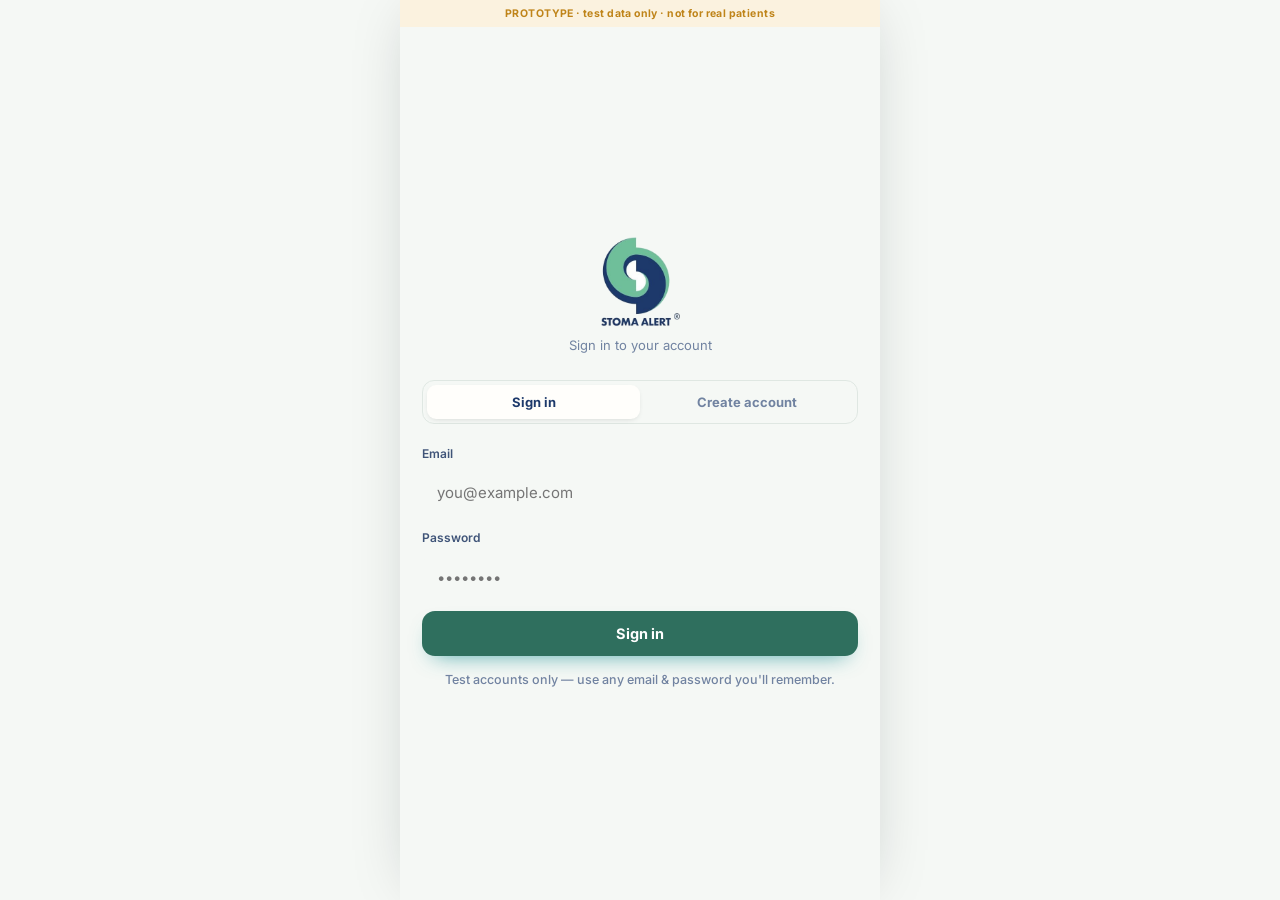
<file: index.html>
<!DOCTYPE html>
<html lang="en">
<head>
<meta charset="UTF-8">
<meta name="viewport" content="width=device-width, initial-scale=1.0, viewport-fit=cover, maximum-scale=1.0, user-scalable=no">
<title>Stoma Alert</title>
<meta name="description" content="Stoma Alert — working prototype (test data only).">
<link rel="manifest" href="manifest.webmanifest">
<meta name="theme-color" content="#2f6f5e">
<meta name="apple-mobile-web-app-capable" content="yes">
<meta name="mobile-web-app-capable" content="yes">
<meta name="apple-mobile-web-app-title" content="Stoma Alert">
<link rel="apple-touch-icon" href="icons/apple-touch-icon.png">
<link rel="icon" href="icons/icon-192.png">
<link rel="preconnect" href="https://fonts.googleapis.com">
<link rel="preconnect" href="https://fonts.gstatic.com" crossorigin>
<link href="https://fonts.googleapis.com/css2?family=Bricolage+Grotesque:opsz,wght@12..96,500;12..96,600;12..96,700;12..96,800&family=Hanken+Grotesk:wght@400;500;600;700&display=swap" rel="stylesheet">
<link href="https://fonts.googleapis.com/css2?family=DM+Sans:opsz,wght@9..40,400;9..40,500;9..40,700&display=swap" rel="stylesheet">
<!-- Inter is the app's face as of 25 Aug 2026, to Virginia's spec. Weights
     400/500/600/700 only, because the ladder below never asks for more. The
     other trial faces are fetched only if ?type= asks for them: nobody should
     download typefaces they will never see. -->
<link href="https://fonts.googleapis.com/css2?family=Inter:wght@400;500;600;700&display=swap" rel="stylesheet">
<style>
  :root{
    /* Sage. Chosen 19 Aug 2026 over the original navy, which was cold enough
       that the whole app read as a form rather than something that helps you.
       --teal is genuinely a teal-green now; it used to be #20305c, a navy. */
    --ink:#1d2a26; --slate:#4a5b55; --mist:#7b8b84; --line:#dfe7e2;
    --paper:#fff; --wash:#f5f8f5; --teal:#2f6f5e; --teal-deep:#1f4e42; --teal-soft:#e4f0eb;
    --green:#4f9d7b; --green-soft:#e8f3ed; --amber:#bf8419; --amber-soft:#fbf2df;
    --red:#bb4a31; --red-soft:#fbece8;
    --display:"Bricolage Grotesque",sans-serif;
    --ui:"Hanken Grotesk",-apple-system,BlinkMacSystemFont,sans-serif;
    --safe-t:env(safe-area-inset-top,0px); --safe-b:env(safe-area-inset-bottom,0px);
    /* Softened 19 Aug 2026. Pure #fff against a tinted background is the tell
       that says "screen" rather than "paper", and pure near-black is harsh at
       body size. Both lift very slightly. */
    --paper:#fffefb; --ink:#26332e;
  }


  /* ---- Looks borrowed from the stomaalertapp.vercel.app prototype ----------
     Virginia found a Next.js design prototype she prefers the look of. It has no
     backend — its own banner says "Demo only, No real patient information" — so
     it cannot replace this app, but it is a fair thing to copy a look from.

     Extracted from its stylesheet: primary #2563eb, light-blue grounds #f7faff /
     #f5f8fc / #e8f0ff, muted slate-blues #405a77 / #526b87 / #6b7f9c, borders
     #dfe8f2 / #d4e0ee, DM Sans throughout, corners 9-18px.

     Two trials, because there is a real decision buried here. The prototype is
     BLUE and cool, and cool-and-clinical is exactly what we moved away from on
     19 Aug when Virginia called this app sterile. So:

       ?look=blue     the prototype's palette and type, faithfully
       ?look=dmsans   the prototype's TYPE and card style on our sage palette

     The second is the interesting one: most of what makes that prototype feel
     better is DM Sans and its spacing, not the blue. */

  body[data-look="blue"], body[data-look="dmsans"]{
    --display:"DM Sans",sans-serif;
    --ui:"DM Sans",-apple-system,BlinkMacSystemFont,sans-serif;
  }
  /* Its corners are tighter than ours and its cards sit on a hairline rather
     than a shadow — closer to a document, further from a phone app. */
  body[data-look="blue"] .card, body[data-look="dmsans"] .card{
    border-radius:14px; box-shadow:none; border:1px solid var(--line);
  }
  body[data-look="blue"] .input, body[data-look="dmsans"] .input{ border-radius:10px; }
  body[data-look="blue"] .btn, body[data-look="dmsans"] .btn{ border-radius:12px; }
  body[data-look="blue"] .h, body[data-look="dmsans"] .h{ letter-spacing:-.015em; font-weight:700; }

  body[data-look="blue"]{
    --ink:#16233a; --slate:#405a77; --mist:#6b7f9c; --line:#dfe8f2;
    --paper:#fff; --wash:#f7faff;
    --teal:#2563eb; --teal-deep:#1d4ed8; --teal-soft:#e8f0ff;
    --green:#0e9f6e; --green-soft:#e6f6f0; --amber:#b45309; --amber-soft:#fdf3e7;
    --red:#dc2626; --red-soft:#fdeaea;
  }

  /* ---- Type trials -------------------------------------------------------
     Virginia, 25 Aug 2026: "the fonts need to change as well."

     Today is Bricolage Grotesque over Hanken Grotesk. Bricolage is a display
     face with real character — and character is exactly what reads as
     "designed by someone with an opinion" rather than "an app". The concept
     board she likes uses a plain geometric sans for everything, which is why
     it looks like a product.

       ?type=dmsans    the prototype's own face, one family throughout
       ?type=jakarta   Plus Jakarta Sans — friendlier, slightly rounder
       ?type=manrope   Manrope — the house style used everywhere else
       ?type=inter     Inter — the closest match to the board's own type

     One family for both roles in all three, on purpose: the mock's calm comes
     partly from not switching typeface between a heading and a label. */
  body[data-type="dmsans"]{ --display:"DM Sans",sans-serif; --ui:"DM Sans",-apple-system,BlinkMacSystemFont,sans-serif; }
  body[data-type="jakarta"]{ --display:"Plus Jakarta Sans",sans-serif; --ui:"Plus Jakarta Sans",-apple-system,BlinkMacSystemFont,sans-serif; }
  body[data-type="manrope"]{ --display:"Manrope",sans-serif; --ui:"Manrope",-apple-system,BlinkMacSystemFont,sans-serif; }
  body[data-type="inter"]{ --display:"Inter",sans-serif; --ui:"Inter",-apple-system,BlinkMacSystemFont,sans-serif; }
  /* Bricolage carries its own tight tracking; a plain grotesque does not need
     as much of it and looks pinched if it inherits the same numbers. */
  body[data-type] .h{ letter-spacing:-.015em; }
  body[data-type] .hero .big{ letter-spacing:-.02em; }

  /* ---- The type scale ----------------------------------------------------
     Virginia's spec, 25 Aug 2026. Weight is the only thing carrying hierarchy
     now that one family does every job, so it is written down rather than
     chosen per component:

       main headings      600-700     buttons             600
       section headings   600         numbers/statistics  600-700
       body text          400         small labels        500
       navigation         500

     Inter has a real 500, so labels and navigation can sit between body and
     semibold instead of being bolder than they need to be. */
  .h{ font-weight:700; }
  .rep-h{ font-weight:600; }
  body{ font-weight:400; }
  .btn, .sup-open, .sharepill, .chkPill{ font-weight:600; }
  .counts .c .n, .statuscard .big{ font-weight:700; }
  .kic, .fl, .ssub, .bit, .ivflag{ font-weight:500; }
  .tab{ font-weight:500; }
  /* Small uppercase needs the extra tracking back: at 500 rather than 700 the
     letters sit closer together and KIC-style labels start to look crowded. */
  .kic{ letter-spacing:.13em; }

  /* ---- ?look=board -------------------------------------------------------
     The visual qualities of the concept board Virginia liked, without any of
     its invented content. Three things were doing the work in that mock-up and
     none of them is a feature:

       a tinted ground per section, so screens stop blurring into one another
       values as chips rather than a sentence, so they can be scanned
       more air between blocks, so it reads calmer while fitting less

     Done entirely in CSS keyed off each section's own data-view, so no markup
     moved and nothing is riskier than a stylesheet. */
  body[data-look="board"] .card{ margin-bottom:16px; }
  body[data-look="board"] .view > .h{ margin-bottom:18px; }
  body[data-look="board"] .entry{ margin-bottom:12px; }

  /* One accent per section, across EVERY screen — Virginia, 25 Aug 2026: "can we
     run the colour scheme across all pages". Five grounds, not nineteen: the
     point is that a screen tells you which KIND of place you are in, and
     nineteen tints would just be noise wearing a system's clothes. */
  /* sage — the everyday screens: where you are and how you are doing */
  body[data-look="board"] section[data-view="home"] .card,
  body[data-look="board"] section[data-view="checkin"] .card,
  body[data-look="board"] section[data-view="checkindone"] .card,
  body[data-look="board"] section[data-view="dailycare"] .card,
  body[data-look="board"] section[data-view="progress"] .card{
    background:#f6fbf8; border-color:#dceee5;
  }
  /* blue — anything involving someone else: a plan, a message, a clinician */
  body[data-look="board"] section[data-view="careplan"] .card,
  body[data-look="board"] section[data-view="messages"] .card,
  body[data-look="board"] section[data-view="support"] .card,
  body[data-look="board"] section[data-view="caseload"] .card,
  body[data-look="board"] section[data-view="ndetail"] .card,
  body[data-look="board"] section[data-view="reports"] .card,
  body[data-look="board"] section[data-view="nmessages"] .card{
    background:#f7f9fd; border-color:#dfe6f3;
  }
  /* violet — the record: what you wrote down and what you photographed */
  body[data-look="board"] section[data-view="history"] .card,
  body[data-look="board"] section[data-view="capture"] .card,
  body[data-look="board"] section[data-view="more"] .card,
  body[data-look="board"] section[data-view="profile"] .card{
    background:#fbf9fd; border-color:#e8e2f0;
  }
  /* cyan — reading and learning */
  body[data-look="board"] section[data-view="learn"] .card,
  body[data-look="board"] section[data-view="guide"] .card{
    background:#f7fbfd; border-color:#dceaf1;
  }
  /* warm — shopping. Supplies is not a chart and should not feel like one */
  body[data-look="board"] section[data-view="supplies"] .card,
  body[data-look="board"] section[data-view="asupplies"] .card,
  body[data-look="board"] section[data-view="acontent"] .card{
    background:#fffaf2; border-color:#f2e6d3;
  }
  body[data-look="board"] .card{ border-style:solid; }

  /* Values as chips. The separator is a pseudo-element by default so the plain
     look keeps its "900ml out · 2 changes" sentence and only the board look
     breaks them apart. */
  .bit + .bit::before{ content:' · '; color:var(--mist); font-weight:400; }
  /* The chips wrap, so the date has to sit at the top of the row rather than
     be centred against a block that is now two lines tall. */
  body[data-look="board"] .entry .top{ align-items:flex-start; }
  body[data-look="board"] .entry .nm{ display:flex; flex-wrap:wrap; gap:5px; flex:1; min-width:0; }
  body[data-look="board"] .entry .when{ white-space:nowrap; padding-top:2px; }
  body[data-look="board"] .bit{
    font-size:11px; font-weight:600; color:var(--slate); background:var(--wash);
    border:1px solid var(--line); border-radius:100px; padding:2px 9px;
  }
  body[data-look="board"] .bit + .bit::before{ content:none; }

  /* ---- Theme trials -------------------------------------------------------
     Sage is now the default. Add ?theme=navy (the original), ?theme=warm or
     ?theme=dusk to the URL to see the whole app
     in a different palette. Nothing changes without the parameter, so this is
     safe to have live: it is a way to decide a look on a real phone with real
     content, rather than from a mock-up that always flatters.

     The diagnosis being tested: the app is not badly laid out, it is cold.
     --teal is really navy #20305c and --wash is a blue-grey, so every screen is
     navy on grey behind hairline borders. That reads as a form to fill in. Each
     trial below keeps the structure and only moves the temperature. */

  /* Warm clinical — keeps the navy for trust, warms every neutral around it.
     The most conservative option, and the easiest to defend to a clinician. */
  body[data-theme="warm"]{
    --ink:#231f1c; --slate:#5c534c; --mist:#8a7f76; --line:#e8e0d8;
    --wash:#faf6f1; --teal:#1f3a5f; --teal-deep:#152840; --teal-soft:#e7ecf3;
    --green:#4a8f6c; --green-soft:#e7f1ea; --amber:#b8791a; --amber-soft:#fbf1de;
    --red:#b4442c; --red-soft:#fbeae5;
  }

  /* Brand — the logo's own two colours, sampled from stoma-assets/logo.jpg:
     navy #1d396b and green #6fbf9a. Virginia, 25 Aug 2026: the logo is blue and
     green, the app is only green.

     The trick is WHERE the blue goes. Navy as a ground is what made the app
     cold on 19 Aug, so it does not become one here. Instead it takes the deep
     end of every gradient and the headings, while the ground, the actions and
     the status colours stay sage. The dark panels then run green-into-navy,
     which is the logo's own move: two colours turning into each other. */
  /* Three of them, because "some blue" has more than one honest answer and the
     only way to choose is to flick between them on a real phone:

       ?theme=brand       quietest. Navy headings, navy deep end of gradients.
       ?theme=brandpills  the same, plus shading round every pill and tile.
       ?theme=brandink    the same, plus the body copy goes navy-slate.

     All three share the tokens; each adds to the one above it. */
  body[data-theme="brand"], body[data-theme="brandpills"], body[data-theme="brandink"]{
    --navy:#1d396b; --navy-soft:#e9eef7; --navy-line:#c6d3e8;
    --teal-deep:#1d396b;          /* deep end of every panel gradient */
  }
  body[data-theme="brand"] .h,   body[data-theme="brandpills"] .h,   body[data-theme="brandink"] .h,
  body[data-theme="brand"] .rep-h, body[data-theme="brandpills"] .rep-h, body[data-theme="brandink"] .rep-h{
    color:var(--navy);
  }

  /* ---- brandpills: shading round the pill boxes -------------------------
     A tinted ground and a navy hairline rather than a heavier border, so the
     pills sit on the page instead of being drawn on it. The shadow is barely
     there on purpose: at 2px it reads as depth, at 6px it reads as a button
     from 2011. */
  body[data-theme="brandpills"] .chkPill,
  body[data-theme="brandink"] .chkPill{
    background:var(--navy-soft); border-color:var(--navy-line); color:var(--navy);
    box-shadow:0 1px 2px rgba(29,57,107,.08);
  }
  body[data-theme="brandpills"] .chkPill .chev,
  body[data-theme="brandink"] .chkPill .chev{ color:var(--navy); opacity:.55; }
  body[data-theme="brandpills"] .sup,
  body[data-theme="brandink"] .sup{
    border-color:var(--navy-line); box-shadow:0 1px 2px rgba(29,57,107,.06);
  }
  body[data-theme="brandpills"] .sup.on,
  body[data-theme="brandink"] .sup.on{
    background:var(--navy-soft); border-color:var(--navy); color:var(--navy);
  }
  body[data-theme="brandpills"] .sharepill,
  body[data-theme="brandink"] .sharepill{ border-color:var(--navy-line); color:var(--navy); }
  body[data-theme="brandpills"] .counts .c,
  body[data-theme="brandink"] .counts .c{
    border-color:var(--navy-line); box-shadow:0 1px 2px rgba(29,57,107,.06);
  }

  /* ---- brandink: blue writing -------------------------------------------
     The secondary copy goes navy-slate. Deliberately the LAST step, because
     this is the one that starts to feel clinical again if it goes too far —
     the body text is still readable-warm, only the supporting text cools. */
  body[data-theme="brandink"]{
    --slate:#3f5478; --mist:#7183a1;
  }
  /* .kic stays green: the eyebrow and the heading below it become the logo's
     two colours stacked, which is the whole point. Status colours are never
     touched — red, amber and green are clinical signal, not decoration. */

  /* The original navy, kept reachable so the change can be compared against
     what it replaced rather than remembered. */
  body[data-theme="navy"]{
    --ink:#1a2733; --slate:#46586b; --mist:#6b7d8f; --line:#e2e9ef;
    --wash:#f4f6fa; --teal:#20305c; --teal-deep:#172446; --teal-soft:#e9ecf5;
    --green:#4f9d7b; --green-soft:#e8f3ed; --amber:#c98a17; --amber-soft:#fbf2df;
    --red:#c0492f; --red-soft:#fbece8;
  }

  /* The press feedback stays: it makes the app feel answerable rather than
     rigid. Behind prefers-reduced-motion, because a stoma app has users for whom
     animation is genuinely unwelcome. */
  @media (prefers-reduced-motion:no-preference){
    .btn, .chkPill{ transition:transform .12s ease, box-shadow .18s ease; }
    .btn:active, .chkPill:active{ transform:scale(.975); }
  }

  /* Dusk — plum and clay. Warm, distinctive, still serious. The one that would
     not be mistaken for every other health app. */
  body[data-theme="dusk"]{
    --ink:#241d28; --slate:#574a5c; --mist:#847785; --line:#e8dfe6;
    --wash:#faf5f7; --teal:#5b3a66; --teal-deep:#412a4a; --teal-soft:#f0e8f2;
    --green:#4f8f74; --green-soft:#e7f1ec; --amber:#bd7c2a; --amber-soft:#fbf0e2;
    --red:#b8493c; --red-soft:#fbebe9;
  }

  *{box-sizing:border-box;margin:0;padding:0;-webkit-tap-highlight-color:transparent;}
  html,body{height:100%;}
  body{font-family:var(--ui); color:var(--ink); line-height:1.62; background:var(--wash);
    -webkit-font-smoothing:antialiased; overscroll-behavior:none;}
  .app{position:fixed; inset:0; display:flex; flex-direction:column; max-width:480px; margin:0 auto;
    background:var(--wash); box-shadow:0 0 60px -20px rgba(14,22,32,.25);}

  .topbar{flex:0 0 auto; padding:calc(var(--safe-t) + 12px) 18px 12px; display:flex; align-items:center; gap:11px;
    background:var(--paper); border-bottom:1px solid var(--line);}
  .topbar .mark{width:30px;height:30px;border-radius:9px;flex:0 0 auto;
    background:linear-gradient(150deg,var(--teal),var(--teal-deep));display:flex;align-items:center;justify-content:center;
    box-shadow:0 5px 13px -6px rgba(10,138,143,.6);}
  .topbar .ttl{font-family:var(--display); font-weight:700; font-size:16px; letter-spacing:-.02em;}
  .topbar .ttl b{color:var(--teal);}
  .topbar .role{font-size:10px;font-weight:700;letter-spacing:.08em;text-transform:uppercase;color:var(--teal-deep);
    background:var(--teal-soft);padding:4px 9px;border-radius:100px;}
  .topbar .logout{margin-left:auto;font-family:var(--ui);font-size:12px;font-weight:600;color:var(--mist);
    background:none;border:1px solid var(--line);padding:6px 12px;border-radius:100px;cursor:pointer;}

  .views{flex:1 1 auto; overflow-y:auto; -webkit-overflow-scrolling:touch;}
  .view{display:none; padding:18px 16px 26px;} .view.on{display:block;}
  .kic{font-size:11px;font-weight:700;letter-spacing:.12em;text-transform:uppercase;color:var(--green);margin-bottom:4px;}
  .h{font-family:var(--display);font-weight:700;font-size:23px;letter-spacing:-.02em;line-height:1.06;margin-bottom:14px;color:var(--teal);}
  .ssub{font-size:12.5px;color:var(--mist);} .muted{color:var(--mist);}

  .card{background:var(--paper);border:1px solid transparent;border-radius:24px;padding:19px;margin-bottom:12px;
    box-shadow:0 1px 2px rgba(29,42,38,.04), 0 8px 22px -10px rgba(29,42,38,.16);}
  /* ?soft=0 restores the original flat, hairline-bordered look for comparison. */
  body[data-soft="0"] .card{border-color:var(--line);border-radius:18px;padding:16px;box-shadow:none;}
  body[data-soft="0"]{line-height:1.5;--paper:#fff;--ink:#1d2a26;}
  .btn{border-radius:16px;display:flex;align-items:center;justify-content:center;gap:8px;background:var(--teal);color:#fff;
    font-family:var(--ui);font-weight:700;font-size:14.5px;border:none;border-radius:13px;padding:14px;width:100%;cursor:pointer;
    box-shadow:0 10px 22px -12px rgba(10,138,143,.8);}
  .btn:disabled{opacity:.55;}
  .btn.ghost{background:var(--paper);color:var(--teal-deep);border:1.5px solid var(--teal-soft);box-shadow:none;}
  .btn:active{transform:scale(.99);}
  .btn svg{width:16px;height:16px;stroke:#fff;fill:none;stroke-width:2;}
  .btn.ghost svg{stroke:var(--teal-deep);}
  /* Filled rather than outlined: fewer hard edges per screen, and a field you
     are invited into rather than boxed out of. ?soft=0 restores the outline. */
  .input{width:100%;font-family:var(--ui);font-size:15px;color:var(--ink);background:var(--wash);
    border:1px solid transparent;border-radius:14px;padding:13px 14px;margin-bottom:10px;}
  .input:focus{outline:none;background:var(--paper);border-color:var(--teal);}
  body[data-soft="0"] .input{background:var(--paper);border-color:var(--line);border-radius:12px;}
  label.fl{display:block;font-size:12px;font-weight:600;color:var(--slate);margin:2px 0 6px;}

  /* auth */
  .auth-wrap{flex:1 1 auto;overflow-y:auto;display:flex;flex-direction:column;justify-content:center;
    padding:24px 22px calc(var(--safe-b) + 24px);}
  .brandbig{display:flex;align-items:center;gap:12px;justify-content:center;margin-bottom:8px;}
  .brandbig .mark{width:44px;height:44px;border-radius:13px;background:linear-gradient(150deg,var(--teal),var(--teal-deep));
    display:flex;align-items:center;justify-content:center;box-shadow:0 8px 20px -8px rgba(10,138,143,.6);}
  .brandbig .name{font-family:var(--display);font-weight:700;font-size:22px;letter-spacing:-.02em;}
  .brandbig .name b{color:var(--teal);}
  .auth-sub{text-align:center;font-size:13px;color:var(--mist);margin-bottom:24px;}
  .seg-tabs{display:flex;background:var(--wash);border:1px solid var(--line);border-radius:12px;padding:4px;margin-bottom:18px;}
  .seg-tabs button{flex:1;font-family:var(--ui);font-weight:700;font-size:13px;color:var(--mist);background:none;border:none;
    padding:9px;border-radius:9px;cursor:pointer;}
  .seg-tabs button.on{background:var(--paper);color:var(--teal-deep);box-shadow:0 2px 6px -3px rgba(0,0,0,.2);}
  .roles{display:grid;grid-template-columns:1fr 1fr;gap:9px;margin-bottom:12px;}
  .roles button{font-family:var(--ui);font-weight:700;font-size:13px;color:var(--slate);background:var(--paper);
    border:1.5px solid var(--line);border-radius:12px;padding:12px;cursor:pointer;}
  .roles button.on{border-color:var(--teal);background:var(--teal-soft);color:var(--teal-deep);}
  .err{font-size:12.5px;color:var(--red);background:var(--red-soft);border:1px solid rgba(192,73,47,.2);
    border-radius:10px;padding:10px 12px;margin-bottom:12px;display:none;}
  .err.show{display:block;}
  .ok{font-size:12.5px;color:var(--green);background:var(--green-soft);border:1px solid rgba(47,158,107,.2);
    border-radius:10px;padding:10px 12px;margin-bottom:12px;display:none;}
  .ok.show{display:block;}

  /* tabs */
  .tabs{flex:0 0 auto;display:flex;justify-content:space-around;align-items:center;
    padding:9px 6px calc(var(--safe-b) + 9px);background:rgba(255,255,255,.92);backdrop-filter:blur(12px);border-top:1px solid var(--line);}
  .tab{display:flex;flex-direction:column;align-items:center;gap:3px;font-size:9.5px;font-weight:600;color:var(--mist);
    background:none;border:none;font-family:var(--ui);cursor:pointer;flex:1;padding:3px 0;}
  .tab svg{width:22px;height:22px;stroke:var(--mist);fill:none;stroke-width:1.9;}
  .tab.on{color:var(--teal);} .tab.on svg{stroke:var(--teal);}
  /* The centre button. A check-in is the one thing this app exists to collect,
     so it stops being a tab among six and becomes the obvious thing to press.
     Lifted above the bar because a raised control reads as an action and a
     flat one reads as a destination. */
  .tab--action{flex:0 0 auto;}
  .tab--action .fab{width:52px;height:52px;border-radius:50%;margin-top:-22px;
    display:grid;place-items:center;background:linear-gradient(150deg,var(--teal),var(--teal-deep));
    box-shadow:0 6px 18px rgba(29,57,107,.28);border:3px solid var(--paper);}
  .tab--action .fab svg{width:24px;height:24px;stroke:#fff;stroke-width:2.4;}
  .tab--action{color:var(--teal);}
  /* More: a screen, not a popover. A popover on a phone is one more thing to
     dismiss, and everything behind it is a place you were trying to get to. */
  .donetick{width:64px;height:64px;border-radius:50%;margin:6px auto 14px;display:grid;place-items:center;
    background:linear-gradient(150deg,var(--teal),var(--teal-deep));box-shadow:0 10px 26px rgba(29,57,107,.24);}
  .donetick svg{width:30px;height:30px;stroke:#fff;fill:none;stroke-width:2.6;}
  .donerow{display:flex;align-items:center;gap:10px;padding:11px 0;border-top:1px solid var(--line);font-size:13.5px;}
  .donerow:first-child{border-top:0;}
  .donerow .v{margin-left:auto;font-weight:700;}
  .morerow{display:flex;align-items:center;gap:13px;width:100%;text-align:left;
    background:var(--paper);border:1px solid var(--line);border-radius:15px;padding:14px;
    margin-bottom:9px;cursor:pointer;font-family:var(--ui);font-size:14px;font-weight:600;color:var(--ink);}
  .morerow svg{width:21px;height:21px;stroke:var(--teal);fill:none;stroke-width:1.9;flex:0 0 auto;}
  .morerow .go{margin-left:auto;color:var(--mist);font-weight:500;}

  /* check-in metric */
  .metric{margin-bottom:18px;}
  .metric .ml{display:flex;justify-content:space-between;align-items:center;gap:8px;flex-wrap:wrap;font-size:13px;font-weight:700;margin-bottom:8px;color:var(--ink);}
  .metric .ml .mh{display:flex;align-items:center;gap:7px;white-space:nowrap;}
  .metric .ml .hint{font-size:11px;color:var(--mist);font-weight:500;white-space:nowrap;}
  .dots{display:flex;gap:7px;}
  .dots .d{flex:1;height:30px;border-radius:9px;background:var(--wash);border:1px solid var(--line);
    display:flex;align-items:center;justify-content:center;font-size:12px;font-weight:700;color:var(--mist);cursor:pointer;}
  .dots .d.sel{color:#fff;}
  .dots .d.sel.g{background:var(--green);border-color:var(--green);}
  .dots .d.sel.a{background:var(--amber);border-color:var(--amber);}
  .dots .d.sel.r{background:var(--red);border-color:var(--red);}

  /* self-interview */
  .q{margin-bottom:17px;}
  .q:last-child{margin-bottom:0;}
  .qh{font-size:13px;font-weight:700;color:var(--ink);margin-bottom:9px;display:flex;align-items:baseline;gap:7px;flex-wrap:wrap;}
  .qh .sub{font-weight:500;color:var(--mist);font-size:11px;}
  /* ---- home hero: the summary panel ----------------------------------------
     One dark card carrying the greeting state, the single next action, and the
     record so far. The accent is a light sage, not the reference's cyan: the
     19 Aug move to warm sage was a decision, and borrowing a layout is not a
     reason to quietly reopen it. --hero-accent is scoped to the card so it
     cannot leak into the rest of the app. */
  .hero{--hero-accent:#8fdcbe;padding:22px 20px;}
  .hero::after{right:-56px;top:-56px;width:180px;height:180px;background:rgba(255,255,255,.06);}
  .hero .big{font-family:var(--display);font-weight:700;font-size:clamp(28px,8vw,40px);
    line-height:1.05;letter-spacing:-.03em;margin:14px 0 10px;}
  .hero .big em{display:block;font-style:normal;color:var(--hero-accent);}
  .hero .smt{max-width:36ch;line-height:1.6;position:relative;z-index:1;}
  .hpill{display:inline-flex;align-items:center;gap:7px;padding:7px 13px;border-radius:999px;
    background:rgba(255,255,255,.13);border:1px solid rgba(255,255,255,.22);position:relative;z-index:1;
    font-size:10px;font-weight:700;letter-spacing:.11em;text-transform:uppercase;}
  .hpill i{width:6px;height:6px;border-radius:50%;background:var(--hero-accent);flex:0 0 auto;}
  .hero-cta{display:flex;align-items:center;gap:15px;flex-wrap:wrap;margin-top:17px;position:relative;z-index:1;}
  .hero .hbtn{width:auto;min-height:44px;padding:0 17px;background:#fff;color:var(--teal-deep);
    border:none;font-weight:700;font-size:13.5px;display:inline-flex;align-items:center;gap:8px;}
  .hero .hbtn svg{width:17px;height:17px;stroke:var(--teal-deep);fill:none;stroke-width:2;}
  /* Nothing here nags. The badge appears only when something is actually due,
     and says how many, so it can be believed rather than tuned out. */
  .duepill{display:none;margin-left:7px;padding:2px 8px;border-radius:999px;font-size:11px;
    font-weight:700;letter-spacing:.02em;background:#fff;color:var(--amber);vertical-align:middle;}
  .duepill.on{display:inline-block;}
  /* Due and overdue on the hero. Amber means today, red means it has gone past
     — the same two colours the rest of the app already uses for "look at this"
     and "this one matters". Nothing appears at all when nothing is waiting,
     which is what makes it worth looking at when it does. */
  .herodue{display:flex;flex-direction:column;gap:8px;margin-top:16px;position:relative;z-index:1;}
  .duerow{display:flex;align-items:center;gap:10px;width:100%;text-align:left;font:inherit;
    color:#fff;cursor:pointer;padding:11px 13px;border-radius:13px;
    background:rgba(255,255,255,.1);border:1px solid rgba(255,255,255,.18);}
  .duerow:hover{background:rgba(255,255,255,.16);}
  .duerow svg{width:19px;height:19px;stroke:#fff;fill:none;stroke-width:1.9;flex:0 0 auto;}
  .duerow .t{font-size:13.5px;font-weight:600;}
  .duerow .c{margin-left:auto;font-size:11px;font-weight:700;padding:3px 9px;border-radius:999px;
    background:#fff;color:var(--amber);white-space:nowrap;}
  .duerow.over{background:rgba(255,255,255,.16);border-color:rgba(255,255,255,.38);}
  .duerow.over .c{color:var(--red);}
  .duerow .go{opacity:.7;font-weight:700;}
  /* Same idea on a paper card rather than the sage hero. */
  .lowpill{display:none;margin-left:8px;padding:2px 8px;border-radius:999px;font-size:11px;
    font-weight:700;letter-spacing:.02em;background:var(--amber-soft);color:var(--amber);vertical-align:middle;}
  .lowpill.on{display:inline-block;}
  .hlink{background:none;border:none;color:#fff;opacity:.88;font:inherit;font-weight:700;
    font-size:13px;cursor:pointer;padding:4px 0;}
  .hero-trust{display:flex;flex-wrap:wrap;gap:7px 15px;margin-top:18px;opacity:.6;position:relative;z-index:1;
    font-size:9px;font-weight:700;letter-spacing:.1em;text-transform:uppercase;}
  .hero-trust span{display:inline-flex;align-items:center;gap:5px;}
  .hero-trust svg{width:12px;height:12px;stroke:#fff;fill:none;stroke-width:1.8;}
  .hero-panel{position:relative;z-index:1;margin-top:20px;padding:15px;border-radius:16px;
    background:rgba(255,255,255,.08);border:1px solid rgba(255,255,255,.16);}
  .hp-head{display:flex;justify-content:space-between;align-items:flex-start;gap:10px;}
  .hp-head b{display:block;font-size:13.5px;font-weight:700;}
  .hp-head > div > span{font-size:11px;opacity:.6;}
  .hp-state{display:inline-flex;align-items:center;gap:6px;font-size:10px;font-weight:700;
    letter-spacing:.06em;opacity:.9;white-space:nowrap;}
  .hp-state i{width:6px;height:6px;border-radius:50%;background:var(--hero-accent);flex:0 0 auto;}
  .hp-steps{display:grid;grid-template-columns:repeat(4,1fr);gap:5px;margin-top:15px;}
  /* The steps you have not reached yet were at .48 opacity, which was already
     faint on the sage panel and became unreadable once the panel went navy on
     25 Aug. They are BUTTONS — a control you cannot read is a control you do
     not press. Raised to .82, with a stronger tile behind the icon and a
     slightly larger label. The current step still stands out, because it is
     solid accent against translucent white rather than merely brighter. */
  .hp-step{background:none;border:none;font:inherit;color:#fff;cursor:pointer;text-align:center;
    padding:0;opacity:.82;}
  .hp-step .n{font-size:9.5px;font-weight:700;letter-spacing:.1em;}
  .hp-step i{display:flex;align-items:center;justify-content:center;width:38px;height:38px;
    margin:5px auto;border-radius:11px;background:rgba(255,255,255,.17);border:1px solid rgba(255,255,255,.3);}
  .hp-step svg{width:18px;height:18px;stroke:#fff;fill:none;stroke-width:2;}
  .hp-step .l{font-size:10.5px;font-weight:600;}
  .hp-step.on{opacity:1;}
  .hp-step.on i{background:var(--hero-accent);border-color:transparent;}
  .hp-step.on svg{stroke:var(--teal-deep);}
  .hp-now{margin-top:13px;padding:12px;border-radius:12px;display:flex;gap:11px;align-items:center;
    width:100%;text-align:left;font:inherit;color:#fff;cursor:pointer;
    background:rgba(255,255,255,.09);border:1px solid rgba(255,255,255,.14);}
  .hp-now:hover{background:rgba(255,255,255,.14);border-color:rgba(255,255,255,.24);}
  .hp-now:active{transform:scale(.995);}
  .hp-now .go{margin-left:auto;flex:0 0 auto;opacity:.7;font-size:19px;font-weight:300;line-height:1;}
  .hp-now .hic{display:flex;align-items:center;justify-content:center;width:38px;height:38px;flex:0 0 auto;
    border-radius:11px;background:var(--hero-accent);}
  .hp-now .hic svg{width:19px;height:19px;stroke:var(--teal-deep);fill:none;stroke-width:1.9;}
  .hp-now .k{font-size:9.5px;font-weight:700;letter-spacing:.1em;text-transform:uppercase;color:var(--hero-accent);}
  .hp-now .t{font-family:var(--display);font-size:15px;font-weight:700;margin-top:2px;}
  .hp-now .d{font-size:11.5px;opacity:.72;margin-top:3px;line-height:1.45;}
  .hp-stats{display:grid;grid-template-columns:repeat(auto-fit,minmax(0,1fr));margin-top:13px;
    border-top:1px solid rgba(255,255,255,.14);}
  .hp-stat{padding:12px 9px 2px;min-width:0;}
  .hp-stat + .hp-stat{border-left:1px solid rgba(255,255,255,.14);}
  .hp-stat .k{font-size:10px;font-weight:700;opacity:.6;}
  .hp-stat .v{font-family:var(--display);font-size:14px;font-weight:700;margin-top:3px;line-height:1.2;
    overflow-wrap:break-word;}
  .hp-stat .d{font-size:9.5px;opacity:.6;line-height:1.4;margin-top:3px;}
  /* No two-column variant on purpose. .app is capped at 480px, so a viewport
     media query would fire on a desktop window while the card itself stayed
     phone-width, and the columns would collapse into each other. */
  /* minmax(0,1fr), not 1fr. A bare 1fr track has an auto minimum, so it refuses
     to go below the tile's min-content width - and "Latest rating" is nowrap.
     At 375px that pushed the right-hand column 17px past the edge and clipped
     its chevron silently, because the overflow does not scroll. */
  .statrow{display:grid;grid-template-columns:repeat(2,minmax(0,1fr));gap:10px;margin-top:12px;}
  /* Padding, gap and icon are all a notch tighter than they look like they want
     to be. Two tiles across a 375px phone leaves the label about 70px, and
     "Latest rating" needs 65 of them. Loosen any of these three and it goes
     back to reading "Latest r...". */
  .stat{background:var(--paper);border:1px solid var(--line);border-radius:14px;padding:9px;
    display:flex;align-items:center;gap:7px;
    width:100%;text-align:left;font:inherit;color:inherit;cursor:pointer;}
  .stat:active{transform:scale(.995);}
  /* Two of the four ratings are picked and two are worked out. This panel is
     the only place that difference is ever stated. */
  .why{background:var(--paper);border:1px solid var(--line);border-radius:14px;
    padding:12px 13px;margin-top:9px;display:none;}
  .why.on{display:block;}
  .why .wh{font-weight:700;font-size:13px;margin-bottom:5px;}
  .why ul{margin:6px 0 0;padding-left:17px;}
  .why li{font-size:12.5px;line-height:1.5;}
  .stat .si{display:flex;align-items:center;justify-content:center;width:26px;height:26px;flex:0 0 auto;
    border-radius:9px;background:var(--teal-soft);}
  .stat .si svg{width:16px;height:16px;stroke:var(--teal-deep);fill:none;stroke-width:1.8;}
  .stat .sb{flex:1;min-width:0;}
  .stat .sl{font-size:9.5px;font-weight:700;letter-spacing:.11em;text-transform:uppercase;color:var(--mist);}
  .stat .sd{font-size:10.5px;font-weight:700;color:var(--ink);margin-top:1px;}
  .stat .sv{font-family:var(--display);font-weight:700;font-size:17px;color:var(--teal);flex:0 0 auto;}
  .stat .sv em{font-style:normal;font-size:11px;font-weight:600;color:var(--mist);}
  /* A tile that can be opened has to look like one. Without this the panel
     existed and nobody had any reason to go looking for it. */
  .stat .sc{flex:0 0 auto;margin-left:3px;color:var(--mist);font-size:13px;font-weight:300;line-height:1;
    transition:transform .16s ease;}
  /* "Latest rating" wrapped to two lines once the chevron took its width, which
     made two tiles side by side different heights. */
  .stat .sd{white-space:nowrap;overflow:hidden;text-overflow:ellipsis;}
  .stat.open .sc{transform:rotate(90deg);}
  .stat.open{border-color:var(--teal);}
  .statshint{font-size:11.5px;color:var(--mist);margin-top:8px;text-align:center;}
  .tickbox{flex:0 0 auto;width:22px;height:22px;margin-right:9px;border-radius:7px;cursor:pointer;
    border:1.5px solid var(--line);background:var(--paper);color:#fff;font-size:13px;font-weight:700;
    display:flex;align-items:center;justify-content:center;font-family:var(--ui);}
  .tickbox.on{background:var(--teal);border-color:var(--teal);}
  .chipset{display:flex;flex-wrap:wrap;gap:7px;}
  .selchip{font-family:var(--ui);font-size:12.5px;font-weight:600;color:var(--slate);background:var(--paper);
    border:1.5px solid var(--line);border-radius:100px;padding:8px 13px;cursor:pointer;user-select:none;transition:background .12s,border-color .12s,color .12s;}
  .selchip.on{border-color:var(--teal);background:var(--teal-soft);color:var(--teal-deep);}
  .selchip.warn.on{border-color:var(--amber);background:var(--amber-soft);color:var(--amber);}
  .selchip.bad.on{border-color:var(--red);background:var(--red-soft);color:var(--red);}
  .subq{margin-top:12px;padding-left:12px;border-left:2px solid var(--teal-soft);}
  .subq.hidden{display:none;}
  .hidden{display:none;}
  /* A four-column grid, not a flex row. The labels sit under the swatches and
     "Transparent" is nearly twice the width of the 34px chip it belongs to - as
     a centred absolute label it ran straight over "White" next to it. The cell
     is what carries the width now, so the longest word sets the spacing. */
  .swatches{display:grid;grid-template-columns:repeat(4,1fr);gap:10px 6px;
    justify-items:center;padding-bottom:4px;}
  .swcell{display:flex;flex-direction:column;align-items:center;gap:3px;max-width:100%;}
  .swatch{width:34px;height:34px;border-radius:9px;border:2px solid var(--line);cursor:pointer;position:relative;box-shadow:inset 0 0 0 1px rgba(0,0,0,.04);}
  .swatch.on{border-color:var(--teal);box-shadow:0 0 0 3px var(--teal-soft);}
  .swatch.on::after{content:"\2713";position:absolute;inset:0;display:flex;align-items:center;justify-content:center;font-size:15px;font-weight:700;color:#fff;text-shadow:0 1px 2px rgba(0,0,0,.55);}
  .swcell .cx{font-size:9px;color:var(--mist);text-align:center;line-height:1.2;max-width:100%;}
  .qnum{display:inline-flex;align-items:center;justify-content:center;width:20px;height:20px;border-radius:6px;background:var(--teal-soft);color:var(--teal-deep);font-size:11px;font-weight:700;flex:0 0 auto;}
  .ivflags{display:flex;flex-wrap:wrap;gap:5px;margin-top:7px;}
  .ivflag{font-size:10.5px;font-weight:600;color:var(--slate);background:var(--wash);border:1px solid var(--line);border-radius:100px;padding:2px 8px;}
  .ivflag.bad{color:var(--red);background:var(--red-soft);border-color:rgba(192,73,47,.2);}
  .ivflag.warn{color:var(--amber);background:var(--amber-soft);border-color:rgba(201,138,23,.2);}
  /* Share with nurse. Deliberately quiet when off and definite when on: the
     patient should never have to wonder which of the two states they are in. */
  .sharepill{font-size:11px;font-weight:600;color:var(--slate);background:none;
    border:1px solid var(--line);border-radius:100px;padding:3px 10px;cursor:pointer;
    font-family:inherit;margin-top:8px;display:inline-flex;align-items:center;gap:5px;}
  .sharepill:hover{border-color:var(--teal);color:var(--teal);}
  .sharepill.on{color:#fff;background:var(--teal);border-color:var(--teal);}
  .sharepill[disabled]{opacity:.55;cursor:default;}
  .pd-iv .g{margin-bottom:11px;} .pd-iv .g:last-child{margin-bottom:0;}
  .pd-iv .gl{font-size:10.5px;font-weight:700;letter-spacing:.06em;text-transform:uppercase;color:var(--mist);margin-bottom:5px;}
  .numin{width:82px;display:inline-block;margin:0 0 0 6px;padding:9px 11px;}

  .greet{font-family:var(--display);font-weight:700;font-size:22px;letter-spacing:-.02em;color:var(--teal);}
  .statuscard{background:linear-gradient(155deg,var(--teal),var(--teal-deep));color:#fff;border-radius:20px;padding:18px;margin:12px 0;position:relative;overflow:hidden;}
  .statuscard::after{content:"";position:absolute;right:-30px;top:-30px;width:120px;height:120px;border-radius:50%;background:rgba(255,255,255,.1);}
  .statuscard .lab{font-size:11px;font-weight:700;letter-spacing:.1em;text-transform:uppercase;opacity:.85;}
  .statuscard .big{font-family:var(--display);font-weight:700;font-size:22px;margin:4px 0 3px;}
  .statuscard .smt{font-size:12.5px;opacity:.92;}

  /* shared bits ported from showcase */
  .row{display:flex;align-items:center;gap:11px;}
  .avatar{width:38px;height:38px;border-radius:50%;display:flex;align-items:center;justify-content:center;font-weight:700;font-size:14px;color:#fff;flex:0 0 auto;}
  .daychip{display:inline-flex;align-items:center;gap:6px;font-size:11.5px;font-weight:600;color:var(--teal-deep);background:var(--teal-soft);padding:5px 11px;border-radius:100px;margin-top:4px;}
  .pill{font-size:10.5px;font-weight:700;padding:4px 9px;border-radius:100px;letter-spacing:.02em;}
  .pill.g{background:var(--green-soft);color:var(--green);}
  .pill.a{background:var(--amber-soft);color:var(--amber);}
  .pill.r{background:var(--red-soft);color:var(--red);}
  .pill.t{background:var(--teal-soft);color:var(--teal-deep);}

  /* home quick actions */
  .quick{display:grid;grid-template-columns:1fr 1fr;gap:10px;margin-top:4px;}
  .qa{background:var(--paper);border:1px solid var(--line);border-radius:15px;padding:14px;display:flex;flex-direction:column;gap:10px;text-align:left;cursor:pointer;font-family:var(--ui);}
  .qa:active{transform:scale(.99);}
  .qa .ic{width:34px;height:34px;border-radius:10px;display:flex;align-items:center;justify-content:center;}
  .qa .ic svg{width:18px;height:18px;fill:none;stroke-width:2;}
  .qa .t{font-size:13px;font-weight:700;color:var(--ink);} .qa .d{font-size:10.5px;color:var(--mist);}

  /* image capture */
  .viewfinder{position:relative;border-radius:18px;overflow:hidden;aspect-ratio:1/1;
    background:radial-gradient(circle at 50% 40%, #f6ddc8, #e8b896 70%, #d99f76);
    display:flex;align-items:center;justify-content:center;margin-bottom:12px;}
  .viewfinder .frameguide{position:absolute;inset:38px;border:2px dashed rgba(255,255,255,.8);border-radius:50%;}
  .viewfinder .corner{position:absolute;width:24px;height:24px;border:3px solid #fff;}
  .viewfinder .c1{top:16px;left:16px;border-right:0;border-bottom:0;border-radius:6px 0 0 0;}
  .viewfinder .c2{top:16px;right:16px;border-left:0;border-bottom:0;border-radius:0 6px 0 0;}
  .viewfinder .c3{bottom:16px;left:16px;border-right:0;border-top:0;border-radius:0 0 0 6px;}
  .viewfinder .c4{bottom:16px;right:16px;border-left:0;border-top:0;border-radius:0 0 6px 0;}
  .viewfinder .hint{position:absolute;bottom:18px;font-size:11px;font-weight:600;color:#fff;background:rgba(14,22,32,.45);padding:5px 12px;border-radius:100px;backdrop-filter:blur(4px);}
  /* keep the guide overlays above the live <video> layer (mobile compositor fix) */
  .viewfinder .corner,.viewfinder .frameguide,.viewfinder .hint{z-index:3;transform:translateZ(0);}
  .thumbs{display:flex;gap:8px;margin-bottom:12px;}
  .thumbs .th{flex:1;aspect-ratio:1;border-radius:10px;background:linear-gradient(135deg,#f0cdb4,#dba17a);border:1px solid rgba(0,0,0,.04);}
  .thumbs .th.sel{outline:2px solid var(--teal);outline-offset:1px;}
  .shutter{width:62px;height:62px;border-radius:50%;background:#fff;border:4px solid var(--teal);margin:4px auto 0;box-shadow:0 6px 16px -8px rgba(10,138,143,.7);cursor:pointer;}
  .shutter:active{transform:scale(.94);}
  /* camera mode: reclaim the fixed chrome so viewfinder + shutter sit on one screen */
  .app.cam-mode .ribbon,
  .app.cam-mode .topbar{display:none !important;}  /* !important: JS sets an inline display on #topbar which would otherwise win */
  .app.cam-mode .view[data-view="capture"]{padding-top:calc(var(--safe-t) + 10px);}
  .app.cam-mode .view[data-view="capture"] > .kic:first-child,
  .app.cam-mode .view[data-view="capture"] > .h{display:none;}
  /* collapsible photo tips — compact by default so the camera leads */
  details.captips{padding:0;}
  details.captips > summary{list-style:none;cursor:pointer;display:flex;align-items:center;gap:8px;
    font-size:12.5px;font-weight:700;color:var(--ink);padding:11px 13px;}
  details.captips > summary::-webkit-details-marker{display:none;}
  details.captips > summary .chev{margin-left:auto;transition:transform .2s;color:var(--mist);}
  details.captips[open] > summary .chev{transform:rotate(180deg);}
  details.captips > summary .tipicon{width:16px;height:16px;stroke:var(--teal);fill:none;stroke-width:2;}
  details.captips .tipbody{padding:0 13px 12px;}
  .qbadge{position:absolute;top:12px;left:12px;font-size:10.5px;font-weight:700;padding:5px 10px;border-radius:100px;color:#fff;z-index:2;}
  .qbadge.g{background:var(--green);} .qbadge.a{background:var(--amber);} .qbadge.r{background:var(--red);}
  .qwarn{font-size:11.5px;font-weight:600;border-radius:9px;padding:8px 11px;margin-bottom:6px;}
  .qwarn.g{color:var(--green);background:var(--green-soft);}
  .qwarn.a{color:var(--amber);background:var(--amber-soft);}
  .qwarn.r{color:var(--red);background:var(--red-soft);}
  .qmetrics{display:flex;gap:6px;flex-wrap:wrap;margin-top:4px;}
  .photodiary{display:grid;grid-template-columns:repeat(3,1fr);gap:8px;}
  .photodiary .pdi{aspect-ratio:1;border-radius:12px;overflow:hidden;border:1px solid var(--line);background:var(--wash);position:relative;cursor:pointer;}
  .photodiary .pdi img{width:100%;height:100%;object-fit:cover;display:block;}
  .photodiary .pdi .dt{position:absolute;left:0;right:0;bottom:0;font-size:9px;font-weight:600;color:#fff;background:linear-gradient(transparent,rgba(0,0,0,.6));padding:9px 6px 4px;}
  .photodiary .pdi .qd{position:absolute;top:6px;right:6px;width:9px;height:9px;border-radius:50%;border:1.5px solid #fff;}
  .qd.g{background:var(--green);} .qd.a{background:var(--amber);} .qd.r{background:var(--red);}
  .photodiary .empty{grid-column:1/-1;}
  .cal{background:var(--paper);border:1px solid var(--line);border-radius:16px;padding:12px 12px 14px;margin-bottom:14px;}
  .cal-top{display:flex;align-items:center;justify-content:space-between;margin-bottom:10px;}
  .cal-top button{background:none;border:none;font-size:22px;line-height:1;color:var(--slate);cursor:pointer;padding:2px 12px;border-radius:8px;}
  .cal-top button:active{background:var(--wash);}
  .cal-mon{font-weight:700;font-size:14px;color:var(--ink);}
  .cal-grid{display:grid;grid-template-columns:repeat(7,1fr);gap:3px;}
  .cal-dow{font-size:9px;font-weight:700;color:var(--mist);text-align:center;padding-bottom:3px;letter-spacing:.04em;}
  .cal-day{aspect-ratio:1;display:flex;flex-direction:column;align-items:center;justify-content:center;font-size:12.5px;border-radius:9px;color:var(--slate);}
  .cal-day.pad{visibility:hidden;}
  .cal-day.today{outline:1.5px solid var(--teal);outline-offset:-1.5px;}
  .cal-day.has{cursor:pointer;font-weight:700;color:var(--ink);background:var(--wash);}
  .cal-day.sel{background:var(--teal);color:#fff;}
  .cal-day .cdot{width:5px;height:5px;border-radius:50%;margin-top:2px;}
  .cal-day.sel .cdot{background:#fff!important;}
  .histfilter{display:flex;align-items:center;gap:8px;margin-bottom:10px;font-size:12px;color:var(--slate);}
  .histfilter button{margin-left:auto;background:none;border:1px solid var(--line);border-radius:100px;padding:4px 11px;font-size:11px;cursor:pointer;color:var(--slate);}
  .chkPill{display:inline-flex;align-items:center;gap:7px;margin:2px 0 4px;background:var(--paper);color:var(--teal-deep);border:1.5px solid var(--teal-soft);border-radius:100px;padding:7px 14px;font-family:var(--ui);font-size:12.5px;font-weight:600;cursor:pointer;}
  .chkPill:active{background:var(--wash);}
  .chkPill .chev{font-size:11px;color:var(--mist);transition:transform .18s ease;}
  .chkPill.open .chev{transform:rotate(180deg);}
  .chkPill--primary{background:var(--teal);color:#fff;border-color:var(--teal);font-weight:700;padding:9px 18px;margin:6px 0 12px;}
  .chkPill--primary:active{background:var(--teal-deep);}
  .chkPill--primary .chkLbl{font-size:13.5px;}
  .chkPill--primary svg{width:15px;height:15px;stroke:#fff;fill:none;stroke-width:2;}
  .pill.soon{background:var(--wash);color:var(--slate);border:1px solid var(--line);font-weight:700;}
  .btn .pill.soon{background:rgba(255,255,255,.18);color:#fff;border-color:transparent;}
  .chkList.collapsed{display:none;}
  .pmodal{position:fixed;inset:0;z-index:60;background:rgba(10,14,20,.72);display:none;align-items:flex-end;justify-content:center;}
  .pmodal.on{display:flex;}
  .pmbox{background:var(--paper);width:100%;max-width:480px;border-radius:20px 20px 0 0;padding:16px 16px calc(var(--safe-b) + 16px);max-height:92%;overflow-y:auto;}
  .pmbox img{width:100%;border-radius:14px;max-height:52vh;object-fit:contain;background:#0c1016;margin-bottom:12px;}
  .pmmeta{display:flex;align-items:center;gap:9px;margin-bottom:12px;font-size:12.5px;color:var(--slate);font-weight:600;}
  .qbadge-inline{font-size:10px;font-weight:700;padding:3px 9px;border-radius:100px;color:#fff;}
  .qbadge-inline.g{background:var(--green);} .qbadge-inline.a{background:var(--amber);} .qbadge-inline.r{background:var(--red);}
  .pmkeep{margin:10px 0 2px;}
  .pmkeep-label{display:flex;align-items:center;gap:8px;font-size:14px;cursor:pointer;}
  .pmkeep-label input{width:17px;height:17px;accent-color:var(--ink);cursor:pointer;}
  .pmkeep-note{font-size:12px;opacity:.72;margin:4px 0 0 25px;line-height:1.35;}
  .pmactions{display:grid;grid-template-columns:1fr 1fr;gap:9px;margin-top:2px;}
  .btn.danger{color:var(--red);border-color:rgba(192,73,47,.35);background:var(--paper);box-shadow:none;}
  .btn.danger svg{stroke:var(--red);}

  /* community directory */
  .commcat{font-size:10.5px;font-weight:700;letter-spacing:.09em;text-transform:uppercase;color:var(--mist);margin:14px 0 7px;}
  .commrow{display:flex;align-items:center;gap:11px;width:100%;background:var(--paper);border:1px solid var(--line);border-radius:14px;padding:11px 13px;margin-bottom:8px;cursor:pointer;text-align:left;font:inherit;color:inherit;}
  .commrow:active{transform:scale(.995);}
  .commopen{flex:0 0 auto;width:21px;height:21px;display:flex;align-items:center;justify-content:center;}
  .commopen svg{width:14px;height:14px;stroke:var(--mist);fill:none;stroke-width:2;}
  .commname{font-weight:700;font-size:13px;line-height:1.3;}
  .commempty{font-size:12.5px;color:var(--mist);line-height:1.55;padding:2px 0 4px;}
  /* NB: never `font:inherit` here — it wipes the font-size that .commcat sets. */
  .commcatbtn{display:flex;align-items:center;justify-content:space-between;width:100%;background:none;border:none;padding:13px 2px 6px;cursor:pointer;
    font-family:var(--ui);font-size:9.5px;font-weight:700;letter-spacing:.1em;text-transform:uppercase;color:#1877F2;}
  .commcatbtn .cathead{display:flex;align-items:center;gap:6px;min-width:0;}
  .commcatbtn .catlogo{width:13px;height:13px;flex:0 0 auto;}
  .commcount{display:inline-block;background:var(--wash);color:var(--slate);border-radius:100px;padding:1px 6px;font-size:9px;margin-left:3px;letter-spacing:0;}
  .commchev{width:15px;height:15px;stroke:currentColor;fill:none;stroke-width:2.2;transition:transform .18s ease;opacity:.75;}
  .commchev.open{transform:rotate(180deg);}

  /* messaging */
  .msgthread{background:var(--wash);border:1px solid var(--line);border-radius:16px;padding:14px;margin-bottom:12px;}
  .msg{max-width:84%;padding:10px 13px;border-radius:16px;font-size:12.5px;margin-bottom:9px;line-height:1.4;}
  .msg.them{background:var(--paper);border:1px solid var(--line);border-bottom-left-radius:5px;}
  .msg.me{background:var(--teal);color:#fff;margin-left:auto;border-bottom-right-radius:5px;}
  .msg .img{height:78px;border-radius:9px;background:linear-gradient(135deg,#f0cdb4,#dba17a);margin-bottom:7px;}
  .msgtime{font-size:9.5px;color:var(--mist);margin:-4px 0 11px;}
  .msgtime.r{text-align:right;}
  .composer{display:flex;align-items:center;gap:9px;background:var(--paper);border:1px solid var(--line);border-radius:100px;padding:11px 15px;font-size:13px;color:var(--mist);cursor:pointer;}
  .composer-input{display:flex;gap:8px;align-items:center;}
  .send{flex:0 0 auto;width:46px;height:46px;border-radius:50%;background:var(--teal);border:none;display:flex;align-items:center;justify-content:center;cursor:pointer;box-shadow:0 10px 22px -12px rgba(10,138,143,.8);}
  .send svg{width:18px;height:18px;stroke:#fff;fill:none;stroke-width:2.2;}
  .send:active{transform:scale(.95);}
  .msg .sender{display:block;font-size:9.5px;font-weight:700;letter-spacing:.02em;margin-bottom:3px;opacity:.7;}
  .msgthread{max-height:50vh;overflow-y:auto;}
  .thread-item{background:var(--paper);border:1px solid var(--line);border-radius:14px;padding:12px 14px;margin-bottom:10px;cursor:pointer;}
  .thread-item:active{transform:scale(.99);}
  .thread-item .nm{font-weight:700;font-size:14px;}
  .thread-item .when{font-size:11px;color:var(--mist);}
  .thread-item .pv{font-size:12px;color:var(--mist);margin-top:3px;overflow:hidden;text-overflow:ellipsis;white-space:nowrap;}

  /* education */
  .edu{border:1px solid var(--line);border-radius:16px;overflow:hidden;margin-bottom:11px;background:var(--paper);}
  .edu .ph{height:92px;position:relative;}
  .edu .ph.t1{background:linear-gradient(135deg,#e6f4f4,#9bd0d2);}
  .edu .ph.t2{background:linear-gradient(135deg,#e8f5ee,#9ed9b9);}
  .edu .ph .tagv{position:absolute;top:10px;left:10px;font-size:9.5px;font-weight:700;color:var(--teal-deep);background:rgba(255,255,255,.9);padding:4px 9px;border-radius:100px;}
  .edu .ph .play{position:absolute;right:10px;bottom:10px;width:30px;height:30px;border-radius:50%;background:rgba(255,255,255,.92);display:flex;align-items:center;justify-content:center;}
  .edu .bd{padding:12px 14px;}
  .edu .bd .t{font-size:13.5px;font-weight:700;line-height:1.25;margin-bottom:4px;}
  .edu .bd .m{font-size:10.5px;color:var(--mist);display:flex;gap:9px;}
  .edu .ph.t3{background:linear-gradient(135deg,#fbf2df,#f0d79b);}
  .edu .ph.t4{background:linear-gradient(135deg,#e6f0fb,#a9c8ee);}
  .edu .ph.t5{background:linear-gradient(135deg,#f6e9f4,#dcb6d6);}
  .edu .ph.t6{background:linear-gradient(135deg,#e9f5f0,#a9dcc6);}
  .edu{cursor:pointer;} .edu:active{transform:scale(.995);}
  .donetag{position:absolute;right:10px;top:10px;font-size:9.5px;font-weight:700;color:var(--green);background:rgba(255,255,255,.92);padding:4px 9px;border-radius:100px;}
  .guidebody h4{font-family:var(--display);font-size:15px;letter-spacing:-.01em;margin:15px 0 6px;} .guidebody h4:first-child{margin-top:0;}
  .guidebody p{font-size:13px;color:var(--slate);margin-bottom:10px;}
  .guidebody ul{margin:0 0 10px 18px;} .guidebody li{font-size:13px;color:var(--slate);margin-bottom:5px;}
  .guidebody .nb{font-size:12px;color:var(--teal-deep);background:var(--teal-soft);border:1px solid rgba(10,138,143,.18);border-radius:10px;padding:10px 12px;margin-top:4px;}
  .guidebody ul.reslist{list-style:none;margin:0 0 10px;}
  .guidebody ul.reslist li{margin-bottom:8px;line-height:1.35;}
  .guidebody ul.reslist a{color:var(--teal-deep);font-weight:600;text-decoration:none;border-bottom:1px solid rgba(10,138,143,.35);}
  .guidebody ul.reslist .src{display:block;font-size:11px;color:var(--mist);margin-top:1px;}
  .guidebody .helpline{font-size:12px;color:var(--slate);text-align:center;line-height:1.5;margin-top:10px;padding:10px 12px;border:1px dashed var(--line);border-radius:10px;}
  .guidebody .helpline a{color:var(--teal-deep);font-weight:700;text-decoration:none;}

  /* product support */
  .prod{display:flex;gap:12px;align-items:center;}
  .prod .box{width:54px;height:54px;border-radius:13px;background:var(--teal-soft);border:1px solid var(--line);display:flex;align-items:center;justify-content:center;flex:0 0 auto;}
  .prod .box svg{width:26px;height:26px;stroke:var(--teal-deep);fill:none;stroke-width:1.8;}
  .stockbar{height:7px;border-radius:100px;background:var(--line);overflow:hidden;margin-top:10px;}
  .stockbar i{display:block;height:100%;width:20%;background:var(--amber);border-radius:100px;}
  .stockbar.lvl-ok i{background:var(--green);}
  .supplier{display:flex;align-items:center;gap:9px;font-size:11.5px;color:var(--slate);margin-top:12px;padding-top:12px;border-top:1px dashed var(--line);}
  .suppliers{display:flex;flex-wrap:wrap;gap:8px;}
  .sup{font-size:12px;font-weight:600;color:var(--slate);background:var(--paper);border:1.5px solid var(--line);border-radius:100px;padding:8px 13px;cursor:pointer;font-family:var(--ui);}
  .sup.on{border-color:var(--teal);background:var(--teal-soft);color:var(--teal-deep);}
  /* Where I order — a tick list. Each row is the full width so a long supplier
     name never reflows the grid, and the tick says "this is mine" more plainly
     than a filled pill does. */
  .supRow{display:flex;align-items:center;gap:11px;width:100%;text-align:left;background:none;
    border:0;border-top:1px solid var(--line);padding:12px 2px;cursor:pointer;font-family:var(--ui);
    font-size:13.5px;font-weight:600;color:var(--ink);}
  .supRow:first-child{border-top:0;}
  .supRow .tick{flex:0 0 auto;width:21px;height:21px;border-radius:50%;border:1.5px solid var(--line);
    display:grid;place-items:center;font-size:11px;color:transparent;}
  .supRow[aria-pressed="true"] .tick{background:var(--teal);border-color:var(--teal);color:#fff;}
  .supRow .go{margin-left:auto;color:var(--mist);font-size:12px;}
  .sup:active{transform:scale(.97);}
  .opt{display:flex;align-items:center;gap:13px;width:100%;text-align:left;background:var(--paper);border:1px solid var(--line);border-radius:15px;padding:14px;margin-bottom:10px;cursor:pointer;font-family:var(--ui);}
  .opt:active{transform:scale(.995);}
  /* not-yet-launched: still legible, clearly not ready */
  .locked{opacity:.62;}
  .locked:active{transform:none;}
  .opt.locked .chev{opacity:.4;}
  .opt .ic{width:40px;height:40px;border-radius:11px;display:flex;align-items:center;justify-content:center;flex:0 0 auto;}
  .opt .ic svg{width:20px;height:20px;fill:none;stroke-width:2;}
  .opt .copy{flex:1;min-width:0;padding-right:8px;}
  .opt .t{display:block;font-size:14px;font-weight:700;line-height:1.2;color:var(--ink);margin-bottom:4px;}
  .opt .d{display:block;font-size:11.5px;line-height:1.35;color:var(--mist);}
  .opt .chev{margin-left:auto;color:var(--mist);font-size:18px;}
  .sup-open{display:flex;align-items:center;justify-content:center;gap:8px;width:100%;margin-top:12px;
    background:var(--teal-soft);color:var(--teal-deep);border:1.5px solid var(--teal);border-radius:13px;
    padding:13px;font-weight:700;font-size:14px;text-decoration:none;font-family:var(--ui);cursor:pointer;}
  .sup-open:active{transform:scale(.99);}
  /* Pills, not three stacked buttons. One supplier looked deliberate; three
     looked like a menu, and the stack grew every time another was ticked. The
     label drops to the supplier's name because the verb was the same on all of
     them - the arrow already says it opens their site.

     Quiet on purpose: paper ground, hairline border, colour in the text rather
     than behind it. Virginia's standing rule, 25 Aug 2026 - "things need to be
     subtle always". The teal only arrives on hover. */
  .suplinks{display:flex;flex-wrap:wrap;gap:7px;margin-top:12px;}
  .suplink{display:inline-flex;align-items:center;gap:5px;background:var(--paper);
    color:var(--teal-deep);border:1px solid var(--line);border-radius:100px;
    padding:7px 13px;font-family:var(--ui);font-size:12.5px;font-weight:600;
    text-decoration:none;cursor:pointer;}
  .suplink:hover{border-color:var(--teal);}
  .suplink:active{transform:scale(.97);}
  @keyframes supPulse{0%,100%{box-shadow:0 0 0 0 rgba(10,138,143,0);} 50%{box-shadow:0 0 0 6px rgba(10,138,143,.16);}}
  .sup-open.attn{animation:supPulse 1.5s ease-in-out 2;}

  /* outcome tracking */
  .chart{height:120px;position:relative;margin:8px 0 4px;}
  .ring{width:66px;height:66px;flex:0 0 auto;}
  .legend{display:flex;gap:14px;font-size:10.5px;color:var(--mist);margin-top:8px;}
  .legend b{color:var(--ink);}

  /* history / caseload rows */
  .entry{background:var(--paper);border:1px solid var(--line);border-radius:14px;padding:13px 14px;margin-bottom:10px;}
  .entry .top{display:flex;align-items:center;gap:10px;margin-bottom:9px;}
  .entry .nm{font-weight:700;font-size:14px;} .entry .when{font-size:11.5px;color:var(--mist);margin-left:auto;}
  .entry .chips{display:flex;gap:6px;flex-wrap:wrap;}
  .chip{font-size:11px;font-weight:600;padding:4px 9px;border-radius:100px;background:var(--wash);color:var(--slate);border:1px solid var(--line);}
  .chip b{font-weight:700;}
  .flagdot{width:10px;height:10px;border-radius:50%;flex:0 0 auto;}
  .flagdot.g{background:var(--green);} .flagdot.a{background:var(--amber);} .flagdot.r{background:var(--red);}
  .entry .note{font-size:12.5px;color:var(--slate);margin-top:9px;padding-top:9px;border-top:1px dashed var(--line);}
  .empty{text-align:center;color:var(--mist);font-size:13px;padding:40px 20px;}
  /* An illustrated empty state, for the first-run screens only. Filtered or
     single-day results stay plain — a big drawing every time you search would
     stop being warm about ten seconds in. */
  .empty.illo{padding:34px 20px 38px;}
  .empty.illo svg{width:104px;height:104px;display:block;margin:0 auto 15px;}
  .empty.illo .et{font-family:var(--display);font-size:16px;font-weight:700;color:var(--ink);margin-bottom:5px;}
  .empty.illo .ed{font-size:13.5px;color:var(--mist);max-width:30ch;margin:0 auto;line-height:1.55;}
  .counts{display:flex;gap:9px;margin-bottom:14px;}
  .counts .c{flex:1;background:var(--paper);border:1px solid var(--line);border-radius:14px;padding:12px;text-align:center;}
  .counts .c .n{font-family:var(--display);font-weight:700;font-size:22px;line-height:1;}
  .counts .c .l{font-size:10px;font-weight:600;text-transform:uppercase;letter-spacing:.06em;color:var(--mist);margin-top:4px;}
  .counts-tap .c{cursor:pointer;transition:border-color .15s, background .15s, transform .05s;}
  .counts-tap .c:active{transform:scale(.98);}
  .counts-tap .c.active{border-color:var(--teal);background:var(--teal-soft);}
  /* patient progress — per-dimension breakdown */
  .dimrow{display:flex;align-items:center;gap:10px;padding:9px 0;border-top:1px solid var(--line);}
  .dimrow:first-child{border-top:0;padding-top:2px;}
  .dimrow .dl{font-size:12.5px;font-weight:700;width:62px;flex:0 0 auto;}
  .dimrow .dbar{flex:1;height:7px;border-radius:100px;background:var(--wash);overflow:hidden;}
  .dimrow .dbar>span{display:block;height:100%;border-radius:100px;background:var(--teal);transition:width .4s ease;}
  .dimrow .dv{font-size:12px;font-weight:700;color:var(--slate);width:32px;text-align:right;flex:0 0 auto;font-variant-numeric:tabular-nums;}
  .dimrow .pill{flex:0 0 auto;min-width:58px;text-align:center;}
  #qolWeek{font-size:12px;color:var(--slate);margin-top:10px;padding-top:10px;border-top:1px solid var(--line);}
  #qolWeek b{color:var(--ink);}
  /* nurse caseload — portal styling */
  .cl-intro{font-size:12.5px;color:var(--slate);margin:-6px 0 14px;line-height:1.45;}
  .cl-intro b{color:var(--teal-deep);font-weight:700;}
  .cl-row{display:flex;gap:12px;align-items:flex-start;background:var(--paper);border:1px solid var(--line);border-radius:14px;padding:13px 14px;margin-bottom:10px;}
  .cl-row.r{background:var(--red-soft);border-color:#eccabf;}
  .cl-av{flex:0 0 auto;width:38px;height:38px;border-radius:50%;display:flex;align-items:center;justify-content:center;font-family:var(--display);font-weight:700;font-size:13.5px;color:#fff;}
  .cl-av.r{background:var(--red);} .cl-av.a{background:var(--amber);} .cl-av.g{background:var(--green);}
  .cl-main{flex:1;min-width:0;}
  .cl-head{display:flex;align-items:center;gap:8px;}
  .cl-name{font-weight:700;font-size:14.5px;color:var(--ink);overflow:hidden;text-overflow:ellipsis;white-space:nowrap;}
  .cl-pill{margin-left:auto;flex:0 0 auto;font-size:10px;font-weight:700;letter-spacing:.04em;text-transform:uppercase;padding:3px 9px;border-radius:100px;}
  .cl-pill.r{background:#fff;color:var(--red);border:1px solid #e6b3a5;}
  .cl-pill.a{background:var(--amber-soft);color:var(--amber);}
  .cl-pill.g{background:var(--green-soft);color:var(--green);}
  .cl-sub{font-size:11.5px;color:var(--mist);margin-top:2px;}
  .cl-foot{display:flex;align-items:center;gap:8px;margin-top:7px;}
  .cl-last{font-size:12px;color:var(--slate);flex:1;min-width:0;line-height:1.35;}
  .cl-trend{flex:0 0 auto;font-size:11.5px;font-weight:700;display:inline-flex;align-items:center;gap:3px;}
  .cl-trend.up{color:var(--green);} .cl-trend.down{color:var(--red);} .cl-trend.flat{color:var(--amber);}
  .cl-row{cursor:pointer;transition:border-color .12s,box-shadow .12s;} .cl-row:active{box-shadow:0 2px 10px -4px rgba(0,0,0,.18);}
  /* nurse patient detail — scoring behind a flag */
  .pd-head{display:flex;align-items:center;gap:12px;margin-bottom:14px;}
  .pd-name{font-family:var(--display);font-weight:700;font-size:18px;color:var(--teal);letter-spacing:-.01em;}
  .pd-sub{font-size:11.5px;color:var(--mist);margin-top:2px;}
  .pd-note{margin-top:12px;padding-top:11px;border-top:1px dashed var(--line);font-size:12.5px;color:var(--slate);font-style:italic;}
  .mrow{display:flex;align-items:center;gap:10px;margin-bottom:10px;} .mrow:last-child{margin-bottom:0;}
  .ml{font-size:12.5px;font-weight:600;color:var(--slate);width:62px;flex:0 0 auto;}
  .mtrack{flex:1;height:9px;background:var(--wash);border-radius:5px;overflow:hidden;}
  .mtrack span{display:block;height:100%;border-radius:5px;}
  .mv{font-size:12px;font-weight:700;flex:0 0 auto;width:32px;text-align:right;}
  /* nurse reports & audit */
  .rep-card{background:var(--paper);border:1px solid var(--line);border-radius:14px;padding:14px;margin-bottom:12px;}
  .rep-h{font-size:12px;font-weight:700;color:var(--teal);margin-bottom:11px;letter-spacing:-.01em;}
  .rep-bar{display:flex;height:14px;border-radius:100px;overflow:hidden;background:var(--wash);}
  .rep-bar span{display:block;height:100%;}
  .rep-bar .r{background:var(--red);} .rep-bar .a{background:var(--amber);} .rep-bar .g{background:var(--green);}
  .rep-legend{display:flex;gap:14px;margin-top:10px;flex-wrap:wrap;}
  .rep-legend .lg{display:flex;align-items:center;gap:6px;font-size:11.5px;color:var(--slate);font-weight:600;}
  .rep-legend .sw{width:9px;height:9px;border-radius:50%;}
  .rep-legend .sw.r{background:var(--red);} .rep-legend .sw.a{background:var(--amber);} .rep-legend .sw.g{background:var(--green);}
  .rep-spark{display:flex;align-items:flex-end;gap:7px;height:84px;}
  .rep-spark .col{flex:1;display:flex;flex-direction:column;align-items:center;gap:5px;height:100%;justify-content:flex-end;}
  .rep-spark .bar{width:100%;max-width:30px;background:var(--teal-soft);border-radius:6px 6px 0 0;min-height:3px;position:relative;}
  .rep-spark .bar b{position:absolute;top:-15px;left:0;right:0;text-align:center;font-size:10px;font-weight:700;color:var(--slate);}
  .rep-spark .dy{font-size:9.5px;color:var(--mist);font-weight:600;text-transform:uppercase;letter-spacing:.04em;}
  .rep-table .rr{display:flex;align-items:center;gap:9px;padding:9px 0;border-bottom:1px solid var(--line);font-size:12.5px;}
  .rep-table .rr:last-child{border-bottom:none;}
  .rep-table .rr .dot{width:8px;height:8px;border-radius:50%;flex:0 0 auto;}
  .rep-table .rr .dot.r{background:var(--red);} .rep-table .rr .dot.a{background:var(--amber);} .rep-table .rr .dot.g{background:var(--green);}
  .rep-table .rr .nm{font-weight:700;color:var(--ink);flex:1;min-width:0;overflow:hidden;text-overflow:ellipsis;white-space:nowrap;}
  .rep-table .rr .mt{color:var(--mist);font-size:11px;flex:0 0 auto;}
  .rep-table .rr .tr{flex:0 0 auto;font-weight:700;font-size:11px;}
  .rep-table .rr .tr.up{color:var(--green);} .rep-table .rr .tr.down{color:var(--red);} .rep-table .rr .tr.flat{color:var(--amber);}
  .toast{position:fixed;left:50%;transform:translateX(-50%);bottom:calc(var(--safe-b) + 80px);z-index:60;
    background:var(--ink);color:#fff;font-size:13px;font-weight:600;padding:11px 18px;border-radius:100px;
    box-shadow:0 14px 30px -14px rgba(0,0,0,.5);opacity:0;transition:opacity .2s;pointer-events:none;}
  .toast.show{opacity:1;}
  .ribbon{text-align:center;font-size:10.5px;color:var(--amber);background:var(--amber-soft);padding:5px;font-weight:700;letter-spacing:.04em;}
</style>
</head>
<!-- The look, chosen 25 Aug 2026. These are the defaults now, not trials:
     brandink   = the logo's navy in the gradients, headings, pills and the
                  supporting copy. Virginia sent this one back on 25 Aug, which
                  settled an ambiguity: "the 3rd option" counted the three blue
                  trials, not the four screenshots including the sage one.
     board      = a tinted ground per section, values as chips, more air
     manrope    = one family throughout, the same face as the decks and sites
     To see what this replaced: ?theme=sage&look=plain&type=bricolage -->
<body data-theme="brandink" data-look="board" data-type="inter">
<div class="app">
  <div class="ribbon">PROTOTYPE · test data only · not for real patients</div>

  <!-- AUTH -->
  <div class="auth-wrap" id="authWrap">
    <div class="brandbig">
      <img src="icons/logo.png" alt="Stoma Alert" style="height:90px;width:auto">
    </div>
    <div class="auth-sub">Sign in to your account</div>

    <div class="seg-tabs">
      <button id="tabSignin" class="on">Sign in</button>
      <button id="tabSignup">Create account</button>
    </div>

    <div class="err" id="authErr"></div>
    <div class="ok" id="authOk"></div>

    <div id="signupOnly" style="display:none">
      <label class="fl">Your name</label>
      <input class="input" id="suName" placeholder="e.g. Margaret Hill" autocomplete="name">
      <!-- Role is assigned by the database, never chosen here. Nurse and admin
           access is granted in Supabase by someone with access to the project.
           See supabase/migrations/0015_server_side_roles.sql. -->
    </div>

    <label class="fl">Email</label>
    <input class="input" id="email" type="email" placeholder="you@example.com" autocomplete="email">
    <label class="fl">Password</label>
    <input class="input" id="password" type="password" placeholder="••••••••" autocomplete="current-password">

    <button class="btn" id="authBtn">Sign in</button>
    <p class="ssub" style="text-align:center;margin-top:14px">Test accounts only — use any email &amp; password you'll remember.</p>
  </div>

  <!-- APP (hidden until logged in) -->
  <header class="topbar" id="topbar" style="display:none">
    <img src="icons/logo.png" alt="Stoma Alert" style="height:54px;width:auto">
    <span class="role" id="roleBadge" style="display:none">Nurse</span>
    <button class="logout" id="logoutBtn">Sign out</button>
  </header>

  <div class="views" id="views" style="display:none">
    <!-- PATIENT: HOME -->
    <section class="view" data-view="home">
      <!-- Home is a summary: what you have saved, where you are, what is next.
           Every figure on this page comes from a row that exists. Where there is
           no row the tile is removed rather than filled with a dash, because a
           page of dashes reads as a broken app to someone three weeks out of
           surgery. Nothing here is estimated or dressed up as progress through
           treatment. -->
      <div class="row" style="justify-content:space-between;align-items:flex-start">
        <div style="min-width:0">
          <div class="kic" id="homeEyebrow">Your home</div>
          <div class="greet" id="greet">Hello</div>
        </div>
        <div class="avatar" id="homeAvatar" style="background:var(--amber)">M</div>
      </div>

      <div class="statuscard hero">
        <div class="hero-main">
          <span class="hpill"><i></i><span id="heroPill">Your check-in is ready</span></span>
          <!-- Day count sits with the check-in, which is the thing it counts.
               Down in the stats row it read as a statistic; up here it reads as
               where you are. -->
          <span class="hpill" id="heroDay" style="display:none;margin-left:6px"></span>
          <div class="big" id="homeStatus">Your care,<em>clearly together.</em></div>
          <div class="smt" id="homeSub">A 60-second check-in keeps you in the loop.</div>
          <!-- The check-in button left this space on 25 Aug 2026: the bar at the
               bottom now has a raised Check in button on every screen, so a
               second one here was the same instruction twice. What goes here
               instead is the only thing on this app with a DEADLINE — anything
               due or overdue. Nothing is invented: each row is a count of rows
               with a date the patient set themselves. -->
          <div class="herodue" id="heroDue"></div>
          <!-- Said plainly rather than buried in the privacy notice. All three are
               true of this app today; if one stops being true it comes off. -->
          <div class="hero-trust">
            <span><svg viewBox="0 0 24 24" aria-hidden="true"><path d="M12 3l7 3v6c0 4.2-3 7.4-7 9-4-1.6-7-4.8-7-9V6z" stroke-linejoin="round"/></svg>Private</span>
            <span>Not a diagnosis</span>
            <span>You control what is shared</span>
          </div>
        </div>

        <!-- "Your recovery journey" and its Add-a-photo card came off on
             25 Aug 2026. The four steps were a menu the bottom bar already
             carries, and the photo now belongs to the end of the check-in,
             where the app knows you are already in the daily moment. What is
             left in the hero is the state you are in and anything with a
             deadline, which is all a home screen owes you. -->
      </div>

      <!-- The four latest ratings. Hidden entirely until there is a check-in to
           show: four dashes reads as broken, not as new. -->
      <div id="homeStats" class="statrow" style="display:none"></div>
      <div id="ratingWhy" class="why" aria-live="polite"></div>
      <div class="statshint" id="statsHint">Tap a rating to see what it&rsquo;s based on</div>
      <!-- Straight to Progress from the ratings, because a single rating begs
           the question the ratings row cannot answer: is this better or worse
           than last week. Sits under the tiles rather than in the hero - it
           belongs to the numbers it follows on from. Hidden with the tiles when
           there is no check-in behind them: an empty trend is not a shortcut. -->
      <button class="morerow" type="button" id="homeProgress" style="margin-top:10px;display:none">
        <svg viewBox="0 0 24 24" aria-hidden="true"><path d="M4 18V6m0 12h16M7 15l3.5-4 3 2.5L19 8" stroke-linejoin="round"/></svg>
        <span>See your progress</span><span class="go">&rsaquo;</span>
      </button>
      <!-- The Capture image / Reorder quick-action pills were removed 2026-08-24
           at Virginia's request. They were the ONLY route into the Capture and
           Supplies views, so both are re-homed rather than orphaned: Capture is
           reached from the Diary screen, Supplies from the card list below. -->
      <!-- Home profile card removed 2026-07-14 — Profile is reached via the bottom tab; Update pill lives on the Profile page -->

      <!-- Community — directory-driven; groups live in Supabase, not in this file -->
      <div class="kic" style="margin-top:20px">Community</div>
      <button class="card" id="browseCommunities" style="display:flex;align-items:center;gap:12px;text-align:left;color:inherit;margin-top:8px;width:100%;cursor:pointer;font:inherit">
        <span class="ic" style="width:38px;height:38px;border-radius:11px;display:flex;align-items:center;justify-content:center;background:var(--teal-soft);flex:0 0 auto"><svg width="20" height="20" viewBox="0 0 24 24" fill="none" style="stroke:var(--teal-deep)" stroke-width="1.9"><circle cx="9" cy="8" r="3"/><path d="M2.5 19c0-3.1 2.9-4.8 6.5-4.8s6.5 1.7 6.5 4.8" stroke-linecap="round"/><circle cx="17.5" cy="7" r="2.4"/><path d="M16 13.4c3.1.2 5.5 1.8 5.5 4.6" stroke-linecap="round"/></svg></span>
        <div style="flex:1"><div style="font-weight:700;font-size:13.5px" id="browseCommunitiesTitle">Find your communities</div><div class="ssub" id="browseCommunitiesSub">Support groups and people who get it</div></div>
        <span style="color:var(--mist);font-size:20px;font-weight:300">›</span>
      </button>
      <!-- Supplies came off home on 25 Aug 2026: it has its own slot in the
           bottom bar, and anything running low now shows in the hero's
           deadline panel, which is higher up and harder to miss than a badge
           on a card near the bottom of a scroll. -->
      <!-- Learning & Education came off home on 25 Aug 2026: it lives under More
           now, and a home screen that lists everything is a menu, not a home. -->
    </section>

    <!-- PATIENT: PROFILE (Part A — one-time details) -->
    <section class="view" data-view="profile">
      <div class="row" style="justify-content:space-between;align-items:center;margin-bottom:14px">
        <button class="btn ghost" id="profileBack" style="width:auto;padding:9px 14px;margin:0">← Home</button>
        <button class="chkPill chkPill--primary" id="pfUpdateTop" type="button" style="margin:0"><span class="chkLbl">Update</span></button>
      </div>
      <div class="kic">Your details</div>
      <div class="h">Stoma profile</div>
      <div class="ssub" style="margin:-8px 0 16px">Held securely and shared with your care team. You can update this any time.</div>
      <div class="card">
        <label class="fl">First name</label>
        <input class="input" id="pfName" placeholder="e.g. Margaret" autocomplete="given-name">
        <label class="fl">Email address</label>
        <input class="input" id="pfEmail" type="email" placeholder="you@example.com" autocomplete="email" readonly style="opacity:.7">
      </div>
      <div class="card">
        <div class="qh">Type of stoma</div>
        <div class="chipset" id="pfStomaType"></div>
        <div class="qh" style="margin-top:14px">Is your stoma temporary or permanent?</div>
        <div class="chipset" id="pfStomaDuration"></div>
        <label class="fl" style="margin-top:14px">Date of stoma creation</label>
        <input class="input" id="pfStomaDate" type="date" style="margin-bottom:0">
      </div>
      <div class="card">
        <div class="qh">Stoma care products you use <span class="sub">select all that apply</span></div>
        <div class="chipset" id="pfProducts"></div>
      </div>
      <button class="btn" id="pfSave">Save my profile
        <svg viewBox="0 0 24 24"><path d="M5 13l4 4L19 7" stroke-linecap="round" stroke-linejoin="round"/></svg></button>

      <!-- UK GDPR Art. 15 and 20 (access and portability) and Art. 17 (erasure).
           Both are rights, not features, so they live in plain sight rather than
           behind a support email. -->
      <div class="kic" style="margin-top:26px">Your rights</div>
      <div class="h">Your data</div>
      <div class="card">
        <div class="qh">Download everything we hold</div>
        <div class="ssub" style="margin:4px 0 12px">
          A ZIP containing your profile, check-ins, messages and every photo you have taken.
          Nothing is left out and nothing is sent anywhere — it is built on your own device.
        </div>
        <button class="btn ghost" id="dataExport">Download my data</button>
        <div class="ssub" id="dataExportNote" style="margin-top:8px"></div>
      </div>
      <div class="card">
        <div class="qh">Delete my account</div>
        <div class="ssub" style="margin:4px 0 12px">
          This removes your account, your check-ins, your messages and every photo,
          permanently. It cannot be undone and your care team will no longer see your
          history. Consider downloading your data first.
        </div>
        <button class="btn danger" id="dataDelete">Delete my account</button>
      </div>
    </section>

    <!-- PATIENT: CHECK-IN -->
    <section class="view" data-view="checkin">
      <div class="kic">Daily check-in</div>
      <div class="h" id="checkinHeading">How are things today?</div>
      <div id="interviewForm"></div>

      <!-- Update: saves today's check-in (the working action) -->
      <button class="chkPill chkPill--primary" id="submitCheckin" type="button">
        <span class="chkLbl">Update</span>
        <svg viewBox="0 0 24 24"><path d="M5 12h14M13 6l6 6-6 6" stroke-linecap="round" stroke-linejoin="round"/></svg></button>

      <!-- Note for nurse — collapsible, not yet live -->
      <button class="chkPill" id="notePill" type="button" aria-expanded="false" aria-controls="noteWrap">
        <span class="chkLbl">Anything to add for your nurse?</span>
        <span class="pill soon">Coming soon</span><span class="chev">▾</span></button>
      <div class="chkList collapsed" id="noteWrap" style="margin-top:2px">
        <textarea class="input" id="note" rows="2" placeholder="e.g. skin a little sore this morning"></textarea>
      </div>

      <!-- Share with care team — not yet live -->
      <button class="btn" id="shareCareTeam" type="button" disabled style="margin-top:12px">Share with care team
        <span class="pill soon">Coming soon</span></button>
    </section>

    <!-- PATIENT: DIARY / HISTORY -->
    <section class="view" data-view="history">
      <div class="kic">Your diary</div>
      <div class="h">Your check-ins</div>
      <!-- Today's is shown open. It is the one you just did and the one you are
           most likely to want to look at, so making it the thing you unfold to
           reach had it hiding behind a tap the moment it mattered most. -->
      <div id="todayWrap" style="margin:2px 0 14px"></div>
      <!-- Capture lives here now. It was only ever reachable from the home
           quick-actions, and this is where the photos end up, so it is the
           screen a patient is already on when they want to add one. -->
      <button class="btn" data-go="capture" style="margin:2px 0 14px;display:flex;align-items:center;justify-content:center;gap:8px">
        <svg viewBox="0 0 24 24" style="width:18px;height:18px;stroke:#fff;fill:none;stroke-width:1.9" aria-hidden="true"><path d="M4 8h3l1.5-2h7L17 8h3v11H4z" stroke-linejoin="round"/><circle cx="12" cy="13" r="3.2"/></svg>
        Add a photo</button>
      <button class="chkPill" id="diaryPill" type="button" aria-expanded="false" aria-controls="diaryCal"><span class="chkLbl">Show calendar</span><span class="chev">▾</span></button>
      <div class="cal chkList collapsed" id="diaryCal"></div>
      <button class="chkPill" id="diaryHistPill" type="button" aria-expanded="false" aria-controls="historyWrap" style="margin-top:2px"><span class="chkLbl">Previous check-ins</span><span class="chev">▾</span></button>
      <div class="chkList collapsed" id="historyWrap"><div id="historyList"></div></div>

      <!-- A private note. Deliberately below the check-ins: it is the thing you
           reach for when the four ratings did not cover it, not instead of them. -->
      <button class="chkPill" id="noteAddPill" type="button" aria-expanded="false" aria-controls="noteAddWrap" style="margin-top:2px"><span class="chkLbl">Add a private note</span><span class="chev">&#9662;</span></button>
      <div class="chkList collapsed" id="noteAddWrap">
        <p class="ssub" style="margin:10px 0 8px">Capture a meal, symptom, question or moment you want to remember. Only you can see these.</p>
        <label class="fl" style="display:block;margin:0 0 5px">Title</label>
        <input class="input" id="noteTitle" maxlength="120" placeholder="A short heading">
        <label class="fl" style="display:block;margin:0 0 5px">Note</label>
        <textarea class="input" id="noteBody" rows="4" maxlength="4000" placeholder="Write your note&hellip;" style="resize:vertical"></textarea>
        <button class="btn ghost" id="noteAddBtn" style="margin-top:10px">Save note</button>
      </div>
      <button class="chkPill" id="notesPill" type="button" aria-expanded="false" aria-controls="noteListWrap" style="margin-top:2px"><span class="chkLbl">Saved notes</span><span class="chev">&#9662;</span></button>
      <div class="chkList collapsed" id="noteListWrap"><div id="noteList"></div></div>
    </section>

    <!-- PATIENT: CAPTURE (live — photo diary) -->
    <section class="view" data-view="capture">
      <div class="kic">Image capture <span style="color:var(--mist);font-weight:600">· build v70 (camera mode + steady cam)</span></div>
      <div class="h">Stoma diary</div>
      <details class="card captips" style="background:var(--teal-soft);border-color:rgba(32,48,92,.14)">
        <summary>
          <svg class="tipicon" viewBox="0 0 24 24"><path d="M4 8h3l1.5-2h7L17 8h3v11H4z" stroke-linejoin="round"/><circle cx="12" cy="13" r="3.2"/></svg>
          For a photo your nurse can rely on
          <svg class="chev" width="15" height="15" viewBox="0 0 24 24" fill="none" stroke="currentColor" stroke-width="2.4"><path d="M6 9l6 6 6-6" stroke-linecap="round" stroke-linejoin="round"/></svg>
        </summary>
        <div class="tipbody">
        <ul style="margin:0;padding-left:17px;font-size:11.5px;color:var(--slate);line-height:1.6">
          <li>Good, even light — <b>no flash</b> (it causes glare)</li>
          <li>Hold the phone square-on and <b>fill the frame</b></li>
          <li><b>No zoom</b> — move closer instead</li>
          <li>Line the stoma up inside the circle</li>
        </ul>
        <div style="font-size:11px;color:var(--mist);margin-top:9px;line-height:1.5">The app checks your stoma colour automatically from each photo — no card needed. Want sharper accuracy? A printable colour card is optional.</div>
        <button class="btn ghost" id="capGetCard" style="margin-top:9px;width:auto;padding:8px 14px;font-size:12.5px">
          <svg viewBox="0 0 24 24" style="width:15px;height:15px"><rect x="3" y="5" width="18" height="14" rx="2"/><circle cx="12" cy="12" r="3.2"/></svg>
          Optional: get a colour card</button>
        <label style="display:flex;align-items:center;gap:8px;margin-top:11px;font-size:11.5px;color:var(--slate);cursor:pointer">
          <input type="checkbox" id="capChartMode" style="width:16px;height:16px;flex:0 0 auto">
          <span>I'm using the <b>reference chart</b> <span style="color:var(--mist)">(experimental — corrects colour and measures stoma size in mm; loads a one-off module)</span></span></label>
        </div>
      </details>
      <div class="viewfinder" id="capViewfinder">
        <video id="capVideo" playsinline muted autoplay style="display:none;position:absolute;inset:0;width:100%;height:100%;object-fit:cover;z-index:0"></video>
        <img id="capPreview" alt="" style="display:none;position:absolute;inset:0;width:100%;height:100%;object-fit:cover;z-index:2">
        <div class="corner c1"></div><div class="corner c2"></div><div class="corner c3"></div><div class="corner c4"></div>
        <div class="frameguide" id="capGuide"></div>
        <div class="hint" id="capHint">Line up inside the circle</div>
        <span class="qbadge" id="capBadge" style="display:none"></span>
      </div>
      <input type="file" id="photoInput" accept="image/*" capture="environment" style="display:none">
      <div id="capActions" style="display:flex;flex-direction:column;align-items:center;gap:5px">
        <div class="shutter" id="shutterBtn"></div>
        <div class="ssub" id="capShutterSub">Tap to take the photo</div>
        <div class="qwarn a" id="capCamErr" style="display:none;text-align:center;width:100%"></div>
        <button class="btn ghost" id="capEnableCam" style="display:none;width:auto;padding:9px 16px;margin-top:2px">Turn on live camera</button>
      </div>
      <div id="capReview" style="display:none">
        <div class="card" id="capQuality"></div>
        <div class="card" id="capColour"></div>
        <div class="card" id="capChart" style="display:none"></div>
        <label class="fl">Anything to note about this photo? (optional)</label>
        <textarea class="input" id="capNote" rows="2" placeholder="e.g. slightly more red than last week"></textarea>
        <button class="btn" id="capSave">Save to diary &amp; share with nurse
          <svg viewBox="0 0 24 24"><path d="M5 13l4 4L19 7" stroke-linecap="round" stroke-linejoin="round"/></svg></button>
        <button class="btn ghost" id="capRetake" style="margin-top:8px">Retake</button>
      </div>
      <div class="kic" style="margin-top:20px">Your photo diary</div>
      <button class="chkPill" id="photoPill" type="button" aria-expanded="false" aria-controls="photoCal" style="display:none"><span class="chkLbl">Show calendar</span><span class="chev">▾</span></button>
      <div class="cal chkList collapsed" id="photoCal"></div>
      <div class="photodiary" id="photoDiary"><div class="empty">Loading…</div></div>
    </section>

    <!-- PATIENT: MESSAGES (designed) -->
    <section class="view" data-view="messages">
      <div class="card" style="display:flex;align-items:center;gap:11px;margin-bottom:12px">
        <div class="avatar" style="background:var(--teal)">S</div>
        <div><div style="font-weight:700;font-size:14px">Sarah Whitfield</div><div class="ssub">Stoma Care Nurse · Online</div></div>
      </div>
      <div class="msgthread" id="msgThread"><div class="empty">Loading…</div></div>
      <div class="composer-input">
        <input class="input" id="msgInput" placeholder="Message your care team…" style="margin-bottom:0" autocomplete="off">
        <button class="send" id="msgSend" aria-label="Send"><svg viewBox="0 0 24 24"><path d="M5 12h14M13 6l6 6-6 6" stroke-linecap="round" stroke-linejoin="round"/></svg></button>
      </div>
    </section>

    <!-- PATIENT: LEARN (live library) -->
    <section class="view" data-view="learn">
      <div class="kic">Education · for you</div>
      <div class="h">Living well, week by week</div>
      <div class="card" style="display:flex;align-items:center;gap:10px">
        <span style="font-size:17px">🎯</span>
        <div style="font-size:11.5px;color:var(--slate)"><b style="color:var(--ink)" id="guideCount">0 of 0</b> guides completed</div>
      </div>
      <div class="card" style="display:flex;align-items:center;gap:10px;margin-top:-2px">
        <span style="font-size:17px">☎️</span>
        <div style="font-size:11.5px;color:var(--slate);line-height:1.45">Colostomy UK Stoma Helpline · 9am–10pm, 365 days a year<br><a href="tel:08003284257" style="color:var(--teal-deep);font-weight:700;text-decoration:none">0800 328 4257</a></div>
      </div>
      <div class="card" style="margin-top:-2px">
        <div style="font-size:12.5px;font-weight:700;margin-bottom:6px">Useful support</div>
        <div style="font-size:11.5px;color:var(--slate);line-height:1.55">
          <a href="https://www.colostomyuk.org/" target="_blank" rel="noopener noreferrer" style="color:var(--teal-deep);font-weight:600;text-decoration:none">Colostomy UK</a> ·
          <a href="https://www.bladderandbowel.org/" target="_blank" rel="noopener noreferrer" style="color:var(--teal-deep);font-weight:600;text-decoration:none">Bladder &amp; Bowel Community</a> ·
          <a href="https://crohnsandcolitis.org.uk/" target="_blank" rel="noopener noreferrer" style="color:var(--teal-deep);font-weight:600;text-decoration:none">Crohn's &amp; Colitis UK</a><br>
          <a href="tel:116123" style="color:var(--teal-deep);font-weight:700;text-decoration:none">Samaritans 116 123</a> · free, 24/7 crisis support
        </div>
      </div>
      <div id="guideList"></div>
    </section>

    <!-- PATIENT: GUIDE READER -->
    <section class="view" data-view="guide">
      <button class="btn ghost" id="guideBack" style="margin-bottom:14px;width:auto;padding:9px 14px">← Learn</button>
      <div class="kic" id="guideCat"></div>
      <div class="h" id="guideTitle" style="margin-bottom:6px"></div>
      <div class="ssub" id="guideMeta" style="margin-bottom:14px"></div>
      <div class="card guidebody" id="guideBody"></div>
      <button class="btn" id="guideDoneBtn">Mark as complete</button>
    </section>

    <!-- PATIENT: SUPPLIES (designed) -->
    <section class="view" data-view="supplies">
      <div class="kic">Product support</div>
      <div class="h">Your supplies</div>
      <div class="card">
        <div style="font-size:12.5px;font-weight:700;margin-bottom:3px">Your cupboard</div>
        <div class="ssub" style="margin-bottom:11px">List what you use and pick when you want reminding. You set the date; we do the remembering.</div>
        <!-- The "Time to order" banner sits OUTSIDE the fold. Collapsing the list
             is about length, not about hiding what is due; a prompt you have to
             open a drawer to see is not a prompt. -->
        <div id="cupBanner"></div>
        <div id="cupEmpty"></div>
        <button class="chkPill" id="cupListPill" type="button" aria-expanded="false" aria-controls="cupListWrap" style="display:none"><span class="chkLbl">Your items</span><span class="chev">&#9662;</span></button>
        <div class="chkList collapsed" id="cupListWrap"><div id="cupboard"></div></div>
        <button class="chkPill" id="cupAddPill" type="button" aria-expanded="false" aria-controls="cupAddWrap" style="margin-top:12px"><span class="chkLbl">Add an item</span><span class="chev">&#9662;</span></button>
        <div class="chkList collapsed" id="cupAddWrap">
          <label class="fl" style="display:block;margin:10px 0 5px">What is it?</label>
          <input class="input" id="cupName" placeholder="e.g. Drainable pouch 60mm" maxlength="80">
          <label class="fl" style="display:block;margin:0 0 5px">Remind me to reorder on</label>
          <input class="input" id="cupRemind" type="date">
          <!-- Supplier belongs HERE as well as on the row. Setting it after the
               fact meant adding the item, finding it again in a folded list and
               changing a dropdown - three steps for something you knew when you
               typed the name. Filled in from the places already ticked. -->
          <label class="fl" style="display:block;margin:10px 0 5px">Who sends it?</label>
          <select class="input" id="cupSupplier"></select>
          <div class="ssub" style="margin:-4px 0 0">You can change the date or the supplier any time. Leave the date blank and the item is just listed.</div>
          <button class="btn ghost" id="cupAddBtn" style="margin-top:10px">Add to cupboard</button>
        </div>
      </div>
      <!-- "Where I order" sits BELOW the cupboard, per the layout Virginia
           picked on 25 Aug 2026: what you need comes before who you get it
           from. A tick list rather than pills — the list only grows, and rows
           carry a supplier's name at any length without reflowing. -->
      <div class="card">
        <div style="font-size:12.5px;font-weight:700;margin-bottom:3px">Where I order</div>
        <div class="ssub" id="supplierHelp" style="margin-bottom:11px">Tick everywhere you order from. Pick as many as you use.</div>
        <!-- The LIST folds away, the LINKS do not. Choosing a supplier is a
             once-a-year job and the list only grows; ordering from one is the
             thing you came here to do. Same call as the cupboard: collapsing is
             about length, never about hiding the thing you act on. -->
        <button class="chkPill" id="supPill" type="button" aria-expanded="false" aria-controls="supWrap"><span class="chkLbl">Where I order</span><span class="chev">&#9662;</span></button>
        <div class="chkList collapsed" id="supWrap">
          <div id="supplierPicker" role="group" aria-label="Choose where you order from"></div>
        </div>
        <div id="supplierLinks"></div>
      </div>
      <!-- "Reorder now" removed 2026-08-24. It wrote a row to `reorders` and said
           "Reorder placed ✓", but nothing reached the supplier: they are already
           connected to the NHS prescription route and take the order there. The
           patient orders with them directly. Saying otherwise risked someone
           waiting on a delivery that was never requested.
           The cupboard's "Time to order" banner is the honest version — it links
           to the supplier and hands over the list. -->
      <div class="card" style="margin-top:12px">
        <div style="font-size:12.5px;font-weight:700;margin-bottom:3px">Having a problem?</div>
        <div class="ssub" style="margin-bottom:11px">Leaks, sore skin or fitting — get product help.</div>
        <button class="btn ghost" id="supportChatBtn">Product support chat</button>
        <div class="supplier"><span style="font-size:15px">🚚</span> Delivered by <b style="color:var(--ink)" id="supplierLine">&nbsp;your chosen DAC supplier</b></div>
      </div>
      <!-- "Recent requests" removed 2026-08-24, with the "Reorder now" button that
           filled it. Nothing writes to `reorders` from the app any more, so the
           list could only ever shrink into history — and the entries in it were
           never orders anyone received. The rows and the admin view remain. -->
    </section>

    <!-- PATIENT: PRODUCT SUPPORT TRIAGE -->
    <section class="view" data-view="support">
      <button class="btn ghost" id="supportBack" style="margin-bottom:14px;width:auto;padding:9px 14px">← Supplies</button>
      <div class="kic">Product support</div>
      <div class="h">How can we help?</div>
      <div class="ssub" style="margin-bottom:14px">Pick the best route — we'll point you to the right place.</div>

      <button class="opt" id="optAI">
        <span class="ic" style="background:var(--teal-soft)"><svg viewBox="0 0 24 24" style="stroke:var(--teal-deep)"><path d="M5 5h14v10H9l-4 4z" stroke-linejoin="round"/><circle cx="9" cy="10" r="1"/><circle cx="12.5" cy="10" r="1"/><circle cx="16" cy="10" r="1"/></svg></span>
        <span class="copy"><span class="t">Quick help</span><span class="d">Instant answers to common product questions</span></span>
        <span class="chev">›</span>
      </button>
      <!-- Contacting the supplier lives on Supplies, one screen back, where you
           choose them. Advice lives here. Each route appears once. -->
      <a class="opt" id="optSupplierAdvice" target="_blank" rel="noopener noreferrer" style="display:none;text-decoration:none">
        <span class="ic" style="background:var(--wash)"><svg viewBox="0 0 24 24" stroke="var(--slate)"><circle cx="12" cy="12" r="8.5"/><path d="M12 11v5" stroke-linecap="round"/><path d="M12 8h.01" stroke-linecap="round"/></svg></span>
        <span class="copy"><span class="t" id="optSupplierAdviceName">Advice &amp; support</span><span class="d">Guides and help from your supplier</span></span>
        <span class="chev">›</span>
      </a>
      <button class="opt" id="optNurse">
        <span class="ic" style="background:var(--green-soft)"><svg viewBox="0 0 24 24" stroke="#4f9d7b"><path d="M12 21s-7-4.6-9.2-9.4C1.2 8 3 4.5 6.4 4.5c2 0 3.4 1.2 4.2 2.6.8-1.4 2.2-2.6 4.2-2.6 3.4 0 5.2 3.5 3.6 7.1C19 16.4 12 21 12 21Z" stroke-linejoin="round"/></svg></span>
        <span class="copy"><span class="t">Message your nurse</span><span class="d">For symptoms or anything clinical</span></span>
        <span class="pill soon" style="flex:0 0 auto">Coming soon</span>
        <span class="chev">›</span>
      </button>

      <!-- Quick help (scripted product helper) -->
      <div id="supportAI" style="display:none;margin-top:6px">
        <div class="card" style="background:var(--teal-soft);border-color:rgba(10,138,143,.18)">
          <div style="font-weight:700;font-size:13px;margin-bottom:2px">Stoma Alert product helper</div>
          <div class="ssub">Everyday product tips — <b>not medical advice</b>. For symptoms, message your nurse.</div>
        </div>
        <div class="suppliers" id="faqChips" style="margin-bottom:4px"></div>
        <div id="faqAnswer" style="display:none;margin-top:12px"></div>
      </div>
    </section>

    <!-- PATIENT: PROGRESS (designed) -->
    <section class="view" data-view="progress">
      <div class="kic">Outcome tracking</div>
      <div class="h">Your progress</div>
      <div class="counts counts-tap" id="progStats">
        <div class="c" data-pv="checkins"><div class="n" id="statCheckins">—</div><div class="l">Check-ins</div></div>
        <div class="c" data-pv="days"><div class="n" id="statDays">—</div><div class="l">Days tracked</div></div>
        <div class="c" data-pv="photos"><div class="n" id="statPhotos">—</div><div class="l">Photos</div></div>
      </div>
      <div class="card" id="progDrillCard" style="display:none">
        <div class="rep-h" id="progDrillH"></div>
        <div id="progDrill"></div>
      </div>
      <div class="card">
        <div class="row" style="justify-content:space-between"><div style="font-size:12.5px;font-weight:700">Confidence &amp; quality of life</div><span class="pill t" id="qolPill">Building…</span></div>
        <div class="chart" id="qolChart"></div>
        <div class="legend" id="qolLegend"><span class="muted">Loading your trend…</span></div>
        <div id="qolWeek" style="display:none"></div>
      </div>
      <div class="card" id="dimCard" style="display:none">
        <div class="row" style="justify-content:space-between;margin-bottom:2px"><div style="font-size:12.5px;font-weight:700">How each area is tracking</div></div>
        <div class="ssub" style="margin-bottom:8px">Your own ratings — trend vs. your earlier check-ins. A guide, not a diagnosis.</div>
        <div id="dimRows"></div>
      </div>
      <div class="card" id="sizeCard" style="display:none">
        <div class="row" style="justify-content:space-between"><div style="font-size:12.5px;font-weight:700">Stoma size <span style="font-weight:600;color:var(--mist);font-size:11px">· from reference-chart photos</span></div><span class="pill t" id="sizePill">—</span></div>
        <div class="chart" id="sizeChart"></div>
        <div class="legend" id="sizeLegend"></div>
        <div style="font-size:10px;color:var(--mist);line-height:1.4;margin-top:6px">Measured in millimetres from photos taken with the reference chart. A guide to help you and your nurse notice change over time — not a diagnosis.</div>
      </div>
      <div class="card" id="fluidCard" style="display:none">
        <div class="row" style="justify-content:space-between"><div style="font-size:12.5px;font-weight:700">Fluids &amp; pouch changes <span style="font-weight:600;color:var(--mist);font-size:11px">· from your daily care log</span></div><span class="pill t" id="fluidPill">—</span></div>
        <div class="chart" id="fluidChart"></div>
        <div class="legend" id="fluidLegend"></div>
        <div style="font-size:10px;color:var(--mist);line-height:1.4;margin-top:6px">Only days you recorded a figure are plotted; a gap is a day you did not log, not a zero. The two are on separate scales — millilitres and a count of changes cannot share an axis — so read each against itself. A guide to help you and your nurse notice change, not a diagnosis.</div>
      </div>
      <div class="card" style="display:flex;align-items:center;gap:14px">
        <div id="streakRing" style="flex:0 0 auto"></div>
        <div><div style="font-size:13px;font-weight:700">Check-ins logged</div><div class="ssub" id="streakText">Loading…</div></div>
      </div>
    </section>

    <!-- NURSE: MESSAGES -->
    <section class="view" data-view="nmessages">
      <div class="kic">Messages</div>
      <div class="h" id="nmsgHeading">Patient conversations</div>
      <div id="threadListWrap"><div id="threadList"></div></div>
      <div id="threadPanelWrap" style="display:none">
        <button class="btn ghost" id="backToThreads" style="margin-bottom:12px;width:auto;padding:9px 14px">← All conversations</button>
        <div class="msgthread" id="nmsgThread"></div>
        <div class="composer-input">
          <input class="input" id="nmsgInput" placeholder="Reply to patient…" style="margin-bottom:0" autocomplete="off">
          <button class="send" id="nmsgSend" aria-label="Send"><svg viewBox="0 0 24 24"><path d="M5 12h14M13 6l6 6-6 6" stroke-linecap="round" stroke-linejoin="round"/></svg></button>
        </div>
      </div>
    </section>

    <!-- NURSE: CASELOAD -->
    <section class="view" data-view="caseload">
      <div class="kic" id="caseKic">Nurse portal</div>
      <div class="h" id="caseH">Today's caseload</div>
      <div class="cl-intro" id="caseIntro">Tap a group to open those patients, search by name, or pick a date — <b>flagged for review, not diagnosed.</b></div>
      <div class="counts counts-tap" id="counts"></div>
      <input class="input" id="caseSearch" type="search" placeholder="Search by patient name…" autocomplete="off" style="margin-bottom:12px">
      <button class="chkPill" id="casePill" type="button" aria-expanded="false" aria-controls="caseCal"><span class="chkLbl">Show calendar</span><span class="chev">▾</span></button>
      <div class="cal chkList collapsed" id="caseCal"></div>
      <div id="caseloadList"></div>
      <button class="btn ghost" id="refreshCaseload">Refresh</button>
    </section>

    <!-- NURSE: REPORTS & AUDIT -->
    <section class="view" data-view="reports">
      <div class="kic">Nurse portal</div>
      <div class="h">Reports &amp; audit</div>
      <div class="cl-intro">A summary of caseload activity — <b>for monitoring and record-keeping, not diagnosis.</b></div>
      <div class="counts counts-tap" id="repTop"></div>
      <button class="chkPill" id="repCalPill" type="button" aria-expanded="false" aria-controls="repCal" style="margin-bottom:6px"><span class="chkLbl">Show calendar</span><span class="chev">▾</span></button>
      <div class="cal chkList collapsed" id="repCal"></div>
      <div class="rep-card">
        <div class="rep-h" id="repDrillH">Per-patient summary</div>
        <input class="input" id="repSearch" type="search" placeholder="Search by patient name…" autocomplete="off" style="margin-bottom:10px">
        <div class="rep-table" id="repDrill"></div>
      </div>
      <div class="rep-card">
        <div class="rep-h">Caseload status</div>
        <div class="rep-bar" id="repBar"></div>
        <div class="rep-legend" id="repLegend"></div>
      </div>
      <div class="rep-card">
        <div class="rep-h">Check-ins · last 7 days</div>
        <div class="rep-spark" id="repSpark"></div>
      </div>
      <button class="btn" id="exportCsv">⤓ Export check-ins (CSV)</button>
      <button class="btn ghost" id="refreshReports">Refresh</button>
      <p class="ssub" style="text-align:center;margin-top:12px">Every submission is timestamped. Export keeps a record for audit and handover. Non-diagnostic.</p>
    </section>

    <!-- ADMIN: SUPPLIES STATS -->
    <section class="view" data-view="asupplies">
      <div class="kic">Admin</div>
      <div class="h">Supplies overview</div>
      <div class="cl-intro">Reorder demand across all patients — <b>broken down by supplier and by product.</b></div>
      <div class="counts counts-tap" id="asupTop"></div>
      <div class="rep-card" id="asupDrillCard" style="display:none">
        <div class="rep-h" id="asupDrillH"></div>
        <div class="rep-table" id="asupDrill"></div>
      </div>
      <div class="rep-card">
        <div class="rep-h">By supplier</div>
        <div id="asupBySupplier"><div class="empty">Loading…</div></div>
      </div>
      <div class="rep-card">
        <div class="rep-h">By product</div>
        <div id="asupByProduct"><div class="empty">Loading…</div></div>
      </div>
      <div class="rep-card">
        <div class="rep-h">Supplier × product</div>
        <div class="rep-table" id="asupMatrix"></div>
      </div>
      <button class="btn ghost" id="asupRefresh">Refresh</button>
    </section>

    <!-- ADMIN: CONTENT (management) -->
    <section class="view" data-view="acontent">
      <div class="kic">Admin</div>
      <div class="h">Content</div>
      <div class="cl-intro">Edit what patients see. Each section saves on its own and applies for everyone.</div>
      <div id="acStatus"></div>

      <div class="rep-card">
        <div class="rep-h">App copy</div>
        <label class="fl">Home check-in subtitle</label>
        <input class="input" id="acHomeSub">
        <label class="fl">Check-in heading</label>
        <input class="input" id="acCheckinHeading">
        <label class="fl">Supplier picker help</label>
        <input class="input" id="acSupplierHelp">
        <button class="btn" data-acsave="copy">Save copy</button>
      </div>

      <div class="rep-card">
        <div class="rep-h">Suppliers</div>
        <div class="ssub" style="margin-bottom:8px">One per line — the options patients choose from on the Supplies screen.</div>
        <textarea class="input" id="acSuppliers" rows="9"></textarea>
        <button class="btn" data-acsave="suppliers">Save suppliers</button>
      </div>

      <div class="rep-card">
        <div class="rep-h">Reorder &amp; products</div>
        <label class="fl">Default reorder item</label>
        <input class="input" id="acReorderItem">
        <label class="fl">Product checklist (patient profile) — one per line</label>
        <textarea class="input" id="acProducts" rows="9"></textarea>
        <button class="btn" data-acsave="products">Save reorder &amp; products</button>
      </div>

      <div class="rep-card">
        <div class="rep-h">Product-helper FAQ</div>
        <div id="acFaqList"></div>
        <button class="btn ghost" id="acFaqAdd" style="margin-bottom:10px">+ Add question</button>
        <button class="btn" data-acsave="faq">Save FAQ</button>
      </div>

      <div class="rep-card">
        <div class="rep-h">Learning articles</div>
        <div id="acGuideList"></div>
        <button class="btn" data-acsave="guides">Save articles</button>
      </div>
    </section>

    <!-- PATIENT: DAILY CARE — the detailed record, kept apart from the
         60-second check-in on purpose. See migration 0018 for why. -->
    <section class="view" data-view="dailycare">
      <div class="kic">My Daily Care</div>
      <div class="h">Today&rsquo;s detail</div>
      <p class="ssub" style="margin:-6px 0 14px">The check-in is the quick one. This is for the days
        when there&rsquo;s more to say, or when your nurse has asked you to keep track.</p>
      <div class="card">
        <div style="display:flex;gap:10px;flex-wrap:wrap">
          <!-- "Output today" removed 2026-08-24. Measuring output in millilitres
               asks for a jug and a discipline most people do not have, so the
               figure was either absent or a guess dressed as a measurement.
               Pouch changes is the thing a patient can actually count.
               output_ml stays in the table and historic rows still display it;
               it is simply no longer collected. -->
          <label class="fl" style="margin:0">Fluids drunk <input class="input numin" id="clHydration" type="number" min="0" max="20000" inputmode="numeric" placeholder="ml"></label>
          <label class="fl" style="margin:0">Pouch changes <input class="input numin" id="clPouch" type="number" min="0" max="20" inputmode="numeric" placeholder="0"></label>
        </div>
        <div id="clChips"></div>
        <label class="fl" style="display:block;margin:12px 0 5px">Anything you ate that didn&rsquo;t agree</label>
        <input class="input" id="clFood" maxlength="200" placeholder="Optional">
        <label class="fl" style="display:block;margin:10px 0 5px">Anything else you noticed</label>
        <input class="input" id="clSymptoms" maxlength="300" placeholder="Optional">
        <button class="btn" id="clSave" style="margin-top:14px">Save today&rsquo;s detail</button>
      </div>
      <button class="chkPill" id="clHistPill" type="button" aria-expanded="false" aria-controls="clHistWrap" style="margin-top:16px"><span class="chkLbl">Recent days</span><span class="chev">&#9662;</span></button>
      <div class="chkList collapsed" id="clHistWrap"><div id="clHist"></div></div>
      <p class="ssub" style="text-align:center;margin-top:12px">Recorded for you and your care team. Not a diagnosis.</p>
    </section>

    <!-- PATIENT: CARE PLAN -->
    <section class="view" data-view="careplan">
      <div class="kic">Reminders</div>
      <div class="h">What&rsquo;s coming up</div>
      <p class="ssub" style="margin:-6px 0 14px">Things you or your nurse have set, with a date. Tick them off as you go.</p>
      <div id="taskList"></div>
      <button class="chkPill" id="taskAddPill" type="button" aria-expanded="false" aria-controls="taskAddWrap" style="margin-top:14px"><span class="chkLbl">Add something</span><span class="chev">&#9662;</span></button>
      <div class="chkList collapsed" id="taskAddWrap">
        <label class="fl" style="display:block;margin:10px 0 5px">What is it?</label>
        <input class="input" id="taskTitle" maxlength="120" placeholder="e.g. Re-measure my stoma">
        <label class="fl" style="display:block;margin:0 0 5px">When by?</label>
        <input class="input" id="taskDue" type="date">
        <button class="btn ghost" id="taskAddBtn" style="margin-top:10px">Add a reminder</button>
      </div>
    </section>

    <!-- NURSE: PATIENT DETAIL (scoring behind a caseload flag) -->
    <section class="view" data-view="ndetail">
      <button class="btn ghost" id="ndetailBack" style="width:auto;padding:9px 14px;margin-bottom:14px">← Caseload</button>
      <div id="ndetailBody"></div>
      <p class="ssub" style="text-align:center;margin-top:10px">Patient-reported scores, shown for review — not a diagnosis.</p>
    </section>
    <!-- CHECK-IN SAVED. A check-in used to end by dropping you in the diary,
         which is a place, not an ending. This is the ending: what was recorded,
         then the photo, because a photo belongs to the same daily moment and
         asking for it here is the only time the app knows you are already in it. -->
    <section class="view" data-view="checkindone">
      <div class="kic">Check-in saved</div>
      <div class="h">Thank you</div>
      <div id="doneBody"></div>
    </section>

    <!-- MORE: everything the five-slot bar cannot hold. Inside the views
         container, so it scrolls and switches like every other screen. -->
    <section class="view" data-view="more">
      <div class="kic">Everything else</div>
      <div class="h">More</div>
      <div id="moreList"></div>
    </section>
  </div>

  <nav class="tabs" id="patientTabs" style="display:none">
    <button class="tab on" data-view="home"><svg viewBox="0 0 24 24"><path d="M4 11l8-6 8 6v8H4z" stroke-linejoin="round"/></svg>Home</button>
    <button class="tab" data-view="history"><svg viewBox="0 0 24 24"><path d="M12 6C10.5 5 7.5 4.5 4 5v13c3.5-.5 6.5 0 8 1 1.5-1 4.5-1.5 8-1V5c-3.5-.5-6.5 0-8 1z" stroke-linejoin="round"/><path d="M12 6v13" stroke-linecap="round"/></svg>Diary</button>
    <button class="tab tab--action" data-view="checkin" aria-label="Start today's check-in"><span class="fab"><svg viewBox="0 0 24 24"><path d="M12 5v14M5 12h14" stroke-linecap="round"/></svg></span>Check in</button>
    <button class="tab" data-view="supplies"><svg viewBox="0 0 24 24"><path d="M4 7l8-4 8 4-8 4z" stroke-linejoin="round"/><path d="M4 7v10l8 4 8-4V7" stroke-linejoin="round"/></svg>Supplies</button>
    <button class="tab" data-view="more"><svg viewBox="0 0 24 24"><circle cx="5" cy="12" r="1.6"/><circle cx="12" cy="12" r="1.6"/><circle cx="19" cy="12" r="1.6"/></svg>More</button>
  </nav>

  <nav class="tabs" id="nurseTabs" style="display:none">
    <button class="tab on" data-nview="caseload"><svg viewBox="0 0 24 24"><path d="M4 6h16M4 12h16M4 18h10" stroke-linecap="round"/></svg>Caseload</button>
    <button class="tab" data-nview="nmessages"><svg viewBox="0 0 24 24"><path d="M5 5h14v10H9l-4 4z" stroke-linejoin="round"/></svg>Messages</button>
    <button class="tab" data-nview="reports"><svg viewBox="0 0 24 24"><path d="M4 18V6m0 12h16M7 15l3-4 3 2.5L19 7" stroke-linejoin="round"/></svg>Reports</button>
  </nav>

  <nav class="tabs" id="adminTabs" style="display:none">
    <button class="tab on" data-nview="caseload"><svg viewBox="0 0 24 24"><circle cx="12" cy="8" r="3.4"/><path d="M5 20c0-3.6 3.1-5.5 7-5.5s7 1.9 7 5.5" stroke-linecap="round"/></svg>Patients</button>
    <button class="tab" data-nview="nmessages"><svg viewBox="0 0 24 24"><path d="M5 5h14v10H9l-4 4z" stroke-linejoin="round"/></svg>Messages</button>
    <button class="tab" data-nview="reports"><svg viewBox="0 0 24 24"><path d="M4 18V6m0 12h16M7 15l3-4 3 2.5L19 7" stroke-linejoin="round"/></svg>Reports</button>
    <button class="tab" data-nview="asupplies"><svg viewBox="0 0 24 24"><path d="M4 7l8-4 8 4-8 4z" stroke-linejoin="round"/><path d="M4 7v10l8 4 8-4V7" stroke-linejoin="round"/></svg>Supplies</button>
    <button class="tab" data-nview="acontent"><svg viewBox="0 0 24 24"><path d="M4 6l8-2 8 2v11l-8 2-8-2z" stroke-linejoin="round"/><line x1="12" y1="4" x2="12" y2="19"/></svg>Content</button>
  </nav>

  <div id="photoModal" class="pmodal">
    <div class="pmbox">
      <img id="pmImg" alt="">
      <div class="pmmeta"><span id="pmDate"></span><span id="pmBadge" class="qbadge-inline"></span></div>
      <label class="fl" id="pmNoteLabel">Note</label>
      <textarea class="input" id="pmNote" rows="2" placeholder="Add a note for this photo…"></textarea>
      <!-- Retention. A patient cannot make a sensible choice about keeping a
           photo unless they are told it is going, so the date is stated plainly
           rather than hidden behind the toggle. -->
      <div id="pmKeepRow" class="pmkeep">
        <label class="pmkeep-label">
          <input type="checkbox" id="pmKeep">
          <span>Keep this photo</span>
        </label>
        <div class="pmkeep-note" id="pmKeepNote"></div>
      </div>
      <div class="pmactions">
        <button class="btn" id="pmSaveNote">Save note</button>
        <button class="btn danger" id="pmDelete">Delete photo</button>
      </div>
      <button class="btn ghost" id="pmClose" style="margin-top:9px">Close</button>
    </div>
  </div>
  <div id="cardModal" class="pmodal">
    <div class="pmbox">
      <div class="kic">Colour reference card</div>
      <div class="h" style="font-size:19px;margin-bottom:8px">Print the reference chart</div>
      <div id="cardArt" style="background:var(--wash);border:1px solid var(--line);border-radius:16px;padding:14px;margin-bottom:12px"></div>
      <p style="font-size:12.5px;color:var(--slate);line-height:1.55;margin-bottom:6px">Print it at <b>actual size (100%)</b>, cut out the centre circle, then lay the chart flat around your stoma so it shows through the window. Photographing your stoma through the chart lets the app keep colours steady <b>and measure size in millimetres</b>, whatever the lighting.</p>
      <p style="font-size:11px;color:var(--mist);line-height:1.5;margin-bottom:12px">Plain paper is fine. The printout has a 100 mm line — check it with a ruler so sizes stay accurate. Then tick “I'm using the reference chart” on the camera screen.</p>
      <button class="btn" id="cardPrint">Print / save as PDF
        <svg viewBox="0 0 24 24"><path d="M6 9V3h12v6M6 18H4v-6h16v6h-2M8 14h8v6H8z" stroke-linejoin="round"/></svg></button>
      <button class="btn ghost" id="cardClose" style="margin-top:9px">Close</button>
    </div>
  </div>
  <div id="commModal" class="pmodal">
    <div class="pmbox">
      <div class="kic">Community</div>
      <div class="h" style="font-size:19px;margin-bottom:6px">Find your communities</div>
      <p style="font-size:12.5px;color:var(--slate);line-height:1.55;margin-bottom:12px">Tap any group to open it and join. Nothing is shared with these groups, and no sign-in is needed here. Groups are run by others, not by Stoma Alert.</p>
      <div id="commList"></div>
      <button class="btn ghost" id="commClose" style="margin-top:12px">Done</button>
    </div>
  </div>
  <div class="toast" id="toast"></div>
</div>

<script type="module">
import { createClient } from 'https://esm.sh/@supabase/supabase-js@2';
import { makeZip, safeName } from './zip.js';

const SUPABASE_URL = 'https://yevndoekwgahvvskiplt.supabase.co';
const SUPABASE_KEY = 'sb_publishable_9hPnsA1CJh3BQ_v09rIkBw_O2Vrrgps';
const sb = createClient(SUPABASE_URL, SUPABASE_KEY);

const $ = s => document.querySelector(s);

// ---------- self-interview schema ("How are things today?") ----------
// Mood first, to match the home tiles and the diary chips. The four ratings
// should read the same way wherever you meet them; they were in three different
// orders across the app until 24 Aug 2026.
const IV_SCALES = [
  { key:'mood',    label:'Mood & Confidence',  hint:'1 low · 5 confident' },
  { key:'comfort', label:'Comfort',            hint:'1 poor · 5 great' },
];
const IV_FEEL    = ['Normal','Fever','Weakness','Abdominal pain','Nausea','Vomiting','Other'];
const IV_ABDOMEN = ['Normal','Sunken','Flat','Slightly protruding','Clearly protruding'];
const IV_SKINSYM = ['Normal','Painful','Burning','Itchy','Warm / hot','Other'];
const IV_BLEED   = ['No','Slight','Moderate','Heavy'];
const IV_STOMA   = ['Normal','Enlarged','Narrowed'];
const IV_EMPTIES = ['Once','Twice','Three times','More'];
// Leaks. Kept OUT of IV_BAD/IV_WARN on purpose: those sets are matched by value
// across all questions and 'Once' is already an IV_EMPTIES answer, so putting it
// in there would flag "empties the bag once a day" as a warning. Flagged explicitly.
const IV_LEAK    = ['No','Once','More than once'];
const IV_COLOURS = [
  ['Transparent','#eef2f6'],['White','#ffffff'],['Yellow','#e9c84a'],
  ['Red','#c0492f'],['Green','#4f9d7b'],['Brown','#8a5a2b'],['Black','#333333'],
];
// which chip answers read as "concerning" (red) vs "watch" (amber) for colour cues
const IV_BAD  = new Set(['Fever','Vomiting','Abdominal pain','Clearly protruding','Painful','Burning','Heavy']);
const IV_WARN = new Set(['Weakness','Nausea','Itchy','Warm / hot','Enlarged','Narrowed','Moderate','Slight']);

// ---------- patient profile schema (Part A) ----------
const PROFILE_TYPES = ['Ileostomy','Colostomy','Urostomy','Jejunostomy'];
const PROFILE_DURATIONS = ['Temporary','Permanent'];
let PROFILE_PRODUCTS = [
  'Stoma bags','Sealing paste (with alcohol)','Sealing paste (alcohol-free)','Strip paste',
  'Barrier cream / paste','Sealing ring','Healing powder','Protective wipe (second skin)',
  'Protective spray (alcohol-free)','Skin cleansing wipes','Skin cleanser','Skin cleansing foam',
  'Protective half-rings','Barrier flange belt','Adhesive enhancer spray','Odour neutralising drops',
  'Odour neutralising spray','Gelling sachets',
];

const colourFor = v => v <= 2 ? 'r' : (v === 3 ? 'a' : 'g');
let iv = {};        // current self-interview answers
let profileState = { stoma_type:null, stoma_duration:null, products:[] };

// small HTML builders for the interview form
const subh = t => `<div style="font-size:12px;font-weight:600;color:var(--slate);margin-bottom:8px">${t}</div>`;
function chipSetHtml(kind, name, opts){ // kind: 'multi' | 'single'
  return `<div class="chipset">` + opts.map(o => {
    const cls = IV_BAD.has(o) ? 'bad' : (IV_WARN.has(o) ? 'warn' : '');
    return `<div class="selchip ${cls}" data-${kind}="${name}" data-val="${esc(o)}">${esc(o)}</div>`;
  }).join('') + `</div>`;
}
function swatchHtml(name){
  return `<div class="swatches">` + IV_COLOURS.map(([lbl,hex]) =>
    `<div class="swcell"><div class="swatch" data-swatch="${name}" data-val="${lbl}" title="${lbl}" style="background:${hex}"></div><span class="cx">${lbl}</span></div>`
  ).join('') + `</div>`;
}
let mode = 'signin';
let myUid = null, myRole = 'patient', myName = '';   // session identity
let curThread = null, msgChannel = null;             // messaging state
const seenMsg = new Set();                           // de-dupe realtime vs reload

// ---------- toast / messages ----------
let toastT;
function toast(msg){ const t=$('#toast'); t.textContent=msg; t.classList.add('show'); clearTimeout(toastT); toastT=setTimeout(()=>t.classList.remove('show'),2200); }
function showErr(m){ const e=$('#authErr'); e.textContent=m; e.classList.add('show'); $('#authOk').classList.remove('show'); }
function showOk(m){ const e=$('#authOk'); e.textContent=m; e.classList.add('show'); $('#authErr').classList.remove('show'); }
function clearMsg(){ $('#authErr').classList.remove('show'); $('#authOk').classList.remove('show'); }

// ---------- auth UI ----------
$('#tabSignin').onclick = () => setMode('signin');
$('#tabSignup').onclick = () => setMode('signup');
function setMode(m){
  mode = m; clearMsg();
  $('#tabSignin').classList.toggle('on', m==='signin');
  $('#tabSignup').classList.toggle('on', m==='signup');
  $('#signupOnly').style.display = m==='signup' ? 'block' : 'none';
  $('#authBtn').textContent = m==='signup' ? 'Create account' : 'Sign in';
  $('#authWrap').querySelector('.auth-sub').textContent = m==='signup' ? 'Create a test account' : 'Sign in to your account';
}

$('#authBtn').onclick = async () => {
  clearMsg();
  const email = $('#email').value.trim();
  const password = $('#password').value;
  if(!email || !password){ showErr('Please enter an email and password.'); return; }
  $('#authBtn').disabled = true;
  try {
    if(mode==='signup'){
      const name = $('#suName').value.trim() || email.split('@')[0];
      const { data, error } = await sb.auth.signUp({
        email, password,
        options:{ data:{ full_name:name } }
      });
      if(error) throw error;
      if(!data.session){
        showOk('Account created. If email confirmation is on, check your inbox — or ask to switch it off. Then sign in.');
        setMode('signin');
      } else {
        await boot();
      }
    } else {
      const { error } = await sb.auth.signInWithPassword({ email, password });
      if(error) throw error;
      await boot();
    }
  } catch(e){
    showErr(e.message || 'Something went wrong.');
  } finally {
    $('#authBtn').disabled = false;
  }
};

$('#logoutBtn').onclick = async () => { await sb.auth.signOut(); location.reload(); };

// ---------- patient tabs ----------
document.querySelectorAll('#patientTabs .tab').forEach(t =>
  t.onclick = () => showView(t.dataset.view));
function showView(name){
  // Belt and braces: even if a link is added later, the screen can't open.
  if(name==='messages' && !NURSE_MESSAGING_ENABLED){ toast('Messaging your nurse is coming soon'); return; }
  document.querySelectorAll('.view').forEach(v=>v.classList.remove('on'));
  const sec = document.querySelector(`.view[data-view="${name}"]`); if(sec) sec.classList.add('on');
  document.querySelectorAll('#patientTabs .tab').forEach(t=>t.classList.toggle('on', t.dataset.view===name));
  document.querySelectorAll('#nurseTabs .tab').forEach(t=>t.classList.toggle('on', t.dataset.nview===name));
  document.querySelectorAll('#adminTabs .tab').forEach(t=>t.classList.toggle('on', t.dataset.nview===name));
  // leaving a thread? drop the realtime channel
  if(name!=='messages' && name!=='nmessages' && msgChannel){ sb.removeChannel(msgChannel); msgChannel=null; }
  $('#views').scrollTop = 0;
  // camera mode: drop the fixed chrome so the viewfinder + shutter fit one screen
  document.querySelector('.app').classList.toggle('cam-mode', name==='capture');
  if(name==='history'){ loadHistory(); loadDiaryNotes(); }
  if(name==='checkin') renderInterview();
  if(name==='capture'){ capEnter(); loadPhotoDiary(); } else { capStopCamera(); }
  if(name==='profile') loadProfile();
  if(name==='progress') loadProgress();
  if(name==='dailycare') loadDailyCare();
  if(name==='careplan') loadCarePlan();
  if(name==='supplies') loadSupplies();
  if(name==='support') renderSupport();
  if(name==='learn') loadLearn();
  if(name==='messages') openPatientMessages();
  if(name==='caseload') loadCaseload();
  if(name==='reports') loadReports();
  if(name==='nmessages') loadThreadList();
  if(name==='asupplies') loadAdminSupplies();
  if(name==='acontent') loadAdminContent();
  if(name==='more') renderMore();
  if(name==='checkindone') renderCheckinDone();
}

// The five-slot bar holds Home, Diary, Check in, Supplies and More. Everything
// else lives here. Rendered rather than written out so a screen can never end
// up in the bar and missing from this list, or the other way round.
const MORE_ITEMS = [
  // Virginia's order, 25 Aug 2026: Profile, Photo Diary, Progress, Support,
  // Reminders, Learn.
  ['profile','Profile','<circle cx="12" cy="8" r="3.4"/><path d="M5 20c0-3.6 3.1-5.5 7-5.5s7 1.9 7 5.5" stroke-linecap="round"/>'],
  ['capture','Photo diary','<path d="M4 8h4l1.5-2h5L16 8h4v11H4z" stroke-linejoin="round"/><circle cx="12" cy="13" r="3.2"/>'],
  ['progress','Progress','<path d="M4 18V6m0 12h16M7 15l3.5-4 3 2.5L19 8" stroke-linejoin="round"/>'],
  ['support','Support','<circle cx="12" cy="12" r="8"/><path d="M9.6 9.6a2.5 2.5 0 1 1 3.2 3.2c-.6.3-.8.8-.8 1.4M12 17h.01" stroke-linecap="round"/>'],
  ['careplan','Reminders','<path d="M5 4h14v16H5z" stroke-linejoin="round"/><path d="M9 9h6M9 13h6M9 17h3" stroke-linecap="round"/>'],
  ['learn','Learn','<path d="M4 6l8-2 8 2v11l-8 2-8-2z" stroke-linejoin="round"/><line x1="12" y1="4" x2="12" y2="19"/>'],
  // Her list named six and this was not one of them. Kept, at the end, rather
  // than deleted: an omission is not the same as "remove it", and My Daily Care
  // is a whole screen with its own table behind it. Flagged to her instead.
  ['dailycare','My Daily Care','<path d="M12 20s-7-4.3-7-9.2A4 4 0 0 1 12 8a4 4 0 0 1 7 2.8C19 15.7 12 20 12 20z" stroke-linejoin="round"/>'],
];
function renderMore(){
  const box = $('#moreList'); if(!box) return;
  box.innerHTML = MORE_ITEMS.map(([v,label,icon]) =>
    `<button class="morerow" type="button" data-more="${v}">
      <svg viewBox="0 0 24 24">${icon}</svg><span>${esc(label)}</span><span class="go">\u203a</span>
    </button>`).join('');
  box.querySelectorAll('[data-more]').forEach(b => b.onclick = () => showView(b.dataset.more));
}
// The hero's check-in button went on 25 Aug 2026 — the bar has one on every
// screen now. This id survives in case something else ever wants to point at
// the check-in from the home screen.
$('#startCheckin')?.addEventListener('click', () => showView('checkin'));
document.querySelectorAll('#nurseTabs .tab').forEach(t => t.onclick = () => showView(t.dataset.nview));
document.querySelectorAll('#adminTabs .tab').forEach(t => t.onclick = () => showView(t.dataset.nview));
$('#ndetailBack').onclick = () => showView('caseload');

// quick-action cards on Home → jump to designed screens
document.querySelectorAll('[data-go]').forEach(el => el.onclick = () => showView(el.dataset.go));

// designed-screen demo actions (no backend)
$('#shutterBtn').onclick     = () => { if(capMode === 'live' && capStream) captureFromVideo(); else $('#photoInput').click(); };
$('#supportChatBtn').onclick = () => showView('support');

// ---------- check-in (self-interview) ----------
function renderInterview(){
  iv = { feel:[], skinSym:[] };
  const dotRow = (m,i) => `<div class="metric" data-key="${m.key}">
      <div class="ml"><span class="mh"><span class="qnum">${i+1}</span>${m.label}</span><span class="hint">${m.hint}</span></div>
      <div class="dots">${[1,2,3,4,5].map(v=>`<div class="d" data-v="${v}">${v}</div>`).join('')}</div>
    </div>`;
  $('#interviewForm').innerHTML = `
    <div class="card">${IV_SCALES.map(dotRow).join('')}</div>
    <div class="card">
      <div class="q"><div class="qh"><span class="qnum">3</span>Today I feel <span class="sub">select any that apply</span></div>
        ${chipSetHtml('multi','feel',IV_FEEL)}
        <div id="feelOtherWrap" class="hidden" style="margin-top:9px"><label class="fl" style="display:block;margin:0 0 5px">Please describe</label><input class="input" id="feelOther" style="margin-bottom:0" placeholder="Tell your care team what else you feel"></div></div>
    </div>
    <div class="card">
      <div class="q"><div class="qh"><span class="qnum">4</span>Today my abdomen is</div>
        ${chipSetHtml('single','abdomen',IV_ABDOMEN)}</div>
    </div>
    <div class="card">
      <div class="q"><div class="qh"><span class="qnum">5</span>Today the skin around the stoma is <span class="sub">select any that apply</span></div>
        ${chipSetHtml('multi','skinSym',IV_SKINSYM)}
        <div id="skinSymOtherWrap" class="hidden" style="margin-top:9px"><label class="fl" style="display:block;margin:0 0 5px">Please describe</label><input class="input" id="skinSymOther" style="margin-bottom:0" placeholder="Describe the other skin symptom"></div>
        <div class="subq">${subh('Bleeding from the skin around the stoma')}${chipSetHtml('single','skinBleed',IV_BLEED)}</div>
        <div class="subq" id="skinDischargeWrap">${subh('Any other discharge from the skin?')}<div class="ssub" style="margin:-3px 0 8px">Tap a colour if there is discharge — leave blank if none.</div>${swatchHtml('skinDischarge')}</div>
      </div>
    </div>
    <div class="card">
      <div class="q"><div class="qh"><span class="qnum">6</span>Today my stoma is</div>
        ${chipSetHtml('single','stoma',IV_STOMA)}
        <div class="subq">${subh('Pain when passing output into the bag?')}${chipSetHtml('single','stomaPain',['No','Yes'])}</div>
        <div class="subq">${subh('How many times a day do you empty the bag?')}${chipSetHtml('single','empties',IV_EMPTIES)}
          <div id="emptiesMoreWrap" class="hidden" style="margin-top:9px"><label class="fl" style="display:inline-block;margin:0">How many? <input class="input numin" id="emptiesMore" type="number" min="4" inputmode="numeric" placeholder="e.g. 5"></label></div></div>
        <div class="subq">${subh('Has the bag leaked since your last check-in?')}${chipSetHtml('single','leak',IV_LEAK)}</div>
        <div class="subq">${subh('Bleeding from the stoma?')}${chipSetHtml('single','stomaBleed',IV_BLEED)}</div>
        <div class="subq" id="stomaDischargeWrap">${subh('Any other discharge from the stoma?')}<div class="ssub" style="margin:-3px 0 8px">Tap a colour if there is discharge — leave blank if none.</div>${swatchHtml('stomaDischarge')}</div>
      </div>
    </div>`;
  $('#note').value = '';
  attachInterviewHandlers();
}
function attachInterviewHandlers(){
  const form = $('#interviewForm');
  form.querySelectorAll('.metric').forEach(row => {
    const key = row.dataset.key;
    row.querySelectorAll('.d').forEach(d => d.onclick = () => {
      const v = +d.dataset.v; iv[key] = v; const cls = colourFor(v);
      row.querySelectorAll('.d').forEach(x => x.className = 'd');
      row.querySelectorAll('.d').forEach(x => { if(+x.dataset.v <= v) x.classList.add('sel', cls); });
    });
  });
  form.querySelectorAll('[data-multi]').forEach(c => c.onclick = () => {
    const name = c.dataset.multi, val = c.dataset.val;
    iv[name] = iv[name] || [];
    if(c.classList.toggle('on')) iv[name].push(val);
    else iv[name] = iv[name].filter(x => x !== val);
    // "Normal" hides + clears every other symptom chip in this group (mutually exclusive)
    const normalOn = iv[name].includes('Normal');
    if(val === 'Normal' || normalOn){
      form.querySelectorAll(`[data-multi="${name}"]`).forEach(el => {
        if(el.dataset.val === 'Normal') return;
        el.classList.toggle('hidden', normalOn);
        if(normalOn) el.classList.remove('on');
      });
      if(normalOn){
        iv[name] = ['Normal'];
        const ow = $('#'+name+'OtherWrap'); if(ow){ ow.classList.add('hidden'); const inp = $('#'+name+'Other'); if(inp) inp.value=''; delete iv[name+'Other']; }
      }
    }
    if(val === 'Other'){
      const on = iv[name].includes('Other'), wrap = $('#'+name+'OtherWrap');
      if(wrap){
        wrap.classList.toggle('hidden', !on);
        if(!on){ const inp = $('#'+name+'Other'); if(inp) inp.value = ''; delete iv[name+'Other']; }
      }
    }
  });
  form.querySelectorAll('[data-single]').forEach(c => c.onclick = () => {
    const name = c.dataset.single, val = c.dataset.val, already = c.classList.contains('on');
    form.querySelectorAll(`[data-single="${name}"]`).forEach(s => s.classList.remove('on'));
    if(already){ delete iv[name]; } else { c.classList.add('on'); iv[name] = val; }
    if(name === 'empties'){
      $('#emptiesMoreWrap').classList.toggle('hidden', iv.empties !== 'More');
      if(iv.empties !== 'More'){ const em = $('#emptiesMore'); if(em) em.value = ''; }
    }
    // single-select groups with a "Normal" option (e.g. abdomen): Normal hides the rest
    if(form.querySelector(`[data-single="${name}"][data-val="Normal"]`)){
      const normalOn = iv[name] === 'Normal';
      form.querySelectorAll(`[data-single="${name}"]`).forEach(el => {
        if(el.dataset.val !== 'Normal') el.classList.toggle('hidden', normalOn);
      });
    }
  });
  form.querySelectorAll('[data-swatch]').forEach(s => s.onclick = () => {
    const name = s.dataset.swatch, val = s.dataset.val, already = s.classList.contains('on');
    form.querySelectorAll(`[data-swatch="${name}"]`).forEach(x => x.classList.remove('on'));
    if(already){ delete iv[name]; } else { s.classList.add('on'); iv[name] = val; }
  });
}
// derive the four legacy scores (1–5) from the rich answers so nurse trends keep working
function deriveScores(v){
  let skin = 5;
  const ss = v.skinSym || [];
  skin -= Math.min(2, ss.filter(x => x !== 'Other' && x !== 'Normal').length);
  if(ss.includes('Other')) skin -= 0.5;
  if(v.skinBleed === 'Slight') skin -= 1; else if(v.skinBleed === 'Moderate') skin -= 2; else if(v.skinBleed === 'Heavy') skin -= 3;
  if(v.skinDischarge) skin -= (['Red','Green','Black'].includes(v.skinDischarge) ? 2 : 1);
  skin = Math.max(1, Math.min(5, Math.round(skin)));

  let output = 5;
  if(v.stoma === 'Enlarged' || v.stoma === 'Narrowed') output -= 1;
  if(v.stomaPain === 'Yes') output -= 1;
  if(v.empties === 'Three times') output -= 0.5; else if(v.empties === 'More') output -= 1.5;
  if(v.stomaBleed === 'Slight') output -= 1; else if(v.stomaBleed === 'Moderate') output -= 2; else if(v.stomaBleed === 'Heavy') output -= 3;
  if(v.stomaDischarge) output -= (['Red','Green','Black'].includes(v.stomaDischarge) ? 2 : 1);
  output -= Math.min(2, (v.feel || []).filter(x => ['Fever','Vomiting','Abdominal pain'].includes(x)).length);
  output = Math.max(1, Math.min(5, Math.round(output)));

  return { comfort: v.comfort, mood: v.mood, skin, output };
}
// flags shown in diary / nurse views
function ivFlags(d){
  if(!d) return [];
  const out = [];
  (d.feel || []).forEach(f => out.push({ t:f, cls: IV_BAD.has(f) ? 'bad' : (IV_WARN.has(f) ? 'warn' : '') }));
  if(d.abdomen && d.abdomen !== 'Flat') out.push({ t:'Abdomen: '+d.abdomen, cls: d.abdomen === 'Clearly protruding' ? 'bad' : (d.abdomen === 'Normal' ? '' : 'warn') });
  (d.skinSym || []).forEach(s => out.push({ t:'Skin: '+s, cls: IV_BAD.has(s) ? 'bad' : (IV_WARN.has(s) ? 'warn' : '') }));
  if(d.skinBleed && d.skinBleed !== 'No') out.push({ t:'Skin bleeding: '+d.skinBleed, cls: d.skinBleed === 'Heavy' ? 'bad' : 'warn' });
  if(d.skinDischarge) out.push({ t:'Skin discharge: '+d.skinDischarge, cls:'warn' });
  if(d.stoma && d.stoma !== 'Normal') out.push({ t:'Stoma: '+d.stoma, cls:'warn' });
  if(d.stomaPain === 'Yes') out.push({ t:'Pain passing output', cls:'bad' });
  if(d.leak && d.leak !== 'No') out.push({ t: d.leak === 'More than once' ? 'Leaks: more than once' : 'Leak', cls: d.leak === 'More than once' ? 'bad' : 'warn' });
  if(d.empties === 'More') out.push({ t:'Empties: '+(d.emptiesCount ? d.emptiesCount+'×/day' : 'many'), cls:'warn' });
  if(d.stomaBleed && d.stomaBleed !== 'No') out.push({ t:'Stoma bleeding: '+d.stomaBleed, cls: d.stomaBleed === 'Heavy' ? 'bad' : 'warn' });
  if(d.stomaDischarge) out.push({ t:'Stoma discharge: '+d.stomaDischarge, cls:'warn' });
  return out;
}
function flagsHtml(d){
  const f = ivFlags(d); if(!f.length) return '';
  return `<div class="ivflags">${f.map(x => `<span class="ivflag ${x.cls}">${esc(x.t)}</span>`).join('')}</div>`;
}
// full structured panel for the nurse detail view
function ivPanelHtml(d){
  if(!d) return '';
  const list = arr => (arr && arr.length)
    ? arr.map(x => `<span class="ivflag ${IV_BAD.has(x) ? 'bad' : (IV_WARN.has(x) ? 'warn' : '')}">${esc(x)}</span>`).join('')
    : '<span class="ivflag">None reported</span>';
  const kv = (label, v) => v ? `<span class="ivflag">${esc(label)}: ${esc(v)}</span>` : '';
  const empties = d.empties === 'More' ? (d.emptiesCount ? d.emptiesCount+'×' : 'More') : d.empties;
  return `<div class="rep-card pd-iv">
    <div class="rep-h">Full self-interview</div>
    <div class="g"><div class="gl">Today I feel</div><div class="ivflags" style="margin-top:0">${list(d.feel)}</div></div>
    <div class="g"><div class="gl">Abdomen</div><div class="ivflags" style="margin-top:0">${d.abdomen ? `<span class="ivflag">${esc(d.abdomen)}</span>` : '<span class="ivflag">—</span>'}</div></div>
    <div class="g"><div class="gl">Skin around stoma</div><div class="ivflags" style="margin-top:0">${list(d.skinSym)}${kv('Bleeding', d.skinBleed && d.skinBleed !== 'No' ? d.skinBleed : '')}${kv('Discharge', d.skinDischarge)}</div></div>
    <div class="g"><div class="gl">Stoma</div><div class="ivflags" style="margin-top:0">${d.stoma ? `<span class="ivflag">${esc(d.stoma)}</span>` : ''}${kv('Pain passing output', d.stomaPain === 'Yes' ? 'Yes' : '')}${kv('Empties/day', empties)}${kv('Leaks', d.leak)}${kv('Bleeding', d.stomaBleed && d.stomaBleed !== 'No' ? d.stomaBleed : '')}${kv('Discharge', d.stomaDischarge)}</div></div>
  </div>`;
}
$('#submitCheckin').onclick = async () => {
  if(!iv.comfort || !iv.mood){ toast('Please rate comfort and mood to continue'); return; }
  if(iv.empties === 'More'){ const n = parseInt($('#emptiesMore').value, 10); if(n) iv.emptiesCount = n; }
  ['feel','skinSym'].forEach(k => {
    if((iv[k] || []).includes('Other')){ const t = $('#'+k+'Other'), val = t && t.value.trim(); if(val) iv[k+'Other'] = val; else delete iv[k+'Other']; }
    else delete iv[k+'Other'];
  });
  const sc = deriveScores(iv);
  const u = (await sb.auth.getUser()).data.user;
  $('#submitCheckin').disabled = true;
  const row = {
    user_id: u.id,
    patient_name: u.user_metadata?.full_name || u.email,
    patient_email: u.email,
    output: sc.output, skin: sc.skin, comfort: sc.comfort, mood: sc.mood,
    details: iv,
    note: $('#note').value.trim() || null,
    // null when the question wasn't answered, not false: "asked and no" and
    // "never asked" are different facts and only one of them is a data point.
    leak: iv.leak ? iv.leak !== 'No' : null,
  };
  let { error } = await sb.from('check_ins').insert(row);
  // migration 0017 (leak column) not applied yet? save the check-in anyway —
  // the answer still persists inside details. Same pattern as 0009's supplier.
  if(error && /leak/i.test(error.message)){
    console.warn('[check-in] leak column missing — migration 0017 not applied yet');
    const { leak, ...withoutLeak } = row;
    ({ error } = await sb.from('check_ins').insert(withoutLeak));
  }
  $('#submitCheckin').disabled = false;
  if(error){ toast('Error: '+error.message); return; }
  toast('Check-in saved ✓');
  // The headline is the app's name for itself, not a status line. State belongs
  // on the pill, which loadHomeStats sets from the data a moment later; this
  // just stops home showing "check-in ready" during that gap.
  $('#heroPill').textContent = 'Check-in saved — thank you';
  loadHomeStats();
  lastCheckin = { sc, iv };
  showView('checkindone');
};

// What was just recorded, and the one thing the check-in could not capture.
// Deliberately no verdict: "Comfort 4/5" is a fact, "you're doing well" is an
// assessment and this app does not make those.
let lastCheckin = null;
function renderCheckinDone(){
  const el = $('#doneBody'); if(!el) return;
  const sc = lastCheckin?.sc, iv = lastCheckin?.iv || {};
  const rows = sc ? [['Comfort',sc.comfort],['Mood',sc.mood],['Skin',sc.skin],['Output',sc.output]] : [];
  const flags = ivFlags(iv).map(x => `<span class="ivflag warn">${esc(x.t)}</span>`).join('');
  el.innerHTML = `
    <div class="card">
      <div class="donetick"><svg viewBox="0 0 24 24"><path d="M5 13l4.5 4.5L19 7" stroke-linecap="round" stroke-linejoin="round"/></svg></div>
      <div style="text-align:center;font-weight:600;margin-bottom:4px">Today's check-in is saved</div>
      <div class="ssub" style="text-align:center;margin-bottom:14px">Your nurse can see your check-ins.</div>
      ${rows.map(([l,v]) => `<div class="donerow"><span>${l}</span><span class="v">${v}/5</span></div>`).join('')}
      ${flags ? `<div class="ivflags" style="margin-top:10px">${flags}</div>` : ''}
    </div>
    <div class="card">
      <div class="rep-h">Add a photo</div>
      <div class="ssub" style="margin-bottom:12px">A photo is the one thing the questions cannot capture, and today is the
        easiest day to take it. It stays private unless you share it.</div>
      <button class="btn" id="doneAddPhoto">Add a photo</button>
      <button class="btn ghost" id="doneSkip" style="margin-top:9px">Not today</button>
    </div>`;
  $('#doneAddPhoto').onclick = () => showView('capture');
  $('#doneSkip').onclick = () => showView('home');
}
// note-for-nurse: collapsible box (feature not yet live)
wireChkPill($('#notePill'), $('#noteWrap'), {show:'Anything to add for your nurse?', hide:'Anything to add for your nurse?'});
// Nurse messaging is built but not launched. Flip to true to switch it on
// everywhere: both entry points and the route guard read this one flag.
const NURSE_MESSAGING_ENABLED = false;

// Sharing with a nurse is built end to end — the policy on diary_photos and the
// nurse's photo-diary screen both work — but there are no stoma nurses onboarded
// for the soft launch, so nothing is reaching anyone. The wording says so.
//
// This is a claim about the world, not about the code: the moment a nurse
// account exists, "coming soon" stops being true and this must be flipped in
// the same breath as onboarding them. It is one line, and it is the only line.
const NURSE_SHARING_ENABLED = false;
function applyNurseSharingCopy(){
  const b = $('#capSave'); if(!b) return;
  const tick = b.querySelector('svg')?.outerHTML || '';
  b.innerHTML = NURSE_SHARING_ENABLED
    ? `Save to diary &amp; share with nurse ${tick}`
    : `Save to diary <span class="pill soon">Sharing with nurse coming soon</span> ${tick}`;
}
applyNurseSharingCopy();

// ---------- community directory ----------
// Groups live in Supabase (community_groups), not in this file, so an admin can add
// one from the table editor without a redeploy. Memberships are SELF-DECLARED:
// Meta deprecated the Groups API, so no app can read someone's real Facebook groups.
// Directory rows are either kind 'group' (one joinable group, tickable) or
// kind 'browse' (a Facebook group SEARCH — opens, never ticked). Browse rows exist
// because we can't source URLs for groups we haven't joined; Facebook's own search
// shows live results instead, and never goes stale.
let commDirectory = [];      // [{id,name,url,platform,category,description,kind,sort}]
let commMineRows = [];       // the patient's OWN added groups only
// The add-your-own form and the patient's own list collapse like a category,
// so they reuse the same open-set and the same toggle handler.
const ADD_KEY = '__add', MINE_KEY = '__mine';
let commCatOpen = new Set([ADD_KEY, MINE_KEY]); // sections the patient has expanded this session

const COMM_ICONS = {
  facebook: { bg:'#e7f0ff', svg:'<svg width="21" height="21" viewBox="0 0 24 24" fill="#1877F2"><path d="M22 12a10 10 0 1 0-11.56 9.88v-6.99H7.9V12h2.54V9.8c0-2.5 1.49-3.89 3.77-3.89 1.09 0 2.24.2 2.24.2v2.46h-1.26c-1.24 0-1.63.77-1.63 1.56V12h2.78l-.44 2.89h-2.34v6.99A10 10 0 0 0 22 12z"/></svg>' },
  whatsapp: { bg:'#e4f7ec', svg:'<svg width="21" height="21" viewBox="0 0 24 24" fill="#25D366"><path d="M12.04 2C6.58 2 2.13 6.45 2.13 11.91c0 1.75.46 3.45 1.32 4.95L2 22l5.25-1.38a9.9 9.9 0 0 0 4.79 1.22h.01c5.46 0 9.91-4.45 9.91-9.91 0-2.65-1.03-5.14-2.9-7.01A9.82 9.82 0 0 0 12.04 2zm5.8 14.13c-.24.68-1.4 1.3-1.94 1.38-.5.07-1.12.1-1.81-.11-.42-.13-.95-.31-1.64-.6-2.88-1.25-4.76-4.15-4.9-4.34-.14-.19-1.17-1.56-1.17-2.97 0-1.41.74-2.11 1-2.39.26-.29.57-.36.76-.36.19 0 .38 0 .55.01.18.01.42-.07.65.5.24.58.82 2 .89 2.14.07.14.12.31.02.5-.09.19-.14.31-.28.48-.14.17-.29.37-.42.5-.14.14-.28.29-.12.57.16.28.71 1.17 1.53 1.9 1.05.93 1.94 1.22 2.22 1.36.28.14.44.12.6-.07.17-.19.69-.8.87-1.08.18-.28.36-.23.61-.14.24.09 1.55.73 1.82.86.27.14.44.21.51.32.07.12.07.66-.17 1.34z"/></svg>' },
  web:      { bg:'var(--teal-soft)', svg:'<svg width="20" height="20" viewBox="0 0 24 24" fill="none" style="stroke:var(--teal-deep)" stroke-width="1.9"><circle cx="12" cy="12" r="9"/><path d="M3 12h18M12 3c2.5 2.6 2.5 15.4 0 18M12 3c-2.5 2.6-2.5 15.4 0 18"/></svg>' }
};
const commIcon = p => COMM_ICONS[p] || COMM_ICONS.web;

// Small mono logos + brand tints for the collapsible category headings.
const COMM_TINT = { facebook:'#1877F2', whatsapp:'#1EA855', web:'var(--slate)' };
const COMM_LOGOS = {
  facebook: '<svg class="catlogo" viewBox="0 0 24 24" fill="currentColor"><path d="M22 12a10 10 0 1 0-11.56 9.88v-6.99H7.9V12h2.54V9.8c0-2.5 1.49-3.89 3.77-3.89 1.09 0 2.24.2 2.24.2v2.46h-1.26c-1.24 0-1.63.77-1.63 1.56V12h2.78l-.44 2.89h-2.34v6.99A10 10 0 0 0 22 12z"/></svg>',
  whatsapp: '<svg class="catlogo" viewBox="0 0 24 24" fill="currentColor"><path d="M12.04 2C6.58 2 2.13 6.45 2.13 11.91c0 1.75.46 3.45 1.32 4.95L2 22l5.25-1.38a9.9 9.9 0 0 0 4.79 1.22h.01c5.46 0 9.91-4.45 9.91-9.91 0-2.65-1.03-5.14-2.9-7.01A9.82 9.82 0 0 0 12.04 2zm5.8 14.13c-.24.68-1.4 1.3-1.94 1.38-.5.07-1.12.1-1.81-.11-.42-.13-.95-.31-1.64-.6-2.88-1.25-4.76-4.15-4.9-4.34-.14-.19-1.17-1.56-1.17-2.97 0-1.41.74-2.11 1-2.39.26-.29.57-.36.76-.36.19 0 .38 0 .55.01.18.01.42-.07.65.5.24.58.82 2 .89 2.14.07.14.12.31.02.5-.09.19-.14.31-.28.48-.14.17-.29.37-.42.5-.14.14-.28.29-.12.57.16.28.71 1.17 1.53 1.9 1.05.93 1.94 1.22 2.22 1.36.28.14.44.12.6-.07.17-.19.69-.8.87-1.08.18-.28.36-.23.61-.14.24.09 1.55.73 1.82.86.27.14.44.21.51.32.07.12.07.66-.17 1.34z"/></svg>',
  web:      '<svg class="catlogo" viewBox="0 0 24 24" fill="none" stroke="currentColor" stroke-width="2"><circle cx="12" cy="12" r="9"/><path d="M3 12h18M12 3c2.5 2.6 2.5 15.4 0 18M12 3c-2.5 2.6-2.5 15.4 0 18"/></svg>'
};
// esc() is the shared HTML-escape helper declared further down (hoisted).

const commQuery = withCatSort => {
  let q = sb.from('community_groups').select('*').eq('active', true);
  // cat_sort orders the CATEGORIES (WhatsApp first); sort orders within one.
  if(withCatSort) q = q.order('cat_sort');
  return q.order('category').order('sort');
};

async function loadCommunities(){
  let [dir, mine] = await Promise.all([
    commQuery(true),
    // only the patient's own added groups — directory rows are open-only now
    sb.from('user_communities').select('*').is('group_id', null)
  ]);
  // 42703 = column does not exist: migration 0013 hasn't been applied yet. Fall
  // back to alphabetical categories rather than showing an error, so deploying
  // ahead of the migration is safe. WhatsApp-first starts working once it runs.
  if(dir.error?.code === '42703'){
    console.warn('cat_sort missing (run migration 0013) — ordering categories alphabetically');
    dir = await commQuery(false);
  }
  if(dir.error){
    // Almost always "migrations not applied yet". Say so rather than opening an
    // empty sheet that looks like there are no groups.
    console.error('community_groups unavailable:', dir.error.message);
    $('#browseCommunitiesSub').textContent = 'Not set up yet — run the community migrations';
    return;
  }
  commDirectory = dir.data || [];
  if(mine.error) console.error('user_communities read failed:', mine.error.message);
  commMineRows = mine.data || [];
  const n = commDirectory.length;
  $('#browseCommunitiesSub').textContent = n
    ? `${n} group${n>1?'s':''} · support from people who get it`
    : 'Support groups and people who get it';
}

function renderCommList(){
  const cats = [...new Set(commDirectory.map(g => g.category || 'General'))];
  const mineCustom = commMineRows.filter(r => !r.group_id);

  // Add-your-own goes FIRST: a patient who already has a group shouldn't scroll
  // past the whole directory to find the box they need.
  // Both of these collapse the same way the directory categories do, so a
  // patient who has already added their groups can fold the form away.
  const addOpen  = commCatOpen.has(ADD_KEY);
  const mineOpen = commCatOpen.has(MINE_KEY);
  const addBlock =
    `<button class="commcat commcatbtn" data-cat="${ADD_KEY}" aria-expanded="${addOpen}">
       <span class="cathead"><span>Add your own group/app</span></span>
       <svg class="commchev${addOpen ? ' open' : ''}" viewBox="0 0 24 24" stroke-linecap="round" stroke-linejoin="round"><path d="M6 9l6 6 6-6"/></svg>
     </button>
     <div data-catrows="${ADD_KEY}"${addOpen ? '' : ' style="display:none"'}>
       <div class="commempty">Already in a group or using an app that isn't listed? Paste its link below and it'll be saved here.</div>
       <div style="margin-top:12px">
         <label class="fl" for="commAddName">Group or app name</label>
         <input class="input" id="commAddName" placeholder="e.g. Ileostomy UK" maxlength="80">
         <label class="fl" for="commAddUrl" style="margin-top:12px">Paste your link (Facebook, WhatsApp, Slack, an app etc)</label>
         <input class="input" id="commAddUrl" placeholder="https://www.facebook.com/groups/…" inputmode="url">
         <button class="btn" id="commAddBtn" style="margin-top:12px">Add group/app</button>
       </div>
     </div>`
    + (mineCustom.length
      ? `<button class="commcat commcatbtn" data-cat="${MINE_KEY}" aria-expanded="${mineOpen}">
           <span class="cathead"><span>Your groups/apps</span> <span class="commcount">${mineCustom.length}</span></span>
           <svg class="commchev${mineOpen ? ' open' : ''}" viewBox="0 0 24 24" stroke-linecap="round" stroke-linejoin="round"><path d="M6 9l6 6 6-6"/></svg>
         </button>
         <div data-catrows="${MINE_KEY}"${mineOpen ? '' : ' style="display:none"'}>`
      + mineCustom.map(r => {
        const ic = commIcon(r.platform || 'web');
        // The row opens the group; Remove sits alongside and must not follow the link.
        return `<div class="commrow" style="padding-right:8px">
          <a href="${esc(r.custom_url)}" target="_blank" rel="noopener" style="display:flex;align-items:center;gap:11px;flex:1;text-decoration:none;color:inherit;min-width:0">
            <span class="ic" style="width:30px;height:30px;border-radius:9px;display:flex;align-items:center;justify-content:center;background:${ic.bg};flex:0 0 auto">${ic.svg}</span>
            <span style="flex:1;min-width:0"><span class="commname">${esc(r.custom_name)}</span><span class="ssub" style="display:block">Added by you</span></span>
          </a>
          <button class="btn danger" data-commdel="${esc(r.id)}" style="flex:0 0 auto;width:auto;padding:6px 11px;font-size:11.5px;box-shadow:none">Remove</button>
        </div>`;
      }).join('') + '</div>'
      : '');

  // An empty directory must NOT short-circuit — the add block above still stands.
  $('#commList').innerHTML = addBlock + (commDirectory.length
    ? cats.map(cat => {
    const rows = commDirectory.filter(g => (g.category || 'General') === cat).map(g => {
      const ic = commIcon(g.platform);
      // Every directory row simply opens the group. No ticking, nothing stored:
      // the patient goes straight to Facebook/WhatsApp and joins there.
      return `<a class="commrow" href="${esc(g.url)}" target="_blank" rel="noopener" style="text-decoration:none">
        <span class="ic" style="width:30px;height:30px;border-radius:9px;display:flex;align-items:center;justify-content:center;background:${ic.bg};flex:0 0 auto">${ic.svg}</span>
        <span style="flex:1"><span class="commname">${esc(g.name)}</span>${g.description ? `<span class="ssub" style="display:block">${esc(g.description)}</span>` : ''}</span>
        <span class="commopen"><svg viewBox="0 0 24 24" stroke-linecap="round" stroke-linejoin="round"><path d="M7 17L17 7M9 7h8v8"/></svg></span>
      </a>`;
    }).join('');
    // Collapsed by default: the add-your-own box is what most people came for,
    // and eleven groups is a long scroll. Headings say how many are inside so
    // a collapsed section still tells you it's worth opening.
    const n = commDirectory.filter(g => (g.category || 'General') === cat).length;
    const open = commCatOpen.has(cat);
    // Colour and logo come from the platform in that category, so a WhatsApp
    // section reads green rather than pretending to be Facebook.
    const plats = [...new Set(commDirectory.filter(g => (g.category || 'General') === cat).map(g => g.platform))];
    const plat  = plats.length === 1 ? plats[0] : 'web';
    const tint  = COMM_TINT[plat] || COMM_TINT.web;
    return `<button class="commcat commcatbtn" data-cat="${esc(cat)}" aria-expanded="${open}" style="color:${tint}">
        <span class="cathead">${COMM_LOGOS[plat] || COMM_LOGOS.web}<span>${esc(cat)}</span> <span class="commcount">${n}</span></span>
        <svg class="commchev${open ? ' open' : ''}" viewBox="0 0 24 24" stroke-linecap="round" stroke-linejoin="round"><path d="M6 9l6 6 6-6"/></svg>
      </button>
      <div data-catrows="${esc(cat)}"${open ? '' : ' style="display:none"'}>${rows}</div>`;
  }).join('')
    : '<div class="commempty">No groups listed yet — we’re adding them as we find good ones.</div>');

  $('#commList').querySelectorAll('[data-cat]').forEach(b => b.onclick = () => {
    const cat = b.dataset.cat;
    commCatOpen.has(cat) ? commCatOpen.delete(cat) : commCatOpen.add(cat);
    const open = commCatOpen.has(cat);
    // toggle in place rather than re-rendering, so the sheet doesn't jump
    $('#commList').querySelector(`[data-catrows="${CSS.escape(cat)}"]`).style.display = open ? '' : 'none';
    b.querySelector('.commchev').classList.toggle('open', open);
    b.setAttribute('aria-expanded', open);
  });
  $('#commList').querySelectorAll('[data-commdel]').forEach(b => b.onclick = () => removeCustomCommunity(b.dataset.commdel));
  $('#commAddBtn').onclick = addCustomCommunity;
}

// Which platform a pasted link belongs to, for the icon.
function commPlatformOf(url){
  if(/(^|\.)facebook\.com$|(^|\.)fb\.(com|me)$/i.test(url.hostname)) return 'facebook';
  if(/(^|\.)whatsapp\.com$/i.test(url.hostname)) return 'whatsapp';
  return 'web';
}

async function addCustomCommunity(){
  const name = $('#commAddName').value.trim();
  const raw  = $('#commAddUrl').value.trim();
  if(!name || !raw){ toast('Add both a name and a link'); return; }
  let url;
  // Only http/https may ever reach an href. Blocks javascript: and data: links.
  try { url = new URL(raw); } catch { toast("That doesn't look like a link"); return; }
  if(url.protocol !== 'http:' && url.protocol !== 'https:'){ toast('Links must start with https://'); return; }

  const { data, error } = await sb.from('user_communities').insert({
    user_id: myUid, custom_name: name, custom_url: url.href, platform: commPlatformOf(url)
  }).select().single();
  if(error){ console.error('addCustomCommunity failed:', error.message); toast("Couldn't add that — try again"); return; }

  commMineRows.push(data);
  $('#commAddName').value = ''; $('#commAddUrl').value = '';
  renderCommList();
  toast('Added ✓');
}

async function removeCustomCommunity(id){
  const { error } = await sb.from('user_communities').delete().eq('id', id).eq('user_id', myUid);
  if(error){ console.error('removeCustomCommunity failed:', error.message); toast("Couldn't remove that — try again"); return; }
  commMineRows = commMineRows.filter(r => r.id !== id);
  renderCommList();
}


$('#browseCommunities').onclick = () => { renderCommList(); $('#commModal').classList.add('on'); };
$('#commClose').onclick = () => $('#commModal').classList.remove('on');
$('#commModal').onclick = e => { if(e.target === $('#commModal')) $('#commModal').classList.remove('on'); };

// ---------- patient profile (Part A) ----------
async function loadProfile(){
  const u = (await sb.auth.getUser()).data.user; if(!u) return;
  $('#pfEmail').value = u.email;
  const { data } = await sb.from('patient_profile').select('*').eq('user_id', u.id).maybeSingle();
  profileState = {
    stoma_type: data?.stoma_type || null,
    stoma_duration: data?.stoma_duration || null,
    products: Array.isArray(data?.products) ? data.products.slice() : [],
  };
  $('#pfName').value = data?.patient_name || u.user_metadata?.full_name || '';
  $('#pfStomaDate').value = data?.stoma_date || '';
  renderProfileControls();
}
function renderProfileControls(){
  $('#pfStomaType').innerHTML = PROFILE_TYPES.map(t =>
    `<div class="selchip ${profileState.stoma_type === t ? 'on' : ''}" data-pftype data-val="${t}">${t}</div>`).join('');
  $('#pfStomaDuration').innerHTML = PROFILE_DURATIONS.map(t =>
    `<div class="selchip ${profileState.stoma_duration === t ? 'on' : ''}" data-pfduration data-val="${t}">${t}</div>`).join('');
  $('#pfProducts').innerHTML = PROFILE_PRODUCTS.map(p =>
    `<div class="selchip ${profileState.products.includes(p) ? 'on' : ''}" data-pfprod data-val="${esc(p)}">${esc(p)}</div>`).join('');
  $('#pfStomaType').querySelectorAll('[data-pftype]').forEach(c => c.onclick = () => {
    $('#pfStomaType').querySelectorAll('[data-pftype]').forEach(x => x.classList.remove('on'));
    c.classList.add('on'); profileState.stoma_type = c.dataset.val;
  });
  $('#pfStomaDuration').querySelectorAll('[data-pfduration]').forEach(c => c.onclick = () => {
    $('#pfStomaDuration').querySelectorAll('[data-pfduration]').forEach(x => x.classList.remove('on'));
    c.classList.add('on'); profileState.stoma_duration = c.dataset.val;
  });
  $('#pfProducts').querySelectorAll('[data-pfprod]').forEach(c => c.onclick = () => {
    if(c.classList.toggle('on')) profileState.products.push(c.dataset.val);
    else profileState.products = profileState.products.filter(x => x !== c.dataset.val);
  });
}
async function updateProfileSub(){
  try {
    const u = (await sb.auth.getUser()).data.user; if(!u) return;
    const { data } = await sb.from('patient_profile').select('stoma_type,stoma_duration,products').eq('user_id', u.id).maybeSingle();
    const el = $('#profileSub'); if(!el) return;
    if(data && data.stoma_type){
      const n = Array.isArray(data.products) ? data.products.length : 0;
      const duration = data.stoma_duration ? ` · ${data.stoma_duration}` : '';
      el.textContent = `${data.stoma_type}${duration} · ${n} product${n === 1 ? '' : 's'} · tap to edit`;
    } else el.textContent = 'Tap to add your details';
  } catch(e){}
}
$('#profileBack').onclick = () => showView('home');
$('#pfSave').onclick = async () => {
  const u = (await sb.auth.getUser()).data.user;
  if(!profileState.stoma_type){ toast('Please choose your stoma type'); return; }
  const rec = {
    user_id: u.id,
    patient_name: $('#pfName').value.trim() || null,
    patient_email: u.email,
    stoma_type: profileState.stoma_type,
    stoma_duration: profileState.stoma_duration,
    stoma_date: $('#pfStomaDate').value || null,
    products: profileState.products,
    updated_at: new Date().toISOString(),
  };
  $('#pfSave').disabled = true;
  const { error } = await sb.from('patient_profile').upsert(rec, { onConflict:'user_id' });
  $('#pfSave').disabled = false;
  if(error){ toast('Error: '+error.message); return; }
  toast('Profile saved ✓');
  updateProfileSub();
  showView('home');
};
// top-right "Update" pill mirrors the Save action
$('#pfUpdateTop').onclick = () => $('#pfSave').click();

// ---------- capture: stoma photo diary (Tier 1) ----------
const CAP_MAX = 1600;        // max stored image dimension (px)
const CAP_ANALYSIS = 512;    // downscaled dimension for quality analysis
const CAP_THRESH = { blur:70, dark:55, bright:205, glare:0.06 };  // tunable after real-photo testing
let capBlob = null, capMetrics = null, capColour = null, capObjUrl = null;
let capChart = null, capChartPending = null;   // chart-reader mm measurement + in-flight read
let capStream = null, capMode = 'file';   // 'live' once getUserMedia succeeds

function capReset(){
  capBlob = null; capMetrics = null; capColour = null; capChart = null; capChartPending = null;
  if(capObjUrl){ URL.revokeObjectURL(capObjUrl); capObjUrl = null; }
  const p = $('#capPreview'); if(p){ p.style.display = 'none'; p.removeAttribute('src'); }
  if($('#capGuide')) $('#capGuide').style.display = '';
  if($('#capHint')) $('#capHint').style.display = '';
  if($('#capBadge')) $('#capBadge').style.display = 'none';
  if($('#capReview')) $('#capReview').style.display = 'none';
  if($('#capChart')) $('#capChart').style.display = 'none';
  if($('#capActions')) $('#capActions').style.display = 'flex';
  if($('#capNote')) $('#capNote').value = '';
}
function drawScaled(img, max){
  let w = img.naturalWidth || img.width, h = img.naturalHeight || img.height;
  const s = Math.min(1, max / Math.max(w, h));
  w = Math.max(1, Math.round(w * s)); h = Math.max(1, Math.round(h * s));
  const c = document.createElement('canvas'); c.width = w; c.height = h;
  c.getContext('2d').drawImage(img, 0, 0, w, h);
  return c;
}
// quality analysis: brightness (0–255), glare fraction, sharpness (variance of Laplacian)
function analyseQuality(img){
  const c = drawScaled(img, CAP_ANALYSIS), ctx = c.getContext('2d');
  const w = c.width, h = c.height, n = w * h;
  const d = ctx.getImageData(0, 0, w, h).data;
  const gray = new Float32Array(n);
  let sum = 0, glare = 0;
  for(let i = 0; i < n; i++){
    const r = d[i*4], g = d[i*4+1], b = d[i*4+2];
    const y = 0.299*r + 0.587*g + 0.114*b;
    gray[i] = y; sum += y;
    if(r > 250 && g > 250 && b > 250) glare++;
  }
  let lsum = 0, lsq = 0, cnt = 0;
  for(let y = 1; y < h-1; y++){
    for(let x = 1; x < w-1; x++){
      const i = y*w + x;
      const lap = 4*gray[i] - gray[i-1] - gray[i+1] - gray[i-w] - gray[i+w];
      lsum += lap; lsq += lap*lap; cnt++;
    }
  }
  const lmean = cnt ? lsum / cnt : 0;
  const sharpness = cnt ? (lsq / cnt - lmean*lmean) : 0;
  return { brightness: Math.round(sum / n), glare: +(glare / n).toFixed(3), sharpness: Math.round(sharpness) };
}
function qualityVerdict(m){
  const warn = [];
  if(m.sharpness < CAP_THRESH.blur) warn.push({ t:'Looks blurry — hold steady and tap to focus', cls:'r' });
  if(m.brightness < CAP_THRESH.dark) warn.push({ t:'Too dark — add more light', cls:'r' });
  else if(m.brightness > CAP_THRESH.bright) warn.push({ t:'Very bright — turn off flash to avoid washout', cls:'a' });
  if(m.glare > CAP_THRESH.glare) warn.push({ t:'Glare detected — turn off flash, use softer light', cls:'a' });
  const worst = warn.some(w => w.cls === 'r') ? 'r' : (warn.length ? 'a' : 'g');
  return { warn, worst, label: worst === 'g' ? 'Good quality' : (worst === 'a' ? 'Usable — check tips' : 'Poor — please retake') };
}
function toJpegBlob(img, max, quality){
  return new Promise(res => drawScaled(img, max).toBlob(res, 'image/jpeg', quality));
}

// ---------- colour analysis: skin-anchored stoma colour (card-free) ----------
// The stoma and the peristomal skin beside it share one light source, so a
// von-Kries-style ratio (stoma expressed relative to skin) cancels the illuminant.
// We normalise the skin to a canonical tone and apply the same per-channel gain to
// the stoma → a lighting-stable stoma colour comparable shot to shot, no card needed.
// PROTOTYPE: the perfusion band is a rough heuristic, NOT a clinical assessment.
const REF_SKIN = [198, 150, 130];   // canonical mid peristomal skin tone
function medianRGB(samples){
  if(!samples.length) return null;
  const ch = k => { const a = samples.map(s => s[k]).sort((x,y) => x-y); return a[a.length >> 1]; };
  return [ch(0), ch(1), ch(2)];
}
function analyseColour(src){
  const c = drawScaled(src, 256), ctx = c.getContext('2d');
  const w = c.width, h = c.height, d = ctx.getImageData(0,0,w,h).data;
  const cx = w/2, cy = h/2, R = Math.min(w,h)/2;
  const stoma = [], skin = [];
  for(let y = 0; y < h; y++) for(let x = 0; x < w; x++){
    const rr = Math.hypot(x-cx, y-cy) / R;
    const i = (y*w + x)*4, r = d[i], g = d[i+1], b = d[i+2];
    const mx = Math.max(r,g,b), mn = Math.min(r,g,b);
    if(mx > 248 || mx < 25) continue;                 // skip blown highlights / deep shadow
    if(rr < 0.15) stoma.push([r,g,b]);                // centre disc = stoma
    else if(rr > 0.22 && rr < 0.34){                  // surrounding ring = skin
      const sat = mx ? (mx-mn)/mx : 0;
      if(r > g && g >= b - 6 && sat > 0.08 && sat < 0.62) skin.push([r,g,b]);  // warm, skin-like (survives warm light)
    }
  }
  const S = medianRGB(skin), T = medianRGB(stoma);
  // need enough plausible samples, and skin should read warm (r>b) to trust it
  if(!S || !T || skin.length < 150 || stoma.length < 80 || S[0] <= S[2])
    return { assessed:false, reason:'Could not read colour reliably — centre the stoma and fill the frame.', method:'skin-anchor-v1' };
  const gain = [REF_SKIN[0]/S[0], REF_SKIN[1]/S[1], REF_SKIN[2]/S[2]];
  const norm = T.map((v,k) => Math.max(0, Math.min(255, Math.round(v * gain[k]))));
  const ratio = [T[0]/S[0], T[1]/S[1], T[2]/S[2]].map(x => +x.toFixed(3));
  const [nr,ng,nb] = norm, val = Math.max(nr,ng,nb), redness = nr - (ng+nb)/2;
  let band, cls;
  if(val < 70){ band = 'Dark — please seek advice'; cls = 'r'; }
  else if(redness >= 22 && (nr - nb) >= 18){ band = 'Healthy pink-red'; cls = 'g'; }
  else { band = 'Pale / dusky — worth checking'; cls = 'a'; }
  return { assessed:true, skin:S, stoma:T, norm, ratio, band, cls, method:'skin-anchor-v1' };
}
function renderColour(cc){
  const el = $('#capColour'); if(!el) return;
  const hdr = `<div style="font-weight:700;font-size:13px;margin-bottom:8px">Stoma colour <span style="font-weight:600;color:var(--mist);font-size:11px">· prototype, not a clinical assessment</span></div>`;
  if(!cc || !cc.assessed){
    el.innerHTML = hdr + `<div class="qwarn a">${esc(cc && cc.reason ? cc.reason : 'Colour not assessed for this photo.')}</div>`;
    return;
  }
  const rgb = a => `rgb(${a[0]},${a[1]},${a[2]})`;
  el.innerHTML = hdr + `<div style="display:flex;align-items:center;gap:12px;margin-bottom:9px">
      <div style="width:46px;height:46px;border-radius:12px;border:2px solid var(--line);background:${rgb(cc.norm)};flex:0 0 auto"></div>
      <div><span class="ivflag ${cc.cls}" style="font-size:12px">${esc(cc.band)}</span>
      <div style="font-size:10.5px;color:var(--mist);margin-top:5px">Lighting-normalised against your own skin</div></div>
    </div>
    <div style="font-size:10.5px;color:var(--mist);line-height:1.45">A guide to help you and your nurse notice change over time — it does not diagnose. If your stoma looks or feels different, contact your stoma nurse.</div>`;
}

// ---------- reference-chart reader (Option A: OpenCV.js in a Web Worker) — EXPERIMENTAL ----------
// The heavy CV pipeline (detect chart → de-warp → auto-orient → register → white-balance →
// segment stoma → measure in mm) runs in chart-worker.js on a BACKGROUND thread, so a slow or
// pathological read can never freeze the UI. A hard timeout terminates a stuck worker and the
// plain (card-free) photo is still saved. The pipeline itself lives, verbatim, in the worker.
const chartHdr = () => `<div style="font-weight:700;font-size:13px;margin-bottom:6px">Reference chart <span style="font-weight:600;color:var(--mist);font-size:11px">· experimental</span></div>`;
const CHART_ROI_DIAM_MM = 120;        // printed chart window (mm) — recorded on capChart.scaleMm
const CHART_WORKER_V = 67;            // bump with the sw.js CACHE version to bust a stale worker
const CHART_READ_TIMEOUT = 25000;     // kill a stuck read after 25s — the UI must never freeze

let _chartWorker = null, _chartGen = 0;
function chartWorker(){
  if(_chartWorker) return _chartWorker;
  _chartWorker = new Worker(`chart-worker.js?v=${CHART_WORKER_V}`);   // reused across reads; loads OpenCV once
  return _chartWorker;
}
function killChartWorker(){ if(_chartWorker){ try{ _chartWorker.terminate(); }catch(_){} _chartWorker = null; } }

async function runChartReader(src){
  const gen = ++_chartGen;                            // newest read wins; stale reads never touch the UI/worker
  capChart = null;                                    // fresh read; only set on a successful measure
  const el = $('#capChart'); el.style.display = '';
  const step = t => { if(gen === _chartGen) el.innerHTML = chartHdr() + `<div class="qwarn a">${esc(t)}</div>`; };
  step('Reading the chart in the background — the app stays responsive…');

  // scale to the 1200px working size on the main thread, then hand the raw pixels to the worker
  const cnv = drawScaled(src, 1200);
  let imgData;
  try { imgData = cnv.getContext('2d').getImageData(0, 0, cnv.width, cnv.height); }
  catch(e){ step('Could not read the photo for chart analysis. The card-free colour above still applies.'); return; }

  await new Promise((resolve) => {
    const w = chartWorker();
    let done = false;
    const cleanup = () => { w.removeEventListener('message', onMsg); w.removeEventListener('error', onErr); };
    const finish = () => { if(done) return; done = true; clearTimeout(to); cleanup(); resolve(); };
    const onMsg = (ev) => {
      const m = ev.data || {};
      if(gen !== _chartGen){ if(m.type !== 'progress') finish(); return; }   // superseded — tear down quietly
      if(m.type === 'progress'){ step(m.text); return; }
      if(m.type === 'fail'){ step(m.text); finish(); return; }
      if(m.type === 'result'){ renderChartResult(el, m); finish(); return; }
    };
    const onErr = () => {
      if(gen === _chartGen){ killChartWorker(); step('The vision module hit an error. The card-free colour above still applies.'); }
      finish();
    };
    const to = setTimeout(() => {
      if(gen === _chartGen){ killChartWorker(); step('The chart read took too long and was stopped. Your photo is still saved — try again in better light, or untick the chart box.'); }
      finish();
    }, CHART_READ_TIMEOUT);
    w.addEventListener('message', onMsg);
    w.addEventListener('error', onErr);
    // the ImageData buffer is transferable → zero-copy handoff to the worker
    w.postMessage({ type:'read', img:{ buf: imgData.data.buffer, w: imgData.width, h: imgData.height } }, [imgData.data.buffer]);
  });
}

// paint a completed worker result into the chart panel (same layout as the former in-page reader)
function renderChartResult(el, m){
  const measured = m.measured;                        // {equiv,maxd,area,ell} | null
  if(measured){
    capChart = { equiv:+measured.equiv.toFixed(1), maxd:+measured.maxd.toFixed(1),
                 area:Math.round(measured.area), rot:m.rot, colourErr:m.meanErr, scaleMm:CHART_ROI_DIAM_MM,
                 ell: measured.ell ? [+measured.ell[0].toFixed(1), +measured.ell[1].toFixed(1)] : null };
  }
  const im = document.createElement('canvas'); im.width = m.disp.w; im.height = m.disp.h;
  im.getContext('2d').putImageData(new ImageData(new Uint8ClampedArray(m.disp.buf), m.disp.w, m.disp.h), 0, 0);
  im.style.cssText = 'width:100%;border-radius:12px;border:1px solid var(--line);margin-top:6px';
  const sizeHtml = measured
    ? `<div style="display:flex;align-items:baseline;gap:10px;margin:2px 0 6px">
         <span style="font-size:26px;font-weight:700;color:var(--ink)">${measured.equiv.toFixed(1)}<span style="font-size:14px;font-weight:600"> mm</span></span>
         <span style="font-size:11px;color:var(--mist)">widest ${measured.maxd.toFixed(1)} mm · area ${measured.area.toFixed(0)} mm²${measured.ell?` · ${measured.ell[0].toFixed(0)}×${measured.ell[1].toFixed(0)} mm`:''}</span>
       </div>`
    : `<div class="qwarn a">Chart corrected, but the stoma outline wasn't clear enough to size — centre it in the window and retake.</div>`;
  el.innerHTML = chartHdr()
    + sizeHtml
    + `<div style="font-size:10.5px;color:var(--mist);margin-bottom:4px">Straightened, oriented (${m.rot}°) and colour-corrected off the chart's grey ramp · colour Δ ${m.meanErr} · ${m.npair} patches locked.</div>`;
  el.appendChild(im);
  el.insertAdjacentHTML('beforeend', `<div style="font-size:10px;color:var(--mist);line-height:1.4;margin-top:6px">Experimental. Millimetre scale assumes the printed chart window is 120 mm. A guide to track change over time — not a diagnosis.</div>`);
}

// shared: analyse + preview + review panel from any image/canvas source
async function processCaptured(src){
  try { capMetrics = analyseQuality(src); }
  catch(err){ capMetrics = { brightness:0, glare:0, sharpness:0 }; }
  try { capColour = analyseColour(src); }
  catch(err){ capColour = { assessed:false, reason:'Colour analysis unavailable for this photo.', method:'skin-anchor-v1' }; }
  const v = qualityVerdict(capMetrics);
  capBlob = await toJpegBlob(src, CAP_MAX, 0.85);
  const lv = $('#capVideo'); if(lv){ try { lv.pause(); } catch(_){} }  // freeze the view but KEEP the stream — avoids re-prompting getUserMedia next shot
  if(capObjUrl){ URL.revokeObjectURL(capObjUrl); }
  capObjUrl = URL.createObjectURL(capBlob);
  $('#capPreview').src = capObjUrl; $('#capPreview').style.display = 'block';
  $('#capGuide').style.display = 'none'; $('#capHint').style.display = 'none';
  const badge = $('#capBadge'); badge.className = 'qbadge ' + v.worst; badge.textContent = v.label; badge.style.display = 'block';
  $('#capActions').style.display = 'none';
  $('#capReview').style.display = 'block';
  const chips = `<div class="qmetrics">
    <span class="ivflag">Sharpness ${capMetrics.sharpness}</span>
    <span class="ivflag">Brightness ${capMetrics.brightness}</span>
    <span class="ivflag">Glare ${(capMetrics.glare*100).toFixed(1)}%</span></div>`;
  const warns = v.warn.length
    ? v.warn.map(w => `<div class="qwarn ${w.cls}">${esc(w.t)}</div>`).join('')
    : `<div class="qwarn g">Clear, well-lit and in focus — good to share.</div>`;
  $('#capQuality').innerHTML = `<div style="font-weight:700;font-size:13px;margin-bottom:8px">Photo quality</div>${warns}${chips}`;
  renderColour(capColour);
  capChartPending = null;
  if($('#capChartMode') && $('#capChartMode').checked){ capChartPending = runChartReader(src); }
  else if($('#capChart')){ $('#capChart').style.display = 'none'; }
}
// live camera path (getUserMedia) — lets the circle overlay a real feed
async function capStartCamera(){
  // reuse an already-granted stream — don't call getUserMedia again (that re-fires Safari's "Camera access allowed" banner every shot)
  if(capStream && capStream.getVideoTracks().some(t => t.readyState === 'live')){
    const v = $('#capVideo'); v.srcObject = capStream; v.style.display = 'block';
    await v.play().catch(() => {});
    capMode = 'live';
    $('#capGuide').style.display = ''; $('#capHint').style.display = ''; $('#capHint').textContent = 'Line the stoma up inside the circle';
    $('#capShutterSub').textContent = 'Tap to take the photo';
    $('#capCamErr').style.display = 'none'; $('#capEnableCam').style.display = 'none';
    return;
  }
  if(!window.isSecureContext || !navigator.mediaDevices || !navigator.mediaDevices.getUserMedia){
    capFallback('This browser is blocking the live camera. Open the app in Safari or Chrome (not inside Telegram/another app), then tap below.');
    return;
  }
  const tryGet = c => navigator.mediaDevices.getUserMedia(c);
  try {
    try { capStream = await tryGet({ video:{ facingMode:{ ideal:'environment' } }, audio:false }); }
    catch(inner){ if(inner && inner.name === 'OverconstrainedError'){ capStream = await tryGet({ video:true, audio:false }); } else throw inner; }
    const v = $('#capVideo'); v.srcObject = capStream; v.style.display = 'block';
    await v.play().catch(() => {});
    capMode = 'live';
    $('#capGuide').style.display = ''; $('#capHint').style.display = ''; $('#capHint').textContent = 'Line the stoma up inside the circle';
    $('#capShutterSub').textContent = 'Tap to take the photo';
    $('#capCamErr').style.display = 'none'; $('#capEnableCam').style.display = 'none';
  } catch(err){
    const reason = ({
      NotAllowedError:  'Camera permission is blocked. Allow camera for this site in your browser settings, then tap below.',
      SecurityError:    'Camera permission is blocked. Allow camera for this site, then tap below.',
      NotFoundError:    'No camera found on this device.',
      NotReadableError: 'The camera is busy in another app. Close it, then tap below.',
    })[err && err.name] || ('Live camera unavailable (' + ((err && err.name) || 'unknown') + '). Tap below to retry.');
    capFallback(reason);
  }
}
function capFallback(msg){
  capStream = null; capMode = 'file';
  $('#capVideo').style.display = 'none';
  $('#capHint').style.display = ''; $('#capHint').textContent = 'Native camera';
  $('#capShutterSub').textContent = 'Shutter opens your phone camera';
  const errBox = $('#capCamErr'); errBox.textContent = msg; errBox.style.display = 'block';
  $('#capEnableCam').style.display = 'inline-flex';
}
$('#capEnableCam').onclick = () => capStartCamera();
function capStopCamera(){
  if(capStream){ capStream.getTracks().forEach(t => t.stop()); capStream = null; }
  const v = $('#capVideo'); if(v){ v.srcObject = null; v.style.display = 'none'; }
}
function captureFromVideo(){
  const v = $('#capVideo'), w = v.videoWidth, h = v.videoHeight;
  if(!w || !h){ toast('Camera still starting — try again'); return; }
  const c = document.createElement('canvas'); c.width = w; c.height = h;
  c.getContext('2d').drawImage(v, 0, 0, w, h);
  processCaptured(c);
}
// entering the Capture view: reset UI + try to start the live camera
async function capEnter(){ capReset(); await capStartCamera(); }

$('#photoInput').onchange = (e) => {
  const file = e.target.files && e.target.files[0];
  e.target.value = '';           // allow re-selecting the same file
  if(!file) return;
  const url = URL.createObjectURL(file);
  const img = new Image();
  img.onload = async () => { await processCaptured(img); URL.revokeObjectURL(url); };
  img.onerror = () => { URL.revokeObjectURL(url); toast("Couldn't read that image — try again"); };
  img.src = url;
};
$('#capRetake').onclick = () => { capEnter(); };
$('#capSave').onclick = async () => {
  if(!capBlob){ toast('Take a photo first'); return; }
  $('#capSave').disabled = true;
  // wait BRIEFLY for an in-flight chart read so its mm size is saved — but never block Save on it
  if(capChartPending){ try { await Promise.race([capChartPending, new Promise(r => setTimeout(r, 1500))]); } catch(_){} }
  const u = (await sb.auth.getUser()).data.user;
  const path = `${u.id}/${Date.now()}-${Math.round(performance.now())}.jpg`;
  const up = await sb.storage.from('diary-photos').upload(path, capBlob, { contentType:'image/jpeg', upsert:false });
  if(up.error){ $('#capSave').disabled = false; toast('Upload failed: '+up.error.message); return; }
  const { error } = await sb.from('diary_photos').insert({
    user_id: u.id,
    patient_name: u.user_metadata?.full_name || u.email,
    patient_email: u.email,
    path,
    quality: { ...capMetrics, verdict: qualityVerdict(capMetrics).worst, colour: capColour, chart: capChart },
    note: $('#capNote').value.trim() || null,
  });
  $('#capSave').disabled = false;
  if(error){ toast('Photo uploaded, but log failed: '+error.message); return; }
  toast('Photo saved to your diary ✓');
  capEnter();          // restart the live camera so the next shot keeps the viewfinder
  loadPhotoDiary();
};

async function signedUrls(paths){
  if(!paths.length) return [];
  const { data } = await sb.storage.from('diary-photos').createSignedUrls(paths, 3600);
  return (data || []).map(x => x?.signedUrl || '');
}
function photoThumb(r, url, i){
  const dt = new Date(r.created_at).toLocaleDateString('en-GB',{ day:'numeric', month:'short' });
  const q = (r.quality && r.quality.verdict) || 'g';
  return `<div class="pdi" data-idx="${i}">${url ? `<img src="${esc(url)}" alt="Stoma photo ${dt}">` : ''}<span class="qd ${q}"></span><span class="dt">${dt}</span></div>`;
}
function renderPhotoGrid(el, data, signed, canEdit, prefixHtml){
  el.innerHTML = (prefixHtml || '') + data.map((r,i) => photoThumb(r, signed[i], i)).join('');
  el.querySelectorAll('.pdi').forEach(t => t.onclick = () => {
    const i = +t.dataset.idx; openPhoto(data[i], signed[i], canEdit);
  });
}
let pmCurrent = null;
function openPhoto(r, url, canEdit){
  pmCurrent = r;
  $('#pmImg').src = url || '';
  $('#pmDate').textContent = new Date(r.created_at).toLocaleString('en-GB',{ day:'numeric', month:'short', hour:'2-digit', minute:'2-digit' });
  const q = (r.quality && r.quality.verdict) || 'g';
  const badge = $('#pmBadge'); badge.className = 'qbadge-inline ' + q;
  badge.textContent = q === 'g' ? 'Good quality' : (q === 'a' ? 'Usable' : 'Poor quality');
  $('#pmNote').value = r.note || '';
  $('#pmNote').readOnly = !canEdit;
  $('#pmSaveNote').style.display = canEdit ? 'flex' : 'none';
  $('#pmDelete').style.display = canEdit ? 'flex' : 'none';
  $('#pmNoteLabel').textContent = canEdit ? 'Note (tap to edit)' : 'Patient note';
  const hideNote = !canEdit && !r.note;
  $('#pmNoteLabel').style.display = hideNote ? 'none' : '';
  $('#pmNote').style.display = hideNote ? 'none' : '';
  document.querySelector('.pmactions').style.display = canEdit ? 'grid' : 'none';
  renderKeep(r, canEdit);
  $('#photoModal').classList.add('on');
}
// Retention, shown to the person it affects.
//
// Only the owner sees this: a nurse or admin looking at someone else's photo has
// no business deciding what that patient keeps. The expiry date comes from the
// same app_settings value the purge job uses, so the app cannot promise one
// thing while the sweep does another.
let retentionMonths = null;
async function getRetentionMonths(){
  if(retentionMonths !== null) return retentionMonths;
  try {
    const { data } = await sb.from('app_settings').select('value').eq('key','photo_retention_months').maybeSingle();
    const n = Number(data?.value);
    retentionMonths = Number.isInteger(n) && n > 0 ? n : null;
  } catch { retentionMonths = null; }
  return retentionMonths;
}

async function renderKeep(r, canEdit){
  const row = $('#pmKeepRow');
  // Not the owner's photo, or read-only: no toggle at all.
  if(!canEdit){ row.style.display = 'none'; return; }
  row.style.display = '';
  $('#pmKeep').checked = !!r.keep;

  const months = await getRetentionMonths();
  const note = $('#pmKeepNote');
  if(months === null){
    // If we cannot read the setting we say nothing rather than invent a date.
    note.textContent = '';
    return;
  }
  const expires = new Date(r.created_at);
  expires.setMonth(expires.getMonth() + months);
  const when = expires.toLocaleDateString('en-GB',{ day:'numeric', month:'long', year:'numeric' });
  note.textContent = r.keep
    ? 'Kept. This photo will not be deleted automatically.'
    : `Photos are deleted after ${months} months. This one is due to go on ${when}.`;
}

$('#pmKeep').onchange = async () => {
  if(!pmCurrent) return;
  const want = $('#pmKeep').checked;
  $('#pmKeep').disabled = true;
  const { error } = await sb.from('diary_photos').update({ keep: want }).eq('id', pmCurrent.id);
  $('#pmKeep').disabled = false;
  if(error){
    // Put the checkbox back. A toggle that looks saved but is not would cost the
    // patient the photo they thought they had protected.
    $('#pmKeep').checked = !want;
    toast('Could not save that — please try again');
    console.error('keep toggle failed:', error.message);
    return;
  }
  pmCurrent.keep = want;
  renderKeep(pmCurrent, true);
  toast(want ? 'Photo kept ✓' : 'Photo will expire normally');
};

function closePhoto(){ $('#photoModal').classList.remove('on'); $('#pmImg').removeAttribute('src'); pmCurrent = null; }
$('#pmClose').onclick = closePhoto;
$('#photoModal').onclick = (e) => { if(e.target === $('#photoModal')) closePhoto(); };

// ---------- colour reference card (printable) ----------
// A physical target the patient prints once and lays around the stoma so every
// photo carries the same colour anchors: greys for white-balance/exposure and a
// perfusion scale (pink→red→dusky→purple) for the clinically relevant hue.
function buildCardSVG(){
  // The Stoma Alert reference chart (Poland) — the SAME layout the in-app reader measures,
  // so what a patient prints is exactly what gets read. Vector, decoded from the chart PDF.
  return `<svg width="100%" xmlns="http://www.w3.org/2000/svg" xmlns:xlink="http://www.w3.org/1999/xlink" version="1.1" viewBox="0 0 550.67208 550.6713">
<g>
<path d="M.375 .375H550.297V550.297H.375Z" fill="#ffffff"/>
<path stroke-width=".75" stroke-linecap="butt" stroke-dasharray="6,6" stroke-miterlimit="4" stroke-linejoin="miter" fill="none" stroke="#dddddd" d="M.375 .375H550.297V550.297H.375Z"/>
<path d="M161.949 .375H388.723C478.234 .375 550.297 72.438 550.297 161.949V388.723C550.297 478.234 478.234 550.297 388.723 550.297H161.949C72.438 550.297 .375 478.234 .375 388.723V161.949C.375 72.438 72.438 .375 161.949 .375ZM161.949 .375" fill="#ffffff"/>
<path stroke-width=".75" stroke-linecap="butt" stroke-dasharray="6,6" stroke-miterlimit="4" stroke-linejoin="miter" fill="none" stroke="#dddddd" d="M161.949 .375H388.723C478.234 .375 550.297 72.438 550.297 161.949V388.723C550.297 478.234 478.234 550.297 388.723 550.297H161.949C72.438 550.297 .375 478.234 .375 388.723V161.949C.375 72.438 72.438 .375 161.949 .375ZM161.949 .375"/>
<path d="M75.492 68.406C75.492 72.32 72.32 75.492 68.406 75.492 64.492 75.492 61.32 72.32 61.32 68.406 61.32 64.492 64.492 61.32 68.406 61.32 72.32 61.32 75.492 64.492 75.492 68.406ZM75.492 68.406" fill="#ffffff"/>
<path stroke-width=".75" stroke-linecap="butt" stroke-miterlimit="4" stroke-linejoin="miter" fill="none" stroke="#dddddd" d="M75.492 68.406C75.492 72.32 72.32 75.492 68.406 75.492 64.492 75.492 61.32 72.32 61.32 68.406 61.32 64.492 64.492 61.32 68.406 61.32 72.32 61.32 75.492 64.492 75.492 68.406ZM75.492 68.406"/>
<path d="M489.352 68.406C489.352 72.32 486.18 75.492 482.266 75.492 478.352 75.492 475.18 72.32 475.18 68.406 475.18 64.492 478.352 61.32 482.266 61.32 486.18 61.32 489.352 64.492 489.352 68.406ZM489.352 68.406" fill="#ffffff"/>
<path stroke-width=".75" stroke-linecap="butt" stroke-miterlimit="4" stroke-linejoin="miter" fill="none" stroke="#dddddd" d="M489.352 68.406C489.352 72.32 486.18 75.492 482.266 75.492 478.352 75.492 475.18 72.32 475.18 68.406 475.18 64.492 478.352 61.32 482.266 61.32 486.18 61.32 489.352 64.492 489.352 68.406ZM489.352 68.406"/>
<path d="M75.492 482.266C75.492 486.18 72.32 489.352 68.406 489.352 64.492 489.352 61.32 486.18 61.32 482.266 61.32 478.352 64.492 475.18 68.406 475.18 72.32 475.18 75.492 478.352 75.492 482.266ZM75.492 482.266" fill="#ffffff"/>
<path stroke-width=".75" stroke-linecap="butt" stroke-miterlimit="4" stroke-linejoin="miter" fill="none" stroke="#dddddd" d="M75.492 482.266C75.492 486.18 72.32 489.352 68.406 489.352 64.492 489.352 61.32 486.18 61.32 482.266 61.32 478.352 64.492 475.18 68.406 475.18 72.32 475.18 75.492 478.352 75.492 482.266ZM75.492 482.266"/>
<path d="M489.352 482.266C489.352 486.18 486.18 489.352 482.266 489.352 478.352 489.352 475.18 486.18 475.18 482.266 475.18 478.352 478.352 475.18 482.266 475.18 486.18 475.18 489.352 478.352 489.352 482.266ZM489.352 482.266" fill="#ffffff"/>
<path stroke-width=".75" stroke-linecap="butt" stroke-miterlimit="4" stroke-linejoin="miter" fill="none" stroke="#dddddd" d="M489.352 482.266C489.352 486.18 486.18 489.352 482.266 489.352 478.352 489.352 475.18 486.18 475.18 482.266 475.18 478.352 478.352 475.18 482.266 475.18 486.18 475.18 489.352 478.352 489.352 482.266ZM489.352 482.266"/>
<path d="M445.414 275.336C445.414 369.266 369.27 445.414 275.336 445.414 181.406 445.414 105.258 369.266 105.258 275.336 105.258 181.402 181.406 105.258 275.336 105.258 369.27 105.258 445.414 181.402 445.414 275.336ZM445.414 275.336" fill="#ffffff"/>
<path stroke-width=".75" stroke-linecap="butt" stroke-dasharray="6,6" stroke-miterlimit="4" stroke-linejoin="miter" fill="none" stroke="#dddddd" d="M445.414 275.336C445.414 369.266 369.27 445.414 275.336 445.414 181.406 445.414 105.258 369.266 105.258 275.336 105.258 181.402 181.406 105.258 275.336 105.258 369.27 105.258 445.414 181.402 445.414 275.336ZM445.414 275.336"/>
<path stroke-width=".75" stroke-linecap="butt" stroke-miterlimit="4" stroke-linejoin="miter" fill="none" stroke="#000000" d="M275.336 269.668V281.004"/>
<path stroke-width=".75" stroke-linecap="butt" stroke-miterlimit="4" stroke-linejoin="miter" fill="none" stroke="#000000" d="M269.668 275.336H281.004"/>
<path d="M87.246 45.641 94.746 34.391 102.246 45.641H98.496V90.641H90.996V45.641ZM87.246 45.641"/>
<path d="M101.418 45.641 108.918 34.391 116.418 45.641H112.668V90.641H105.168V45.641ZM101.418 45.641"/>
<path d="M450.082 45.641 457.582 34.391 465.082 45.641H461.332V90.641H453.832V45.641ZM450.082 45.641"/>
<path d="M435.906 45.641 443.406 34.391 450.906 45.641H447.156V90.641H439.656V45.641ZM435.906 45.641"/>
<path d="M150.613 8.879H173.289V31.555H150.613Z"/>
<path d="M195.965 8.879H218.64499V31.555H195.965Z"/>
<path d="M241.32 8.879H263.996V31.555H241.32Z"/>
<path d="M286.676 8.879H309.352V31.555H286.676Z"/>
<path d="M332.031 8.879H354.707V31.555H332.031Z"/>
<path d="M377.383 8.879H400.063V31.555H377.383Z"/>
<path d="M173.289 31.555H195.965V54.235H173.289Z"/>
<path d="M218.645 31.555H241.321V54.235H218.645Z"/>
<path d="M263.996 31.555H286.676V54.235H263.996Z"/>
<path d="M309.352 31.555H332.03199V54.235H309.352Z"/>
<path d="M354.707 31.555H377.383V54.235H354.707Z"/>
<path d="M150.613 54.234H173.289V76.91H150.613Z"/>
<path d="M195.965 54.234H218.64499V76.91H195.965Z"/>
<path d="M241.32 54.234H263.996V76.91H241.32Z"/>
<path d="M286.676 54.234H309.352V76.91H286.676Z"/>
<path d="M332.031 54.234H354.707V76.91H332.031Z"/>
<path d="M377.383 54.234H400.063V76.91H377.383Z"/>
<path d="M173.289 76.91H195.965V99.586009H173.289Z"/>
<path d="M218.645 76.91H241.321V99.586009H218.645Z"/>
<path d="M263.996 76.91H286.676V99.586009H263.996Z"/>
<path d="M309.352 76.91H332.03199V99.586009H309.352Z"/>
<path d="M354.707 76.91H377.383V99.586009H354.707Z"/>
<path d="M20.219 125.098H40.063V144.942H20.219Z" fill="#e0a32e"/>
<path d="M45.73 125.098H65.574V144.942H45.73Z" fill="#0885a1"/>
<path d="M71.242 125.098H91.086V144.942H71.242Z" fill="#67bdaa"/>
<path d="M20.219 150.609H40.063V170.45299H20.219Z" fill="#9dbc40"/>
<path d="M45.73 150.609H65.574V170.45299H45.73Z" fill="#bb5695"/>
<path d="M71.242 150.609H91.086V170.45299H71.242Z" fill="#8580b1"/>
<path d="M20.219 176.121H40.063V195.965H20.219Z" fill="#5e3c6c"/>
<path d="M45.73 176.121H65.574V195.965H45.73Z" fill="#e7c71f"/>
<path d="M71.242 176.121H91.086V195.965H71.242Z" fill="#576c43"/>
<path d="M20.219 201.637H40.063V221.47699H20.219Z" fill="#c15a63"/>
<path d="M45.73 201.637H65.574V221.47699H45.73Z" fill="#af363c"/>
<path d="M71.242 201.637H91.086V221.47699H71.242Z" fill="#627a9d"/>
<path d="M20.219 227.148H40.063V246.98799H20.219Z" fill="#505ba6"/>
<path d="M45.73 227.148H65.574V246.98799H45.73Z" fill="#469449"/>
<path d="M71.242 227.148H91.086V246.98799H71.242Z" fill="#c29682"/>
<path d="M20.219 252.66H40.063V272.5H20.219Z" fill="#d67e2c"/>
<path d="M45.73 252.66H65.574V272.5H45.73Z" fill="#383d96"/>
<path d="M71.242 252.66H91.086V272.5H71.242Z" fill="#735244"/>
<path d="M20.219 278.172H40.063V298.012H20.219Z" fill="#ff0000"/>
<path d="M45.73 278.172H65.574V298.012H45.73Z" fill="#cf2929"/>
<path d="M71.242 278.172H91.086V298.012H71.242Z" fill="#343434"/>
<path d="M20.219 303.684H40.063V323.524H20.219Z" fill="#00ff00"/>
<path d="M45.73 303.684H65.574V323.524H45.73Z" fill="#a62121"/>
<path d="M71.242 303.684H91.086V323.524H71.242Z" fill="#555555"/>
<path d="M20.219 329.195H40.063V349.035H20.219Z" fill="#0000ff"/>
<path d="M45.73 329.195H65.574V349.035H45.73Z" fill="#7c1919"/>
<path d="M71.242 329.195H91.086V349.035H71.242Z" fill="#7a7a7a"/>
<path d="M20.219 354.707H40.063V374.547H20.219Z" fill="#00aeef"/>
<path d="M45.73 354.707H65.574V374.547H45.73Z" fill="#e27f7f"/>
<path d="M71.242 354.707H91.086V374.547H71.242Z" fill="#a0a0a0"/>
<path d="M20.219 380.219H40.063V400.059H20.219Z" fill="#ec008c"/>
<path d="M45.73 380.219H65.574V400.059H45.73Z" fill="#ffe5b4"/>
<path d="M71.242 380.219H91.086V400.059H71.242Z" fill="#c8c8c8"/>
<path d="M20.219 405.73H40.063V425.57H20.219Z" fill="#fff200"/>
<path d="M45.73 405.73H65.574V425.57H45.73Z" fill="#ffddb4"/>
<path d="M71.242 405.73H91.086V425.57H71.242Z" fill="#f3f3f2"/>
<path stroke-width=".75" stroke-linecap="butt" stroke-miterlimit="4" stroke-linejoin="miter" fill="none" stroke="#000000" d="M17.383 116.594V434.074"/>
<path stroke-width=".75" stroke-linecap="butt" stroke-miterlimit="4" stroke-linejoin="miter" fill="none" stroke="#000000" d="M42.895 116.594V434.074"/>
<path stroke-width=".75" stroke-linecap="butt" stroke-miterlimit="4" stroke-linejoin="miter" fill="none" stroke="#000000" d="M68.406 116.594V434.074"/>
<path stroke-width=".75" stroke-linecap="butt" stroke-miterlimit="4" stroke-linejoin="miter" fill="none" stroke="#000000" d="M93.918 116.594V434.074"/>
<path stroke-width=".75" stroke-linecap="butt" stroke-miterlimit="4" stroke-linejoin="miter" fill="none" stroke="#000000" d="M11.715 122.266H99.59"/>
<path stroke-width=".75" stroke-linecap="butt" stroke-miterlimit="4" stroke-linejoin="miter" fill="none" stroke="#000000" d="M11.715 147.777H99.59"/>
<path stroke-width=".75" stroke-linecap="butt" stroke-miterlimit="4" stroke-linejoin="miter" fill="none" stroke="#000000" d="M11.715 173.289H99.59"/>
<path stroke-width=".75" stroke-linecap="butt" stroke-miterlimit="4" stroke-linejoin="miter" fill="none" stroke="#000000" d="M11.715 198.801H99.59"/>
<path stroke-width=".75" stroke-linecap="butt" stroke-miterlimit="4" stroke-linejoin="miter" fill="none" stroke="#000000" d="M11.715 224.313H99.59"/>
<path stroke-width=".75" stroke-linecap="butt" stroke-miterlimit="4" stroke-linejoin="miter" fill="none" stroke="#000000" d="M11.715 249.824H99.59"/>
<path stroke-width=".75" stroke-linecap="butt" stroke-miterlimit="4" stroke-linejoin="miter" fill="none" stroke="#000000" d="M11.715 275.336H99.59"/>
<path stroke-width=".75" stroke-linecap="butt" stroke-miterlimit="4" stroke-linejoin="miter" fill="none" stroke="#000000" d="M11.715 300.848H99.59"/>
<path stroke-width=".75" stroke-linecap="butt" stroke-miterlimit="4" stroke-linejoin="miter" fill="none" stroke="#000000" d="M11.715 326.359H99.59"/>
<path stroke-width=".75" stroke-linecap="butt" stroke-miterlimit="4" stroke-linejoin="miter" fill="none" stroke="#000000" d="M11.715 351.871H99.59"/>
<path stroke-width=".75" stroke-linecap="butt" stroke-miterlimit="4" stroke-linejoin="miter" fill="none" stroke="#000000" d="M11.715 377.383H99.59"/>
<path stroke-width=".75" stroke-linecap="butt" stroke-miterlimit="4" stroke-linejoin="miter" fill="none" stroke="#000000" d="M11.715 402.895H99.59"/>
<path stroke-width=".75" stroke-linecap="butt" stroke-miterlimit="4" stroke-linejoin="miter" fill="none" stroke="#000000" d="M11.715 428.406H99.59"/>
<path d="M459.59 125.098H479.43V144.942H459.59Z" fill="#e0a32e"/>
<path d="M485.102 125.098H504.942V144.942H485.102Z" fill="#0885a1"/>
<path d="M510.613 125.098H530.453V144.942H510.613Z" fill="#67bdaa"/>
<path d="M459.59 150.609H479.43V170.45299H459.59Z" fill="#9dbc40"/>
<path d="M485.102 150.609H504.942V170.45299H485.102Z" fill="#bb5695"/>
<path d="M510.613 150.609H530.453V170.45299H510.613Z" fill="#8580b1"/>
<path d="M459.59 176.121H479.43V195.965H459.59Z" fill="#5e3c6c"/>
<path d="M485.102 176.121H504.942V195.965H485.102Z" fill="#e7c71f"/>
<path d="M510.613 176.121H530.453V195.965H510.613Z" fill="#576c43"/>
<path d="M459.59 201.637H479.43V221.47699H459.59Z" fill="#c15a63"/>
<path d="M485.102 201.637H504.942V221.47699H485.102Z" fill="#af363c"/>
<path d="M510.613 201.637H530.453V221.47699H510.613Z" fill="#627a9d"/>
<path d="M459.59 227.148H479.43V246.98799H459.59Z" fill="#505ba6"/>
<path d="M485.102 227.148H504.942V246.98799H485.102Z" fill="#469449"/>
<path d="M510.613 227.148H530.453V246.98799H510.613Z" fill="#c29682"/>
<path d="M459.59 252.66H479.43V272.5H459.59Z" fill="#d67e2c"/>
<path d="M485.102 252.66H504.942V272.5H485.102Z" fill="#383d96"/>
<path d="M510.613 252.66H530.453V272.5H510.613Z" fill="#735244"/>
<path d="M459.59 278.172H479.43V298.012H459.59Z" fill="#ff0000"/>
<path d="M485.102 278.172H504.942V298.012H485.102Z" fill="#cf2929"/>
<path d="M510.613 278.172H530.453V298.012H510.613Z" fill="#343434"/>
<path d="M459.59 303.684H479.43V323.524H459.59Z" fill="#00ff00"/>
<path d="M485.102 303.684H504.942V323.524H485.102Z" fill="#a62121"/>
<path d="M510.613 303.684H530.453V323.524H510.613Z" fill="#555555"/>
<path d="M459.59 329.195H479.43V349.035H459.59Z" fill="#0000ff"/>
<path d="M485.102 329.195H504.942V349.035H485.102Z" fill="#7c1919"/>
<path d="M510.613 329.195H530.453V349.035H510.613Z" fill="#7a7a7a"/>
<path d="M459.59 354.707H479.43V374.547H459.59Z" fill="#00aeef"/>
<path d="M485.102 354.707H504.942V374.547H485.102Z" fill="#e27f7f"/>
<path d="M510.613 354.707H530.453V374.547H510.613Z" fill="#a0a0a0"/>
<path d="M459.59 380.219H479.43V400.059H459.59Z" fill="#ec008c"/>
<path d="M485.102 380.219H504.942V400.059H485.102Z" fill="#ffe5b4"/>
<path d="M510.613 380.219H530.453V400.059H510.613Z" fill="#c8c8c8"/>
<path d="M459.59 405.73H479.43V425.57H459.59Z" fill="#fff200"/>
<path d="M485.102 405.73H504.942V425.57H485.102Z" fill="#ffddb4"/>
<path d="M510.613 405.73H530.453V425.57H510.613Z" fill="#f3f3f2"/>
<path stroke-width=".75" stroke-linecap="butt" stroke-miterlimit="4" stroke-linejoin="miter" fill="none" stroke="#000000" d="M456.754 116.594V434.074"/>
<path stroke-width=".75" stroke-linecap="butt" stroke-miterlimit="4" stroke-linejoin="miter" fill="none" stroke="#000000" d="M482.266 116.594V434.074"/>
<path stroke-width=".75" stroke-linecap="butt" stroke-miterlimit="4" stroke-linejoin="miter" fill="none" stroke="#000000" d="M507.777 116.594V434.074"/>
<path stroke-width=".75" stroke-linecap="butt" stroke-miterlimit="4" stroke-linejoin="miter" fill="none" stroke="#000000" d="M533.289 116.594V434.074"/>
<path stroke-width=".75" stroke-linecap="butt" stroke-miterlimit="4" stroke-linejoin="miter" fill="none" stroke="#000000" d="M451.086 122.266H538.957"/>
<path stroke-width=".75" stroke-linecap="butt" stroke-miterlimit="4" stroke-linejoin="miter" fill="none" stroke="#000000" d="M451.086 147.777H538.957"/>
<path stroke-width=".75" stroke-linecap="butt" stroke-miterlimit="4" stroke-linejoin="miter" fill="none" stroke="#000000" d="M451.086 173.289H538.957"/>
<path stroke-width=".75" stroke-linecap="butt" stroke-miterlimit="4" stroke-linejoin="miter" fill="none" stroke="#000000" d="M451.086 198.801H538.957"/>
<path stroke-width=".75" stroke-linecap="butt" stroke-miterlimit="4" stroke-linejoin="miter" fill="none" stroke="#000000" d="M451.086 224.313H538.957"/>
<path stroke-width=".75" stroke-linecap="butt" stroke-miterlimit="4" stroke-linejoin="miter" fill="none" stroke="#000000" d="M451.086 249.824H538.957"/>
<path stroke-width=".75" stroke-linecap="butt" stroke-miterlimit="4" stroke-linejoin="miter" fill="none" stroke="#000000" d="M451.086 275.336H538.957"/>
<path stroke-width=".75" stroke-linecap="butt" stroke-miterlimit="4" stroke-linejoin="miter" fill="none" stroke="#000000" d="M451.086 300.848H538.957"/>
<path stroke-width=".75" stroke-linecap="butt" stroke-miterlimit="4" stroke-linejoin="miter" fill="none" stroke="#000000" d="M451.086 326.359H538.957"/>
<path stroke-width=".75" stroke-linecap="butt" stroke-miterlimit="4" stroke-linejoin="miter" fill="none" stroke="#000000" d="M451.086 351.871H538.957"/>
<path stroke-width=".75" stroke-linecap="butt" stroke-miterlimit="4" stroke-linejoin="miter" fill="none" stroke="#000000" d="M451.086 377.383H538.957"/>
<path stroke-width=".75" stroke-linecap="butt" stroke-miterlimit="4" stroke-linejoin="miter" fill="none" stroke="#000000" d="M451.086 402.895H538.957"/>
<path stroke-width=".75" stroke-linecap="butt" stroke-miterlimit="4" stroke-linejoin="miter" fill="none" stroke="#000000" d="M451.086 428.406H538.957"/>
<path d="M173.289 453.918H195.965V476.594H173.289Z"/>
<path d="M218.645 453.918H241.321V476.594H218.645Z"/>
<path d="M263.996 453.918H286.676V476.594H263.996Z"/>
<path d="M309.352 453.918H332.03199V476.594H309.352Z"/>
<path d="M354.707 453.918H377.383V476.594H354.707Z"/>
<path d="M195.965 476.594H218.64499V499.274H195.965Z"/>
<path d="M241.32 476.594H263.996V499.274H241.32Z"/>
<path d="M286.676 476.594H309.352V499.274H286.676Z"/>
<path d="M332.031 476.594H354.707V499.274H332.031Z"/>
<path d="M173.289 499.273H195.965V521.94906H173.289Z"/>
<path d="M218.645 499.273H241.321V521.94906H218.645Z"/>
<path d="M263.996 499.273H286.676V521.94906H263.996Z"/>
<path d="M309.352 499.273H332.03199V521.94906H309.352Z"/>
<path d="M354.707 499.273H377.383V521.94906H354.707Z"/>
<path d="M195.965 521.949H218.64499V544.62899H195.965Z"/>
<path d="M241.32 521.949H263.996V544.62899H241.32Z"/>
<path d="M286.676 521.949H309.352V544.62899H286.676Z"/>
<path d="M332.031 521.949H354.707V544.62899H332.031Z"/>
<path stroke-width=".75" stroke-linecap="butt" stroke-miterlimit="4" stroke-linejoin="miter" fill="none" stroke="#000000" d="M122.266 122.266V144.941"/>
<path stroke-width=".75" stroke-linecap="butt" stroke-miterlimit="4" stroke-linejoin="miter" fill="none" stroke="#000000" d="M125.102 122.266V144.941"/>
<path stroke-width=".75" stroke-linecap="butt" stroke-miterlimit="4" stroke-linejoin="miter" fill="none" stroke="#000000" d="M127.934 122.266V144.941"/>
<path stroke-width=".75" stroke-linecap="butt" stroke-miterlimit="4" stroke-linejoin="miter" fill="none" stroke="#000000" d="M130.77 122.266V144.941"/>
<path stroke-width=".75" stroke-linecap="butt" stroke-miterlimit="4" stroke-linejoin="miter" fill="none" stroke="#000000" d="M133.605 122.266V144.941"/>
<path stroke-width=".75" stroke-linecap="butt" stroke-miterlimit="4" stroke-linejoin="miter" fill="none" stroke="#000000" d="M136.438 122.266V144.941"/>
<path stroke-width=".75" stroke-linecap="butt" stroke-miterlimit="4" stroke-linejoin="miter" fill="none" stroke="#000000" d="M139.273 122.266V144.941"/>
<path stroke-width=".75" stroke-linecap="butt" stroke-miterlimit="4" stroke-linejoin="miter" fill="none" stroke="#000000" d="M142.109 122.266V144.941"/>
<path stroke-width=".75" stroke-linecap="butt" stroke-miterlimit="4" stroke-linejoin="miter" fill="none" stroke="#000000" d="M144.941 122.266V144.941"/>
<path stroke-width=".75" stroke-linecap="butt" stroke-miterlimit="4" stroke-linejoin="miter" fill="none" stroke="#000000" d="M405.73 122.266V144.941"/>
<path stroke-width=".75" stroke-linecap="butt" stroke-miterlimit="4" stroke-linejoin="miter" fill="none" stroke="#000000" d="M408.566 122.266V144.941"/>
<path stroke-width=".75" stroke-linecap="butt" stroke-miterlimit="4" stroke-linejoin="miter" fill="none" stroke="#000000" d="M411.398 122.266V144.941"/>
<path stroke-width=".75" stroke-linecap="butt" stroke-miterlimit="4" stroke-linejoin="miter" fill="none" stroke="#000000" d="M414.234 122.266V144.941"/>
<path stroke-width=".75" stroke-linecap="butt" stroke-miterlimit="4" stroke-linejoin="miter" fill="none" stroke="#000000" d="M417.07 122.266V144.941"/>
<path stroke-width=".75" stroke-linecap="butt" stroke-miterlimit="4" stroke-linejoin="miter" fill="none" stroke="#000000" d="M419.902 122.266V144.941"/>
<path stroke-width=".75" stroke-linecap="butt" stroke-miterlimit="4" stroke-linejoin="miter" fill="none" stroke="#000000" d="M422.738 122.266V144.941"/>
<path stroke-width=".75" stroke-linecap="butt" stroke-miterlimit="4" stroke-linejoin="miter" fill="none" stroke="#000000" d="M425.574 122.266V144.941"/>
<path stroke-width=".75" stroke-linecap="butt" stroke-miterlimit="4" stroke-linejoin="miter" fill="none" stroke="#000000" d="M428.406 122.266V144.941"/>
<path stroke-width=".75" stroke-linecap="butt" stroke-miterlimit="4" stroke-linejoin="miter" fill="none" stroke="#000000" d="M122.266 405.73V428.406"/>
<path stroke-width=".75" stroke-linecap="butt" stroke-miterlimit="4" stroke-linejoin="miter" fill="none" stroke="#000000" d="M125.102 405.73V428.406"/>
<path stroke-width=".75" stroke-linecap="butt" stroke-miterlimit="4" stroke-linejoin="miter" fill="none" stroke="#000000" d="M127.934 405.73V428.406"/>
<path stroke-width=".75" stroke-linecap="butt" stroke-miterlimit="4" stroke-linejoin="miter" fill="none" stroke="#000000" d="M130.77 405.73V428.406"/>
<path stroke-width=".75" stroke-linecap="butt" stroke-miterlimit="4" stroke-linejoin="miter" fill="none" stroke="#000000" d="M133.605 405.73V428.406"/>
<path stroke-width=".75" stroke-linecap="butt" stroke-miterlimit="4" stroke-linejoin="miter" fill="none" stroke="#000000" d="M136.438 405.73V428.406"/>
<path stroke-width=".75" stroke-linecap="butt" stroke-miterlimit="4" stroke-linejoin="miter" fill="none" stroke="#000000" d="M139.273 405.73V428.406"/>
<path stroke-width=".75" stroke-linecap="butt" stroke-miterlimit="4" stroke-linejoin="miter" fill="none" stroke="#000000" d="M142.109 405.73V428.406"/>
<path stroke-width=".75" stroke-linecap="butt" stroke-miterlimit="4" stroke-linejoin="miter" fill="none" stroke="#000000" d="M144.941 405.73V428.406"/>
<path stroke-width=".75" stroke-linecap="butt" stroke-miterlimit="4" stroke-linejoin="miter" fill="none" stroke="#000000" d="M405.73 405.73V428.406"/>
<path stroke-width=".75" stroke-linecap="butt" stroke-miterlimit="4" stroke-linejoin="miter" fill="none" stroke="#000000" d="M408.566 405.73V428.406"/>
<path stroke-width=".75" stroke-linecap="butt" stroke-miterlimit="4" stroke-linejoin="miter" fill="none" stroke="#000000" d="M411.398 405.73V428.406"/>
<path stroke-width=".75" stroke-linecap="butt" stroke-miterlimit="4" stroke-linejoin="miter" fill="none" stroke="#000000" d="M414.234 405.73V428.406"/>
<path stroke-width=".75" stroke-linecap="butt" stroke-miterlimit="4" stroke-linejoin="miter" fill="none" stroke="#000000" d="M417.07 405.73V428.406"/>
<path stroke-width=".75" stroke-linecap="butt" stroke-miterlimit="4" stroke-linejoin="miter" fill="none" stroke="#000000" d="M419.902 405.73V428.406"/>
<path stroke-width=".75" stroke-linecap="butt" stroke-miterlimit="4" stroke-linejoin="miter" fill="none" stroke="#000000" d="M422.738 405.73V428.406"/>
<path stroke-width=".75" stroke-linecap="butt" stroke-miterlimit="4" stroke-linejoin="miter" fill="none" stroke="#000000" d="M425.574 405.73V428.406"/>
<path stroke-width=".75" stroke-linecap="butt" stroke-miterlimit="4" stroke-linejoin="miter" fill="none" stroke="#000000" d="M428.406 405.73V428.406"/>
</g>
</svg>`;
}
function openCard(){ $('#cardArt').innerHTML = buildCardSVG(); $('#cardModal').classList.add('on'); }
function closeCard(){ $('#cardModal').classList.remove('on'); }
function printCard(){
  const w = window.open('', '_blank');
  if(!w){ toast('Allow pop-ups to print the card'); return; }
  // Print so the chart's centre window is 120 mm (the size the reader assumes) → whole card 194.3 mm.
  // A 100 mm scale bar lets the patient confirm their printer didn't shrink it.
  w.document.write(`<!doctype html><html><head><meta charset="utf-8"><title>Stoma Alert reference chart</title>
    <style>@page{margin:6mm} html,body{margin:0;font-family:system-ui,sans-serif} body{display:flex;flex-direction:column;align-items:center;padding-top:4mm}
    svg{width:194.3mm;height:auto} .cal{margin-top:5mm;text-align:center;color:#333;font-size:9pt}
    .bar{width:100mm;height:0;border-top:1.5pt solid #000;margin:2mm auto 1mm}</style></head><body>${buildCardSVG()}
    <div class="cal"><div class="bar"></div>This line should measure <b>100 mm</b> (10 cm). If not, reprint at <b>Actual size / 100%</b> — not “Fit to page” — so measurements are accurate.</div>
    <script>window.onload=function(){setTimeout(function(){window.print()},300)}<\/script></body></html>`);
  w.document.close();
}
$('#capGetCard').onclick = openCard;
$('#cardPrint').onclick = printCard;
$('#cardClose').onclick = closeCard;
$('#cardModal').onclick = (e) => { if(e.target === $('#cardModal')) closeCard(); };
$('#pmSaveNote').onclick = async () => {
  if(!pmCurrent) return;
  $('#pmSaveNote').disabled = true;
  const note = $('#pmNote').value.trim() || null;
  const { error } = await sb.from('diary_photos').update({ note }).eq('id', pmCurrent.id);
  $('#pmSaveNote').disabled = false;
  if(error){ toast('Error: '+error.message); return; }
  pmCurrent.note = note; toast('Note saved ✓');
  closePhoto(); loadPhotoDiary();
};
$('#pmDelete').onclick = async () => {
  if(!pmCurrent) return;
  if(!confirm('Delete this photo? This cannot be undone.')) return;
  $('#pmDelete').disabled = true;
  await sb.storage.from('diary-photos').remove([pmCurrent.path]);
  const { error } = await sb.from('diary_photos').delete().eq('id', pmCurrent.id);
  $('#pmDelete').disabled = false;
  if(error){ toast('Delete failed: '+error.message); return; }
  toast('Photo deleted'); closePhoto(); loadPhotoDiary();
};
let photoAll = [], photoSigned = [], photoSel = null, photoCal = null;
async function loadPhotoDiary(){
  const el = $('#photoDiary'); if(!el) return;
  const cal = $('#photoCal'), pill = $('#photoPill');
  const hideCal = () => { if(pill) pill.style.display='none'; if(cal){ cal.classList.add('collapsed'); cal.innerHTML=''; } };
  el.innerHTML = '<div class="empty">Loading…</div>';
  const { data, error } = await sb.from('diary_photos').select('*').order('created_at',{ ascending:false }).limit(60);
  if(error){ hideCal(); el.innerHTML = `<div class="empty">${friendlyError(error, 'photos')}</div>`; return; }
  photoAll = data || []; photoSel = null;
  if(!photoAll.length){ hideCal(); el.innerHTML = emptyIllo('Nothing here yet', 'Your first photo starts the record your nurse can compare against.'); return; }
  photoSigned = await signedUrls(photoAll.map(r => r.path));
  if(cal){
    photoCal = mountCalendar(cal, photoAll.map(r => ({ ts:r.created_at, colour:(r.quality && r.quality.verdict) || 'g' })),
      key => { photoSel = key; renderPhotoDiary(); });
    if(pill){ pill.style.display=''; wireChkPill(pill, cal, {show:'Show calendar', hide:'Hide calendar'}); }
  }
  renderPhotoDiary();
}
function renderPhotoDiary(){
  const el = $('#photoDiary'); if(!el) return;
  const rows = [], signed = [];
  photoAll.forEach((r,i) => { if(!photoSel || ymdLocal(r.created_at) === photoSel){ rows.push(r); signed.push(photoSigned[i]); } });
  const banner = photoSel ? `<div class="histfilter" style="grid-column:1/-1">Showing <b>${niceDay(photoSel)}</b> · ${rows.length} photo${rows.length!==1?'s':''}<button data-photoclear>Show all</button></div>` : '';
  if(!rows.length) el.innerHTML = banner + '<div class="empty">No photos on this day.</div>';
  else renderPhotoGrid(el, rows, signed, true, banner);
  const clr = el.querySelector('[data-photoclear]'); if(clr) clr.onclick = () => { if(photoCal) photoCal.clear(); };
}
async function loadNursePhotos(key){
  const el = $('#ndetailPhotos'); if(!el) return;
  const { data, error } = await sb.from('diary_photos').select('*').eq('patient_email', key).order('created_at',{ ascending:false }).limit(12);
  if(error){ el.innerHTML = `<div class="empty">${friendlyError(error, 'photos')}</div>`; return; }
  if(!data.length){ el.innerHTML = '<div class="empty">Nothing shared yet.</div>'; setPhotoPillCount(0); return; }
  const signed = await signedUrls(data.map(r => r.path));
  renderPhotoGrid(el, data, signed, false);
  setPhotoPillCount(data.length);
}
// ---------- nurse: what this patient chose to share ----------
// RLS does the deciding, not this function. It asks for the patient's care logs
// and notes and the database returns only the rows they shared, so an unshared
// row cannot reach the screen even if this code asked for it by mistake.
async function loadNurseShared(userId){
  const el = $('#ndShared'); if(!el) return;
  if(!userId){ el.innerHTML = '<div class="empty">No patient record linked to these check-ins.</div>'; return; }
  const [logs, notes] = await Promise.all([
    sb.from('care_logs').select('*').eq('user_id', userId).order('created_at',{ascending:false}).limit(30),
    sb.from('diary_notes').select('id,title,body,created_at').eq('user_id', userId).order('created_at',{ascending:false}).limit(30),
  ]);
  if(logs.error && notes.error){
    console.warn('[shared] read failed — is migration 0021 applied?', logs.error.message);
    el.innerHTML = `<div class="empty">${friendlyError(logs.error, 'shared records')}</div>`;
    return;
  }
  const L = logs.data || [], N = notes.data || [];
  setSharedPillCount(L.length + N.length);
  if(!L.length && !N.length){
    // Silence here is meaningful: it means nothing was shared, not that nothing
    // exists. Saying so stops a clinician reading it as "this patient logs nothing".
    el.innerHTML = '<div class="empty" style="padding:14px 8px">Nothing shared yet. Daily care and notes stay private until the patient shares them.</div>';
    return;
  }
  const noteCard = n => `<div class="card" style="margin-bottom:8px">
      ${n.title ? `<div class="t" style="font-weight:700">${esc(n.title)}</div>` : ''}
      <div class="d" style="white-space:pre-wrap">${esc(n.body)}</div>
      <div class="ssub" style="margin-top:6px">${new Date(n.created_at).toLocaleDateString('en-GB',{day:'numeric',month:'short',year:'numeric'})}</div>
    </div>`;
  el.innerHTML =
    (L.length ? `<div class="rep-h" style="margin:2px 2px 8px">Daily care (${L.length})</div>` + L.map(r => careLogRow(r, true)).join('') : '') +
    (N.length ? `<div class="rep-h" style="margin:14px 2px 8px">Notes (${N.length})</div>` + N.map(noteCard).join('') : '');
}
// Re-wired rather than over-written, for the reason set out on
// setNotesPillCount: a label painted over the top of wireChkPill's own strings
// survives exactly until the first tap.
function setSharedPillCount(n){
  const pill = $('#ndSharedPill'), wrap = $('#ndSharedWrap');
  if(!pill || !wrap) return;
  const wasOpen = !wrap.classList.contains('collapsed');
  const api = wireChkPill(pill, wrap,
    { show: n ? `Daily care & notes (${n})` : 'Daily care & notes', hide: 'Daily care & notes' });
  if(wasOpen) api?.open();
}

// ---------- nurse: the care plan and the cupboard ----------
// Neither is private. A reminder is a shared plan by definition, and a cupboard
// is stock control, so both are visible without the patient sharing them.
async function loadNursePlan(userId){
  const el = $('#ndPlan'); if(!el) return;
  if(!userId){ el.innerHTML = '<div class="empty">No patient record linked to these check-ins.</div>'; return; }
  const [tasks, stock] = await Promise.all([
    sb.from('care_tasks').select('*').eq('user_id', userId).order('due_date',{ascending:true}).limit(30),
    sb.from('supply_items').select('*').eq('user_id', userId).order('name',{ascending:true}).limit(30),
  ]);
  if(tasks.error && stock.error){
    el.innerHTML = `<div class="empty">${friendlyError(tasks.error, 'reminders')}</div>`;
    return;
  }
  const T = tasks.data || [], S = stock.data || [];
  if(!T.length && !S.length){ el.innerHTML = '<div class="empty" style="padding:14px 8px">No reminders or cupboard items yet.</div>'; return; }
  const dayOf = d => d ? new Date(d).toLocaleDateString('en-GB',{day:'numeric',month:'short'}) : '';
  const taskRow = t => `<div class="rr"><span class="nm">${esc(t.title || 'Reminder')}</span>
      <span class="mt">${[t.category, t.due_date ? 'due ' + dayOf(t.due_date) : ''].filter(Boolean).join(' · ')}</span>
      <span class="tr">${t.completed ? 'Done' : 'Open'}</span></div>`;
  // Low is the same test the patient's own cupboard uses, so the two screens
  // cannot disagree about which items are running out.
  const stockRow = i => {
    const low = i.quantity <= i.reorder_at;
    return `<div class="rr"><span class="dot ${low?'a':'g'}"></span><span class="nm">${esc(i.name || 'Item')}</span>
      <span class="mt">${[i.supplier ? esc(i.supplier) : '', i.remind_on ? 'reorder ' + dayOf(i.remind_on) : ''].filter(Boolean).join(' · ')}</span>
      <span class="tr">${i.quantity} ${esc(i.unit || '')}${low?' · low':''}</span></div>`;
  };
  el.innerHTML =
    (T.length ? `<div class="rep-h" style="margin:2px 2px 8px">Reminders (${T.length})</div>` + T.map(taskRow).join('') : '') +
    (S.length ? `<div class="rep-h" style="margin:14px 2px 8px">Cupboard (${S.length})</div>` + S.map(stockRow).join('') : '');
}

function setPhotoPillCount(n){
  const pill = $('#ndetailPhotoPill'), wrap = $('#ndetailPhotosWrap');
  if(!pill || !wrap) return;
  const wasOpen = !wrap.classList.contains('collapsed');
  const api = wireChkPill(pill, wrap,
    { show: n ? `Show photo diary (${n})` : 'Show photo diary', hide: 'Hide photo diary' });
  if(wasOpen) api?.open();
}

// ---------- history ----------
function rowHtml(r, withName){
  const worst = Math.min(r.output, r.skin, r.comfort, r.mood);
  const c = colourFor(worst);
  const when = new Date(r.created_at).toLocaleString('en-GB',{day:'numeric',month:'short',hour:'2-digit',minute:'2-digit'});
  const chip = (lab,v)=>`<span class="chip">${lab} <b>${v}</b></span>`;
  return `<div class="entry">
    <div class="top"><span class="flagdot ${c}"></span>
      ${withName?`<span class="nm">${esc(r.patient_name||r.patient_email||'Patient')}</span>`:`<span class="nm">Check-in</span>`}
      <span class="when">${when}</span></div>
    <div class="chips">${chip('Mood',r.mood)}${chip('Comfort',r.comfort)}${chip('Skin',r.skin)}${chip('Output',r.output)}</div>
    ${flagsHtml(r.details)}
    ${r.note?`<div class="note">${esc(r.note)}</div>`:''}
  </div>`;
}
function esc(s){ return String(s).replace(/[&<>"]/g,c=>({'&':'&amp;','<':'&lt;','>':'&gt;','"':'&quot;'}[c])); }
// name search: match the start of the full name or any word in it (not any substring) —
// so "ke" matches "Kevin" but not "Sankey". q is expected already trimmed + lowercased.
function nameMatches(name, q){
  if(!q) return true;
  const n = String(name||'').toLowerCase();
  return n.startsWith(q) || n.split(/[\s\-]+/).some(w => w.startsWith(q));
}

// ---------- reusable month calendar ----------
const ymdLocal = d => { const x = new Date(d); return `${x.getFullYear()}-${String(x.getMonth()+1).padStart(2,'0')}-${String(x.getDate()).padStart(2,'0')}`; };
const niceDay = k => new Date(k+'T00:00').toLocaleDateString('en-GB',{ weekday:'long', day:'numeric', month:'long' });
// items: [{ts, colour}] (colour 'r'|'a'|'g'|null; worst wins the day's dot). onSelect(dayKey|null) on tap.
// returns { clear() } so a "Show all" control can reset both the list and the calendar highlight.
// collapse a target element (e.g. the calendar) behind a pill; returns { open } to expand programmatically
function wireChkPill(pill, target, opts){
  if(!pill || !target) return null;
  const lbl = pill.querySelector('.chkLbl');
  const show = (opts && opts.show) || 'Show', hide = (opts && opts.hide) || 'Hide';
  function set(open){
    target.classList.toggle('collapsed', !open);
    pill.classList.toggle('open', open);
    pill.setAttribute('aria-expanded', open ? 'true' : 'false');
    if(lbl) lbl.textContent = open ? hide : show;
  }
  pill.onclick = () => set(target.classList.contains('collapsed'));
  set(false);
  return { open(){ set(true); } };
}

function mountCalendar(container, items, onSelect){
  if(!container) return { clear(){} };
  const rank = { r:0, a:1, g:2 }, byDay = {};
  items.forEach(it => { const k = ymdLocal(it.ts), c = it.colour || 'g';
    if(byDay[k]===undefined || rank[c] < rank[byDay[k]]) byDay[k] = c; });
  const anchor = items.length ? new Date(items[0].ts) : new Date();
  let month = new Date(anchor.getFullYear(), anchor.getMonth(), 1), sel = null;
  const todayK = ymdLocal(new Date());
  function draw(){
    const y = month.getFullYear(), m = month.getMonth();
    const monthName = month.toLocaleDateString('en-GB',{ month:'long', year:'numeric' });
    const firstDow = (new Date(y,m,1).getDay()+6)%7, days = new Date(y,m+1,0).getDate();   // Monday-first
    const dow = ['Mon','Tue','Wed','Thu','Fri','Sat','Sun'].map(d=>`<div class="cal-dow">${d}</div>`).join('');
    let cells = '';
    for(let i=0;i<firstDow;i++) cells += `<div class="cal-day pad"></div>`;
    for(let d=1; d<=days; d++){
      const k = `${y}-${String(m+1).padStart(2,'0')}-${String(d).padStart(2,'0')}`;
      const c = byDay[k], cls = ['cal-day'];
      if(c) cls.push('has'); if(k===sel) cls.push('sel'); if(k===todayK) cls.push('today');
      const dotCol = c==='r'?'var(--red)':c==='a'?'var(--amber)':'var(--green)';
      cells += `<div class="${cls.join(' ')}"${c?` data-day="${k}"`:''}>${d}${c?`<span class="cdot" style="background:${dotCol}"></span>`:''}</div>`;
    }
    container.innerHTML = `<div class="cal-top"><button data-mo="-1" aria-label="Previous month">‹</button><span class="cal-mon">${monthName}</span><button data-mo="1" aria-label="Next month">›</button></div><div class="cal-grid">${dow}${cells}</div>`;
    container.querySelector('[data-mo="-1"]').onclick = () => { month = new Date(y,m-1,1); draw(); };
    container.querySelector('[data-mo="1"]').onclick  = () => { month = new Date(y,m+1,1); draw(); };
    container.querySelectorAll('[data-day]').forEach(cell => cell.onclick = () => {
      sel = (sel === cell.dataset.day) ? null : cell.dataset.day; draw(); onSelect(sel);
    });
  }
  draw();
  return { clear(){ if(sel!==null){ sel = null; draw(); onSelect(null); } } };
}

// ---------- diary: check-in history + calendar ----------
let histAll = [], histPrev = [], histSel = null, histCal = null, histPillApi = null;
async function loadHistory(){
  $('#diaryCal').innerHTML = ''; $('#historyList').innerHTML = '<div class="empty">Loading…</div>';
  const { data, error } = await sb.from('check_ins').select('*').order('created_at',{ascending:false}).limit(200);
  if(error){ $('#historyList').innerHTML = `<div class="empty">${friendlyError(error, 'history')}</div>`; return; }
  histAll = data || []; histSel = null;

  // "Previous" has to mean previous. Today's check-in is rendered above, so
  // leaving it in the drop-down as well would show the same entry twice and
  // make the count one higher than the number of earlier check-ins.
  histPrev = histAll.filter(r => !isToday(r.created_at));
  renderToday();

  // The calendar still spans everything, today included: it is a way into the
  // whole record, not into the drop-down, and a date you cannot pick because it
  // happens to be today would be its own small bug.
  histCal = mountCalendar($('#diaryCal'),
    histAll.map(r => ({ ts:r.created_at, colour:colourFor(Math.min(r.output,r.skin,r.comfort,r.mood)) })),
    key => { histSel = key; renderHistoryList();
      if(key){ $('#historyWrap').classList.remove('collapsed'); $('#diaryHistPill').classList.add('open'); } });
  histPillApi = wireChkPill($('#diaryPill'), $('#diaryCal'), {show:'Show calendar', hide:'Hide calendar'});
  wireChkPill($('#diaryHistPill'), $('#historyWrap'), {show:`Previous check-ins${histPrev.length?` (${histPrev.length})`:''}`, hide:'Previous check-ins'});
  renderHistoryList();
}

const isToday = ts => new Date(ts).toDateString() === new Date().toDateString();

function renderToday(){
  const el = $('#todayWrap'); if(!el) return;
  const mine = histAll.filter(r => isToday(r.created_at));
  if(!mine.length){
    el.innerHTML = `<div class="entry" style="display:flex;gap:12px;align-items:center;justify-content:space-between;flex-wrap:wrap">
      <div><div class="nm" style="font-weight:700">No check-in today yet</div>
        <div class="ssub">It takes about a minute.</div></div>
      <button class="btn ghost" data-go="checkin" style="width:auto;padding:9px 14px">Start today&rsquo;s check-in</button></div>`;
    el.querySelector('[data-go]').onclick = () => showView('checkin');
    return;
  }
  el.innerHTML = `<div class="fl" style="margin:0 0 6px">Today</div>` + mine.map(r => rowHtml(r,false)).join('');
}
function renderHistoryList(){
  const el = $('#historyList'); if(!el) return;
  if(!histAll.length){ el.innerHTML = emptyIllo('Nothing here yet', 'Your first check-in takes about a minute, and starts your record.'); return; }
  if(!histSel && !histPrev.length){ el.innerHTML = '<div class="empty">Nothing before today yet.</div>'; return; }
  // No day picked: the earlier ones only, because today's is already above.
  // A day picked: search the whole record, or picking today would come back
  // empty while the entry sits in plain sight further up the screen.
  const rows = histSel ? histAll.filter(r => ymdLocal(r.created_at) === histSel) : histPrev;
  const banner = histSel ? `<div class="histfilter">Showing <b>${niceDay(histSel)}</b> · ${rows.length} check-in${rows.length!==1?'s':''}<button data-histclear>Show all</button></div>` : '';
  el.innerHTML = banner + (rows.length ? rows.map(r=>rowHtml(r,false)).join('') : '<div class="empty">No check-ins on this day.</div>');
  const clr = el.querySelector('[data-histclear]'); if(clr) clr.onclick = () => { if(histCal) histCal.clear(); };
}

// ---------- progress / outcome tracking (live) ----------
const wellbeing = r => Math.round((((r.output + r.skin + r.comfort + r.mood) / 4) - 1) / 4 * 100); // 0–100

function trendSvg(scores){
  const W = 240, H = 120, padX = 6, padY = 12;
  let pts = scores.map((v, i) => v);
  if(pts.length === 1) pts = [pts[0], pts[0]];           // flat segment for a single point
  const m = pts.length;
  const x = i => padX + (W - 2 * padX) * (m === 1 ? 0 : i / (m - 1));
  const y = v => padY + (H - 2 * padY) * (1 - v / 100);
  const P = pts.map((v, i) => [x(i), y(v)]);
  const line = P.map((p, i) => (i ? 'L' : 'M') + p[0].toFixed(1) + ' ' + p[1].toFixed(1)).join(' ');
  const area = `M${P[0][0].toFixed(1)} ${H} ` + P.map(p => 'L' + p[0].toFixed(1) + ' ' + p[1].toFixed(1)).join(' ') + ` L${P[m-1][0].toFixed(1)} ${H} Z`;
  const last = P[m-1];
  return `<svg viewBox="0 0 240 120" width="100%" height="120" preserveAspectRatio="none">
    <defs><linearGradient id="fill" x1="0" y1="0" x2="0" y2="1"><stop offset="0" stop-color="#4f9d7b" stop-opacity=".22"/><stop offset="1" stop-color="#4f9d7b" stop-opacity="0"/></linearGradient></defs>
    <path d="${area}" fill="url(#fill)"/>
    <path d="${line}" fill="none" stroke="#4f9d7b" stroke-width="3" stroke-linecap="round" stroke-linejoin="round"/>
    <circle cx="${last[0].toFixed(1)}" cy="${last[1].toFixed(1)}" r="4.5" fill="#4f9d7b" stroke="#fff" stroke-width="2"/>
  </svg>`;
}
// The charts are built as SVG strings, and presentation attributes cannot take
// var(). Read the palette once instead, so a theme change reaches the charts too
// — otherwise they quietly stay the old navy and nobody notices for weeks.
function themeColour(name, fallback){
  const v = getComputedStyle(document.body).getPropertyValue(name).trim();
  return v || fallback;
}

function ringSvg(pct){
  const circ = 97.4, off = (circ * (1 - pct / 100)).toFixed(1);
  return `<svg class="ring" viewBox="0 0 36 36"><circle cx="18" cy="18" r="15.5" fill="none" stroke="${themeColour('--line','#dfe7e2')}" stroke-width="4"/>
    <circle cx="18" cy="18" r="15.5" fill="none" stroke="${themeColour('--teal','#2f6f5e')}" stroke-width="4" stroke-linecap="round" stroke-dasharray="${circ}" stroke-dashoffset="${off}" transform="rotate(-90 18 18)"/>
    <text x="18" y="21" text-anchor="middle" font-size="9" font-weight="700" fill="${themeColour('--ink','#1d2a26')}">${pct}%</text></svg>`;
}
// stoma-size trend: auto-scaled to the data's mm range (values are small, e.g. 5–40mm)
function sizeTrendSvg(vals){
  const W = 240, H = 120, padX = 6, padY = 14;
  let pts = vals.slice(); if(pts.length === 1) pts = [pts[0], pts[0]];
  const m = pts.length, lo = Math.min(...pts), hi = Math.max(...pts), span = Math.max(2, hi - lo);
  const ylo = lo - span*0.25, rng = (hi + span*0.25) - ylo;
  const x = i => padX + (W - 2*padX) * (m === 1 ? 0 : i/(m-1));
  const y = v => padY + (H - 2*padY) * (1 - (v - ylo)/rng);
  const P = pts.map((v,i) => [x(i), y(v)]);
  const line = P.map((p,i) => (i?'L':'M') + p[0].toFixed(1) + ' ' + p[1].toFixed(1)).join(' ');
  const area = `M${P[0][0].toFixed(1)} ${H} ` + P.map(p => 'L'+p[0].toFixed(1)+' '+p[1].toFixed(1)).join(' ') + ` L${P[m-1][0].toFixed(1)} ${H} Z`;
  const last = P[m-1];
  return `<svg viewBox="0 0 240 120" width="100%" height="120" preserveAspectRatio="none">
    <defs><linearGradient id="sfill" x1="0" y1="0" x2="0" y2="1"><stop offset="0" stop-color="${themeColour('--teal','#2f6f5e')}" stop-opacity=".18"/><stop offset="1" stop-color="${themeColour('--teal','#2f6f5e')}" stop-opacity="0"/></linearGradient></defs>
    <path d="${area}" fill="url(#sfill)"/>
    <path d="${line}" fill="none" stroke="${themeColour('--teal','#2f6f5e')}" stroke-width="3" stroke-linecap="round" stroke-linejoin="round"/>
    <circle cx="${last[0].toFixed(1)}" cy="${last[1].toFixed(1)}" r="4.5" fill="${themeColour('--teal','#2f6f5e')}" stroke="#fff" stroke-width="2"/>
  </svg>`;
}
// Fluids drunk as a line in millilitres, pouch changes as bars underneath.
// Deliberately NOT one shared axis: 2000 ml and 3 changes are different units,
// and putting them on one scale would make the smaller number look like nothing
// happened. Separate scales, separate shapes, said plainly in the footnote.
//
// Points are placed by DATE, not by position in the array, or a fortnight's
// break would read as a single day. Each series plots only the days it holds a
// figure: a missing day is a gap, and joining across it would invent a reading.
function fluidTrendSvg(rows){
  const W = 240, H = 120, padX = 6, padTop = 12, bandH = 26;   // bars live in the bottom band
  const lineBottom = H - bandH - 6;
  const t0 = rows[0].t, t1 = rows[rows.length-1].t, spanT = Math.max(1, t1 - t0);
  const x = t => padX + (W - 2*padX) * ((t - t0) / spanT);
  const teal = themeColour('--teal','#2f6f5e'), amber = themeColour('--amber','#bf8419');

  const hyd = rows.filter(r => r.hyd != null);
  const hiH = Math.max(1, ...hyd.map(r => r.hyd));
  const yH = v => padTop + (lineBottom - padTop) * (1 - v / hiH);
  let line = '';
  if(hyd.length){
    const P = hyd.map(r => [x(r.t), yH(r.hyd)]);
    line = P.length === 1
      ? `<circle cx="${P[0][0].toFixed(1)}" cy="${P[0][1].toFixed(1)}" r="4" fill="${teal}"/>`
      : `<path d="${P.map((p,i) => (i?'L':'M')+p[0].toFixed(1)+' '+p[1].toFixed(1)).join(' ')}" fill="none" stroke="${teal}" stroke-width="2.6" stroke-linecap="round" stroke-linejoin="round"/>` +
        `<circle cx="${P[P.length-1][0].toFixed(1)}" cy="${P[P.length-1][1].toFixed(1)}" r="4" fill="${teal}" stroke="#fff" stroke-width="2"/>`;
  }

  const pou = rows.filter(r => r.pou != null && r.pou > 0);
  const hiP = Math.max(1, ...pou.map(r => r.pou));
  const bw = Math.max(3, Math.min(9, (W - 2*padX) / Math.max(rows.length, 1) * 0.55));
  const bars = pou.map(r => {
    const h = Math.max(2, (bandH - 4) * (r.pou / hiP));
    return `<rect x="${(x(r.t) - bw/2).toFixed(1)}" y="${(H - 2 - h).toFixed(1)}" width="${bw.toFixed(1)}" height="${h.toFixed(1)}" rx="1.5" fill="${amber}" opacity=".8"/>`;
  }).join('');

  return `<svg viewBox="0 0 240 120" width="100%" height="120" preserveAspectRatio="none">
    <line x1="${padX}" y1="${H - bandH - 2}" x2="${W-padX}" y2="${H - bandH - 2}" stroke="${themeColour('--line','#dfe7e2')}" stroke-width="1"/>
    ${line}${bars}
  </svg>`;
}

// The daily care log was write-only until 24 Aug 2026: it recorded figures and
// nothing ever showed them back. This is where they surface.
async function loadFluidTrend(){
  const card = $('#fluidCard'); if(!card) return;
  card.style.display = 'none';
  const { data, error } = await sb.from('care_logs')
    .select('created_at,hydration_ml,pouch_changed').order('created_at',{ascending:true}).limit(60);
  if(error){
    console.warn('[fluid trend] unavailable — is migration 0018 applied?', error.message);
    return;
  }
  const rows = (data || [])
    .filter(r => r.hydration_ml != null || r.pouch_changed != null)
    .map(r => ({ t: new Date(r.created_at).getTime(), hyd: r.hydration_ml, pou: r.pouch_changed }));
  if(!rows.length) return;                       // nothing recorded: no empty chart
  card.style.display = '';
  $('#fluidChart').innerHTML = fluidTrendSvg(rows);

  const hyds = rows.map(r => r.hyd).filter(v => v != null);
  const pous = rows.map(r => r.pou).filter(v => v != null);
  // A typical figure, not a verdict. The app reports what was recorded and
  // leaves what it means to the patient and their nurse.
  const pill = $('#fluidPill');
  pill.textContent = hyds.length
    ? `typically ${Math.round(hyds.reduce((a,b)=>a+b,0)/hyds.length)} ml a day`
    : `${pous.length} day${pous.length===1?'':'s'} logged`;
  pill.className = 'pill t';
  const last = rows[rows.length-1];
  $('#fluidLegend').innerHTML =
    (last.hyd != null ? `<span><b style="color:${themeColour('--teal','#2f6f5e')}">${last.hyd} ml</b> drunk</span>` : '') +
    (last.pou != null ? `<span><b style="color:${themeColour('--amber','#bf8419')}">${last.pou}</b> pouch change${last.pou===1?'':'s'}</span>` : '') +
    `<span style="margin-left:auto">${rows.length} day${rows.length===1?'':'s'} logged</span>`;
}

async function loadSizeTrend(){
  const card = $('#sizeCard'); if(!card) return;
  const { data, error } = await sb.from('diary_photos').select('created_at,quality').order('created_at',{ascending:true}).limit(60);
  const rows = (!error && data ? data : []).filter(r => r.quality && r.quality.chart && typeof r.quality.chart.equiv === 'number');
  if(rows.length < 1){ card.style.display = 'none'; return; }
  card.style.display = '';
  const vals = rows.slice(-10).map(r => +r.quality.chart.equiv);
  $('#sizeChart').innerHTML = sizeTrendSvg(vals);
  const first = vals[0], last = vals[vals.length-1], diff = +(last - first).toFixed(1);
  const pill = Math.abs(diff) < 1 ? '→ Steady' : (diff < 0 ? `↓ ${diff} mm` : `↑ +${diff} mm`);
  $('#sizePill').textContent = pill; $('#sizePill').className = 'pill t';   // neutral: size change ≠ good/bad
  $('#sizeLegend').innerHTML =
    `<span><b>${last.toFixed(1)} mm</b> latest</span>` +
    `<span style="margin-left:auto">${rows.length} chart photo${rows.length>1?'s':''}` +
    (vals.length>1 ? ` · ${diff>=0?'+':''}${diff} mm vs first` : '') + `</span>`;
}
const avg = a => a.reduce((s,v) => s + v, 0) / a.length;
// per-dimension breakdown — un-collapses the four ratings behind the wellbeing index
function renderDimensions(recent){
  const DIMS = [['output','Output'],['skin','Skin'],['comfort','Comfort'],['mood','Mood']];
  const rows = DIMS.map(([k,label]) => {
    const vals = recent.map(r => r[k]).filter(v => typeof v === 'number');
    if(!vals.length) return '';
    const cur = avg(vals.slice(-3)), base = avg(vals.slice(0, Math.min(3, vals.length))), delta = cur - base;
    const [ptxt,pcls] = delta > 0.3 ? ['↑ Improving','g'] : (delta < -0.3 ? ['↓ Easing','a'] : ['→ Steady','t']);
    return `<div class="dimrow"><span class="dl">${label}</span>` +
      `<span class="dbar"><span style="width:${Math.round(cur/5*100)}%"></span></span>` +
      `<span class="dv">${cur.toFixed(1)}</span>` +
      `<span class="pill ${pcls}">${ptxt}</span></div>`;
  }).filter(Boolean).join('');
  if(rows){ $('#dimRows').innerHTML = rows; $('#dimCard').style.display = ''; }
  else $('#dimCard').style.display = 'none';
}
// this-week vs last-week wellbeing delta
function renderWeekDelta(data){
  const el = $('#qolWeek'), now = Date.now(), wk = 7*864e5;
  const thisW = data.filter(r => now - new Date(r.created_at).getTime() < wk);
  const lastW = data.filter(r => { const g = now - new Date(r.created_at).getTime(); return g >= wk && g < 2*wk; });
  if(!thisW.length){ el.style.display = 'none'; return; }
  const tw = Math.round(avg(thisW.map(wellbeing)));
  let html = `Wellbeing this week: <b>${tw}%</b>`;
  if(lastW.length){
    const d = tw - Math.round(avg(lastW.map(wellbeing)));
    html += ` · <b style="color:${d>=0?'var(--green)':'var(--amber)'}">${d>=0?'+':''}${d}</b> vs last week`;
  }
  el.innerHTML = html; el.style.display = '';
}
let progView = null, progRows = [], progExpanded = false;
function progCapList(items, renderRow, noun){
  const CAP = 7;
  const all = progExpanded || items.length <= CAP;
  const shown = all ? items : items.slice(0, CAP);
  return shown.map(renderRow).join('') +
    (all ? '' : `<button class="btn ghost" data-progmore style="margin-top:10px">Show all ${items.length} ${noun}</button>`);
}
function progWireMore(body){
  const m = body.querySelector('[data-progmore]');
  if(m) m.onclick = () => { progExpanded = true; renderProgDrill(); };
}
function renderProgDrill(){
  const card = $('#progDrillCard'); if(!card) return;
  if(!progView){ card.style.display = 'none'; return; }
  card.style.display = 'block';
  const body = $('#progDrill');
  if(progView === 'checkins'){
    $('#progDrillH').textContent = `Your check-ins (${progRows.length})`;
    body.innerHTML = progRows.length ? progCapList(progRows, r => rowHtml(r, false), 'check-ins') : '<div class="empty">No check-ins yet. The first one takes about a minute.</div>';
    progWireMore(body);
  } else if(progView === 'days'){
    const by = {};
    progRows.forEach(r => { const k = ymdLocal(r.created_at); by[k] = (by[k]||0) + 1; });
    const days = Object.entries(by).sort((a,b) => a[0] < b[0] ? 1 : -1);
    $('#progDrillH').textContent = `Days you checked in (${days.length})`;
    const WD = ['Sun','Mon','Tue','Wed','Thur','Fri','Sat'];
    body.innerHTML = days.length ? progCapList(days, ([k,n]) => {
      const d = new Date(k+'T00:00');
      const label = `${WD[d.getDay()]} ${d.getDate()} ${d.toLocaleDateString('en-GB',{ month:'long' })} ${d.getFullYear()}`;
      return `<div class="rr"><span class="nm">${label} - ${n} check-in${n!==1?'s':''}</span></div>`;
    }, 'days') : '<div class="empty">No check-ins yet. The first one takes about a minute.</div>';
    progWireMore(body);
  } else if(progView === 'photos'){
    $('#progDrillH').textContent = 'Your photos';
    body.innerHTML = '<div class="empty">Loading…</div>';
    loadProgressPhotos();
  }
}
async function loadProgressPhotos(){
  const { data, error } = await sb.from('diary_photos').select('*').order('created_at',{ascending:false}).limit(24);
  if(progView !== 'photos') return;   // user switched away while loading
  const body = $('#progDrill');
  if(error){ body.innerHTML = `<div class="empty">${friendlyError(error, 'check-ins')}</div>`; return; }
  if(!data.length){ body.innerHTML = '<div class="empty">No photos yet.</div>'; return; }
  $('#progDrillH').textContent = `Your photos (${data.length})`;
  const signed = await signedUrls(data.map(r => r.path));
  const grid = document.createElement('div'); grid.className = 'photodiary';
  body.innerHTML = ''; body.appendChild(grid);
  renderPhotoGrid(grid, data, signed, false);
}
async function loadProgress(){
  loadSizeTrend();
  loadFluidTrend();
  progView = null; progRows = []; progExpanded = false; $('#progDrillCard').style.display = 'none';
  document.querySelectorAll('#progStats .c').forEach(c => c.onclick = () => {
    progView = (progView === c.dataset.pv) ? null : c.dataset.pv;
    progExpanded = false;
    document.querySelectorAll('#progStats .c').forEach(x => x.classList.toggle('active', x.dataset.pv === progView));
    renderProgDrill();
  });
  $('#qolChart').innerHTML = ''; $('#qolLegend').innerHTML = '<span class="muted">Loading your trend…</span>';
  $('#qolWeek').style.display = 'none'; $('#dimCard').style.display = 'none';
  $('#streakText').textContent = 'Loading…'; $('#streakRing').innerHTML = ringSvg(0);
  // at-a-glance: diary photo count (independent of check-ins)
  const { count: photoCount } = await sb.from('diary_photos').select('id',{count:'exact',head:true});
  $('#statPhotos').textContent = photoCount ?? 0;
  const { data, error } = await sb.from('check_ins').select('*').order('created_at',{ascending:true}).limit(1000);
  if(error){ $('#qolLegend').innerHTML = `<span class="muted">${friendlyError(error, 'wellbeing trend')}</span>`; return; }
  if(!data.length){
    $('#statCheckins').textContent = '0'; $('#statDays').textContent = '0';
    $('#qolChart').innerHTML = '<div class="empty" style="padding:24px 8px">No check-ins yet — submit a few and your wellbeing trend appears here.</div>';
    $('#qolLegend').innerHTML = ''; $('#qolPill').textContent = '—'; $('#qolPill').className = 'pill t';
    $('#streakText').textContent = 'No check-ins logged yet'; $('#streakRing').innerHTML = ringSvg(0);
    return;
  }
  // at-a-glance counts
  $('#statCheckins').textContent = data.length;
  progRows = data.slice().reverse();   // newest-first for the drill
  const d0 = new Date(data[0].created_at); d0.setHours(0,0,0,0);
  const dNow = new Date(); dNow.setHours(0,0,0,0);
  $('#statDays').textContent = Math.round((dNow - d0)/864e5) + 1;
  if(progView) renderProgDrill();   // refresh drill if one was open
  // wellbeing trend (last 10 check-ins, oldest→newest)
  const recent = data.slice(-10);
  const scores = recent.map(wellbeing);
  $('#qolChart').innerHTML = trendSvg(scores);
  const first = scores[0], last = scores[scores.length-1], diff = last - first;
  const pill = diff > 3 ? ['↑ Improving','g'] : (diff < -3 ? ['↓ Easing','a'] : ['→ Steady','t']);
  $('#qolPill').textContent = pill[0]; $('#qolPill').className = 'pill ' + pill[1];
  $('#qolLegend').innerHTML =
    `<span><b>${last}%</b> wellbeing index</span>` +
    `<span style="margin-left:auto">${data.length} check-in${data.length>1?'s':''}` +
    (scores.length>1 ? ` · <b style="color:${diff>=0?'#4f9d7b':'var(--amber)'}">${diff>=0?'+':''}${diff}%</b> vs first` : '') + `</span>`;
  renderWeekDelta(data);          // this week vs last week
  renderDimensions(recent);       // per-dimension breakdown
  // Distinct days logged in the last 28. Called "Check-ins logged", not a
  // streak: a streak is a run you can break, and telling someone recovering
  // from surgery that they have broken something is the opposite of the job.
  // This counts what is there, and an unbroken 28 is not the goal.
  const cutoff = Date.now() - 28*864e5, days = new Set();
  data.forEach(r => { const t = new Date(r.created_at); if(t.getTime() >= cutoff) days.add(t.toISOString().slice(0,10)); });
  const logged = days.size, pct = Math.min(100, Math.round(logged/28*100));
  $('#streakRing').innerHTML = ringSvg(pct);
  // "shared with your care team" came off 25 Aug 2026. Sharing is now a thing
  // the patient decides item by item, so a blanket claim on the streak card was
  // both noise and, for daily care and notes, no longer true.
  $('#streakText').textContent = `${logged} of last 28 days logged`;
}

// ---------- home: the summary page ----------
// Every number on the home page is read from a row that exists. Nothing is
// estimated, and nothing that is missing gets a placeholder: a tile with no
// data behind it is removed instead. A row of dashes tells a patient the app
// is broken, which is the last thing they need to be wondering about.
//
// The four steps are WHERE TO GO NEXT, not progress through treatment. Nobody
// gets to imply someone is 50% recovered.
const HOME_STEPS = [
  { view:'capture',   label:'Photo',      icon:'<path d="M4 8h3l1.5-2h7L17 8h3v11H4z" stroke-linejoin="round"/><circle cx="12" cy="13" r="3.2"/>' },
  { view:'history',   label:'Diary',      icon:'<path d="M4 5.5A1.5 1.5 0 0 1 5.5 4H10a2 2 0 0 1 2 2v13a2 2 0 0 0-2-2H4z" stroke-linejoin="round"/><path d="M20 5.5A1.5 1.5 0 0 0 18.5 4H14a2 2 0 0 0-2 2v13a2 2 0 0 1 2-2h6z" stroke-linejoin="round"/>' },
  { view:'dailycare', label:'Daily care', icon:'<path d="M12 20s-7-4.3-7-9.2A4 4 0 0 1 12 8a4 4 0 0 1 7 2.8C19 15.7 12 20 12 20z" stroke-linejoin="round"/>' },
  { view:'progress',  label:'Progress',   icon:'<path d="M4 18V6m0 12h16M7 15l3.5-4 3 2.5L19 8" stroke-linejoin="round"/>' },
];
const RATING_ICONS = {
  Output:  '<path d="M12 3.5S6 10 6 14a6 6 0 0 0 12 0c0-4-6-10.5-6-10.5z" stroke-linejoin="round"/>',
  Skin:    '<path d="M12 4v16M4 12h16" stroke-linecap="round"/><circle cx="12" cy="12" r="8"/>',
  Comfort: '<path d="M12 20s-7-4.3-7-9.2A4 4 0 0 1 12 8a4 4 0 0 1 7 2.8C19 15.7 12 20 12 20z" stroke-linejoin="round"/>',
  Mood:    '<circle cx="12" cy="12" r="8"/><path d="M9 14c.8.9 1.8 1.4 3 1.4s2.2-.5 3-1.4" stroke-linecap="round"/><path d="M9.5 9.5h.01M14.5 9.5h.01" stroke-linecap="round"/>',
};

async function loadHomeStats(){
  const stats = $('#homeStats');
  if(!stats) return;
  const today = new Date();
  const eyebrow = $('#homeEyebrow');
  if(eyebrow) eyebrow.textContent = 'Your home · ' +
    today.toLocaleDateString('en-GB',{weekday:'long',day:'numeric',month:'long'});

  // One request for the latest row and the running total; a second for the
  // stoma date. count:'exact' with head:false means the total costs nothing extra.
  const [ci, prof] = await Promise.all([
    sb.from('check_ins').select('output,skin,comfort,mood,details,created_at',{count:'exact'})
      .order('created_at',{ascending:false}).limit(1),
    sb.from('patient_profile').select('stoma_date').maybeSingle(),
  ]);
  if(ci.error) console.warn('[home]', ci.error.message);

  const last  = (!ci.error && ci.data && ci.data.length) ? ci.data[0] : null;
  const total = ci.count || 0;
  const doneToday = last && new Date(last.created_at).toDateString() === today.toDateString();

  // State. "Up to date" is only ever said when today's check-in is actually in.
  const setTxtIf = (id, v) => { const e = $('#'+id); if(e) e.textContent = v; };
  setTxtIf('heroPill',  doneToday ? "Today's check-in is done" : 'Your check-in is ready');
  setTxtIf('heroState', doneToday ? 'Up to date' : 'Check-in due');

  // The check-in is not a step here. It has the pill, the state line and the
  // button at the top of the hero already, and listing it a fourth time as
  // "01" made the strip a summary of the thing above it rather than a route
  // onward. So the strip starts at the photo: the next act once the check-in
  // is in, and the one thing the check-in itself cannot capture.
  const currentIdx = 0;
  const steps = $('#heroSteps');
  if(steps){
    steps.innerHTML = HOME_STEPS.map((st,i) =>
      `<button class="hp-step${i===currentIdx ? ' on' : ''}" data-go="${st.view}">
         <div class="n">0${i+1}</div>
         <i><svg viewBox="0 0 24 24" aria-hidden="true">${st.icon}</svg></i>
         <div class="l">${st.label}</div>
       </button>`).join('');
    steps.querySelectorAll('[data-go]').forEach(b => b.onclick = () => showView(b.dataset.go));
  }

  // The current step, with the record behind it stated plainly. "3 check-ins
  // saved" is a fact; "you're doing well" would be a judgement we cannot make.
  // The card is the button, and it opens the camera rather than the list of
  // photos already taken: it asks you to add something, so it must go where
  // adding happens.
  const now = $('#heroNow');
  if(now){
    const st = HOME_STEPS[currentIdx];
    now.onclick = () => showView(st.view);
    const savedLine = total
      ? `${total} check-in${total === 1 ? '' : 's'} saved · last ${new Date(last.created_at).toLocaleDateString('en-GB',{day:'numeric',month:'short'})}`
      : 'Nothing saved yet. Your first check-in starts the record.';
    now.innerHTML = `<span class="hic"><svg viewBox="0 0 24 24" aria-hidden="true">${st.icon}</svg></span>
      <div style="min-width:0">
        <div class="k">Step 0${currentIdx+1}</div>
        <div class="t">Add a photo</div>
        <div class="d">${savedLine}</div>
      </div>
      <span class="go" aria-hidden="true">&rsaquo;</span>`;
    now.setAttribute('aria-label', 'Add a photo: open the camera');
  }

  // Day count comes off the recorded surgery date or it is not shown at all.
  // A day one that is really day 200 is worse than no day count.
  const sd = prof && prof.data && prof.data.stoma_date ? new Date(prof.data.stoma_date + 'T00:00:00') : null;
  const dayEl = $('#heroDay');
  if(dayEl){
    dayEl.style.display = 'none';
    if(sd && !isNaN(sd)){
      const t0 = new Date(today); t0.setHours(0,0,0,0);
      const days = Math.floor((t0 - sd) / 86400000) + 1;
      if(days >= 1){ dayEl.textContent = 'Day ' + days; dayEl.style.display = ''; }
    }
  }

  loadHeroDue();
  loadCareDueBadge();
  loadCupboardLowBadge();

  // The four ratings, hidden entirely until there is a check-in behind them.
  const prog = $('#homeProgress');
  if(prog) prog.onclick = () => showView('progress');
  if(!last){
    stats.style.display = 'none';
    const h = $('#statsHint'); if(h) h.style.display = 'none';
    if(prog) prog.style.display = 'none';
    return;
  }
  { const h = $('#statsHint'); if(h) h.style.display = ''; }
  if(prog) prog.style.display = '';
  const tile = (label, v) => `<button class="stat" type="button" data-rating="${label}" aria-label="${label}: what this is based on">
    <span class="si"><svg viewBox="0 0 24 24" aria-hidden="true">${RATING_ICONS[label]}</svg></span>
    <div class="sb"><div class="sl">${label}</div><div class="sd">Latest rating</div></div>
    <div class="sv">${v == null ? '—' : Math.round(v)}<em>/5</em></div>
    <span class="sc" aria-hidden="true">&rsaquo;</span></button>`;
  // Mood first, output last. How someone feels is the thing they recognise as
  // theirs; output is the most clinical of the four and the least inviting to
  // land on first.
  stats.innerHTML = tile('Mood',last.mood) + tile('Comfort',last.comfort)
                  + tile('Skin',last.skin) + tile('Output',last.output);
  stats.style.display = '';
  const why = $('#ratingWhy');
  if(why){
    why.classList.remove('on'); why.innerHTML = '';
    let openLabel = null;
    const hint = $('#statsHint');
    const paint = () => {
      stats.querySelectorAll('[data-rating]').forEach(x => {
        const on = x.dataset.rating === openLabel;
        x.classList.toggle('open', on);
        x.setAttribute('aria-expanded', on ? 'true' : 'false');
      });
      if(hint) hint.textContent = openLabel ? 'Tap it again to close' : 'Tap a rating to see what it\u2019s based on';
    };
    stats.querySelectorAll('[data-rating]').forEach(b => b.onclick = () => {
      const label = b.dataset.rating;
      if(openLabel === label){ openLabel = null; why.classList.remove('on'); paint(); return; }
      openLabel = label;
      why.innerHTML = explainRating(label, last);
      why.classList.add('on');
      paint();
    });
    paint();
  }
}

// What went into a rating. Mood and comfort are a number the patient chose, so
// the honest answer is to say so and stop. Skin and output are worked out from
// the symptom answers by deriveScores, and a patient looking at a 1 out of 5
// they never typed deserves to see where it came from.
//
// This lists what the app noticed. It does not say what any of it means: that
// would be reading a set of tick-boxes as a clinical opinion, which is exactly
// the line this app does not cross.
function explainRating(label, r){
  const d = (r && r.details) || {};
  const li = a => a.length ? `<ul>${a.map(x => `<li>${esc(x)}</li>`).join('')}</ul>` : '';
  if(label === 'Mood' || label === 'Comfort'){
    const v = label === 'Mood' ? r.mood : r.comfort;
    return `<div class="wh">${label}</div><div class="ssub">You chose ${v == null ? 'nothing' : v + ' out of 5'} at your last check-in. This one is yours, not worked out.</div>`;
  }
  const reasons = [];
  if(label === 'Skin'){
    (d.skinSym || []).filter(x => x !== 'Normal').forEach(x => reasons.push('Skin: ' + x));
    if(d.skinBleed && d.skinBleed !== 'No') reasons.push('Bleeding from the skin: ' + d.skinBleed.toLowerCase());
    if(d.skinDischarge) reasons.push('Discharge from the skin: ' + String(d.skinDischarge).toLowerCase());
  } else {
    if(d.stoma && d.stoma !== 'Normal') reasons.push('Stoma: ' + String(d.stoma).toLowerCase());
    if(d.stomaPain === 'Yes') reasons.push('Pain when passing output');
    if(d.empties === 'Three times') reasons.push('Emptying three times a day');
    else if(d.empties === 'More') reasons.push('Emptying ' + (d.emptiesCount ? d.emptiesCount + ' times' : 'more than three times') + ' a day');
    if(d.stomaBleed && d.stomaBleed !== 'No') reasons.push('Bleeding from the stoma: ' + d.stomaBleed.toLowerCase());
    if(d.stomaDischarge) reasons.push('Discharge from the stoma: ' + String(d.stomaDischarge).toLowerCase());
    (d.feel || []).filter(x => ['Fever','Vomiting','Abdominal pain'].includes(x)).forEach(x => reasons.push('You reported ' + x.toLowerCase()));
  }
  const head = `<div class="wh">${label}</div>`;
  if(!reasons.length) return head + `<div class="ssub">Worked out from your check-in answers. Nothing you reported counted against it, so it sits at 5 out of 5.</div>`;
  return head + `<div class="ssub">Worked out from your check-in answers. These are what counted:</div>` + li(reasons);
}

// Anything on the care plan that is due today or already past, still unticked.
// Overdue and due-today are counted together on purpose: to a patient they are
// the same instruction, and splitting them into two numbers on a badge this
// small would say less, not more.
//
// Errors are swallowed to leave the badge hidden rather than shown wrong. A
// count that cannot be trusted is worse here than no count, because the whole
// point of it is that it only appears when something really is waiting.
// What has a deadline, on the home screen, in the space the check-in button
// used to take. Two rows at most and neither appears unless it has something to
// say — a panel that is always there stops being read.
//
// Due today is amber, gone past is red. They are counted SEPARATELY here, unlike
// the old badge which lumped them together: on a full-width row there is space
// to tell someone the difference, and "2 overdue" is a different feeling from
// "2 due today".
//
// Errors leave the row out rather than showing a number that might be wrong.
// The absence of this panel has to mean "nothing waiting", or it means nothing.
async function loadHeroDue(){
  const el = $('#heroDue'); if(!el) return;
  const d = new Date(); d.setHours(0,0,0,0);
  const ymd = d.getFullYear() + '-' + String(d.getMonth()+1).padStart(2,'0')
            + '-' + String(d.getDate()).padStart(2,'0');
  const q = (table, col, op) => sb.from(table).select('id',{count:'exact',head:true})
    .not(col,'is',null)[op](col, ymd);
  const [taskOver, taskToday, supOver, supToday] = await Promise.all([
    sb.from('care_tasks').select('id',{count:'exact',head:true})
      .eq('completed',false).not('due_date','is',null).lt('due_date', ymd),
    sb.from('care_tasks').select('id',{count:'exact',head:true})
      .eq('completed',false).eq('due_date', ymd),
    q('supply_items','remind_on','lt'),
    q('supply_items','remind_on','eq'),
  ]);
  const rows = [];
  const add = (view, label, icon, over, today, err) => {
    if(err) return;                                  // silent, not wrong
    const o = over || 0, t = today || 0;
    if(!o && !t) return;
    const txt = o ? `${o} overdue${t ? ` · ${t} due today` : ''}` : `${t} due today`;
    rows.push(`<button class="duerow${o ? ' over' : ''}" data-go="${view}">
        <svg viewBox="0 0 24 24" aria-hidden="true">${icon}</svg>
        <span class="t">${label}</span><span class="c">${txt}</span><span class="go">\u203a</span>
      </button>`);
  };
  add('careplan','Reminders','<path d="M5 4h14v16H5z" stroke-linejoin="round"/><path d="M9 9h6M9 13h6M9 17h3" stroke-linecap="round"/>',
      taskOver.count, taskToday.count, taskOver.error || taskToday.error);
  add('supplies','Supplies','<path d="M4 7l8-4 8 4-8 4z" stroke-linejoin="round"/><path d="M4 7v10l8 4 8-4V7" stroke-linejoin="round"/>',
      supOver.count, supToday.count, supOver.error || supToday.error);
  el.innerHTML = rows.join('');
  el.querySelectorAll('[data-go]').forEach(b => b.onclick = () => showView(b.dataset.go));
}

async function loadCareDueBadge(){
  const el = $('#careDue'); if(!el) return;   // hero badge retired 25 Aug 2026
  el.classList.remove('on');
  const today = new Date(); today.setHours(0,0,0,0);
  const ymd = today.getFullYear() + '-' + String(today.getMonth()+1).padStart(2,'0')
            + '-' + String(today.getDate()).padStart(2,'0');
  const { count, error } = await sb.from('care_tasks')
    .select('id', { count:'exact', head:true })
    .eq('completed', false).not('due_date','is',null).lte('due_date', ymd);
  if(error){
    console.warn('[care due] unavailable — is migration 0018 applied?', error.message);
    return;
  }
  if(count > 0){ el.textContent = count + ' due'; el.classList.add('on'); }
}

// Anything in the cupboard at or below its own reorder level. Read through the
// supply_items_low view rather than re-deriving the rule here: "running low"
// is defined once, in the database, and this is the second screen to ask.
//
// Hidden on error, like the care-plan badge. The point of a flag that only
// appears when something is wrong is that its absence means nothing is.
async function loadCupboardLowBadge(){
  const el = $('#cupLow'); if(!el) return;
  el.classList.remove('on');
  const { count, error } = await sb.from('supply_items_low')
    .select('id', { count:'exact', head:true });
  if(error){
    console.warn('[cupboard low] unavailable — is migration 0017 applied?', error.message);
    return;
  }
  if(count > 0){ el.textContent = count === 1 ? '1 low' : count + ' low'; el.classList.add('on'); }
}

// ---------- daily care log ----------
// Kept separate from the check-in on purpose: the check-in is the thing we ask
// for every day and it has to stay a minute long, or it stops being done. This
// is the fuller record for the days that need one. See migration 0018.
const CL_CONSISTENCY = ['Liquid','Porridge','Thick','Formed'];
const CL_SKIN        = ['Healthy','Pink','Red','Broken'];
const CL_LEAK        = ['No','Yes'];
// Retained for HISTORIC rows only. Output in millilitres is no longer collected
// (see the daily care form), but rows recorded before 24 Aug 2026 have real
// figures in them and "Recent days" still flags the high ones. Around 1500ml/day is
// where dehydration becomes a real concern on an ileostomy, so it is shown back
// as a plain note — never as advice, and never as a diagnosis.
const HIGH_OUTPUT_ML = 1500;
let cl = {};                     // the answers in progress
let careLogsAvailable = true;

function renderCareChips(){
  const box = $('#clChips'); if(!box) return;
  const set = (label,name,opts) =>
    `<div class="subq">${subh(label)}${chipSetHtml('single',name,opts)}</div>`;
  box.innerHTML =
    set('Consistency','consistency',CL_CONSISTENCY) +
    set('Skin today','skin_status',CL_SKIN) +
    set('Any leak today?','leak',CL_LEAK) +
    set('Pain, 0 (none) to 10 (worst)','pain',['0','1','2','3','4','5','6','7','8','9','10']);
  box.querySelectorAll('[data-single]').forEach(chip => chip.onclick = () => {
    const name = chip.dataset.single, val = chip.dataset.val;
    // Tapping the chosen answer again clears it: a required-looking question
    // with no way back is how people end up recording something untrue.
    if(cl[name] === val) delete cl[name]; else cl[name] = val;
    box.querySelectorAll(`[data-single="${name}"]`).forEach(c =>
      c.classList.toggle('on', cl[name] === c.dataset.val));
  });
}

// One control, two screens. A share pill is the patient saying "you may read
// this one", so it reads the same and behaves the same on a care log and on a
// note. kind is the table it belongs to.
//
// Nothing is shared by default, and nothing shares itself. Every row a nurse can
// read is a row the patient tapped, and tapping again takes it back — a share
// that cannot be withdrawn is publication, not consent.
let sharingAvailable = true;   // false when 0021 has not been applied yet
function sharePill(kind, id, on){
  // undefined, not false, means the column is missing. Offering a control that
  // cannot work is worse than offering none, so it simply does not appear.
  if(!sharingAvailable || on === undefined) return '';
  return `<button class="sharepill${on?' on':''}" type="button" data-share="${kind}" data-id="${id}"
    aria-pressed="${on?'true':'false'}">${on?'✓ Shared with nurse':'Share with nurse'}</button>`;
}

function wireSharePills(scope){
  if(!scope) return;
  scope.querySelectorAll('.sharepill').forEach(b => b.onclick = () => toggleShare(b));
}

async function toggleShare(btn){
  const kind = btn.dataset.share, id = btn.dataset.id;
  const next = btn.getAttribute('aria-pressed') !== 'true';
  paintShare(btn, next);                                   // optimistic
  btn.disabled = true;
  const { error } = await sb.from(kind).update({ shared_with_nurse: next }).eq('id', id);
  btn.disabled = false;
  if(error){
    paintShare(btn, !next);
    console.error('[share] failed — is migration 0021 applied?', error.message);
    toast('That didn’t save — please try again');
    return;
  }
  // Keep the in-memory copy honest, or the next render undoes what was just done.
  if(kind === 'diary_notes'){ const n = notes.find(x => x.id === id); if(n) n.shared_with_nurse = next; }
  toast(next ? 'Shared with your nurse' : 'No longer shared');
}

function paintShare(btn, on){
  btn.classList.toggle('on', on);
  btn.setAttribute('aria-pressed', on ? 'true' : 'false');
  btn.textContent = on ? '✓ Shared with nurse' : 'Share with nurse';
}

function careLogRow(r, readOnly){
  const when = new Date(r.created_at).toLocaleDateString('en-GB',{weekday:'short',day:'numeric',month:'short'});
  const bits = [];
  if(r.output_ml    != null) bits.push(`${r.output_ml}ml out`);
  if(r.hydration_ml != null) bits.push(`${r.hydration_ml}ml in`);
  if(r.consistency)          bits.push(esc(r.consistency));
  if(r.pain != null && r.pain > 0) bits.push(`pain ${r.pain}/10`);
  if(r.pouch_changed) bits.push(`${r.pouch_changed} change${r.pouch_changed===1?'':'s'}`);
  const flags = [];
  if(r.leak) flags.push('<span class="ivflag warn">Leak</span>');
  if(r.output_ml != null && r.output_ml >= HIGH_OUTPUT_ML) flags.push('<span class="ivflag warn">High output</span>');
  if(r.skin_status === 'Broken') flags.push('<span class="ivflag bad">Broken skin</span>');
  else if(r.skin_status === 'Red') flags.push('<span class="ivflag warn">Red skin</span>');
  return `<div class="entry"><div class="top">
      <span class="nm">${bits.length ? bits.map(b => `<span class="bit">${esc(b)}</span>`).join('') : 'Recorded'}</span>
      <span class="when">${when}</span></div>
    ${flags.length ? `<div class="ivflags">${flags.join('')}</div>` : ''}
    ${r.food     ? `<div class="ssub" style="margin-top:5px">Food: ${esc(r.food)}</div>` : ''}
    ${r.symptoms ? `<div class="ssub" style="margin-top:3px">${esc(r.symptoms)}</div>` : ''}
    ${readOnly ? '' : sharePill('care_logs', r.id, !!r.shared_with_nurse)}
  </div>`;
}

async function loadDailyCare(){
  cl = {};
  renderCareChips();
  ['clHydration','clPouch','clFood','clSymptoms'].forEach(id => { const e = $('#'+id); if(e) e.value=''; });
  wireChkPill($('#clHistPill'), $('#clHistWrap'), {show:'Recent days', hide:'Recent days'});
  $('#clSave').onclick = saveCareLog;
  const { data, error } = await sb.from('care_logs')
    .select('*').order('created_at',{ascending:false}).limit(14);
  if(error){
    careLogsAvailable = false;
    console.warn('[care logs] unavailable — is migration 0018 applied?', error.message);
    $('#clHist').innerHTML = '<div class="empty" style="padding:16px 8px">Not switched on yet.</div>';
    return;
  }
  careLogsAvailable = true;
  $('#clHist').innerHTML = data.length ? data.map(careLogRow).join('')
    : '<div class="empty" style="padding:16px 8px">Nothing recorded yet.</div>';
  wireSharePills($('#clHist'));
  wireChkPill($('#clHistPill'), $('#clHistWrap'),
    {show:`Recent days${data.length ? ` (${data.length})` : ''}`, hide:'Recent days'});
}

async function saveCareLog(){
  const num = id => { const v = $('#'+id).value.trim(); if(!v) return null;
    const n = parseInt(v,10); return Number.isFinite(n) ? n : null; };
  const row = {
    hydration_ml: num('clHydration'), pouch_changed: num('clPouch'),
    consistency: cl.consistency || null,
    skin_status: cl.skin_status || null,
    // Same rule as the check-in: unanswered stays null, because "not asked"
    // and "asked and no" are different facts.
    leak: cl.leak ? cl.leak === 'Yes' : null,
    pain: cl.pain != null ? parseInt(cl.pain,10) : null,
    food: $('#clFood').value.trim() || null,
    symptoms: $('#clSymptoms').value.trim() || null,
  };
  if(Object.values(row).every(v => v === null)){ toast('Add something first'); return; }
  const u = (await sb.auth.getUser()).data.user;
  if(!u){ toast('Please sign in'); return; }
  $('#clSave').disabled = true;
  const { error } = await sb.from('care_logs').insert({ ...row, user_id: u.id });
  $('#clSave').disabled = false;
  if(error){
    console.error('[care logs] save failed', error.message);
    toast('That didn’t save — please try again');
    return;
  }
  // The high-output prompt went with the output field on 24 Aug 2026: it can no
  // longer fire, because nothing collects the millilitres it read. Left as a
  // ternary on an undefined field it would have been quietly dead code that
  // still looked like a safety net.
  toast('Saved ✓');
  loadDailyCare();
}

// ---------- care plan ----------
let tasks = [];
function taskRow(t){
  const due  = t.due_date ? new Date(t.due_date + 'T00:00:00') : null;
  const today = new Date(); today.setHours(0,0,0,0);
  // Two states, not one. Amber is "today", red is "this has gone past" —
  // the same pair the cupboard uses, so a colour means the same thing on
  // whichever screen a patient meets it.
  const overdue  = due && !t.completed && due <  today;
  const dueToday = due && !t.completed && +due === +today;
  const soon = due ? due.toLocaleDateString('en-GB',{day:'numeric',month:'short'}) : '';
  return `<div class="entry" data-task="${esc(t.id)}" style="align-items:flex-start">
    <div class="top" style="width:100%">
      <button class="tickbox${t.completed ? ' on' : ''}" aria-pressed="${t.completed}"
        aria-label="${t.completed ? 'Mark not done' : 'Mark done'}: ${esc(t.title)}">${t.completed ? '✓' : ''}</button>
      <span class="nm" style="${t.completed ? 'text-decoration:line-through;opacity:.55' : ''}">${esc(t.title)}</span>
      ${due ? `<span class="when"${overdue ? ' style="color:var(--red);font-weight:700"' : dueToday ? ' style="color:var(--amber);font-weight:700"' : ''}>${overdue ? 'was ' : ''}${soon}</span>` : ''}
      ${overdue ? '<span class="pill r">Overdue</span>' : dueToday ? '<span class="pill a">Due today</span>' : ''}
    </div>
    ${t.detail ? `<div class="ssub" style="margin-top:4px">${esc(t.detail)}</div>` : ''}
  </div>`;
}

function renderTasks(){
  const box = $('#taskList'); if(!box) return;
  if(!tasks.length){
    box.innerHTML = '<div class="empty" style="padding:18px 8px">No reminders yet. Add one, or your nurse can.</div>';
    return;
  }
  // Outstanding first, soonest first; done ones fall to the bottom.
  const sorted = [...tasks].sort((a,b) =>
    (a.completed - b.completed) || String(a.due_date||'9999').localeCompare(String(b.due_date||'9999')));
  box.innerHTML = sorted.map(taskRow).join('');
  box.querySelectorAll('[data-task]').forEach(row =>
    row.querySelector('.tickbox').onclick = () => toggleTask(row.dataset.task));
}

async function loadCarePlan(){
  wireChkPill($('#taskAddPill'), $('#taskAddWrap'), {show:'Add something', hide:'Add something'});
  $('#taskAddBtn').onclick = addTask;
  const { data, error } = await sb.from('care_tasks')
    .select('id,title,detail,due_date,completed').order('due_date',{ascending:true});
  if(error){
    console.warn('[care plan] unavailable — is migration 0018 applied?', error.message);
    $('#taskList').innerHTML = '<div class="empty" style="padding:18px 8px">Not switched on yet.</div>';
    return;
  }
  tasks = data || [];
  renderTasks();
}

// ---------- diary: private notes ----------
// Owned by the patient outright: no nurse policy on diary_notes, because the
// button says private. See migration 0019.
let notes = [];

// Same trick as setPhotoPillCount: only rewrite the label while the pill is
// closed. Writing a count into it while open would overwrite the "hide" text
// that wireChkPill owns, and the two would then fight every time it is tapped.
// The count has to live INSIDE the labels wireChkPill is given, not be written
// over the top of them. Setting the text afterwards worked until the first tap:
// every toggle re-applies show/hide from the options it was wired with, so the
// count vanished the moment the drawer was opened and shut again. Same shape as
// the cupboard's "Your items (5)", which is why that one never lost its number.
function setNotesPillCount(n){
  const pill = $('#notesPill'), wrap = $('#noteListWrap');
  if(!pill || !wrap) return;
  const wasOpen = !wrap.classList.contains('collapsed');
  const api = wireChkPill(pill, wrap,
    { show: n ? `Saved notes (${n})` : 'Saved notes', hide: 'Hide notes' });
  // wireChkPill closes on wiring; put it back if the patient had it open.
  if(wasOpen) api?.open();
}

function renderNotes(){
  const box = $('#noteList'); if(!box) return;
  setNotesPillCount(notes.length);
  if(!notes.length){
    box.innerHTML = '<div class="empty" style="padding:14px 8px">No notes yet.</div>';
    return;
  }
  box.innerHTML = notes.map(n => {
    const when = new Date(n.created_at).toLocaleDateString('en-GB',{day:'numeric',month:'short',year:'numeric'});
    const head = n.title ? `<div class="t" style="font-weight:700">${esc(n.title)}</div>` : '';
    return `<div class="card" data-note="${n.id}" style="margin-bottom:8px">
      <div style="display:flex;gap:10px;align-items:flex-start">
        <div style="min-width:0;flex:1">
          ${head}
          <div class="d" style="white-space:pre-wrap">${esc(n.body)}</div>
          <div class="ssub" style="margin-top:6px">${when}</div>
          ${sharePill('diary_notes', n.id, !!n.shared_with_nurse)}
        </div>
        <button class="noteDel" type="button" aria-label="Delete this note" style="flex:0 0 auto;background:none;border:0;cursor:pointer;font:inherit;color:var(--mist);padding:2px 4px">&times;</button>
      </div>
    </div>`;
  }).join('');
  box.querySelectorAll('[data-note]').forEach(row =>
    row.querySelector('.noteDel').onclick = () => deleteNote(row.dataset.note));
  wireSharePills(box);
}

async function loadDiaryNotes(){
  wireChkPill($('#noteAddPill'), $('#noteAddWrap'), {show:'Add a private note', hide:'Add a private note'});
  $('#noteAddBtn').onclick = addNote;
  const { data, error } = await sb.from('diary_notes')
    .select('id,title,body,created_at,shared_with_nurse').order('created_at',{ascending:false});
  // The pill is wired by setNotesPillCount, from renderNotes, so it is only
  // ever wired with the count already in the label.
  if(error){
    console.warn('[notes] unavailable — is migration 0019 applied?', error.message);
    $('#noteList').innerHTML = '<div class="empty" style="padding:14px 8px">Not switched on yet.</div>';
    setNotesPillCount(0);
    return;
  }
  notes = data || [];
  renderNotes();
}

async function addNote(){
  const body = $('#noteBody').value.trim();
  // The title is optional; the note is the point. Refusing to save because a
  // heading is missing would lose what someone actually came to write down.
  if(!body){ toast('What would you like to remember?'); $('#noteBody').focus(); return; }
  const u = (await sb.auth.getUser()).data.user;
  if(!u){ toast('Please sign in'); return; }
  $('#noteAddBtn').disabled = true;
  const { data, error } = await sb.from('diary_notes')
    .insert({ user_id: u.id, title: $('#noteTitle').value.trim() || null, body })
    .select('id,title,body,created_at,shared_with_nurse').single();
  $('#noteAddBtn').disabled = false;
  if(error){
    console.error('[notes] save failed', error.message);
    toast('That didn’t save — please try again');
    return;
  }
  notes = [data, ...notes];
  $('#noteTitle').value = ''; $('#noteBody').value = '';
  renderNotes();
  // Open the list on save. Otherwise the note you just wrote disappears behind
  // a closed pill and the only evidence it worked is a toast that fades.
  const w = $('#noteListWrap'), pill = $('#notesPill');
  if(w && pill && w.classList.contains('collapsed')) pill.click();
  toast('Note saved');
}

async function deleteNote(id){
  const i = notes.findIndex(n => n.id === id); if(i < 0) return;
  const gone = notes[i];
  notes = notes.filter(n => n.id !== id); renderNotes();   // optimistic
  const { error } = await sb.from('diary_notes').delete().eq('id', id);
  if(error){
    notes.splice(i, 0, gone); renderNotes();
    console.error('[notes] delete failed', error.message);
    toast('That didn’t delete — please try again');
  }
}

async function toggleTask(id){
  const t = tasks.find(x => x.id === id); if(!t) return;
  const was = t.completed;
  t.completed = !was; renderTasks();                 // optimistic
  const { error } = await sb.from('care_tasks').update({ completed: t.completed }).eq('id', id);
  if(error){
    t.completed = was; renderTasks();
    console.error('[care plan] toggle failed', error.message);
    toast('That didn’t save — please try again');
  }
}

async function addTask(){
  const title = $('#taskTitle').value.trim();
  if(!title){ toast('What would you like to add?'); $('#taskTitle').focus(); return; }
  const u = (await sb.auth.getUser()).data.user;
  if(!u){ toast('Please sign in'); return; }
  $('#taskAddBtn').disabled = true;
  const { data, error } = await sb.from('care_tasks')
    .insert({ user_id: u.id, title, due_date: $('#taskDue').value || null })
    .select('id,title,detail,due_date,completed').single();
  $('#taskAddBtn').disabled = false;
  if(error){
    console.error('[care plan] add failed', error.message);
    toast('That didn’t save — please try again');
    return;
  }
  tasks = [...tasks, data];
  $('#taskTitle').value = ''; $('#taskDue').value = '';
  renderTasks(); toast('Reminder added');
}

// ---------- supplies / reorders (live) ----------
let REORDER_ITEM = 'Drainable pouch · 60mm';
// Amcare and SecuriCare came off the list on 24 Aug 2026: they are not product
// suppliers. "Other" went with them — it had no ordering link and no advice
// link, so choosing it set a preference that led nowhere.
//
// Removed names stay in the maps below on purpose. Anyone who already chose one
// keeps a working link, and the select adds their choice back for them rather
// than quietly resetting it.
let SUPPLIERS = ['Fittleworth','Coloplast Charter','Bullen','Respond','Salts Healthcare','Medilink','CliniMed'];
const SUPPLIER_URL = {   // deep-linked to each supplier's products/ordering page
  'Fittleworth':'https://www.fittleworth.com/order-online/',
  'Coloplast Charter':'https://www.coloplastcharter.co.uk/products-and-samples/',
  'SecuriCare':'https://www.securicaremedical.co.uk/contact-us',
  'Amcare':'https://www.amcarebyconvatec.com/for-customers/',
  'Bullen':'https://www.bullens.com/bullens-products/',
  'Respond':'https://www.respond.co.uk/prescription-service/existing-customers/',
  'Salts Healthcare':'https://www.salts.co.uk/products',
  'Medilink':'https://www.saltsmedilink.co.uk/home-delivery',
  'CliniMed':'https://www.clinimed.co.uk/products/',
  'Other':null,
};
const SUPPLIER_CTA = {   // per-supplier button text override (default: "Browse <name> products ↗")
  'SecuriCare':'Contact SecuriCare ↗',
  'Amcare':'Amcare customer area ↗',
};
const SUPPLIER_ADVICE = {   // optional secondary "advice & support" link for suppliers that have both
  'SecuriCare':'https://www.securicaremedical.co.uk/advice-and-support/stoma-care',
  'Fittleworth':'https://www.fittleworth.com/advice-centre/stoma/',
  'Coloplast Charter':'https://www.coloplastcharter.co.uk/advice-and-support/',
  'Amcare':'https://www.amcarebyconvatec.com/for-customers/my-amcare/customer-care/',
  'Respond':'https://www.respond.co.uk/stoma-support-and-advice/managing-your-stoma/',
  'Bullen':'https://www.bullens.com/advice-and-support/',
  'Medilink':'https://www.saltsmedilink.co.uk/support-and-advice/ostomy',
  'Salts Healthcare':'https://www.salts.co.uk/well-being-hub',
  'CliniMed':'https://www.clinimed.co.uk/healthcare-professionals/education-and-guides/',
};
// Where I order. Plural on purpose: Virginia, 25 Aug 2026 — "they may use
// multiple places". Plenty of people get pouches from one DAC and accessories
// from another, and being asked to name one of them was asking them to lie.
//
// mySuppliers is the truth; mySupplier stays as the FIRST of them so the
// cupboard banner and the options screen keep working unchanged. Stored in
// user_metadata, which the patient owns and can change — fine for a delivery
// preference, and note this is not a place for anything a policy trusts.
let mySuppliers = [];
let supPillApi = null;
// Starts shut once a supplier is set: a chosen list is reference, not a task.
let supListOpen = false;
let mySupplier = null;           // the primary, = mySuppliers[0]
function syncPrimarySupplier(){ mySupplier = mySuppliers[0] || null; }
function renderSuppliers(){
  // A drop-down rather than nine chips. The list only grows, and a wall of
  // supplier names was the loudest thing on a screen whose actual subject is
  // the cupboard below it.
  // Pills, not a select. Six of them fit, and on a phone the whole list is
  // readable at a glance instead of one name and a chevron. Tried the drop-down
  // on 24 Aug 2026 and it read worse on the device than it did in the file.
  //
  // A supplier that has since left the list still appears while it is theirs.
  // Dropping it would show them someone else's supplier, or none, and the first
  // they would know is a delivery that never came.
  const extra = mySuppliers.filter(s => !SUPPLIERS.includes(s));
  const opts = [...SUPPLIERS, ...extra];
  const box = $('#supplierPicker');
  box.innerHTML = opts.map(s => {
    const on = mySuppliers.includes(s);
    return `<button class="supRow" type="button" data-sup="${esc(s)}" aria-pressed="${on}">
      <span class="tick" aria-hidden="true">\u2713</span><span>${esc(s)}</span>
      ${on && SUPPLIER_URL[s] ? '<span class="go">Open \u2197</span>' : ''}</button>`;
  }).join('');
  box.querySelectorAll('.supRow').forEach(b => b.onclick = () => chooseSupplier(b.dataset.sup));
  $('#supplierLine').textContent = mySuppliers.length ? listNames(mySuppliers) : 'your chosen DAC supplier';
  // One link per place they order from, in the order they picked them.
  // The pill carries the count, so a folded list still says how many are set —
  // and reads "Choose where you order" when none are, which is the one case
  // where the list should be the first thing you see.
  // renderSuppliers runs again on every tick, and wireChkPill resets to shut.
  // Without remembering the state the list would slam closed under the finger
  // of anyone choosing a second supplier. Same fix as the cupboard.
  const n = mySuppliers.length;
  supPillApi = wireChkPill($('#supPill'), $('#supWrap'),
    { show: n ? `Where I order (${n})` : 'Choose where you order', hide: 'Hide the list' });
  const supToggle = $('#supPill').onclick;
  $('#supPill').onclick = () => { supToggle(); supListOpen = !$('#supWrap').classList.contains('collapsed'); };
  if(supListOpen || !n) supPillApi?.open();
  // The add-item form offers the same list, and has to follow it: ticking a new
  // supplier and finding it missing from the form a moment later is the kind of
  // small lie that makes someone stop trusting the rest.
  const addSel = $('#cupSupplier');
  if(addSel){ const keep = addSel.value; addSel.innerHTML = supplierOptions(keep); }
  // aria-label keeps the full sentence for anyone who cannot see the arrow.
  const links = mySuppliers.filter(s => SUPPLIER_URL[s]);
  $('#supplierLinks').innerHTML = links.length
    ? `<div class="suplinks">${links.map(s =>
        `<a class="suplink" href="${esc(SUPPLIER_URL[s])}" target="_blank" rel="noopener noreferrer"
            aria-label="${esc(SUPPLIER_CTA[s] || `Browse ${s} products`)} (opens in a new tab)">${esc(s)} \u2197</a>`).join('')}</div>`
    : '';
}
// "Fittleworth and CliniMed", not "Fittleworth, CliniMed" — it is read aloud by
// screen readers and it is a sentence, not a list of columns.
function listNames(a){
  return a.length < 2 ? (a[0] || '') : a.slice(0,-1).join(', ') + ' and ' + a[a.length-1];
}
async function chooseSupplier(name){
  // Toggle. Removing the last one is allowed: "I do not know yet" is a real
  // answer and forcing a choice would just make the answer wrong.
  mySuppliers = mySuppliers.includes(name) ? mySuppliers.filter(s => s !== name) : [...mySuppliers, name];
  syncPrimarySupplier();
  renderSuppliers();                                   // optimistic
  // The cupboard's "Time to order" banner names the supplier too, and it is
  // built at render time from mySupplier. Without this it kept offering the
  // previous one — the screen showed Coloplast at the top and "Order from
  // Fittleworth" a few centimetres below it.
  renderCupboard();
  // `supplier` is still written so anything reading the old single value keeps
  // working, and so a patient who downgrades does not lose their choice.
  const { error } = await sb.auth.updateUser({ data:{ suppliers:mySuppliers, supplier:mySupplier } });
  if(error){ toast('Error: '+error.message); return; }
  toast(mySuppliers.includes(name) ? 'Added: ' + name : 'Removed: ' + name);
}
async function loadSupplies(){
  const { data:{ user } } = await sb.auth.getUser();
  // Back-compat: anyone who chose a supplier before today has `supplier` and no
  // `suppliers`, and must not open this screen to find it forgotten.
  const meta = user?.user_metadata || {};
  mySuppliers = Array.isArray(meta.suppliers) ? meta.suppliers.filter(Boolean)
              : meta.supplier ? [meta.supplier] : [];
  syncPrimarySupplier();
  renderSuppliers();
  wireChkPill($('#cupAddPill'), $('#cupAddWrap'), {show:'Add an item', hide:'Add an item'});
  $('#cupAddBtn').onclick = addCupItem;
  $('#cupName').onkeydown = e => { if(e.key === 'Enter'){ e.preventDefault(); addCupItem(); } };
  await loadCupboard();
}
// ---------- the cupboard: what you have, and when to nudge ----------
// Ported from the stomaalertapp prototype's inventory_items idea. A plain
// "Reorder now" button asks the patient to notice they are running low, which
// is exactly what fails in the week they feel worst. A threshold moves that job
// to the app. The counts are patient-maintained, so this is a reminder and must
// never be presented to a nurse as verified stock.
let cupboard = [];               // [{id,name,remind_on,updated_at}]
// Changing a date re-renders the whole list. Without this the drawer you were
// working in would slam shut under you on every edit.
let cupListOpen = false, cupPillApi = null;
let cupboardAvailable = true;    // false until migration 0017 is applied

// A row is now a name and a date, not a running count. See migration 0020 for
// why: an inventory a patient has to maintain stops being true in exactly the
// week it matters, and a date they chose does not.
// A picture per product, from the prototype board Virginia liked. NOT product
// photography: real photos would need a licence and a file per SKU, and would
// go stale the day a supplier changes packaging. A shape per KIND of thing gets
// most of the effect for none of that, and never shows the wrong pouch.
//
// Matching is on the name the patient typed, so it is deliberately forgiving
// and falls back to the box rather than guessing.
const CUP_ICONS = [
  // Disposal first: "disposal bags" is a bin liner, and "bag" alone would
  // otherwise claim it for the pouch rule below.
  [/disposal|waste|sack|bin/i,
   '<path d="M6 8h12l-1 12H7z" stroke-linejoin="round"/><path d="M4 8h16M10 5h4" stroke-linecap="round"/>'],
  [/pouch|bag|drainable|closed|one.?piece|two.?piece/i,
   '<path d="M8 3h8l-1 4a6 6 0 0 1 4 5.6V17a4 4 0 0 1-4 4H9a4 4 0 0 1-4-4v-4.4A6 6 0 0 1 9 7z" stroke-linejoin="round"/>'],
  [/wipe|cloth|tissue|towel/i,
   '<path d="M5 6h14v12H5z" stroke-linejoin="round"/><path d="M8 6v12M12 6v12M16 6v12" stroke-linecap="round"/>'],
  [/spray|remover|adhesive|cleanser|clean|wash|solution/i,
   '<path d="M10 8h4v12a1 1 0 0 1-1 1h-2a1 1 0 0 1-1-1z" stroke-linejoin="round"/><path d="M11 8V4h2v4M16 5h2M16 8h2" stroke-linecap="round"/>'],
  // Order matters: "barrier cream" is a tube, so cream is tested before ring.
  [/cream|paste|powder|ointment|protect/i,
   '<path d="M7 9h10v11a1 1 0 0 1-1 1H8a1 1 0 0 1-1-1z" stroke-linejoin="round"/><path d="M9 9V6h6v3" stroke-linejoin="round"/>'],
  [/ring|seal|washer|barrier|flange|wafer|base.?plate/i,
   '<circle cx="12" cy="12" r="7.5"/><circle cx="12" cy="12" r="3"/>'],
  [/belt|support|hernia|garment/i,
   '<path d="M3 12h18" stroke-linecap="round"/><rect x="9" y="8.5" width="6" height="7" rx="1.4"/>'],
  [/deodor|neutral|lubric|gel/i,
   '<path d="M9 21V10l3-7 3 7v11z" stroke-linejoin="round"/>'],
];
const CUP_ICON_DEFAULT =
  '<path d="M4 7l8-4 8 4v10l-8 4-8-4z" stroke-linejoin="round"/><path d="M4 7l8 4 8-4M12 11v10" stroke-linejoin="round"/>';
function cupIcon(name){
  const hit = CUP_ICONS.find(([re]) => re.test(name || ''));
  return `<svg viewBox="0 0 24 24">${hit ? hit[1] : CUP_ICON_DEFAULT}</svg>`;
}

// The places this patient ticked, plus whatever is already on the item. An
// unticked supplier is not deleted from an item that still comes from them:
// the cupboard is a record of what happens, not of what the settings say.
function supplierOptions(current){
  const opts = [...mySuppliers];
  if(current && !opts.includes(current)) opts.push(current);
  if(!opts.length) return '<option value="">Tick a supplier above first</option>';
  return '<option value="">Not set</option>' + opts.map(s =>
    `<option value="${esc(s)}"${s === current ? ' selected' : ''}>${esc(s)}</option>`).join('');
}

function cupRow(it){
  const today = new Date(); today.setHours(0,0,0,0);
  const due = it.remind_on ? new Date(it.remind_on + 'T00:00:00') : null;
  // Amber today, red once it has gone past — matching the reminders screen.
  const dueToday = due && due.getTime() === today.getTime();
  const overdue  = due && due < today;
  const when = due ? due.toLocaleDateString('en-GB',{day:'numeric',month:'short',year:'numeric'}) : null;
  const line = !due ? 'No reminder set'
    : dueToday ? 'Reorder today'
    : overdue ? 'Was due ' + when
    : 'Remind me on ' + when;
  return `<div class="cupitem" data-id="${esc(it.id)}" style="padding:11px 0;border-top:1px solid var(--line)">
    <div class="prod" style="margin:0">
      <span class="box">${cupIcon(it.name)}</span>
      <div style="flex:1;min-width:0">
        <div style="font-weight:700;font-size:13.5px;overflow:hidden;text-overflow:ellipsis;white-space:nowrap">${esc(it.name)}</div>
        <div class="ssub">${esc(line)}</div>
      </div>
      ${overdue ? '<span class="pill r">Overdue</span>' : dueToday ? '<span class="pill a">Due today</span>' : ''}
    </div>
    <div style="display:flex;gap:7px;margin-top:9px;align-items:center;flex-wrap:wrap">
      <label class="fl" style="margin:0;display:flex;align-items:center;gap:7px">
        <span>Reminder</span>
        <input class="input cupdate" type="date" value="${it.remind_on || ''}" style="width:auto;margin:0" aria-label="Reminder date for ${esc(it.name)}">
      </label>
      <button class="btn ghost cupdel" style="width:auto;padding:5px 12px;margin-left:auto;opacity:.65" aria-label="Remove ${esc(it.name)} from your cupboard">Remove</button>
    </div>
    <!-- Who sends this one. Virginia, 25 Aug 2026: people order different
         products from different places, so the cupboard has to say which is
         which. The options are the places THIS patient ticked, plus whatever
         was already saved here — a supplier they have since unticked must not
         vanish from an item that still comes from them. -->
    <label class="fl" style="margin:9px 0 0;display:flex;align-items:center;gap:7px">
      <span>From</span>
      <select class="input cupsup" style="width:auto;margin:0" aria-label="Supplier for ${esc(it.name)}">
        ${supplierOptions(it.supplier)}
      </select>
    </label>
  </div>`;
}

function renderCupboard(){
  const box = $('#cupboard'); if(!box) return;
  const pill = $('#cupListPill'), empty = $('#cupEmpty'), bannerBox = $('#cupBanner');
  // Nothing to fold: say so in the open, and keep the toggle out of the way.
  const bare = msg => {
    box.innerHTML = ''; bannerBox.innerHTML = '';
    empty.innerHTML = `<div class="empty" style="padding:16px 8px">${msg}</div>`;
    pill.style.display = 'none';
    $('#cupListWrap').classList.add('collapsed');
  };
  if(!cupboardAvailable) return bare('Your cupboard isn\u2019t switched on yet.');
  if(!cupboard.length)   return bare('Nothing in your cupboard yet. Add what you use and pick a date to be reminded.');
  empty.innerHTML = '';
  pill.style.display = '';
  // The app does NOT place orders. Ordering happens on the supplier's own site,
  // so the most this can honestly do is tell you what you need and take you
  // there with the list to hand. Anything that looks like an order button would
  // be promising something the app cannot do.
  // Due = a reminder the patient set that has arrived. Items with no reminder
  // are listed but never nag: unset is not the same as overdue.
  const todayK = (() => { const d = new Date(); d.setHours(0,0,0,0);
    return d.getFullYear() + '-' + String(d.getMonth()+1).padStart(2,'0') + '-' + String(d.getDate()).padStart(2,'0'); })();
  const low = cupboard.filter(i => i.remind_on && i.remind_on <= todayK);
  // The banner has to agree with the rows beneath it. It used to paint every
  // waiting item amber, so something the list called Overdue in red was amber
  // three centimetres above - the same item, two colours, and the quieter one
  // on top. Now the ground follows the most urgent thing in it and each name
  // carries its own state.
  const overdueItems = low.filter(i => i.remind_on < todayK);
  const anyOverdue = overdueItems.length > 0;
  // The same count the home screen shows, worded identically, so a patient who
  // taps through from "1 overdue · 2 due today" lands on a screen that says the
  // same thing back rather than making them recount the names.
  const nOver = overdueItems.length, nToday = low.length - nOver;
  const dueSummary = nOver
    ? `${nOver} overdue${nToday ? ` · ${nToday} due today` : ''}`
    : `${nToday} due today`;
  const banner = low.length
    ? `<div style="margin:0 0 12px;padding:11px 12px;border-radius:10px;background:var(--${anyOverdue ? 'red' : 'amber'}-soft);color:var(--${anyOverdue ? 'red' : 'amber'})">
         <div style="font-size:12.5px;font-weight:700;margin-bottom:6px">Time to order</div>
         <div style="margin-bottom:7px"><span style="display:inline-block;background:var(--paper);color:var(--${anyOverdue ? 'red' : 'amber'});font-size:11px;font-weight:700;padding:3px 9px;border-radius:999px">${dueSummary}</span></div>
         <div style="font-size:12.5px;font-weight:600;line-height:1.5">${low.map(i =>
           `<span style="color:var(--${i.remind_on < todayK ? 'red' : 'amber'})">${esc(i.name)}</span>`).join('<span style="opacity:.5"> &middot; </span>')}</div>
         <!-- The per-supplier "Order from X" buttons came off 25 Aug 2026.
              "Where I order" sits a few centimetres below with a Browse link
              for every supplier, so this was the same set of links twice, and
              the banner's job is to say WHAT is due, not to be a second menu.
              Copy list stays: it is the only thing here you cannot get below,
              and it is what you actually carry across to the supplier. -->
         <div style="display:flex;gap:7px;flex-wrap:wrap;margin-top:10px">
           <button class="btn ghost" id="cupCopy" style="width:auto;padding:6px 13px;font-size:12px">Copy list</button>
         </div>
       </div>`
    : '';
  bannerBox.innerHTML = banner;
  box.innerHTML = cupboard.map(cupRow).join('');
  // Re-wired every render because innerHTML above throws the old handlers away.
  // The label carries the count so the pill is useful while shut, and how many
  // are due, because that is the reason to open it.
  const dueTxt = low.length ? ` \u00b7 ${low.length} due` : '';
  cupPillApi = wireChkPill(pill, $('#cupListWrap'),
    { show:`Your items (${cupboard.length})${dueTxt}`, hide:'Hide items' });
  // Wrap the handler wireChkPill just assigned rather than adding a second
  // listener: this runs on every render, and addEventListener would stack up a
  // fresh copy each time on a node that is never replaced.
  const toggle = pill.onclick;
  pill.onclick = () => { toggle(); cupListOpen = !$('#cupListWrap').classList.contains('collapsed'); };
  if(cupListOpen) cupPillApi.open();
  // Copying the list matters because the supplier's site has no idea what you
  // are short of: the list is the thing you actually carry across.
  const copyBtn = $('#cupCopy');
  if(copyBtn) copyBtn.onclick = async () => {
    const text = low.map(i => i.name).join('\n');
    try { await navigator.clipboard.writeText(text); toast('List copied'); }
    catch { toast('Couldn\u2019t copy \u2014 long-press the list to select it'); }
  };
  box.querySelectorAll('.cupitem').forEach(row => {
    const id = row.dataset.id;
    row.querySelector('.cupdate').onchange = e => setCupReminder(id, e.target.value || null);
    row.querySelector('.cupdel').onclick   = () => removeCupItem(id);
    const sup = row.querySelector('.cupsup');
    if(sup) sup.onchange = e => setCupSupplier(id, e.target.value || null);
  });
}

async function loadCupboard(){
  const { data, error } = await sb.from('supply_items')
    .select('id,name,remind_on,updated_at,supplier').order('name');
  if(error){
    // migration 0017 not applied yet: say nothing alarming, log the real reason.
    cupboardAvailable = false;
    console.warn('[cupboard] supply_items unavailable \u2014 is migration 0017 applied?', error.message);
  } else {
    cupboardAvailable = true;
    cupboard = data || [];
  }
  renderCupboard();
}

// Optimistic, then reconciled. A date picker that waits for a round trip before
// it looks changed feels broken on a phone, but a change that silently fails is
// worse, so the failure path puts the old date back and says so.
async function setCupReminder(id, when){
  const it = cupboard.find(x => x.id === id); if(!it) return;
  const was = it.remind_on || null;
  if(was === when) return;
  it.remind_on = when; renderCupboard();
  const { error } = await sb.from('supply_items').update({ remind_on: when }).eq('id', id);
  if(error){
    it.remind_on = was; renderCupboard();
    console.error('[cupboard] reminder not saved', error.message);
    toast('That date didn\u2019t save \u2014 please try again');
    return;
  }
  it.updated_at = new Date().toISOString(); renderCupboard();
  toast(when ? 'Reminder set' : 'Reminder cleared');
  loadCupboardLowBadge();   // the home flag counts what is due; it just changed
}

async function addCupItem(){
  const name = $('#cupName').value.trim();
  if(!name){ toast('What is the item called?'); $('#cupName').focus(); return; }
  if(cupboard.some(i => i.name.toLowerCase() === name.toLowerCase())){
    toast('That\u2019s already in your cupboard'); return;
  }
  const u = (await sb.auth.getUser()).data.user;
  if(!u){ toast('Please sign in'); return; }
  const btn = $('#cupAddBtn'); btn.disabled = true;
  // quantity and reorder_at still carry their defaults from 0017. They are not
  // shown or read any more, but they are NOT NULL, so the insert must satisfy
  // them rather than pretend the columns are gone.
  const { data, error } = await sb.from('supply_items').insert({
    user_id: u.id,
    name,
    remind_on: $('#cupRemind').value || null,
    supplier: $('#cupSupplier')?.value || null,
  }).select('id,name,remind_on,updated_at,supplier').single();
  btn.disabled = false;
  if(error){
    console.error('[cupboard] add failed', error.message);
    toast('That didn\u2019t save \u2014 please try again');
    return;
  }
  cupboard = [...cupboard, data].sort((a,b) => a.name.localeCompare(b.name));
  $('#cupName').value = ''; $('#cupRemind').value = '';
  // The supplier is NOT cleared: adding one item usually means adding three, and
  // they usually come from the same place.
  renderCupboard();
  loadCupboardLowBadge();
  toast('Added to your cupboard');
  $('#cupName').focus();          // adding one usually means adding three
}

// Saved the moment it changes, like the reminder date. No Save button: a
// dropdown that needs confirming is a dropdown people leave half-set.
async function setCupSupplier(id, name){
  const it = cupboard.find(x => x.id === id); if(!it) return;
  const was = it.supplier;
  it.supplier = name;                                    // optimistic
  const { error } = await sb.from('supply_items').update({ supplier:name }).eq('id', id);
  if(error){
    it.supplier = was; renderCupboard();
    console.error('[cupboard] supplier save failed', error.message);
    toast('That didn\u2019t save — please try again');
    return;
  }
  toast(name ? `${it.name}: ${name}` : `${it.name}: supplier cleared`);
}

async function removeCupItem(id){
  const it = cupboard.find(x => x.id === id); if(!it) return;
  const keep = cupboard;
  cupboard = cupboard.filter(x => x.id !== id); renderCupboard();
  const { error } = await sb.from('supply_items').delete().eq('id', id);
  if(error){
    cupboard = keep; renderCupboard();
    console.error('[cupboard] item not removed', error.message);
    toast('That item didn\u2019t get removed \u2014 please try again');
    return;
  }
  toast('Removed from your cupboard');
}

// The reorder handler went with the button. Nothing in the app writes to
// `reorders` any more; the table and the rows already in it are untouched, and
// the admin view still reads them.

// ---------- product support triage ----------
let FAQ = {
  'Leaks':        { q:'My bag keeps leaking', a:`Most leaks come down to fit. Re-measure your stoma (it changes size in the early weeks), check the baseplate hole matches with no skin showing, and warm the baseplate in your hands before applying to help it seal. A barrier ring or paste can fill any dips or creases. If leaks keep happening, your supplier can reassess your template — and message your nurse if the skin is getting sore.` },
  'Sore skin':    { q:'Sore skin around my stoma', a:`Sore skin is usually from leakage or an appliance that doesn't fit snugly. Clean gently with warm water (no soaps or creams that leave residue), dry fully before reapplying, and check the hole isn't cut too big. ⚠️ If the skin stays red, broken or weepy for more than 48 hours, please message your nurse.` },
  'Ballooning':   { q:'Ballooning / trapped wind', a:`Ballooning is gas filling the bag. A bag with an integrated filter helps a lot, and you can release gas via the outlet on a drainable bag. Eating slowly and easing off very gassy foods (fizzy drinks, beans) can reduce it. Your supplier can recommend filtered options.` },
  'Pancaking':    { q:'Pancaking', a:`Pancaking is when output sits at the top of the bag instead of dropping. A little lubricating deodorant in the bag, or a bag designed to reduce pancaking, usually helps. Your supplier can suggest products that suit you.` },
  'Measuring':    { q:'How do I measure my stoma?', a:`Use the measuring guide that comes with your supplies: place it over the stoma and find the ring that matches its shape, leaving about 1–2mm clearance. Re-measure every week or two early on, as the stoma settles. Your supplier can send a measuring guide if you need one.` },
  'Showering':    { q:'A bag for showering / swimming', a:`You can absolutely shower and swim. Many people use a smaller or opaque bag, or a waterproof cover, and check the seal beforehand. Your supplier stocks options designed for water — browse their products or ask their team.` },
};
function openSupplierSite(){
  const url = SUPPLIER_URL[mySupplier];
  if(mySupplier && url){ window.open(url,'_blank','noopener'); }
  else { toast('Choose your supplier on the Supplies screen first'); showView('supplies'); }
}
function renderFaqChips(){
  $('#faqChips').innerHTML = Object.keys(FAQ).map(k => `<button class="sup" data-faq="${esc(k)}">${esc(k)}</button>`).join('');
  $('#faqChips').querySelectorAll('.sup').forEach(b => b.onclick = () => showFaq(b.dataset.faq));
}
function showFaq(key){
  const f = FAQ[key];
  const el = $('#faqAnswer');
  el.style.display = 'block';
  el.innerHTML = `<div class="msg them" style="max-width:100%"><span class="sender">Product helper · ${esc(f.q)}</span>${esc(f.a)}</div>
    <div style="display:flex;gap:8px;margin-top:4px"><button class="btn ghost${NURSE_MESSAGING_ENABLED ? '' : ' locked'}" id="faqNurse" style="flex:1;padding:10px;flex-wrap:wrap;gap:5px">Message nurse${NURSE_MESSAGING_ENABLED ? '' : '<span class="pill soon">Coming soon</span>'}</button><button class="btn ghost" id="faqSupplier" style="flex:1;padding:10px">My supplier</button></div>`;
  $('#faqNurse').onclick = () => { if(!NURSE_MESSAGING_ENABLED){ toast('Messaging your nurse is coming soon'); return; } showView('messages'); };
  $('#faqSupplier').onclick = openSupplierSite;
  el.scrollIntoView({ behavior:'smooth', block:'nearest' });
}
function renderSupport(){
  $('#supportAI').style.display = 'none';
  $('#faqAnswer').style.display = 'none';
  // The same advice link the Supplies screen offers. It belongs here too: this
  // is the screen someone reaches when they already have a problem, and
  // "contact them" and "read what they have written about it" are different
  // amounts of effort on a bad day.
  const av = $('#optSupplierAdvice'), adv = SUPPLIER_ADVICE[mySupplier];
  if(mySupplier && adv){
    av.href = adv;
    $('#optSupplierAdviceName').textContent = `${mySupplier} advice & support`;
    av.style.display = '';
  } else { av.style.display = 'none'; av.removeAttribute('href'); }
  renderFaqChips();
}
$('#supportBack').onclick = () => showView('supplies');
$('#optAI').onclick = () => { $('#supportAI').style.display = 'block'; renderFaqChips(); $('#supportAI').scrollIntoView({ behavior:'smooth', block:'nearest' }); };
$('#optNurse').onclick = () => { if(!NURSE_MESSAGING_ENABLED){ toast('Messaging your nurse is coming soon'); return; } showView('messages'); };
if(!NURSE_MESSAGING_ENABLED) $('#optNurse').classList.add('locked');

// ---------- education library (content in-app, completion in Supabase) ----------
let GUIDES = [
  { id:'skin-care', cat:'Skin care', theme:'t1', icon:'📖', minutes:4, type:'read', note:'Recommended',
    body:`<h4>Why skin care matters</h4><p>Healthy skin around your stoma (the peristomal skin) should look just like the skin on the rest of your tummy. Red, sore, itchy or weepy skin usually means output is getting underneath the flange — act early and most problems stay small.</p>
    <h4>A simple daily routine</h4><ul><li>Clean with <b>warm water only</b>. Avoid perfumed soap, lotions, creams, baby powder, baby wipes and anything containing alcohol — they leave a residue that stops the bag sticking.</li><li><b>Dry the skin fully</b> before applying a new bag. A good seal needs dry skin, and it reduces the risk of fungal infection.</li><li>Check the <b>fit</b>: the aperture should sit snugly, with no more than 1–2 mm of skin showing. A gap lets output touch the skin; too tight can rub the stoma.</li><li>Remove the flange slowly, from the top down. An adhesive remover spray helps prevent skin stripping.</li><li>Don't over-shave the hair around your stoma — it can cause folliculitis. Trim carefully if you need to.</li></ul>
    <div class="nb">Persistent soreness, bleeding, a rash, lumps, or a change in the colour of your stoma — contact your stoma nurse.</div>`,
    links:[
      ['Skin care', 'Colostomy UK', 'https://www.colostomyuk.org/information/skincare/'],
      ['Sore skin & leakage', 'Colostomy UK', 'https://www.colostomyuk.org/information/stoma-problems/sore-skinleakage/'],
      ['Stoma skincare', 'Bladder & Bowel Community', 'https://www.bladderandbowel.org/stoma/stoma-skincare/'],
    ],
    videos:[
    ]},
  { id:'diet', cat:'Diet & hydration', theme:'t2', icon:'📖', minutes:5, type:'read', note:'Early recovery',
    body:`<h4>Eating in your first weeks</h4><p>For the first six to eight weeks after surgery, a low-fibre (low-residue) diet reduces the risk of a blockage while things are still swollen. After that, reintroduce foods <b>one at a time</b> so you can see how you react.</p>
    <h4>Helpful habits</h4><ul><li>Small, regular meals beat large infrequent ones. Chew well and eat at a steady pace.</li><li>Common causes of wind and odour: beans, onions, cabbage, sprouts, fizzy drinks and beer.</li><li>If you have an ileostomy, foods that can cause a blockage include nuts, sweetcorn, mushrooms, celery, skins and pips, and dried fruit. Small amounts, well chewed.</li></ul>
    <h4>Hydration — especially with an ileostomy</h4><p>An ileostomy can lose an extra 800–1,000 ml of fluid a day, and dehydration can come on quickly. Watch for increased thirst, a dry mouth, dark or reduced urine, headaches, cramps, or dizziness when you stand.</p>
    <ul><li>Counter-intuitively, lots of plain water, tea, coffee, juice or fizzy drinks can make a high-output ileostomy worse.</li><li>An oral rehydration solution such as St Mark's solution replaces salt and water far more effectively — ask your stoma nurse or dietitian if your output is high.</li><li>Ileostomates can run low on iron, B12, magnesium and folate. Ask for a blood test rather than supplementing on your own.</li></ul>
    <div class="nb">Speak to your stoma nurse or a dietitian if you have ongoing high output, cramping or blockages.</div>`,
    links:[
      ['Diet', 'Colostomy UK', 'https://www.colostomyuk.org/information/diet/'],
      ['Stomas and hydration', 'Colostomy UK', 'https://www.colostomyuk.org/information/stomas-and-hydration/'],
      ["St Mark's solution (oral rehydration)", 'Royal Free London NHS', 'https://www.royalfree.nhs.uk/patients-and-visitors/patient-information-leaflets/st-marks-solution'],
    ],
    videos:[
      ['Food with a stoma: what can I eat?', 'Colostomy UK', 'https://www.youtube.com/watch?v=V6_p2JvRjAo'],
      ['Hydration with a stoma, with dietitian Sophie Medlin', 'Colostomy UK', 'https://www.youtube.com/watch?v=KPxq89_vpbk'],
    ]},
  { id:'appliance', cat:'Appliance & fitting', theme:'t3', icon:'📖', minutes:4, type:'read', note:'Confidence',
    body:`<h4>Basic change kit</h4><p>Keep the basics together so a bag change feels routine rather than frantic: a new bag or baseplate, a measuring guide, scissors if it is not pre-cut, dry wipes or kitchen roll, warm water, a disposal bag, adhesive remover spray, and a mirror.</p>
    <h4>Measure, then measure again</h4><ul><li><b>Measure your stoma regularly</b>, especially in the first four to six weeks — it changes shape and size as swelling settles.</li><li>Re-measure whenever you get leaks or soreness, or after a change in weight.</li><li>Use the measuring guide or template supplied with your bags. Your stoma nurse can provide one. Cut or select the aperture so only 1–2 mm of skin shows.</li></ul>
    <h4>Change routine</h4><ul><li>Remove the old bag slowly, from the top down.</li><li>Clean the stoma and surrounding skin with warm water.</li><li>Dry fully before fitting the new bag.</li><li>Press gently all the way round to seal, then hold for a moment to warm the adhesive.</li></ul>
    <h4>Choosing the right setup</h4><ul><li><b>One-piece</b> systems are simpler and lower-profile.</li><li><b>Two-piece</b> systems let you change the bag while keeping the baseplate on.</li><li>Ask your stoma nurse which suits your routine and dexterity best.</li></ul>
    <div class="nb">Frequent leaks, ballooning, or a bag that will not stick are signs the fit or product needs reviewing — book a stoma-nurse review rather than living with it.</div>`,
    links:[
      ['Changing a stoma appliance', 'Colostomy UK', 'https://www.colostomyuk.org/changing-stoma-appliance/'],
      ['Guidelines for changing your stoma appliance (PDF)', 'Royal Devon NHS', 'https://www.royaldevon.nhs.uk/media/jd0pfjvz/guidelines-for-changing-your-stoma-appliance-rd-e-18-212-003.pdf'],
    ],
    videos:[
      ['Stoma care — changing and caring for your appliance', 'Leeds Teaching Hospitals NHS Trust', 'https://www.youtube.com/watch?v=OzMeuYgjMc4'],
    ]},
  { id:'activity', cat:'Activity & lifestyle', theme:'t4', icon:'📖', minutes:6, type:'read', note:'Getting back to it',
    body:`<h4>Early recovery</h4><p>Start with short daily walks and build up the distance gradually. Avoid heavy lifting for about the first three months while you rebuild core strength.</p>
    <h4>Getting back to normal life</h4><ul><li>Once healed, there is very little you cannot do — walking, swimming, cycling, gym work, dancing, gardening, and even contact sport with your stoma team's sign-off.</li><li>Swimming is usually straightforward: bags are waterproof, the adhesive holds in water, and you do not need a special bag. Pop a filter cover on before you get in, and do not swim with an open wound, staples, or a drain in place.</li><li>Comfortable swimwear does most of the confidence work.</li></ul>
    <h4>Support and routine</h4><ul><li>A firmly fitted ostomy belt or support wear helps hold the bag during sport and heavier activity, and can reduce hernia risk.</li><li>If you are returning to work, ease back in, know where the accessible toilets are, and keep a spare change kit at your desk or in your bag.</li><li>Build strength gradually and listen to your body — stop if you feel pain or unwell.</li></ul>
    <div class="nb">Check with your stoma nurse before starting a new regime, particularly for core or abdominal work, because of parastomal hernia risk.</div>`,
    links:[
      ['Exercise — Active Ostomates', 'Colostomy UK', 'https://www.colostomyuk.org/information/exercise/'],
      ['Swimming', 'Colostomy UK', 'https://www.colostomyuk.org/active-ostomates/swimming/'],
    ],
    videos:[
      ['Active Ostomates campaign clips', 'Colostomy UK', 'https://www.colostomyuk.org/information/exercise/'],
    ]},
  { id:'wellbeing', cat:'Emotional wellbeing', theme:'t5', icon:'📖', minutes:5, type:'read', note:'You’re not alone',
    body:`<h4>What you are feeling is common</h4><p>A stoma changes routines, relationships, confidence, and body image. Worries about leaks, odour, or how you look are extremely common — and completely valid.</p>
    <h4>What helps most</h4><ul><li>You are not alone: connecting with other ostomates through support groups, peer communities, or moderated social channels is one of the most consistently helpful things people report.</li><li>Psychological support is not always offered routinely with stoma care, so it is fine to ask your GP or stoma nurse for a referral, or to seek counselling directly.</li><li>Small confidence wins matter: a reliable change routine, discreet products, and knowing your triggers all reduce anxiety.</li></ul>
    <div class="nb">Do not struggle in silence. If low mood, anxiety, or isolation persists, reach out early. Crisis support: Samaritans — 116 123 or jo@samaritans.org.</div>`,
    links:[
      ['Mental health support after stoma surgery', 'Colostomy UK', 'https://www.colostomyuk.org/mental-health-support-after-stoma-surgery-dont-struggle-in-silence/'],
      ['Supporting mental health with a stoma', 'Colostomy UK', 'https://www.colostomyuk.org/dear-nurse-living-well-supporting-mental-health-with-a-stoma/'],
      ['Living with a stoma: the emotional impact', 'Counselling Directory', 'https://www.counselling-directory.org.uk/articles/living-with-a-stoma-the-emotional-impact'],
    ],
    videos:[
      ['Lived-experience and peer-story videos', 'Colostomy UK', 'https://www.colostomyuk.org/mental-health-support-after-stoma-surgery-dont-struggle-in-silence/'],
    ]},
  { id:'travel', cat:'Travel', theme:'t6', icon:'📖', minutes:5, type:'read', note:'Go further',
    body:`<h4>Before you travel</h4><p>Colostomy UK provides a downloadable travel certificate, endorsed by the Civil Aviation Authority, that explains your stoma and supplies to security staff. Get it signed by your GP for it to be valid, and carry it through airport security.</p>
    <h4>Pack for the real world</h4><ul><li>Pack roughly double the supplies you would normally use for the trip length, and keep most of them in your hand luggage in case checked bags go missing.</li><li>Keep a ready-to-use change kit easy to reach.</li><li>Consider pre-cut bags for travel, and pack scissors in the hold if you use cut-to-fit.</li></ul>
    <h4>Flying and being away</h4><ul><li>Cabin pressure can make a bag balloon with gas, which is more common with a colostomy. Avoid gas-producing food and drink the day before and during flights, and empty the bag before boarding.</li><li>Travel insurance should include both the stoma and the underlying condition that led to it.</li><li>Abroad, carry supplies in their original packaging, take a list of product codes, know how to say stoma or ostomy locally, and be cautious with tap water and ice where hygiene is uncertain.</li></ul>
    <div class="nb">If you are unsure about longer trips, flying, or hot climates, ask your stoma nurse for practical travel advice before you go.</div>`,
    links:[
      ['Travel advice and travel certificate', 'Colostomy UK', 'https://www.colostomyuk.org/information/travel-advice/'],
      ['Travel with a stoma', 'NaTHNaC / TravelHealthPro', 'https://travelhealthpro.org.uk/factsheet/117/travel-with-a-stoma'],
      ['Travelling with a stoma', 'Bladder & Bowel Community', 'https://www.bladderandbowel.org/stoma/travelling-with-a-stoma/'],
    ],
    videos:[
      ['Flying with a hidden disability: Ifraa on travelling with a stoma', "QEF & UK Civil Aviation Authority", 'https://www.youtube.com/watch?v=bw2cgN98IGM'],
    ]},
];
let guideDone = new Set();
let curGuide = null;

async function loadGuideProgress(){
  const { data, error } = await sb.from('guide_progress').select('guide_id');
  guideDone = error ? new Set() : new Set((data||[]).map(r => r.guide_id));
}
async function loadLearn(){
  $('#guideList').innerHTML = '<div class="empty" style="padding:22px 8px">Loading…</div>';
  await loadGuideProgress();
  $('#guideCount').textContent = `${guideDone.size} of ${GUIDES.length}`;
  $('#guideList').innerHTML = GUIDES.map(g => {
    const done = guideDone.has(g.id);
    return `<div class="edu" data-guide="${g.id}">
      <div class="ph ${g.theme}"><span class="tagv">${g.cat}</span>
        ${g.type==='video' ? '<span class="play"><svg width="12" height="12" viewBox="0 0 24 24" style="fill:var(--teal-deep)"><path d="M7 5l12 7-12 7z"/></svg></span>' : ''}
        ${done ? '<span class="donetag">✓ Done</span>' : ''}</div>
      <div class="bd"><div class="t">${GUIDE_TITLES[g.id]}</div>
        <div class="m"><span>${g.icon} ${g.minutes} min ${g.type}</span><span>· ${done ? 'Completed' : g.note}</span></div></div>
    </div>`;
  }).join('');
  $('#guideList').querySelectorAll('.edu').forEach(el => el.onclick = () => openGuide(el.dataset.guide));
}
const GUIDE_TITLES = {'skin-care':'Caring for the skin around your stoma','diet':'Eating well in your first weeks','appliance':'Getting a secure, comfortable fit','activity':'Returning to activity & exercise','wellbeing':'Adjusting — looking after your head, too','travel':'Travelling with confidence'};
// Curated external reading/viewing plus the standing safety line and helpline,
// appended to every guide so the wording stays identical across topics.
const HELPLINE = { label:'Colostomy UK Stoma Helpline', number:'0800 328 4257', hours:'9am–10pm, 365 days a year' };
function linkBlock(title, rows){
  if(!rows || !rows.length) return '';
  return `<h4>${title}</h4><ul class="reslist">` + rows.map(([t, src, url]) =>
    `<li><a href="${url}" target="_blank" rel="noopener noreferrer">${esc(t)}</a> <span class="src">${esc(src)}</span></li>`).join('') + '</ul>';
}
function guideResources(g){
  return linkBlock('Trusted reading', g.links)
    + linkBlock('Watch', g.videos)
    + `<div class="nb">This is general guidance, not a substitute for advice from your stoma care nurse. If something changes or worsens, contact your stoma team.</div>
       <div class="helpline">${HELPLINE.label}<br><a href="tel:${HELPLINE.number.replace(/\s/g,'')}">${HELPLINE.number}</a> · ${HELPLINE.hours}</div>`;
}
function openGuide(id){
  const g = GUIDES.find(x => x.id === id); if(!g) return;
  curGuide = id;
  $('#guideCat').textContent = g.cat;
  $('#guideTitle').textContent = GUIDE_TITLES[id];
  $('#guideMeta').textContent = `${g.minutes} min ${g.type}`;
  $('#guideBody').innerHTML = g.body + guideResources(g);
  setGuideBtn(guideDone.has(id));
  showView('guide');
}
function setGuideBtn(done){
  const b = $('#guideDoneBtn');
  b.classList.toggle('ghost', done);
  b.textContent = done ? '✓ Completed' : 'Mark as complete';
}
$('#guideBack').onclick = () => showView('learn');
$('#guideDoneBtn').onclick = async () => {
  if(!curGuide) return;
  const done = guideDone.has(curGuide);
  $('#guideDoneBtn').disabled = true;
  if(done){
    const { error } = await sb.from('guide_progress').delete().eq('guide_id', curGuide);
    if(!error){ guideDone.delete(curGuide); toast('Marked as not done'); }
    else toast('Error: '+error.message);
  } else {
    const u = (await sb.auth.getUser()).data.user;
    const { error } = await sb.from('guide_progress').insert({ user_id:u.id, guide_id:curGuide });
    if(!error){ guideDone.add(curGuide); toast('Nice — guide completed ✓'); }
    else toast('Error: '+error.message);
  }
  $('#guideDoneBtn').disabled = false;
  setGuideBtn(guideDone.has(curGuide));
};

// ---------- messaging (live, two-way, realtime) ----------
function msgBubble(r){
  const mine = r.sender_id === myUid;
  const when = new Date(r.created_at).toLocaleTimeString('en-GB',{hour:'2-digit',minute:'2-digit'});
  const who = mine ? 'You' : (r.sender_name || (r.sender_role==='nurse' ? 'Care team' : 'Patient'));
  return `<div class="msg ${mine?'me':'them'}"><span class="sender">${esc(who)}</span>${esc(r.body)}</div><div class="msgtime ${mine?'r':''}">${when}</div>`;
}
function renderThread(containerId, rows){
  seenMsg.clear(); rows.forEach(r=>seenMsg.add(r.id));
  const el = $('#'+containerId);
  el.innerHTML = rows.length ? rows.map(msgBubble).join('') : '<div class="empty">No messages yet. Ask anything — no question is too small.</div>';
  el.scrollTop = el.scrollHeight;
}
function appendBubble(containerId, r){
  const el = $('#'+containerId);
  const empty = el.querySelector('.empty'); if(empty) el.innerHTML = '';
  el.insertAdjacentHTML('beforeend', msgBubble(r));
  el.scrollTop = el.scrollHeight;
}
function subscribeThread(threadUser, containerId){
  if(msgChannel){ sb.removeChannel(msgChannel); msgChannel = null; }
  msgChannel = sb.channel('thread-'+threadUser)
    .on('postgres_changes', { event:'INSERT', schema:'public', table:'messages', filter:`thread_user=eq.${threadUser}` },
      payload => { const r = payload.new; if(!seenMsg.has(r.id)){ seenMsg.add(r.id); appendBubble(containerId, r); } })
    .subscribe();
}
async function loadThread(threadUser, containerId){
  const { data, error } = await sb.from('messages').select('*').eq('thread_user', threadUser).order('created_at',{ascending:true}).limit(200);
  if(error){ $('#'+containerId).innerHTML = `<div class="empty">${friendlyError(error, 'messages')}</div>`; return; }
  renderThread(containerId, data || []);
}
async function sendMsg(threadUser, inputId, containerId){
  if(!threadUser) return;
  const inp = $('#'+inputId), body = inp.value.trim(); if(!body) return;
  inp.value = '';
  const { error } = await sb.from('messages').insert({ thread_user:threadUser, sender_id:myUid, sender_role:myRole, sender_name:myName, body });
  if(error){ toast('Error: '+error.message); inp.value = body; return; }
  await loadThread(threadUser, containerId);   // realtime echo de-duped by seenMsg rebuild
}

// patient side — thread is keyed to the patient's own uid
async function openPatientMessages(){
  await loadThread(myUid, 'msgThread');
  subscribeThread(myUid, 'msgThread');
}
$('#msgSend').onclick = () => sendMsg(myUid, 'msgInput', 'msgThread');
$('#msgInput').addEventListener('keydown', e => { if(e.key==='Enter') $('#msgSend').click(); });

// nurse side — list of conversations → open one to reply
async function loadThreadList(){
  $('#threadPanelWrap').style.display = 'none'; $('#threadListWrap').style.display = 'block';
  $('#nmsgHeading').textContent = 'Patient conversations';
  if(msgChannel){ sb.removeChannel(msgChannel); msgChannel = null; }
  $('#threadList').innerHTML = '<div class="empty">Loading…</div>';
  const { data, error } = await sb.from('messages').select('*').order('created_at',{ascending:false}).limit(300);
  if(error){ $('#threadList').innerHTML = `<div class="empty">${friendlyError(error, 'conversations')}</div>`; return; }
  if(!data.length){ $('#threadList').innerHTML = '<div class="empty">No conversations yet — patient messages appear here.</div>'; return; }
  const threads = {};
  data.forEach(r => {
    if(!threads[r.thread_user]) threads[r.thread_user] = { latest:r, name:null };
    if(!threads[r.thread_user].name && r.sender_role==='patient') threads[r.thread_user].name = r.sender_name;
  });
  $('#threadList').innerHTML = Object.entries(threads).map(([tu,t]) => {
    const when = new Date(t.latest.created_at).toLocaleString('en-GB',{day:'numeric',month:'short',hour:'2-digit',minute:'2-digit'});
    const nm = t.name || 'Patient';
    const pv = (t.latest.sender_role==='nurse' ? 'You: ' : '') + t.latest.body;
    return `<div class="thread-item" data-thread="${tu}" data-name="${esc(nm)}"><div class="row" style="justify-content:space-between"><span class="nm">${esc(nm)}</span><span class="when">${when}</span></div><div class="pv">${esc(pv)}</div></div>`;
  }).join('');
  $('#threadList').querySelectorAll('.thread-item').forEach(el => el.onclick = () => openNurseThread(el.dataset.thread, el.dataset.name));
}
async function openNurseThread(threadUser, name){
  curThread = threadUser;
  $('#threadListWrap').style.display = 'none'; $('#threadPanelWrap').style.display = 'block';
  $('#nmsgHeading').textContent = name || 'Patient';
  await loadThread(threadUser, 'nmsgThread');
  subscribeThread(threadUser, 'nmsgThread');
}
$('#backToThreads').onclick = () => loadThreadList();
$('#nmsgSend').onclick = () => sendMsg(curThread, 'nmsgInput', 'nmsgThread');
$('#nmsgInput').addEventListener('keydown', e => { if(e.key==='Enter') $('#nmsgSend').click(); });

// ---------- nurse caseload (portal view) ----------
let casePatients = {};
function initials(name){ const p = String(name||'?').trim().split(/\s+/); return ((p[0]?.[0]||'?') + (p[1]?.[0]||'')).toUpperCase(); }
function relTime(iso){ const d = (Date.now() - new Date(iso)) / 86400000; if(d < 1) return 'today'; const n = Math.floor(d); return n + 'd ago'; }
const wbScore = r => ((((r.output + r.skin + r.comfort + r.mood) / 4) - 1) / 4) * 100;
function worstMetric(r){
  const m = [['output', r.output, 'Output flagged high', 'Output a little high'],
             ['skin',   r.skin,   'Skin score worsened',  'Mild skin redness'],
             ['comfort',r.comfort,'Discomfort reported',  'Some discomfort'],
             ['mood',   r.mood,   'Low mood reported',    'Mood has dipped']];
  m.sort((x,y) => x[1] - y[1]); return m[0];
}
function caseSummary(r){
  const w = worstMetric(r);
  let s = w[1] <= 2 ? w[2] : (w[1] === 3 ? w[3] : 'No issues reported');
  const bits = [s]; if(r.note) bits.push('note added'); bits.push(relTime(r.created_at));
  return bits.join(' · ');
}
function caseTrend(rows){ // rows sorted newest-first
  if(rows.length < 2) return { dir:'flat', lbl:'New patient', ar:'' };
  const d = wbScore(rows[0]) - wbScore(rows[1]);
  if(d >  5) return { dir:'up',   lbl:'Improving', ar:'↗' };
  if(d < -5) return { dir:'down', lbl:'Declining', ar:'↘' };
  return { dir:'flat', lbl:'Steady', ar:'→' };
}
const caseRank = p => { const c = colourFor(Math.min(p.latest.output,p.latest.skin,p.latest.comfort,p.latest.mood)); return c==='r'?0:c==='a'?1:2; };
function caseRow(p){
  const r = p.latest, c = colourFor(Math.min(r.output,r.skin,r.comfort,r.mood));
  const pill = c==='r' ? 'For review' : c==='a' ? 'Watch' : 'Settled';
  const day = Math.max(1, Math.floor((new Date(r.created_at) - new Date(p.first)) / 86400000) + 1);
  const t = p.trend;
  return `<div class="cl-row ${c}" data-key="${esc(p.key)}">
    <div class="cl-av ${c}">${esc(initials(p.name))}</div>
    <div class="cl-main">
      <div class="cl-head"><span class="cl-name">${esc(p.name)}</span><span class="cl-pill ${c}">${pill}</span></div>
      <div class="cl-sub">Day ${day} · ${p.count} check-in${p.count>1?'s':''}</div>
      <div class="cl-foot"><span class="cl-last">${esc(caseSummary(r))}</span><span class="cl-trend ${t.dir}">${t.ar} ${t.lbl}</span></div>
    </div></div>`;
}
async function loadCaseload(){
  $('#caseloadList').innerHTML = '<div class="empty">Loading…</div>';
  const { data, error } = await sb.from('check_ins').select('*').order('created_at',{ascending:false}).limit(200);
  if(error){ $('#caseloadList').innerHTML = `<div class="empty">${friendlyError(error, 'caseload')}</div>`; return; }
  const groups = {};
  data.forEach(r => { const k = r.patient_email || r.patient_name || '?'; (groups[k] = groups[k] || []).push(r); });
  casePatients = {};
  const pts = Object.entries(groups).map(([k, rows]) => {
    rows.sort((a,b) => new Date(b.created_at) - new Date(a.created_at));
    const first = rows.reduce((m,r) => new Date(r.created_at) < new Date(m) ? r.created_at : m, rows[0].created_at);
    const name = rows[0].patient_name || rows[0].patient_email || 'Patient';
    casePatients[k] = { key:k, name, rows };
    return { key:k, name, latest: rows[0], count: rows.length, first, trend: caseTrend(rows) };
  });
  pts.sort((a,b) => caseRank(a) - caseRank(b) || (new Date(b.latest.created_at) - new Date(a.latest.created_at)));
  caseAll = pts;
  caseIsNurse = (typeof myRole !== 'undefined' && myRole === 'nurse');
  caseFilter = null;
  caseDate = caseIsNurse ? ymdLocal(new Date()) : null;   // nurse: default to today; admin: no default list
  $('#caseKic').textContent = caseIsNurse ? 'Nurse portal' : 'Admin';
  $('#caseH').textContent = caseIsNurse ? "Today's caseload" : 'Patients';
  $('#caseIntro').innerHTML = caseIsNurse
    ? 'Patients who checked in today — <b>flagged for review, not diagnosed.</b> Use the calendar to look back.'
    : 'Tap a group to open those patients, search by name, or pick a date — <b>flagged for review, not diagnosed.</b>';
  // cross-patient calendar (collapsed) — day colour = worst check-in that day; picking a day filters patients
  const calItems = data.map(r => ({ ts:r.created_at, colour: colourFor(Math.min(r.output,r.skin,r.comfort,r.mood)) }));
  caseCal = mountCalendar($('#caseCal'), calItems, dayKey => { caseDate = dayKey; renderCaseList(); });
  wireChkPill($('#casePill'), $('#caseCal'), { show:'Show calendar', hide:'Hide calendar' });
  renderCaseList();
}
let caseAll = [], caseFilter = null, caseDate = null, caseCal = null, caseIsNurse = false;
function renderCounts(base){
  const b = [0,0,0]; base.forEach(p => b[caseRank(p)]++);
  const cols = ['var(--red)','var(--amber)','var(--green)'], labels = ['For review','Watch','Settled'];
  $('#counts').innerHTML = b.map((n,i) =>
    `<div class="c${i===caseFilter?' active':''}" data-band="${i}"><div class="n" style="color:${cols[i]}">${n}</div><div class="l">${labels[i]}</div></div>`).join('');
  $('#counts').querySelectorAll('.c').forEach(c => c.onclick = () => {
    const bd = +c.dataset.band; caseFilter = (caseFilter === bd) ? null : bd; renderCaseList();
  });
}
function renderCaseList(){
  const el = $('#caseloadList'); if(!el) return;
  if(!caseAll.length){ $('#counts').innerHTML=''; el.innerHTML = '<div class="empty">No check-ins from your patients yet.</div>'; return; }
  const q = ($('#caseSearch')?.value || '').trim().toLowerCase();
  const onDay = p => (casePatients[p.key]?.rows || []).some(r => ymdLocal(r.created_at) === caseDate);
  // base = patients in scope (date + name), before the band filter — counts reflect this
  let base = caseAll;
  if(caseDate) base = base.filter(onDay);
  if(q) base = base.filter(p => nameMatches(p.name, q));
  renderCounts(base);
  // admin with nothing chosen → prompt instead of a long list
  if(!caseIsNurse && caseFilter === null && !caseDate && !q){
    el.innerHTML = '<div class="empty" style="padding:22px 8px">Tap a group above, search a name, or pick a date to see patients.</div>';
    return;
  }
  const pts = caseFilter !== null ? base.filter(p => caseRank(p) === caseFilter) : base;
  const isToday = caseDate === ymdLocal(new Date());
  const showClear = !(caseIsNurse && isToday);   // nurse's resting state is today — no button needed
  const dateNote = caseDate
    ? `<div class="histfilter" style="margin-bottom:10px">${isToday?'Today':'Check-ins on <b>'+niceDay(caseDate)+'</b>'} · ${pts.length} patient${pts.length!==1?'s':''}${showClear?`<button data-caseclear>${caseIsNurse?'Back to today':'Clear date'}</button>`:''}</div>`
    : '';
  el.innerHTML = dateNote + (pts.length ? pts.map(caseRow).join('')
    : `<div class="empty">No patients match.</div>`);
  const clr = el.querySelector('[data-caseclear]'); if(clr) clr.onclick = () => {
    caseDate = caseIsNurse ? ymdLocal(new Date()) : null; if(caseCal) caseCal.clear(); renderCaseList();
  };
  el.querySelectorAll('.cl-row').forEach(row => row.onclick = () => openPatientDetail(row.dataset.key));
}
// nurse → tap a caseload patient → see the scoring data behind the flag
function metricBar(label, v){
  const c = colourFor(v), col = c==='r' ? 'var(--red)' : c==='a' ? 'var(--amber)' : 'var(--green)';
  return `<div class="mrow"><span class="ml">${label}</span><div class="mtrack"><span style="width:${v/5*100}%;background:${col}"></span></div><span class="mv" style="color:${col}">${v}/5</span></div>`;
}
function openPatientDetail(key){
  const p = casePatients[key]; if(!p) return;
  const r = p.rows[0], c = colourFor(Math.min(r.output,r.skin,r.comfort,r.mood));
  const pill = c==='r' ? 'For review' : c==='a' ? 'Watch' : 'Settled';
  const when = new Date(r.created_at).toLocaleString('en-GB',{day:'numeric',month:'short',hour:'2-digit',minute:'2-digit'});
  $('#ndetailBody').innerHTML = `
    <div class="pd-head">
      <div class="cl-av ${c}" style="width:44px;height:44px;font-size:15px">${esc(initials(p.name))}</div>
      <div><div class="pd-name">${esc(p.name)}</div><div class="pd-sub">${p.rows.length} check-in${p.rows.length>1?'s':''} · latest ${relTime(r.created_at)}</div></div>
      <span class="cl-pill ${c}" style="margin-left:auto">${pill}</span>
    </div>
    <div class="rep-card">
      <div class="rep-h">Latest check-in · ${when}</div>
      ${metricBar('Comfort', r.comfort)}${metricBar('Mood', r.mood)}${metricBar('Skin', r.skin)}${metricBar('Output', r.output)}
      ${r.note ? `<div class="pd-note">“${esc(r.note)}”</div>` : ''}
    </div>
    ${ivPanelHtml(r.details)}
    <div class="rep-h" style="margin:2px 2px 8px">Photo diary</div>
    <button class="chkPill" id="ndetailPhotoPill" type="button" aria-expanded="false" aria-controls="ndetailPhotosWrap"><span class="chkLbl">Show photo diary</span><span class="chev">▾</span></button>
    <div class="chkList collapsed" id="ndetailPhotosWrap"><div class="photodiary" id="ndetailPhotos"><div class="empty">Loading…</div></div></div>
    <div class="rep-h" style="margin:14px 2px 8px">Shared by this patient</div>
    <button class="chkPill" id="ndSharedPill" type="button" aria-expanded="false" aria-controls="ndSharedWrap"><span class="chkLbl">Daily care &amp; notes</span><span class="chev">▾</span></button>
    <div class="chkList collapsed" id="ndSharedWrap"><div id="ndShared"><div class="empty">Loading…</div></div></div>
    <button class="chkPill" id="ndPlanPill" type="button" aria-expanded="false" aria-controls="ndPlanWrap" style="margin-top:2px"><span class="chkLbl">Reminders &amp; cupboard</span><span class="chev">▾</span></button>
    <div class="chkList collapsed" id="ndPlanWrap"><div id="ndPlan"><div class="empty">Loading…</div></div></div>
    <div class="rep-h" style="margin:14px 2px 8px">History</div>
    <button class="chkPill" id="ndetailPill" type="button" aria-expanded="false" aria-controls="ndetailCal"><span class="chkLbl">Show calendar</span><span class="chev">▾</span></button>
    <div class="cal chkList collapsed" id="ndetailCal"></div>
    <button class="chkPill" id="ndetailHistPill" type="button" aria-expanded="false" aria-controls="ndetailHistoryWrap" style="margin-top:2px"><span class="chkLbl">Check-in history</span><span class="chev">▾</span></button>
    <div class="chkList collapsed" id="ndetailHistoryWrap"><div id="ndetailHistory"></div></div>`;
  showView('ndetail');
  ndetailRows = p.rows; ndetailSel = null;
  ndetailCal = mountCalendar($('#ndetailCal'),
    p.rows.map(r => ({ ts:r.created_at, colour:colourFor(Math.min(r.output,r.skin,r.comfort,r.mood)) })),
    dayKey => { ndetailSel = dayKey; renderNdetailHistory();
      if(dayKey){ $('#ndetailHistoryWrap').classList.remove('collapsed'); $('#ndetailHistPill').classList.add('open'); } });
  ndPillApi = wireChkPill($('#ndetailPill'), $('#ndetailCal'), {show:'Show calendar', hide:'Hide calendar'});
  wireChkPill($('#ndetailHistPill'), $('#ndetailHistoryWrap'), {show:'Check-in history', hide:'Check-in history'});
  wireChkPill($('#ndetailPhotoPill'), $('#ndetailPhotosWrap'), {show:'Show photo diary', hide:'Hide photo diary'});
  wireChkPill($('#ndSharedPill'), $('#ndSharedWrap'), {show:'Daily care & notes', hide:'Daily care & notes'});
  wireChkPill($('#ndPlanPill'), $('#ndPlanWrap'), {show:'Reminders & cupboard', hide:'Reminders & cupboard'});
  renderNdetailHistory();
  loadNursePhotos(key);
  loadNurseShared(r.user_id);
  loadNursePlan(r.user_id);
}
let ndetailRows = [], ndetailSel = null, ndetailCal = null, ndPillApi = null;
function renderNdetailHistory(){
  const el = $('#ndetailHistory'); if(!el) return;
  const rows = ndetailSel ? ndetailRows.filter(r => ymdLocal(r.created_at) === ndetailSel) : ndetailRows;
  const banner = ndetailSel ? `<div class="histfilter">Showing <b>${niceDay(ndetailSel)}</b> · ${rows.length} check-in${rows.length!==1?'s':''}<button data-ndclear>Show all</button></div>` : '';
  el.innerHTML = banner + (rows.length ? rows.map(x => rowHtml(x, false)).join('') : '<div class="empty">No check-ins on this day.</div>');
  const clr = el.querySelector('[data-ndclear]'); if(clr) clr.onclick = () => { if(ndetailCal) ndetailCal.clear(); };
}
$('#refreshCaseload').onclick = loadCaseload;
$('#caseSearch').oninput = renderCaseList;

// ---------- nurse reports & audit ----------
let reportRows = [];
async function loadReports(){
  $('#repDrill').innerHTML = '<div class="empty">Loading…</div>';
  const { data, error } = await sb.from('check_ins').select('*').order('created_at',{ascending:false}).limit(500);
  if(error){ $('#repDrill').innerHTML = `<div class="empty">${friendlyError(error, 'report')}</div>`; return; }
  reportRows = data;
  repView = 'patients'; repDate = null;
  const groups = {};
  data.forEach(r => { const k = r.patient_email || r.patient_name || '?'; (groups[k] = groups[k] || []).push(r); });
  const pts = Object.entries(groups).map(([k, rows]) => {
    rows.sort((a,b) => new Date(b.created_at) - new Date(a.created_at));
    return { name: rows[0].patient_name || rows[0].patient_email || 'Patient', latest: rows[0], count: rows.length, trend: caseTrend(rows) };
  });
  let red=0,a=0,g=0; pts.forEach(p => { const rk = caseRank(p); if(rk===0)red++; else if(rk===1)a++; else g++; });
  const wk = data.filter(r => (Date.now() - new Date(r.created_at)) < 7*86400000).length;
  repTiles = [
    { rv:'patients', n:pts.length,   l:'Patients' },
    { rv:'checkins', n:data.length,  l:'Check-ins' },
    { rv:'week',     n:wk,           l:'This week' },
  ];
  renderRepTiles();
  // collapsible calendar — pick a day to see that day's check-ins
  const calItems = data.map(r => ({ ts:r.created_at, colour: colourFor(Math.min(r.output,r.skin,r.comfort,r.mood)) }));
  repCal = mountCalendar($('#repCal'), calItems, dayKey => { repDate = dayKey; repView = dayKey ? 'date' : 'patients'; renderRepTiles(); renderRepDrill(); });
  wireChkPill($('#repCalPill'), $('#repCal'), { show:'Show calendar', hide:'Hide calendar' });
  const tot = Math.max(1, red+a+g);
  $('#repBar').innerHTML = `<span class="r" style="width:${red/tot*100}%"></span><span class="a" style="width:${a/tot*100}%"></span><span class="g" style="width:${g/tot*100}%"></span>`;
  $('#repLegend').innerHTML = `
    <span class="lg"><span class="sw r"></span>${red} For review</span>
    <span class="lg"><span class="sw a"></span>${a} Watch</span>
    <span class="lg"><span class="sw g"></span>${g} Settled</span>`;
  const days = []; const now = new Date();
  for(let i=6;i>=0;i--){ const d = new Date(now); d.setHours(0,0,0,0); d.setDate(d.getDate()-i); days.push({ d, n:0 }); }
  data.forEach(r => { const t = new Date(r.created_at); t.setHours(0,0,0,0); const b = days.find(x => x.d.getTime()===t.getTime()); if(b) b.n++; });
  const mx = Math.max(1, ...days.map(x => x.n));
  $('#repSpark').innerHTML = days.map(x => `<div class="col"><div class="bar" style="height:${Math.round(x.n/mx*100)}%">${x.n?`<b>${x.n}</b>`:''}</div><div class="dy">${x.d.toLocaleDateString('en-GB',{weekday:'short'}).slice(0,2)}</div></div>`).join('');
  pts.sort((p,q) => caseRank(p) - caseRank(q) || q.count - p.count);
  repAll = pts;
  renderRepDrill();
}
let repAll = [], repView = 'patients', repDate = null, repCal = null, repTiles = [];
function renderRepTiles(){
  $('#repTop').innerHTML = repTiles.map(t =>
    `<div class="c${(repView===t.rv && !repDate)?' active':''}" data-rv="${t.rv}"><div class="n" style="color:var(--teal)">${t.n}</div><div class="l">${t.l}</div></div>`).join('');
  $('#repTop').querySelectorAll('.c').forEach(c => c.onclick = () => {
    repView = c.dataset.rv; repDate = null; if(repCal) repCal.clear(); renderRepTiles(); renderRepDrill();
  });
}
function patientRow(p){
  const c = colourFor(Math.min(p.latest.output,p.latest.skin,p.latest.comfort,p.latest.mood)), t = p.trend;
  return `<div class="rr"><span class="dot ${c}"></span><span class="nm">${esc(p.name)}</span><span class="mt">${p.count} check-in${p.count>1?'s':''} · ${relTime(p.latest.created_at)}</span><span class="tr ${t.dir}">${t.ar} ${t.lbl}</span></div>`;
}
function checkinRow(r){
  const c = colourFor(Math.min(r.output,r.skin,r.comfort,r.mood));
  const when = new Date(r.created_at).toLocaleString('en-GB',{day:'numeric',month:'short',hour:'2-digit',minute:'2-digit'});
  const flags = ivFlags(r.details).map(x => x.t);
  const sub = flags.length ? flags.slice(0,2).join(' · ') : 'No issues reported';
  return `<div class="rr"><span class="dot ${c}"></span><span class="nm">${esc(r.patient_name||r.patient_email||'Patient')}</span><span class="mt">${when}</span><span class="tr">${esc(sub)}</span></div>`;
}
function renderRepDrill(){
  const el = $('#repDrill'); if(!el) return;
  const q = ($('#repSearch')?.value || '').trim().toLowerCase();
  const nameOf = r => (r.patient_name || r.patient_email || '').toLowerCase();
  if(repDate){
    const rows = reportRows.filter(r => ymdLocal(r.created_at) === repDate && nameMatches(nameOf(r), q));
    $('#repDrillH').textContent = `Check-ins on ${niceDay(repDate)} (${rows.length})`;
    el.innerHTML = rows.length ? rows.map(checkinRow).join('') : `<div class="empty">No check-ins on this day${q?' matching “'+esc(q)+'”':''}.</div>`;
    return;
  }
  if(repView === 'checkins' || repView === 'week'){
    let rows = repView === 'week' ? reportRows.filter(r => (Date.now() - new Date(r.created_at)) < 7*86400000) : reportRows;
    if(q) rows = rows.filter(r => nameMatches(nameOf(r), q));
    $('#repDrillH').textContent = (repView === 'week' ? "This week's check-ins" : 'All check-ins') + ` (${rows.length})`;
    el.innerHTML = rows.length ? rows.map(checkinRow).join('') : `<div class="empty">No check-ins${q?' matching “'+esc(q)+'”':''}.</div>`;
    return;
  }
  // default: per-patient summary
  $('#repDrillH').textContent = 'Per-patient summary';
  if(!repAll.length){ el.innerHTML = '<div class="empty">No check-ins yet. The first one takes about a minute.</div>'; return; }
  const pts = q ? repAll.filter(p => nameMatches(p.name, q)) : repAll;
  el.innerHTML = pts.length ? pts.map(patientRow).join('') : `<div class="empty">No patients matching “${esc(q)}”.</div>`;
}
function exportCsv(){
  if(!reportRows.length){ toast('Nothing to export yet'); return; }
  const cols = ['created_at','patient_name','patient_email','output','skin','comfort','mood','flags','note'];
  const cell = v => `"${String(v??'').replace(/"/g,'""')}"`;
  const lines = [cols.join(',')].concat(reportRows.map(r =>
    cols.map(c => cell(c === 'flags' ? ivFlags(r.details).map(x => x.t).join('; ') : r[c])).join(',')));
  const blob = new Blob([lines.join('\n')], { type:'text/csv' });
  const url = URL.createObjectURL(blob), a = document.createElement('a');
  a.href = url; a.download = `stoma-alert-checkins-${new Date().toISOString().slice(0,10)}.csv`;
  document.body.appendChild(a); a.click(); a.remove(); URL.revokeObjectURL(url);
  toast('CSV exported ✓');
}
$('#refreshReports').onclick = loadReports;
$('#repSearch').oninput = renderRepDrill;
$('#exportCsv').onclick = exportCsv;

// ---------- admin: supplies overview (reorder demand by supplier × product) ----------
async function loadAdminSupplies(){
  const busy = '<div class="empty">Loading…</div>';
  $('#asupBySupplier').innerHTML = busy; $('#asupByProduct').innerHTML = busy; $('#asupMatrix').innerHTML = busy;
  const { data, error } = await sb.from('reorders').select('*').order('created_at',{ascending:false}).limit(1000);
  if(error){
    console.error('[reorders] admin read failed — is migration 0009 applied?', error.message);
    const msg = `<div class="empty">Reorder data isn’t available right now.</div>`;
    $('#asupTop').innerHTML=''; $('#asupBySupplier').innerHTML=msg; $('#asupByProduct').innerHTML=msg; $('#asupMatrix').innerHTML=msg;
    return;
  }
  asupRows = data; asupView = null; $('#asupDrillCard').style.display = 'none';
  const bySupplier = {}, byProduct = {}, matrix = {}, patients = new Set();
  data.forEach(r => {
    const sup = (r.supplier && r.supplier.trim()) || 'Not specified';
    const prod = (r.item && r.item.trim()) || REORDER_ITEM;
    bySupplier[sup] = (bySupplier[sup]||0) + 1;
    byProduct[prod] = (byProduct[prod]||0) + 1;
    const mk = sup + ' ‹|› ' + prod; matrix[mk] = (matrix[mk]||0) + 1;
    if(r.patient_email || r.patient_name) patients.add(r.patient_email || r.patient_name);
  });
  $('#asupTop').innerHTML = `
    <div class="c" data-av="reorders"><div class="n" style="color:var(--teal)">${data.length}</div><div class="l">Reorders</div></div>
    <div class="c" data-av="patients"><div class="n" style="color:var(--teal)">${patients.size}</div><div class="l">Patients</div></div>
    <div class="c" data-av="suppliers"><div class="n" style="color:var(--teal)">${Object.keys(bySupplier).length}</div><div class="l">Suppliers</div></div>`;
  $('#asupTop').querySelectorAll('.c').forEach(c => c.onclick = () => {
    asupView = (asupView === c.dataset.av) ? null : c.dataset.av;
    document.querySelectorAll('#asupTop .c').forEach(x => x.classList.toggle('active', x.dataset.av === asupView));
    renderAsupDrill();
  });
  const bars = map => {
    const es = Object.entries(map).sort((a,b)=>b[1]-a[1]);
    if(!es.length) return '<div class="empty">No reorders yet.</div>';
    const mx = Math.max(...es.map(e=>e[1]));
    return es.map(([k,v]) => `<div style="margin:9px 0">
        <div style="display:flex;justify-content:space-between;font-size:12.5px;font-weight:600;margin-bottom:4px"><span>${esc(k)}</span><span style="color:var(--teal)">${v}</span></div>
        <div style="height:8px;border-radius:100px;background:var(--wash);overflow:hidden"><span style="display:block;height:100%;width:${Math.round(v/mx*100)}%;background:var(--teal)"></span></div>
      </div>`).join('');
  };
  $('#asupBySupplier').innerHTML = bars(bySupplier);
  $('#asupByProduct').innerHTML = bars(byProduct);
  const rows = Object.entries(matrix).sort((a,b)=>b[1]-a[1]);
  $('#asupMatrix').innerHTML = rows.length
    ? rows.map(([k,v]) => { const [sup,prod] = k.split(' ‹|› ');
        return `<div class="rr"><span class="nm">${esc(sup)}</span><span class="mt">${esc(prod)}</span><span class="tr">${v}</span></div>`; }).join('')
    : '<div class="empty">No reorders yet.</div>';
  renderAsupDrill();
}
let asupRows = [], asupView = null;
function renderAsupDrill(){
  const card = $('#asupDrillCard'); if(!card) return;
  if(!asupView){ card.style.display = 'none'; return; }
  card.style.display = 'block';
  const nm = r => r.patient_email || r.patient_name || 'Patient';
  const when = r => new Date(r.created_at).toLocaleString('en-GB',{day:'numeric',month:'short',hour:'2-digit',minute:'2-digit'});
  if(asupView === 'reorders'){
    $('#asupDrillH').textContent = `All reorders (${asupRows.length})`;
    $('#asupDrill').innerHTML = asupRows.length ? asupRows.map(r =>
      `<div class="rr"><span class="nm">${esc(r.patient_name || nm(r))}</span><span class="mt">${esc((r.supplier&&r.supplier.trim())||'Not specified')} · ${esc((r.item&&r.item.trim())||REORDER_ITEM)}</span><span class="tr">${when(r)}</span></div>`).join('')
      : '<div class="empty">No reorders yet.</div>';
  } else if(asupView === 'patients'){
    const by = {};
    asupRows.forEach(r => { const k = nm(r); (by[k] = by[k] || { name:r.patient_name||k, n:0, latest:r.created_at }).n++; });
    const es = Object.values(by).sort((a,b)=>b.n-a.n);
    $('#asupDrillH').textContent = `Patients (${es.length})`;
    $('#asupDrill').innerHTML = es.length ? es.map(p =>
      `<div class="rr"><span class="nm">${esc(p.name)}</span><span class="mt">${p.n} reorder${p.n!==1?'s':''}</span><span class="tr">${relTime(p.latest)}</span></div>`).join('')
      : '<div class="empty">No patients yet.</div>';
  } else if(asupView === 'suppliers'){
    const by = {};
    asupRows.forEach(r => { const s = (r.supplier&&r.supplier.trim())||'Not specified'; by[s] = (by[s]||0)+1; });
    const es = Object.entries(by).sort((a,b)=>b[1]-a[1]);
    $('#asupDrillH').textContent = `Suppliers (${es.length})`;
    $('#asupDrill').innerHTML = es.length ? es.map(([s,n]) =>
      `<div class="rr"><span class="nm">${esc(s)}</span><span class="mt">${n} reorder${n!==1?'s':''}</span><span class="tr"></span></div>`).join('')
      : '<div class="empty">No suppliers yet.</div>';
  }
}
$('#asupRefresh').onclick = loadAdminSupplies;

// ---------- admin: content editor (prototype; edits persisted in site_content) ----------
const CONTENT_DEFAULTS = {
  copy: {
    homeSub: 'A 60-second check-in keeps you in the loop.',
    checkinHeading: 'How are things today?',
    supplierHelp: 'Choose who delivers your stoma products.',
  },
  suppliers: SUPPLIERS.slice(),
  products: PROFILE_PRODUCTS.slice(),
  reorderItem: REORDER_ITEM,
  faq: Object.entries(FAQ).map(([k,v]) => ({ k, q:v.q, a:v.a })),
  guides: GUIDES.map(g => ({ id:g.id, cat:g.cat, note:g.note, body:g.body })),
};
let CONTENT = JSON.parse(JSON.stringify(CONTENT_DEFAULTS));
const linesOf = s => s.split('\n').map(x => x.trim()).filter(Boolean);

function applyContent(){
  const setTxt = (id,v) => { const el = $('#'+id); if(el && v!=null && v!=='') el.textContent = v; };
  setTxt('homeSub', CONTENT.copy.homeSub);
  setTxt('checkinHeading', CONTENT.copy.checkinHeading);
  setTxt('supplierHelp', CONTENT.copy.supplierHelp);
  if(Array.isArray(CONTENT.suppliers) && CONTENT.suppliers.length) SUPPLIERS = CONTENT.suppliers.slice();
  if(Array.isArray(CONTENT.products) && CONTENT.products.length) PROFILE_PRODUCTS = CONTENT.products.slice();
  if(CONTENT.reorderItem) REORDER_ITEM = CONTENT.reorderItem;
  if(Array.isArray(CONTENT.faq) && CONTENT.faq.length){
    const o = {}; CONTENT.faq.forEach(f => { if(f.k) o[f.k] = { q:f.q||'', a:f.a||'' }; });
    if(Object.keys(o).length) FAQ = o;
  }
  if(Array.isArray(CONTENT.guides)) CONTENT.guides.forEach(gc => {
    const g = GUIDES.find(x => x.id === gc.id);
    if(g){ if(gc.cat) g.cat = gc.cat; if(gc.note) g.note = gc.note; if(gc.body) g.body = gc.body; }
  });
}
async function loadContent(){
  try {
    const { data, error } = await sb.from('site_content').select('key,value');
    if(!error && data) data.forEach(row => {
      if(row.key === 'copy' && row.value) CONTENT.copy = { ...CONTENT.copy, ...row.value };
      else if(row.key in CONTENT && row.value != null) CONTENT[row.key] = row.value;
    });
  } catch(_e){ /* table not set up yet → keep defaults */ }
  applyContent();
}
async function saveContent(key, value){
  const { error } = await sb.from('site_content').upsert(
    { key, value, updated_at: new Date().toISOString() }, { onConflict:'key' });
  return error;
}

let acFaqDraft = [], acGuideDraft = [];
function loadAdminContent(){
  $('#acHomeSub').value = CONTENT.copy.homeSub || '';
  $('#acCheckinHeading').value = CONTENT.copy.checkinHeading || '';
  $('#acSupplierHelp').value = CONTENT.copy.supplierHelp || '';
  $('#acSuppliers').value = (CONTENT.suppliers || []).join('\n');
  $('#acReorderItem').value = CONTENT.reorderItem || '';
  $('#acProducts').value = (CONTENT.products || []).join('\n');
  acFaqDraft = (CONTENT.faq || []).map(f => ({ ...f }));
  acGuideDraft = (CONTENT.guides || []).map(g => ({ ...g }));
  renderAcFaq(); renderAcGuides();
}
function syncAcFaqFromDom(){
  acFaqDraft = [...$('#acFaqList').querySelectorAll('[data-faqrow]')].map(row => ({
    k: row.querySelector('[data-fk]').value.trim(),
    q: row.querySelector('[data-fq]').value.trim(),
    a: row.querySelector('[data-fa]').value.trim(),
  }));
}
function renderAcFaq(){
  $('#acFaqList').innerHTML = acFaqDraft.map((f,i) => `
    <div data-faqrow style="border:1px solid var(--line);border-radius:12px;padding:12px;margin-bottom:10px;background:var(--wash)">
      <label class="fl">Label (chip)</label><input class="input" data-fk value="${esc(f.k||'')}">
      <label class="fl">Question</label><input class="input" data-fq value="${esc(f.q||'')}">
      <label class="fl">Answer</label><textarea class="input" data-fa rows="3">${esc(f.a||'')}</textarea>
      <button class="btn ghost" data-faqdel="${i}" style="margin:0">Remove</button>
    </div>`).join('') || '<div class="ssub" style="margin-bottom:10px">No questions yet — add the ones patients actually ask.</div>';
  $('#acFaqList').querySelectorAll('[data-faqdel]').forEach(b => b.onclick = () => {
    syncAcFaqFromDom(); acFaqDraft.splice(+b.dataset.faqdel, 1); renderAcFaq();
  });
}
function renderAcGuides(){
  $('#acGuideList').innerHTML = acGuideDraft.map(g => `
    <div data-guiderow data-gid="${esc(g.id)}" style="border:1px solid var(--line);border-radius:12px;padding:12px;margin-bottom:10px;background:var(--wash)">
      <div style="font-weight:700;font-size:12.5px;margin-bottom:6px">${esc(GUIDE_TITLES[g.id] || g.id)}</div>
      <label class="fl">Category label</label><input class="input" data-gcat value="${esc(g.cat||'')}">
      <label class="fl">Note</label><input class="input" data-gnote value="${esc(g.note||'')}">
      <label class="fl">Body (HTML)</label><textarea class="input" data-gbody rows="6">${esc(g.body||'')}</textarea>
    </div>`).join('');
}
function syncAcGuidesFromDom(){
  acGuideDraft = [...$('#acGuideList').querySelectorAll('[data-guiderow]')].map(row => ({
    id: row.dataset.gid,
    cat: row.querySelector('[data-gcat]').value.trim(),
    note: row.querySelector('[data-gnote]').value.trim(),
    body: row.querySelector('[data-gbody]').value,
  }));
}
$('#acFaqAdd').onclick = () => { syncAcFaqFromDom(); acFaqDraft.push({ k:'', q:'', a:'' }); renderAcFaq(); };
document.querySelectorAll('[data-acsave]').forEach(btn => btn.onclick = async () => {
  const sec = btn.dataset.acsave; btn.disabled = true;
  let err = null;
  if(sec === 'copy'){
    CONTENT.copy = { homeSub:$('#acHomeSub').value.trim(), checkinHeading:$('#acCheckinHeading').value.trim(), supplierHelp:$('#acSupplierHelp').value.trim() };
    err = await saveContent('copy', CONTENT.copy);
  } else if(sec === 'suppliers'){
    CONTENT.suppliers = linesOf($('#acSuppliers').value);
    err = await saveContent('suppliers', CONTENT.suppliers);
  } else if(sec === 'products'){
    CONTENT.reorderItem = $('#acReorderItem').value.trim();
    CONTENT.products = linesOf($('#acProducts').value);
    err = await saveContent('reorderItem', CONTENT.reorderItem) || await saveContent('products', CONTENT.products);
  } else if(sec === 'faq'){
    syncAcFaqFromDom(); CONTENT.faq = acFaqDraft.filter(f => f.k);
    err = await saveContent('faq', CONTENT.faq);
  } else if(sec === 'guides'){
    syncAcGuidesFromDom(); CONTENT.guides = acGuideDraft;
    err = await saveContent('guides', CONTENT.guides);
  }
  btn.disabled = false;
  if(err){
    toast('Save failed: ' + err.message);
    console.error('[content] save failed — is migration 0010 (site_content) applied?', err.message);
    $('#acStatus').innerHTML = `<div class="empty" style="padding:12px">Couldn’t save that. The change hasn’t been applied — please try again.</div>`;
    return;
  }
  $('#acStatus').innerHTML = '';
  applyContent();
  toast('Saved ✓');
});

// ---------- the empty-state illustration ----------
// "Held": two forms, one supporting the other. Chosen by Virginia over a sprout
// and a sunrise. It is the most abstract of the three and leans on its caption,
// so the caption is doing real work here and should not be trimmed to fit.
//
// Drawn inline rather than loaded as an image: it takes its colour from the
// palette, so a future theme change carries it. A PNG would have been left
// behind, exactly as the icons were.
function illoHeld(){
  return `<svg viewBox="0 0 120 120" fill="none" stroke="var(--teal)" stroke-width="3"
      stroke-linecap="round" stroke-linejoin="round" aria-hidden="true" focusable="false">
    <circle cx="60" cy="60" r="44" stroke="var(--teal-soft)" stroke-width="8"/>
    <path d="M36 68c0-12 8-20 18-20 6 0 10 3 12 7" fill="var(--teal-soft)"/>
    <path d="M84 68c0-12-8-20-18-20"/>
    <circle cx="60" cy="72" r="9" fill="var(--teal-soft)"/>
    <path d="M40 82h40" stroke="var(--mist)" stroke-width="2.5"/>
  </svg>`;
}

/** A first-run empty state: picture, a line of reassurance, then the detail. */
function emptyIllo(title, detail){
  return `<div class="empty illo">${illoHeld()}
    <div class="et">${title}</div>
    <div class="ed">${detail}</div></div>`;
}

// ---------- errors people can read ----------
// A database error message is written for whoever wrote the database. Showing it
// to a patient tells them nothing they can act on, and quietly leaks how the
// thing is built. The detail still goes to the console, where it is useful.
function friendlyError(err, what){
  console.error(`[${what}]`, err?.message || err);
  return `Couldn’t load your ${what} just now. Check your connection and pull down to refresh.`;
}

// ---------- theme trials ----------
// ?theme=warm|sage|dusk paints the whole app in a candidate palette so a look
// can be judged on a real phone with real content. No parameter, no change.
{
  const q = new URLSearchParams(location.search);
  const t = q.get('theme');
  // The three below are now the default, set on <body>. A parameter still
  // overrides, and the "off" values exist so the previous look is reachable
  // for comparison rather than only remembered.
  if(['warm','navy','dusk','brand','brandpills','brandink'].includes(t)) document.body.dataset.theme = t;
  if(t === 'sage') document.body.removeAttribute('data-theme');
  const soft = q.get('soft');
  if(soft === '0') document.body.dataset.soft = '0';   // the original flat look
  const look = q.get('look');
  if(['blue','dmsans','board'].includes(look)) document.body.dataset.look = look;
  if(look === 'plain') document.body.removeAttribute('data-look');
  const type = q.get('type');
  if(['dmsans','jakarta','manrope','inter'].includes(type)){
    document.body.dataset.type = type;
    // Manrope and DM Sans are already in the head; the other two are not, and
    // fetching them here keeps the cost on whoever asked for the trial.
    const TRIAL_FONT = { jakarta:'Plus+Jakarta+Sans:wght@400;500;600;700;800',
                         manrope:'Manrope:wght@400;500;600;700;800' }[type];
    if(TRIAL_FONT){
      const l = document.createElement('link');
      l.rel = 'stylesheet';
      l.href = 'https://fonts.googleapis.com/css2?family=' + TRIAL_FONT + '&display=swap';
      document.head.appendChild(l);
    }
  }
  if(type === 'bricolage') document.body.removeAttribute('data-type');
}

// ---------- your data: export and erasure ----------
// UK GDPR Art. 15/20 (access and portability) and Art. 17 (erasure). Built on
// the device: the export never goes near a server, so exercising the right to
// see your own data does not involve handing it to anyone else first.

// Every table holding something about this patient. RLS means each of these
// returns only their own rows, which is exactly the scope Art. 15 asks for.
const EXPORT_TABLES = [
  'patient_profile', 'check_ins', 'diary_photos', 'reorders',
  'guide_progress', 'user_communities', 'messages',
];

async function buildExport(onProgress){
  const { data:{ user } } = await sb.auth.getUser();
  if(!user) throw new Error('Please sign in again.');

  const dump = {
    exported_at: new Date().toISOString(),
    account: { id: user.id, email: user.email, created_at: user.created_at },
    tables: {},
  };

  for(const table of EXPORT_TABLES){
    onProgress?.(`Collecting ${table.replace(/_/g,' ')}…`);
    const { data, error } = await sb.from(table).select('*');
    // Report a table we could not read rather than quietly shipping a short
    // export. An incomplete answer to a subject access request is a breach of
    // it, and the patient cannot tell by looking.
    if(error) throw new Error(`Could not read ${table}: ${error.message}`);
    dump.tables[table] = data || [];
  }

  const files = [];
  const photos = dump.tables.diary_photos || [];
  if(photos.length){
    // Signed URLs in one call, then fetched one at a time so a slow connection
    // degrades rather than stalls.
    const { data: signed } = await sb.storage.from('diary-photos')
      .createSignedUrls(photos.map(p => p.path), 3600);
    for(let i = 0; i < photos.length; i++){
      onProgress?.(`Downloading photo ${i+1} of ${photos.length}…`);
      const url = signed?.[i]?.signedUrl;
      if(!url) continue;
      try {
        const res = await fetch(url);
        if(!res.ok) continue;
        const buf = new Uint8Array(await res.arrayBuffer());
        const when = (photos[i].created_at || '').slice(0,10) || 'undated';
        files.push({ name: safeName(`photos/${when}-${photos[i].id.slice(0,8)}.jpg`), data: buf });
      } catch { /* a photo that will not download is listed in data.json regardless */ }
    }
    dump.photos_included = files.length;
    dump.photos_recorded = photos.length;
  }

  onProgress?.('Packaging…');
  files.unshift({
    name: 'data.json',
    data: new TextEncoder().encode(JSON.stringify(dump, null, 2)),
  });
  return { zip: makeZip(files), photoCount: files.length - 1, dump };
}

$('#dataExport').onclick = async () => {
  const btn = $('#dataExport'), note = $('#dataExportNote');
  btn.disabled = true;
  try {
    const { zip, photoCount, dump } = await buildExport(m => { note.textContent = m; });
    const blob = new Blob([zip], { type:'application/zip' });
    const url = URL.createObjectURL(blob);
    const a = document.createElement('a');
    a.href = url;
    a.download = `stoma-alert-my-data-${new Date().toISOString().slice(0,10)}.zip`;
    a.click();
    URL.revokeObjectURL(url);
    const rows = Object.values(dump.tables).reduce((n,t) => n + t.length, 0);
    note.textContent = `Downloaded — ${rows} record${rows===1?'':'s'} and ${photoCount} photo${photoCount===1?'':'s'}.`;
  } catch (e) {
    note.textContent = `Could not build your export: ${e.message}`;
    console.error('export failed:', e);
  } finally {
    btn.disabled = false;
  }
};

$('#dataDelete').onclick = async () => {
  // Typing the word, not just clicking OK. This is irreversible and takes the
  // patient's clinical history with it.
  const typed = prompt(
    'This permanently deletes your account, your check-ins, your messages and every photo.\n\n' +
    'It cannot be undone.\n\nType DELETE to confirm.'
  );
  if(typed !== 'DELETE') return;

  const btn = $('#dataDelete');
  btn.disabled = true;
  const original = btn.textContent;
  btn.textContent = 'Deleting…';
  try {
    const { data:{ session } } = await sb.auth.getSession();
    if(!session) throw new Error('Please sign in again.');
    const res = await fetch('/api/delete-account', {
      method: 'POST',
      headers: { Authorization: `Bearer ${session.access_token}` },
    });
    const body = await res.json().catch(() => ({}));
    if(!res.ok) throw new Error(body.error || `Something went wrong (${res.status}).`);
    await sb.auth.signOut();
    alert('Your account and all your data have been deleted.');
    location.reload();
  } catch (e) {
    btn.disabled = false;
    btn.textContent = original;
    alert(`Could not delete your account: ${e.message}\n\nNothing has been changed. Please try again, or contact us.`);
    console.error('delete failed:', e);
  }
};

// ---------- role ----------
// The role comes from public.user_roles, which the user cannot write. It is NOT
// read from user_metadata: that field is editable by the account holder, so
// before 0015 anyone could grant themselves nurse or admin and read every other
// patient's check-ins, photos and messages. RLS enforces this server-side too —
// this call only decides which screens to draw.
async function fetchMyRole(){
  try {
    const { data, error } = await sb.from('user_roles').select('role').maybeSingle();
    if(error) throw error;
    return data?.role || 'patient';
  } catch (e) {
    // Fail closed. A patient view for a nurse is an inconvenience; the reverse
    // would be a data breach.
    console.warn('Could not read role, defaulting to patient:', e?.message || e);
    return 'patient';
  }
}

// ---------- boot / routing ----------
async function boot(){
  const { data:{ session } } = await sb.auth.getSession();
  if(!session){ showAuth(); return; }
  const u = session.user;
  myUid = u.id;
  myRole = await fetchMyRole();
  myName = u.user_metadata?.full_name || u.email.split('@')[0];
  await loadContent();
  $('#authWrap').style.display = 'none';
  $('#topbar').style.display = 'flex';
  $('#views').style.display = 'block';
  if(myRole === 'nurse' || myRole === 'admin'){
    const badge = $('#roleBadge');
    badge.textContent = myRole === 'admin' ? 'Admin' : 'Nurse';
    badge.style.display = 'inline-block';
    $('#patientTabs').style.display = 'none';
    $(myRole === 'admin' ? '#adminTabs' : '#nurseTabs').style.display = 'flex';
    showView('caseload');
  } else {
    $('#patientTabs').style.display = 'flex';
    $('#nurseTabs').style.display = 'none';
    // Time-of-day greeting. Small, but it is the first line on the screen and it
    // decides whether the app sounds like a person or a database.
    const h = new Date().getHours();
    const salutation = h < 12 ? 'Good morning' : h < 18 ? 'Good afternoon' : 'Good evening';
    // First name only. "Good evening, Margaret Hill" is a receptionist; "Good
    // evening, Margaret" is someone who knows you. myName keeps the full name,
    // because that is what a nurse should see against a message.
    //
    // Split on dots and underscores too: when nobody has set a name we fall back
    // to the email prefix, and "Good evening, virginia.filmer-sankey" is worse
    // than not greeting them at all. Hyphens are left alone — Mary-Jane is one
    // name. If nothing usable survives, drop the name rather than print a stub.
    const firstName = (myName || '').trim().split(/[\s._]+/)[0] || '';
    // Capitalise each hyphenated part (Mary-Jane, not Mary-jane), and fix a name
    // typed in capitals rather than shouting it back. A single letter is an
    // initial, not a name, so greet without one instead.
    const shown = firstName.length > 1
      ? firstName.split('-')
          .map(part => part ? part[0].toUpperCase() + (part === part.toUpperCase() ? part.slice(1).toLowerCase() : part.slice(1)) : part)
          .join('-')
      : '';
    $('#greet').textContent = shown ? `${salutation}, ${shown}` : salutation;
    $('#homeAvatar').textContent = (myName[0]||'?').toUpperCase();
    updateProfileSub();
    loadCommunities();
    loadHomeStats();
    showView('home');
  }
}
function showAuth(){
  $('#authWrap').style.display='flex';
  $('#topbar').style.display='none'; $('#views').style.display='none';
  $('#patientTabs').style.display='none'; $('#nurseTabs').style.display='none'; $('#adminTabs').style.display='none';
}
boot();

if('serviceWorker' in navigator){ window.addEventListener('load',()=>navigator.serviceWorker.register('sw.js').catch(()=>{})); }
</script>
</body>
</html>
</file>
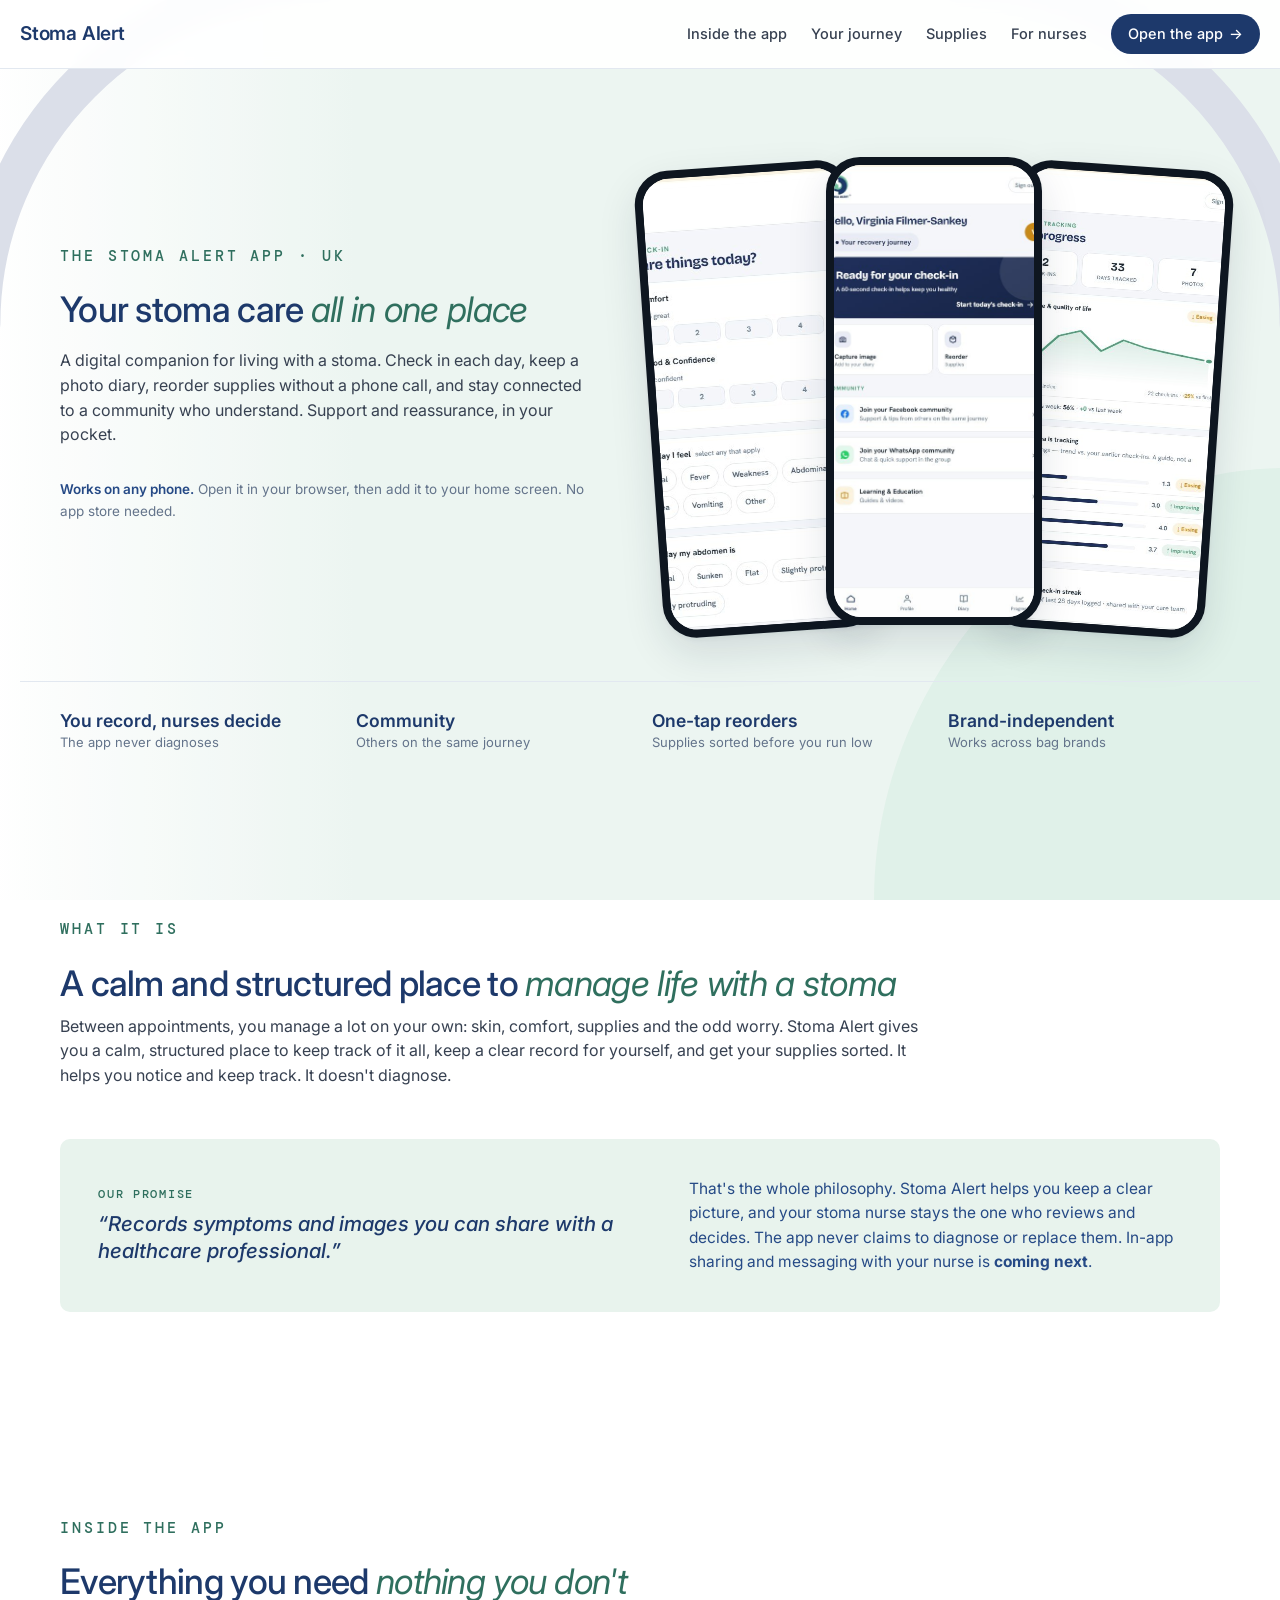
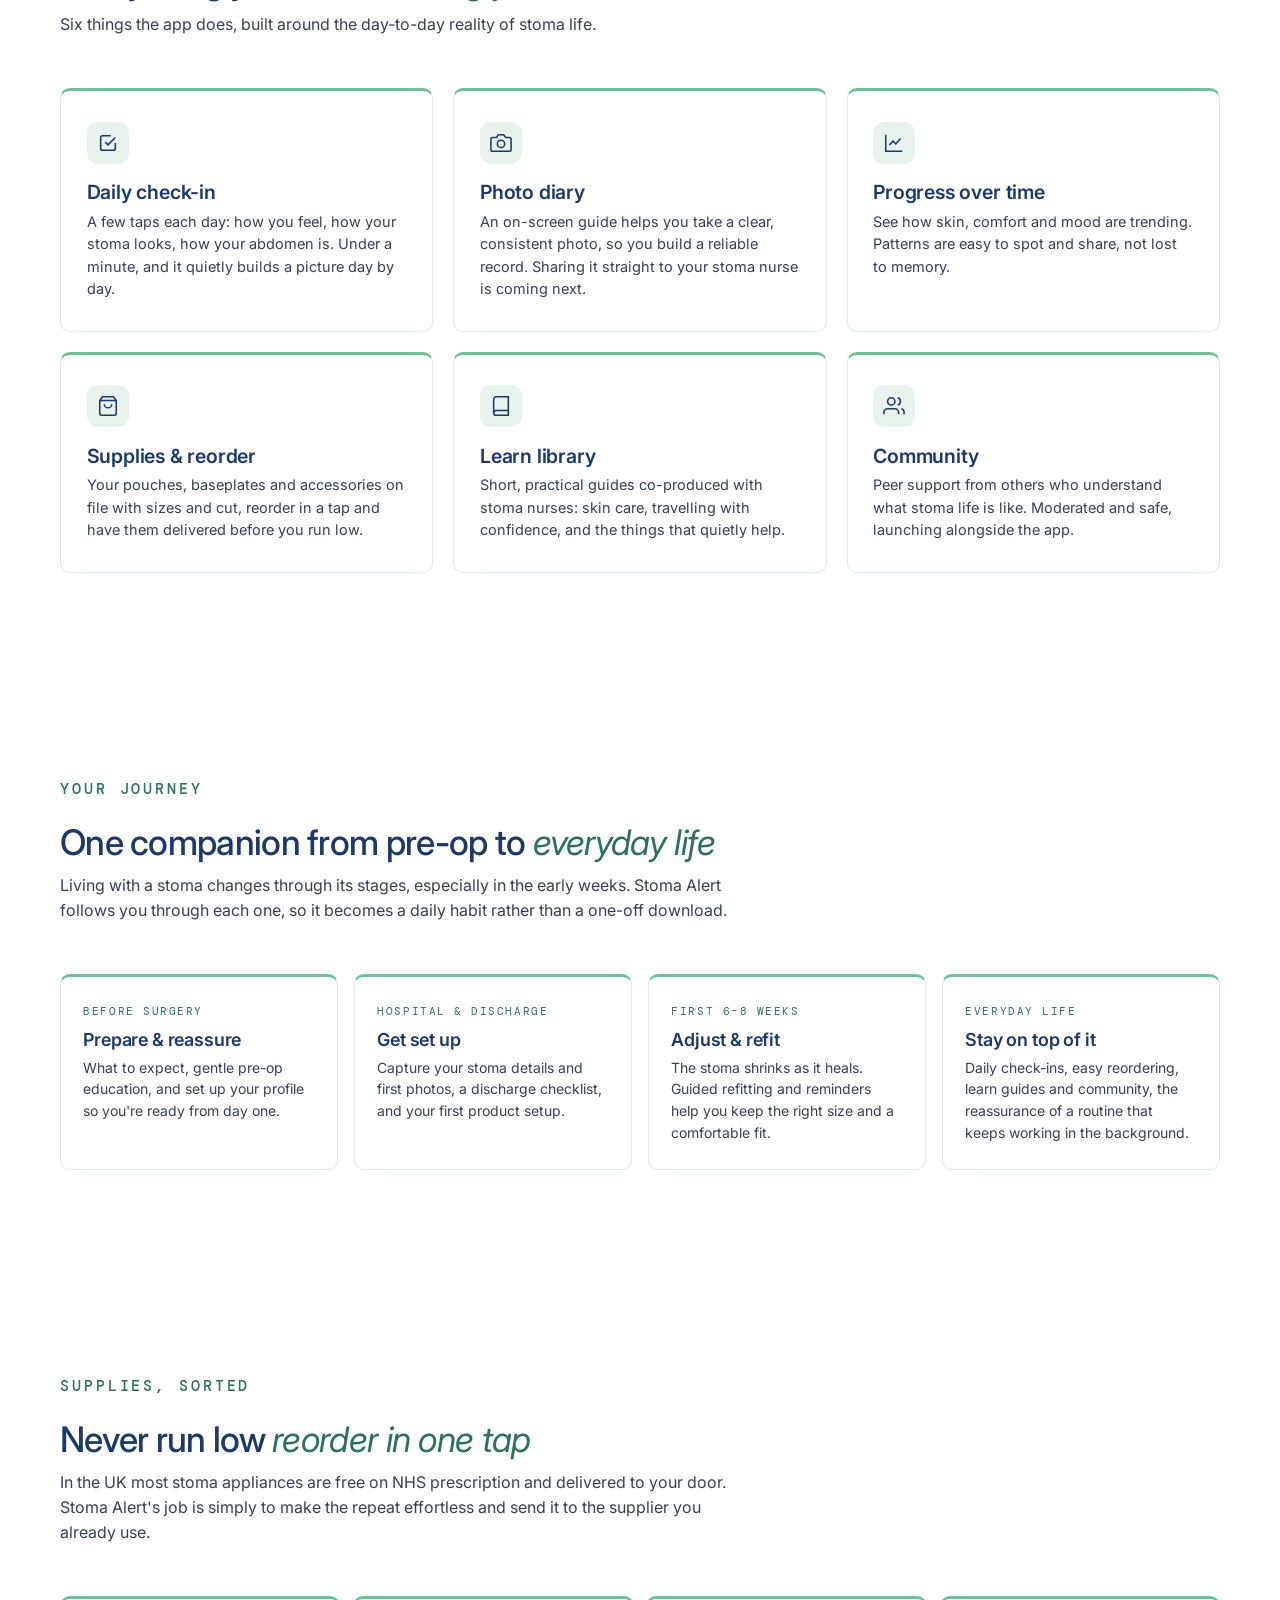
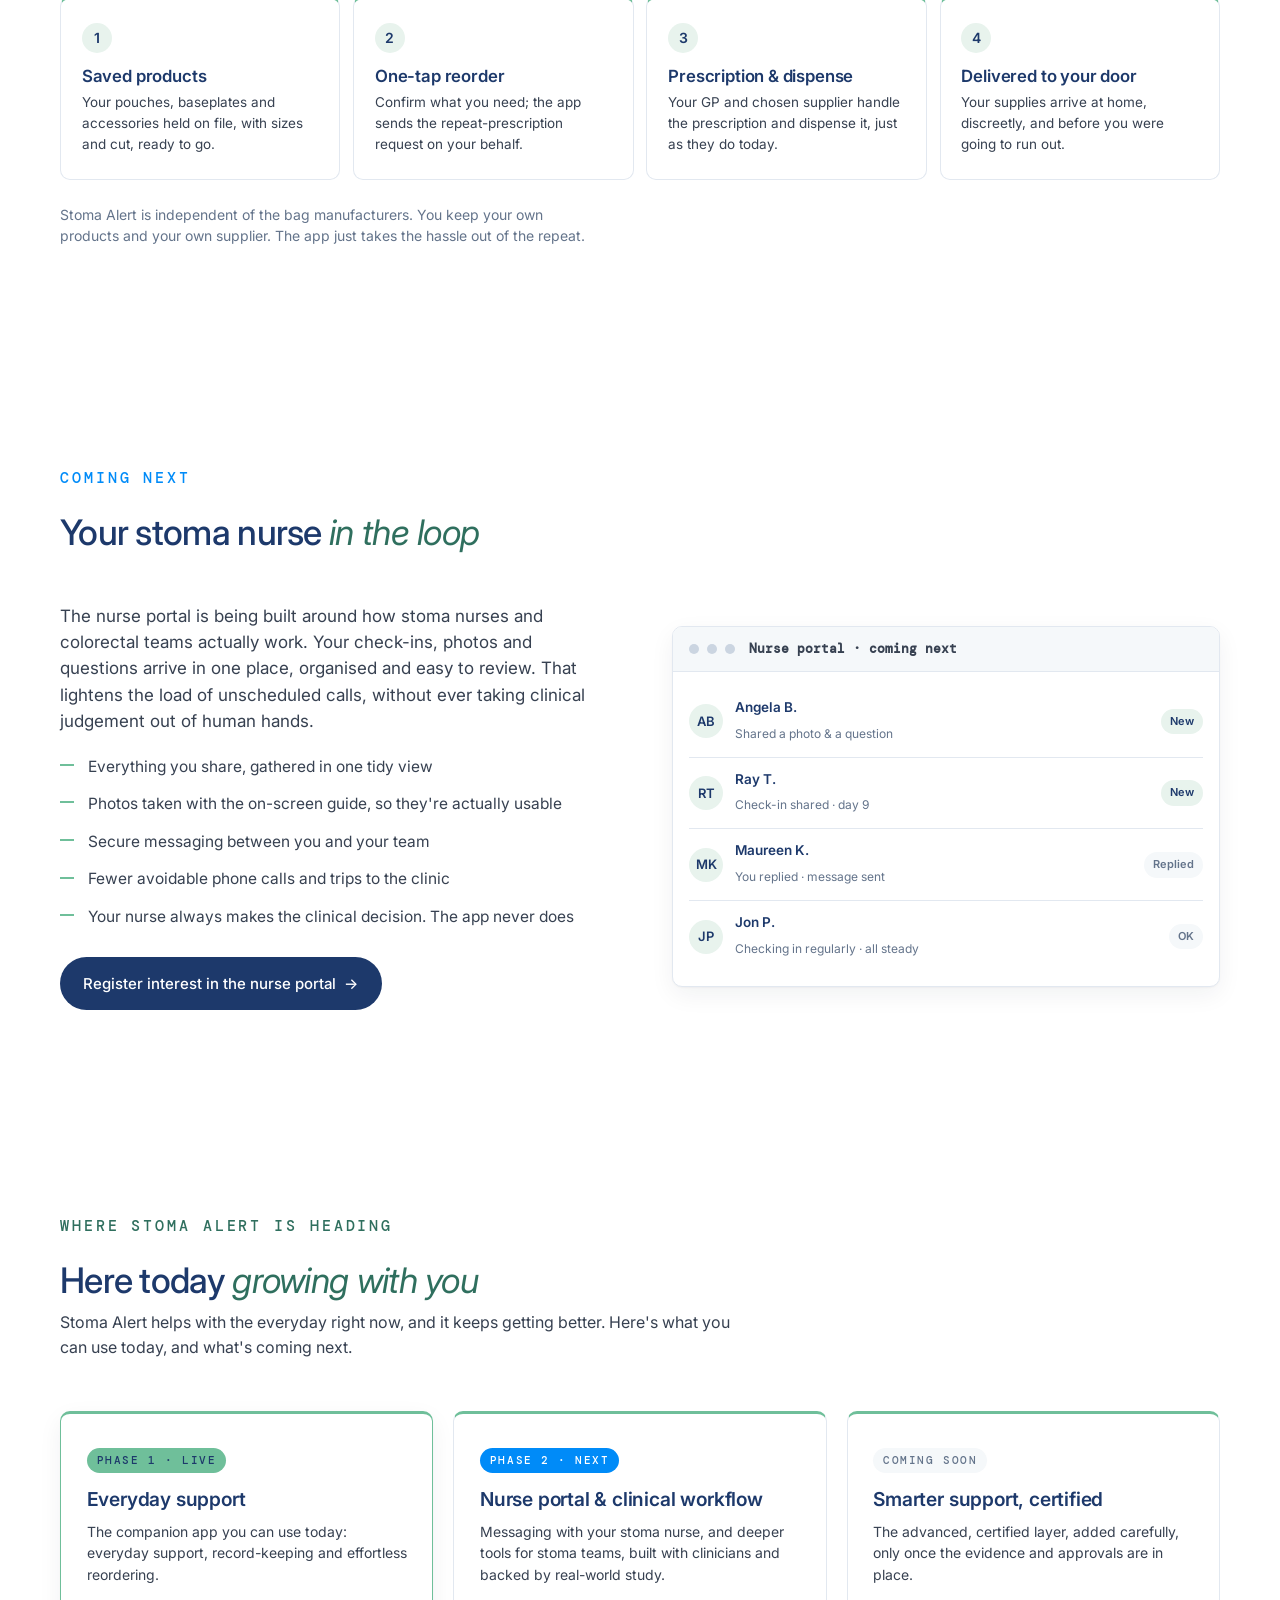
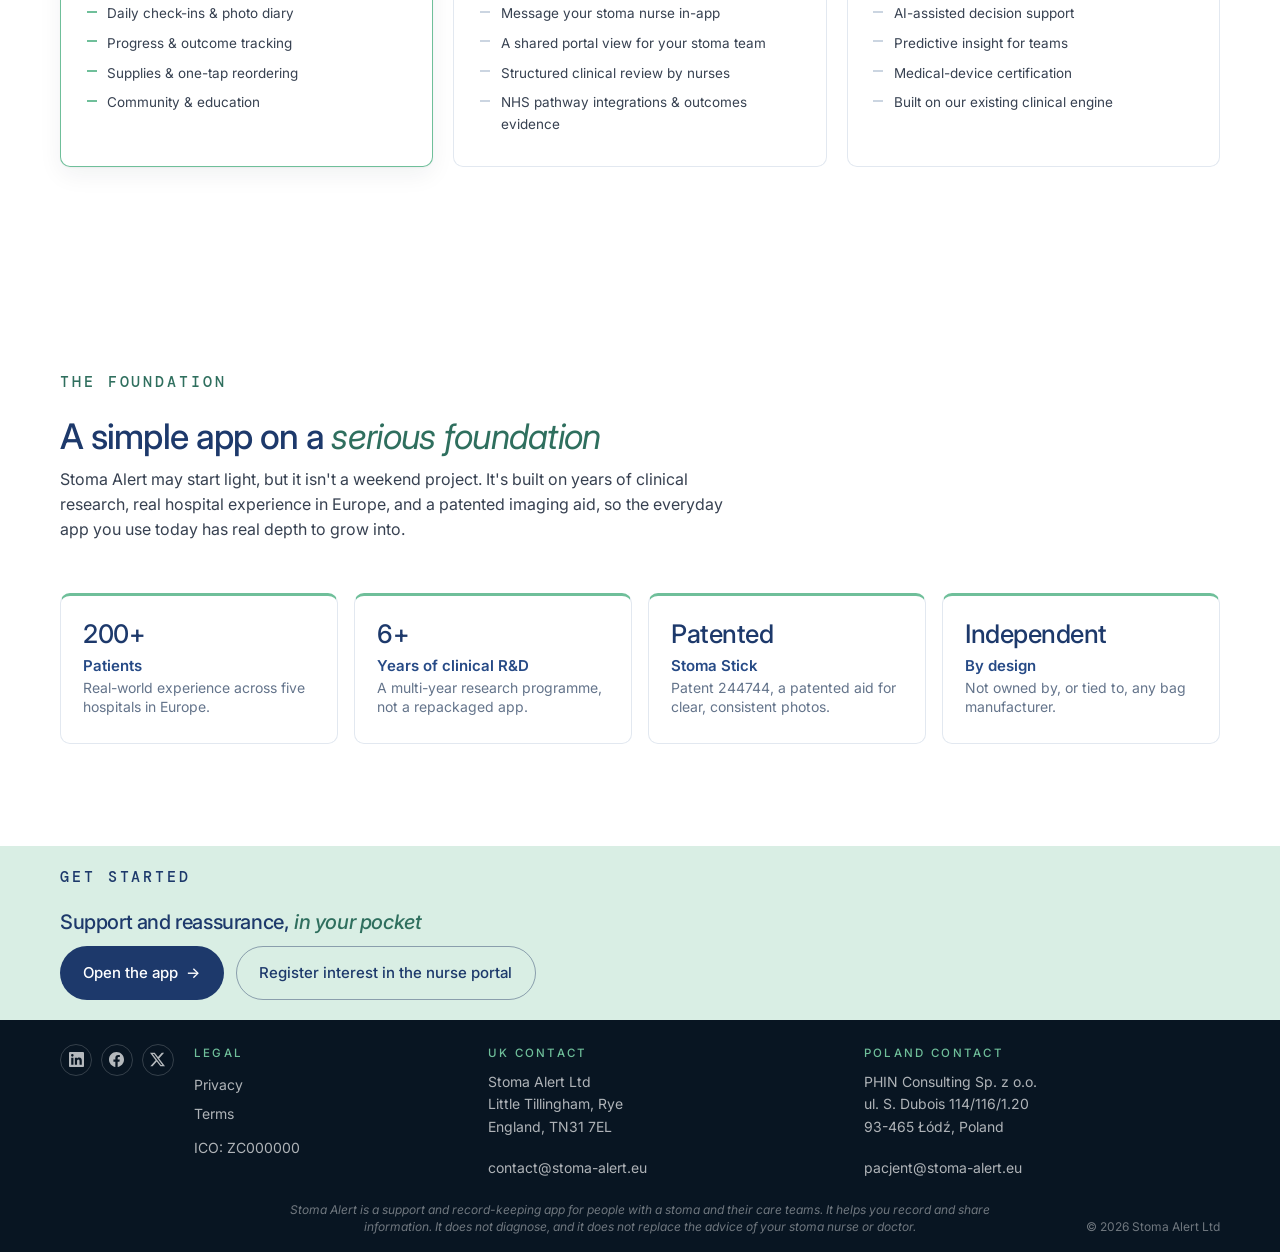
<file: welcome.html>
<!DOCTYPE html>
<html lang="en-GB">
<head>
<meta charset="utf-8" />
<meta name="viewport" content="width=device-width, initial-scale=1.0" />
<title>Stoma Alert: Your stoma care, all in one place</title>
<meta name="description" content="Stoma Alert is a digital support app for people living with a stoma: daily check-ins, a photo diary, progress tracking, community and effortless supply reordering. Messaging your stoma nurse is coming next. A companion from pre-op to everyday life." />
<meta name="theme-color" content="#132658" />

<!-- Social / Open Graph -->
<meta property="og:type" content="website" />
<meta property="og:title" content="Stoma Alert: Your stoma care, all in one place" />
<meta property="og:description" content="A digital support app for people living with a stoma: daily check-ins, a photo diary, progress tracking, community and effortless supply reordering. A companion from pre-op to everyday life." />
<meta property="og:image" content="stoma-assets/logo.jpg" />
<meta name="twitter:card" content="summary_large_image" />
<meta name="twitter:title" content="Stoma Alert: Your stoma care, all in one place" />
<meta name="twitter:description" content="A digital support app for people living with a stoma. A companion from pre-op to everyday life." />
<meta name="twitter:image" content="stoma-assets/logo.jpg" />

<!-- Favicon -->
<link rel="icon" type="image/jpeg" href="stoma-assets/logo.jpg" />
<link rel="apple-touch-icon" href="stoma-assets/logo.jpg" />

<!-- Fonts -->
<link rel="preconnect" href="https://fonts.googleapis.com" />
<link rel="preconnect" href="https://fonts.gstatic.com" crossorigin />
<!-- Inter, to match the app. A patient meets this page first and the app
     second; two typefaces across that handover reads as two products. -->
<link href="https://fonts.googleapis.com/css2?family=Inter:wght@400;500;600;700&family=DM+Mono:wght@400;500&display=swap" rel="stylesheet" />

<style>
/* ======================================================================
   STOMA ALERT · UK, app-led landing (Phase 1: support & engagement)
   ====================================================================== */
:root{
  /* Retuned 25 Aug 2026 to the logo's own two colours, the same as the app:
     navy #1d396b and green #6fbf9a, sampled from stoma-assets/logo.jpg. The
     old navy was a shade cooler and the old mint a shade greyer, so the page
     and the app never quite matched. */
  --navy:#1d396b; --navy-2:#264a86; --navy-3:#325ea6;
  --mint:#6fbf9a; --mint-2:#a9d8c2; --mint-soft:#e8f3ed; --mint-text:#2f6f5e;
  --blue:#008bf8; --blue-soft:#e6f1fa; --purple:#a4508b; --purple-soft:#f4e9f0;
  --paper:#FFFFFF; --paper-alt:#F5F8FA; --rule:#E2E8F0; --rule-strong:#CBD5E1;
  --ink:#111827; --ink-2:#374151; --ink-muted:#64748B; --ink-faint:#94A3B8;
  --yes:#047857; --no:#B91C1C; --caution:#B45309;
  --display:"Inter",system-ui,-apple-system,BlinkMacSystemFont,"Segoe UI",Roboto,Helvetica,Arial,sans-serif;
  --body:"Inter",system-ui,-apple-system,BlinkMacSystemFont,"Segoe UI",Roboto,Helvetica,Arial,sans-serif;
  --mono:"DM Mono",ui-monospace,SFMono-Regular,Menlo,Consolas,monospace;
  --gutter:clamp(1.25rem,4vw,2.5rem); --section-y:clamp(4rem,8vw,7rem); --max:1240px;
  --shadow-card:0 1px 2px rgba(13,33,55,.04),0 8px 24px rgba(13,33,55,.06);
  --shadow-lift:0 2px 4px rgba(13,33,55,.05),0 16px 40px rgba(13,33,55,.12);
  --radius:10px;
}
*,*::before,*::after{box-sizing:border-box;}
html{scroll-behavior:smooth;-webkit-text-size-adjust:100%;}
body{margin:0;font-family:var(--body);font-weight:400;font-size:17px;line-height:1.6;color:var(--ink-2);background:transparent;-webkit-font-smoothing:antialiased;-moz-osx-font-smoothing:grayscale;text-rendering:optimizeLegibility;}
h1,h2,h3,h4{font-family:var(--display);color:var(--navy);font-weight:600;line-height:1.14;letter-spacing:-0.01em;margin:0 0 .5em;}
p{margin:0 0 1.1em;}
a{color:var(--navy);text-decoration:none;}
a:hover{color:var(--mint-text);}
button{font:inherit;cursor:pointer;}
img,svg{display:block;max-width:100%;}
.skip-link{position:absolute;left:-9999px;top:0;background:var(--navy);color:#fff;padding:.6rem 1rem;z-index:1000;}
.skip-link:focus{left:1rem;top:1rem;}
.wrap{max-width:var(--max);margin:0 auto;padding-left:var(--gutter);padding-right:var(--gutter);}

/* NAV */
.nav{position:sticky;top:0;z-index:50;background:rgba(255,255,255,.92);backdrop-filter:saturate(140%) blur(8px);-webkit-backdrop-filter:saturate(140%) blur(8px);border-bottom:1px solid var(--rule);}
.nav-row{display:flex;align-items:center;gap:2rem;padding:.85rem 0;}
.brand{display:inline-flex;align-items:center;gap:.65rem;color:var(--navy);flex-shrink:0;}
.brand-name{font-family:var(--display);font-weight:600;font-size:19px;letter-spacing:-0.01em;white-space:nowrap;}
.nav-links{display:flex;gap:1.5rem;margin-left:auto;align-items:center;}
.nav-links a{color:var(--ink-2);font-size:14.5px;font-weight:500;transition:color .15s;}
.nav-links a:hover{color:var(--navy);}
.nav-cta{display:inline-flex;align-items:center;gap:.4rem;padding:.55rem 1.05rem;background:var(--navy);color:#fff !important;border-radius:999px;font-weight:500;font-size:14.5px;transition:background .15s,transform .15s;}
.nav-cta:hover{background:var(--navy-2);transform:translateY(-1px);}
.nav-toggle{display:none;background:transparent;border:0;padding:.5rem;margin-left:auto;color:var(--navy);}
@media (max-width:960px){
  .nav-links{position:absolute;top:100%;left:0;right:0;background:#fff;border-bottom:1px solid var(--rule);flex-direction:column;align-items:stretch;gap:0;padding:.5rem 0;display:none;}
  .nav-links a{padding:.85rem var(--gutter);}
  .nav-links .nav-cta{margin:.5rem var(--gutter) .75rem;justify-content:center;}
  .nav.open .nav-links{display:flex;}
  .nav-toggle{display:inline-flex;}
}

/* BUTTONS */
.btn{display:inline-flex;align-items:center;gap:.5rem;padding:.85rem 1.4rem;border-radius:999px;font-weight:500;font-size:15px;border:1px solid transparent;transition:background .15s,transform .15s,border-color .15s,color .15s;}
.btn-primary{background:var(--navy);color:#fff;}
.btn-primary:hover{background:var(--navy-2);color:#fff;transform:translateY(-1px);}
.btn-mint{background:var(--mint);color:var(--navy);}
.btn-mint:hover{background:#6bb096;color:var(--navy);transform:translateY(-1px);}
.btn-ghost{background:transparent;color:var(--navy);border-color:var(--rule-strong);}
.btn-ghost:hover{border-color:var(--navy);}
.btn .arr{transition:transform .2s;}
.btn:hover .arr{transform:translateX(3px);}

/* HERO */
.hero{padding:clamp(3rem,7vw,5.5rem) 0 clamp(2.5rem,6vw,4rem);position:relative;overflow:hidden;}
.hero-grid{position:relative;display:grid;grid-template-columns:1.05fr .95fr;gap:clamp(2rem,5vw,4rem);align-items:center;}
@media (max-width:900px){.hero-grid{grid-template-columns:1fr;}}
.eyebrow{font-family:var(--mono);font-size:14.5px;letter-spacing:.2em;text-transform:uppercase;color:var(--mint-text);font-weight:500;margin-bottom:1.4rem;display:block;}
.hero h1{font-family:var(--display);font-size:clamp(1.6rem,2.8vw,2.2rem);font-weight:500;line-height:1.1;letter-spacing:-0.02em;color:var(--navy);margin:0 0 1.2rem;}
.hero h1 em{font-style:italic;font-weight:400;color:var(--mint-text);}
.hero-lede{font-size:1rem;line-height:1.55;max-width:34em;color:var(--ink-2);margin:0 0 2rem;}
.hero-cta{display:flex;gap:.75rem;flex-wrap:wrap;}
.hero-note{margin-top:1.1rem;font-size:13.5px;color:var(--ink-muted);}
.hero-note strong{color:var(--navy-2);font-weight:600;}

/* PAGE BACKDROP (fixed curved-sweep watermark) */
.page-backdrop{position:fixed;inset:0;z-index:-1;pointer-events:none;opacity:.8;}
.page-backdrop .pb-main{width:100%;height:100%;display:block;}
.page-backdrop .pb-ring-fixed{position:absolute;top:-4vh;left:-3vw;width:min(480px,46vw);height:auto;}
.page-backdrop .pb-ring-r{position:absolute;top:-4vh;right:-3vw;width:min(480px,46vw);height:auto;}
@media (max-width:640px){.page-backdrop .pb-ring-fixed,.page-backdrop .pb-ring-r{width:min(230px,40vw);}}

/* PHONE MOCKUP */
.hero-phones{position:relative;display:flex;justify-content:center;align-items:flex-end;gap:0;min-height:440px;}
.phone{position:relative;width:216px;background:#0e1620;border-radius:34px;padding:8px;box-shadow:var(--shadow-lift);flex-shrink:0;}
.phone::after{content:"";position:absolute;top:13px;left:50%;transform:translateX(-50%);width:80px;height:19px;background:#0e1620;border-radius:0 0 12px 12px;z-index:3;}
.phone .screen{position:relative;border-radius:27px;overflow:hidden;background:var(--paper-alt);height:452px;display:flex;flex-direction:column;}
.phone.tilt-l{transform:rotate(-4deg) translateY(8px);z-index:1;}
.phone.tilt-r{transform:rotate(4deg) translateY(8px);z-index:1;}
.phone.front{z-index:2;margin:0 -38px;}
@media (max-width:900px){
  .hero-phones{min-height:0;margin-top:1rem;}
  .phone.tilt-l,.phone.tilt-r{display:none;}
  .phone.front{margin:0;}
}
/* HERO RIBBON */
.hero-ribbon{margin-top:clamp(2.5rem,5vw,3.5rem);display:grid;grid-template-columns:repeat(4,1fr);gap:1.5rem;padding-top:1.75rem;border-top:1px solid var(--rule);position:relative;}
@media (max-width:700px){.hero-ribbon{grid-template-columns:repeat(2,1fr);gap:1.25rem;}}
.ribbon-item{display:flex;flex-direction:column;gap:3px;}
.ribbon-value{font-family:var(--display);font-size:1.1rem;font-weight:600;color:var(--navy);line-height:1.2;}
.ribbon-label{font-size:13px;color:var(--ink-muted);line-height:1.35;}

/* SECTIONS */
section{padding:var(--section-y) 0;}
section.alt{background:transparent;}
.sec-head{margin-bottom:clamp(2.25rem,4vw,3.25rem);}
.sec-num{font-family:var(--display);font-weight:400;font-size:clamp(2.4rem,4.2vw,3rem);color:var(--mint-text);line-height:.85;letter-spacing:-0.03em;font-style:italic;}
.sec-head-text{max-width:62ch;}
.sec-head h2{font-size:clamp(1.6rem,2.8vw,2.2rem);font-weight:500;line-height:1.1;letter-spacing:-0.02em;margin:.1rem 0 .7rem;white-space:nowrap;}
.sec-head h2 em{font-style:italic;font-weight:400;color:var(--mint-text);}
.sec-head .lede{font-size:1rem;line-height:1.55;color:var(--ink-2);margin:0;}
@media (max-width:900px){.sec-head h2{white-space:normal;}}
@media (max-width:640px){.sec-head{grid-template-columns:1fr;gap:1rem;}}

/* PRINCIPLE STRIP */
.principle{display:grid;grid-template-columns:1.1fr 1fr;gap:clamp(1.5rem,4vw,3rem);align-items:center;background:var(--mint-soft);border-radius:var(--radius);padding:clamp(1.75rem,3vw,2.5rem);}
@media(max-width:760px){.principle{grid-template-columns:1fr;}}
.principle .big{font-family:var(--display);font-style:italic;font-weight:500;font-size:clamp(1rem,1.6vw,1.3rem);color:var(--navy);line-height:1.3;margin:0;}
.promise-label{display:block;font-style:normal;font-family:var(--mono);font-size:12px;letter-spacing:.14em;text-transform:uppercase;color:var(--mint-text);font-weight:500;margin-bottom:.55rem;}
.principle p{margin:0;font-size:15.5px;line-height:1.55;color:var(--navy-2);}

/* FEATURE GRID */
.feat-grid{display:grid;grid-template-columns:repeat(3,1fr);gap:1.25rem;}
@media (max-width:900px){.feat-grid{grid-template-columns:1fr 1fr;}}
@media (max-width:600px){.feat-grid{grid-template-columns:1fr;}}
.feat{background:var(--paper);border:1px solid var(--rule);border-top:3px solid var(--mint);border-radius:var(--radius);padding:1.9rem 1.6rem;transition:border-color .2s,transform .2s,box-shadow .2s;}
.feat:hover{border-color:var(--mint);transform:translateY(-2px);box-shadow:var(--shadow-lift);}
.feat-ic{width:42px;height:42px;border-radius:11px;background:var(--mint-soft);display:grid;place-items:center;margin-bottom:1.1rem;color:var(--navy);}
.feat h3{font-size:1.22rem;font-weight:600;margin:0 0 .45rem;letter-spacing:-0.01em;}
.feat p{font-size:14.5px;margin:0;color:var(--ink-2);line-height:1.55;}
.feat .soon{display:inline-block;margin-top:.75rem;font-family:var(--mono);font-size:10.5px;letter-spacing:.12em;text-transform:uppercase;color:#fff;background:var(--blue);padding:3px 8px;border-radius:999px;}

/* JOURNEY */
.journey{display:grid;grid-template-columns:repeat(4,1fr);gap:1rem;}
@media(max-width:820px){.journey{grid-template-columns:1fr 1fr;}}
@media(max-width:480px){.journey{grid-template-columns:1fr;}}
.jstage{background:var(--paper);border:1px solid var(--rule);border-radius:var(--radius);padding:1.6rem 1.4rem;border-top:3px solid var(--mint);}
.jstage .jk{font-family:var(--mono);font-size:11px;letter-spacing:.14em;text-transform:uppercase;color:var(--mint-text);margin-bottom:.6rem;}
.jstage h3{font-size:1.12rem;font-weight:600;margin:0 0 .4rem;}
.jstage p{font-size:14px;color:var(--ink-2);margin:0;line-height:1.55;}

/* REORDER FLOW */
.reorder{display:grid;grid-template-columns:repeat(4,1fr);gap:.8rem;}
@media(max-width:820px){.reorder{grid-template-columns:1fr 1fr;}}
@media(max-width:480px){.reorder{grid-template-columns:1fr;}}
.rstep{background:var(--paper);border:1px solid var(--rule);border-top:3px solid var(--mint);border-radius:var(--radius);padding:1.5rem 1.3rem;}
.rstep .rn{width:30px;height:30px;border-radius:50%;background:var(--mint-soft);color:var(--navy);display:grid;place-items:center;font-family:var(--display);font-weight:600;font-size:14px;margin-bottom:.9rem;}
.rstep h3{font-size:1.05rem;font-weight:600;margin:0 0 .35rem;}
.rstep p{font-size:13.5px;color:var(--ink-2);margin:0;line-height:1.55;}
.reorder-note{margin-top:1.5rem;font-size:14px;line-height:1.55;color:var(--ink-muted);max-width:60ch;}

/* NURSE SPLIT */
.split{display:grid;grid-template-columns:1fr 1fr;gap:clamp(2rem,5vw,4rem);align-items:center;}
@media (max-width:860px){.split{grid-template-columns:1fr;}}
.split ul{list-style:none;padding:0;margin:1.25rem 0 0;display:flex;flex-direction:column;gap:.85rem;}
.split li{position:relative;padding-left:1.75rem;font-size:15.5px;color:var(--ink-2);line-height:1.55;}
.split>div>p{line-height:1.55;}
.split li::before{content:"";position:absolute;left:0;top:.6em;width:14px;height:2px;background:var(--mint);}
.console{background:#fff;border:1px solid var(--rule);border-radius:var(--radius);box-shadow:var(--shadow-card);overflow:hidden;}
.console-top{display:flex;align-items:center;gap:8px;padding:12px 16px;border-bottom:1px solid var(--rule);background:var(--paper-alt);}
.console-top .dot{width:10px;height:10px;border-radius:50%;background:var(--rule-strong);}
.console-top .t{margin-left:6px;font-size:12.5px;font-weight:600;color:var(--ink-2);font-family:var(--mono);}
.console-body{padding:14px 16px;}
.case{display:flex;align-items:center;gap:12px;padding:11px 0;border-bottom:1px solid var(--rule);}
.case:last-child{border-bottom:0;}
.case .av{width:34px;height:34px;border-radius:50%;background:var(--mint-soft);color:var(--navy);display:grid;place-items:center;font-weight:600;font-size:13px;flex-shrink:0;}
.case .who{flex:1;}
.case .who b{display:block;font-size:13.5px;color:var(--navy);font-weight:600;}
.case .who span{font-size:12px;color:var(--ink-muted);}
.case .st{font-size:11px;font-weight:600;padding:4px 9px;border-radius:999px;}
.st.mint{background:var(--mint-soft);color:var(--navy);}
.st.grey{background:var(--paper-alt);color:var(--ink-muted);}

/* ROADMAP */
.road-grid{display:grid;grid-template-columns:repeat(3,1fr);gap:1.25rem;}
@media(max-width:820px){.road-grid{grid-template-columns:1fr;}}
.road{border:1px solid var(--rule);border-top:3px solid var(--mint);border-radius:var(--radius);padding:1.9rem 1.6rem;background:var(--paper);}
.road.now{border-color:var(--mint);box-shadow:var(--shadow-card);}
.road .rtag{display:inline-flex;align-items:center;gap:.4rem;font-family:var(--mono);font-size:11px;letter-spacing:.14em;text-transform:uppercase;padding:4px 10px;border-radius:999px;margin-bottom:1rem;font-weight:500;}
.road.now .rtag{background:var(--mint);color:var(--navy);}
.road.next .rtag{background:var(--blue);color:#fff;}
.road.future .rtag{background:var(--paper-alt);color:var(--ink-muted);}
.road h3{font-size:1.2rem;font-weight:600;margin:0 0 .6rem;}
.road>p{font-size:14px;line-height:1.55;color:var(--ink-2);margin:0 0 1.1rem;}
.road ul{list-style:none;padding:0;margin:0;display:flex;flex-direction:column;gap:.5rem;}
.road li{font-size:13.5px;color:var(--ink-2);padding-left:1.3rem;position:relative;}
.road li::before{content:"";position:absolute;left:0;top:.55em;width:10px;height:2px;background:var(--mint);}
.road.next li::before,.road.future li::before{background:var(--rule-strong);}

/* FOUNDATION STRIP */
.numbers-strip{display:grid;grid-template-columns:repeat(4,1fr);gap:1rem;}
@media (max-width:900px){.numbers-strip{grid-template-columns:repeat(2,1fr);}}
@media (max-width:520px){.numbers-strip{grid-template-columns:1fr;}}
.stat{padding:1.6rem 1.4rem;background:var(--paper);border:1px solid var(--rule);border-top:3px solid var(--mint);border-radius:var(--radius);}
.stat-v{font-family:var(--display);font-weight:500;font-size:clamp(1.3rem,2vw,1.7rem);color:var(--navy);letter-spacing:-0.02em;line-height:1;margin-bottom:.5rem;}
.stat-l{font-size:14px;color:var(--ink-muted);line-height:1.4;}
.stat-l strong{color:var(--navy-2);font-weight:600;display:block;font-size:15px;margin-bottom:2px;}

/* CTA BAND */
.cta-band{position:relative;background:#d9eee4;color:var(--navy);padding:clamp(.85rem,1.8vw,1.25rem) 0;overflow:hidden;}
.cta-band-inner{position:relative;display:grid;grid-template-columns:1.3fr 1fr;gap:clamp(2rem,5vw,4rem);align-items:center;}
@media (max-width:860px){.cta-band-inner{grid-template-columns:1fr;}}
.cta-band h2{font-family:var(--display);font-weight:500;font-size:clamp(1rem,1.7vw,1.25rem);line-height:1.15;letter-spacing:-0.02em;color:var(--navy);margin:0 0 .75rem;}
.cta-band h2 em{color:var(--mint-text);font-style:italic;}
.cta-band p{color:var(--mint-2);font-size:16px;line-height:1.2;max-width:36em;margin:0 0 1.5rem;}
.cta-band .btn-ghost{color:var(--navy);border-color:rgba(19,38,88,.4);}
.cta-band .btn-ghost:hover{border-color:var(--navy);}
.contact-card{background:rgba(255,255,255,.04);border:1px solid rgba(255,255,255,.14);border-radius:var(--radius);padding:1.6rem;}
.contact-card h4{font-family:var(--body);font-size:12px;letter-spacing:.18em;text-transform:uppercase;color:var(--mint);margin:0 0 1rem;font-weight:500;}
.contact-card .name{font-family:var(--display);font-size:1.2rem;font-weight:500;color:#fff;margin:0;}
.contact-card .role{color:var(--mint-2);font-size:14px;margin:2px 0 1rem;font-style:italic;}
.contact-card .line{font-size:14px;color:#fff;margin:0;padding:.55rem 0;border-top:1px solid rgba(255,255,255,.08);}
.contact-card a{color:#fff;border-bottom:1px solid rgba(122,191,165,.45);}
.contact-card a:hover{color:var(--mint);border-color:var(--mint);}

/* FOOTER */
footer{background:#081522;color:rgba(255,255,255,.6);padding:1.5rem 0 1rem;font-size:14px;}
.foot-top{display:grid;grid-template-columns:auto 1fr 1.3fr 1.3fr;gap:1.25rem;align-items:start;}
@media (max-width:760px){.foot-top{grid-template-columns:1fr 1fr;}}
@media (max-width:480px){.foot-top{grid-template-columns:1fr;}}
.foot-top h5{font-family:var(--body);font-size:11.5px;letter-spacing:.2em;text-transform:uppercase;color:var(--mint);margin:0 0 .55rem;font-weight:500;}
.foot-top a{color:rgba(255,255,255,.68);display:block;padding:.2rem 0;}
.foot-top a:hover{color:var(--mint);}
.foot-bottom{position:relative;margin-top:1.25rem;}
.med-device{font-style:italic;font-size:12px;line-height:1.4;max-width:90ch;margin:0 auto;text-align:center;color:rgba(255,255,255,.42);}
.foot-copy{position:absolute;right:0;bottom:0;margin:0;font-size:12px;white-space:nowrap;color:rgba(255,255,255,.42);}
@media (max-width:600px){.foot-copy{position:static;text-align:center;margin-top:.75rem;}}
.foot-social{display:flex;gap:.55rem;margin-top:0;}
.foot-social a{width:32px;height:32px;border:1px solid rgba(255,255,255,.18);border-radius:50%;display:grid;place-items:center;color:rgba(255,255,255,.7);padding:0;}
.foot-social a:hover{color:var(--navy);background:var(--mint);border-color:var(--mint);}
.foot-social svg{width:15px;height:15px;fill:currentColor;}

/* LOGO + REAL APP SCREENS */
.brand img{height:44px;width:auto;display:block;}
.phone.has-img::after{display:none;}
.phone .screen img{width:100%;height:100%;object-fit:cover;object-position:top;background:#fff;}
.reveal{animation:fadeUp .7s cubic-bezier(.2,.8,.2,1) both;animation-delay:var(--d,0s);}
@keyframes fadeUp{from{opacity:0;transform:translateY(12px);}to{opacity:1;transform:translateY(0);}}
@media (prefers-reduced-motion:reduce){*,*::before,*::after{animation-duration:.01ms !important;transition-duration:.01ms !important;scroll-behavior:auto !important;}.reveal{animation:none;opacity:1;transform:none;}}
</style>
</head>
<body>
<div class="page-backdrop" aria-hidden="true">
  <svg class="pb-main" viewBox="0 0 1440 1000" preserveAspectRatio="xMidYMid slice" width="100%" height="100%">
    <defs><linearGradient id="pbg" x1="0" y1="0" x2="1" y2="0"><stop offset="0" stop-color="#ffffff"/><stop offset="0.28" stop-color="#e8f3ee"/><stop offset="1" stop-color="#e8f3ee"/></linearGradient></defs>
    <rect width="1440" height="1000" fill="url(#pbg)"/>
    <path class="pb-arc" d="M1440 520 C1186 520 980 746 980 1000 L1440 1000 Z" fill="#d9eee4"/>
  </svg>
  <svg class="pb-ring-fixed" viewBox="0 0 200 200"><path d="M150 8 C72 8 8 72 8 150" fill="none" stroke="#d3d8e4" stroke-width="16" stroke-linecap="round"/></svg>
  <svg class="pb-ring-r" viewBox="0 0 200 200"><path d="M50 8 C128 8 192 72 192 150" fill="none" stroke="#d3d8e4" stroke-width="16" stroke-linecap="round"/></svg>
</div>
<a class="skip-link" href="#main">Skip to main content</a>

<header class="nav" id="topnav">
  <div class="wrap nav-row">
    <a class="brand" href="#top" aria-label="Stoma Alert home">
      <span class="brand-name">Stoma Alert</span>
    </a>
    <button class="nav-toggle" aria-expanded="false" aria-label="Open menu" onclick="document.getElementById('topnav').classList.toggle('open'); this.setAttribute('aria-expanded', this.getAttribute('aria-expanded')==='true'?'false':'true');">
      <svg width="22" height="22" viewBox="0 0 22 22" fill="none" stroke="currentColor" stroke-width="1.6"><path d="M3 6h16M3 11h16M3 16h16"/></svg>
    </button>
    <nav class="nav-links" aria-label="Primary">
      <a href="#features">Inside the app</a>
      <a href="#journey">Your journey</a>
      <a href="#supplies">Supplies</a>
      <a href="#care-team">For nurses</a>
      <a class="nav-cta" href="https://stoma-alert-app.vercel.app/" target="_blank" rel="noopener">Open the app <span class="arr" aria-hidden="true">→</span></a>
    </nav>
  </div>
</header>

<main id="main">

<!-- HERO -->
<section class="hero" id="top">
  <div class="wrap hero-grid">
    <div>
      <span class="eyebrow reveal">The Stoma Alert app · UK</span>
      <h1 class="reveal" style="--d:.1s">Your stoma care <em>all in one place</em></h1>
      <p class="hero-lede reveal" style="--d:.2s">
        A digital companion for living with a stoma. Check in each day, keep a photo diary,
        reorder supplies without a phone call, and stay connected to a community who understand.
        Support and reassurance, in your pocket.
      </p>
      <p class="hero-note reveal" style="--d:.4s"><strong>Works on any phone.</strong> Open it in your browser, then add it to your home screen. No app store needed.</p>
    </div>

    <div class="hero-phones reveal" style="--d:.35s">
      <!-- left: daily check-in questions -->
      <div class="phone tilt-l has-img">
        <div class="screen"><img src="stoma-assets/screen-checkin.jpg" alt="Stoma Alert app: daily check-in questions" loading="lazy" /></div>
      </div>
      <!-- front: home / today's check-in -->
      <div class="phone front has-img">
        <div class="screen"><img src="stoma-assets/screen-home.jpg" alt="Stoma Alert app home screen: ready for your check-in" /></div>
      </div>
      <!-- right: your progress -->
      <div class="phone tilt-r has-img">
        <div class="screen"><img src="stoma-assets/screen-progress.jpg" alt="Stoma Alert app: your progress and outcome tracking" loading="lazy" /></div>
      </div>
    </div>
  </div>

  <div class="wrap hero-ribbon reveal" style="--d:.5s">
    <div class="ribbon-item"><span class="ribbon-value">You record, nurses decide</span><span class="ribbon-label">The app never diagnoses</span></div>
    <div class="ribbon-item"><span class="ribbon-value">Community</span><span class="ribbon-label">Others on the same journey</span></div>
    <div class="ribbon-item"><span class="ribbon-value">One-tap reorders</span><span class="ribbon-label">Supplies sorted before you run low</span></div>
    <div class="ribbon-item"><span class="ribbon-value">Brand-independent</span><span class="ribbon-label">Works across bag brands</span></div>
  </div>
</section>

<!-- WHAT IT IS + PRINCIPLE -->
<section id="what-it-is">
  <div class="wrap">
    <div class="sec-head">
      <div class="sec-head-text" style="max-width:80ch">
        <span class="eyebrow">What it is</span>
        <h2>A calm and structured place to <em>manage life with a stoma</em></h2>
        <p class="lede">
          Between appointments, you manage a lot on your own: skin, comfort, supplies and the odd worry.
          Stoma Alert gives you a calm, structured place to keep track of it all, keep a clear record
          for yourself, and get your supplies sorted. It helps you notice and keep track. It doesn't
          diagnose.
        </p>
      </div>
    </div>

    <div class="principle">
      <p class="big"><span class="promise-label">Our promise</span>“Records symptoms and images you can share with a healthcare professional.”</p>
      <p>That's the whole philosophy. Stoma Alert helps you keep a clear picture, and your stoma nurse stays the one who reviews and decides. The app never claims to diagnose or replace them. In-app sharing and messaging with your nurse is <strong>coming next</strong>.</p>
    </div>
  </div>
</section>

<!-- FEATURES -->
<section class="alt" id="features">
  <div class="wrap">
    <div class="sec-head">
      <div class="sec-head-text">
        <span class="eyebrow">Inside the app</span>
        <h2>Everything you need <em>nothing you don't</em></h2>
        <p class="lede">Six things the app does, built around the day-to-day reality of stoma life.</p>
      </div>
    </div>

    <div class="feat-grid">
      <article class="feat">
        <div class="feat-ic"><svg width="22" height="22" viewBox="0 0 24 24" fill="none" stroke="currentColor" stroke-width="1.7"><path d="M9 11l3 3 8-8"/><path d="M20 12v6a2 2 0 0 1-2 2H6a2 2 0 0 1-2-2V6a2 2 0 0 1 2-2h9"/></svg></div>
        <h3>Daily check-in</h3>
        <p>A few taps each day: how you feel, how your stoma looks, how your abdomen is. Under a minute, and it quietly builds a picture day by day.</p>
      </article>
      <article class="feat">
        <div class="feat-ic"><svg width="22" height="22" viewBox="0 0 24 24" fill="none" stroke="currentColor" stroke-width="1.7"><path d="M23 19a2 2 0 0 1-2 2H3a2 2 0 0 1-2-2V8a2 2 0 0 1 2-2h4l2-3h6l2 3h4a2 2 0 0 1 2 2z"/><circle cx="12" cy="13" r="4"/></svg></div>
        <h3>Photo diary</h3>
        <p>An on-screen guide helps you take a clear, consistent photo, so you build a reliable record. Sharing it straight to your stoma nurse is coming next.</p>
      </article>
      <article class="feat">
        <div class="feat-ic"><svg width="22" height="22" viewBox="0 0 24 24" fill="none" stroke="currentColor" stroke-width="1.7"><path d="M3 3v18h18"/><path d="M7 14l4-4 3 3 5-6"/></svg></div>
        <h3>Progress over time</h3>
        <p>See how skin, comfort and mood are trending. Patterns are easy to spot and share, not lost to memory.</p>
      </article>
      <article class="feat">
        <div class="feat-ic"><svg width="22" height="22" viewBox="0 0 24 24" fill="none" stroke="currentColor" stroke-width="1.7"><path d="M6 2 3 6v14a2 2 0 0 0 2 2h14a2 2 0 0 0 2-2V6l-3-4z"/><path d="M3 6h18"/><path d="M16 10a4 4 0 0 1-8 0"/></svg></div>
        <h3>Supplies &amp; reorder</h3>
        <p>Your pouches, baseplates and accessories on file with sizes and cut, reorder in a tap and have them delivered before you run low.</p>
      </article>
      <article class="feat">
        <div class="feat-ic"><svg width="22" height="22" viewBox="0 0 24 24" fill="none" stroke="currentColor" stroke-width="1.7"><path d="M4 19.5A2.5 2.5 0 0 1 6.5 17H20"/><path d="M6.5 2H20v20H6.5A2.5 2.5 0 0 1 4 19.5v-15A2.5 2.5 0 0 1 6.5 2z"/></svg></div>
        <h3>Learn library</h3>
        <p>Short, practical guides co-produced with stoma nurses: skin care, travelling with confidence, and the things that quietly help.</p>
      </article>
      <article class="feat">
        <div class="feat-ic"><svg width="22" height="22" viewBox="0 0 24 24" fill="none" stroke="currentColor" stroke-width="1.7"><path d="M17 21v-2a4 4 0 0 0-4-4H5a4 4 0 0 0-4 4v2"/><circle cx="9" cy="7" r="4"/><path d="M23 21v-2a4 4 0 0 0-3-3.87"/><path d="M16 3.13a4 4 0 0 1 0 7.75"/></svg></div>
        <h3>Community</h3>
        <p>Peer support from others who understand what stoma life is like. Moderated and safe, launching alongside the app.</p>
      </article>
    </div>
  </div>
</section>

<!-- JOURNEY -->
<section id="journey">
  <div class="wrap">
    <div class="sec-head">
      <div class="sec-head-text">
        <span class="eyebrow">Your journey</span>
        <h2>One companion from pre-op to <em>everyday life</em></h2>
        <p class="lede">Living with a stoma changes through its stages, especially in the early weeks. Stoma Alert follows you through each one, so it becomes a daily habit rather than a one-off download.</p>
      </div>
    </div>

    <div class="journey">
      <div class="jstage">
        <div class="jk">Before surgery</div>
        <h3>Prepare &amp; reassure</h3>
        <p>What to expect, gentle pre-op education, and set up your profile so you're ready from day one.</p>
      </div>
      <div class="jstage">
        <div class="jk">Hospital &amp; discharge</div>
        <h3>Get set up</h3>
        <p>Capture your stoma details and first photos, a discharge checklist, and your first product setup.</p>
      </div>
      <div class="jstage">
        <div class="jk">First 6–8 weeks</div>
        <h3>Adjust &amp; refit</h3>
        <p>The stoma shrinks as it heals. Guided refitting and reminders help you keep the right size and a comfortable fit.</p>
      </div>
      <div class="jstage">
        <div class="jk">Everyday life</div>
        <h3>Stay on top of it</h3>
        <p>Daily check-ins, easy reordering, learn guides and community, the reassurance of a routine that keeps working in the background.</p>
      </div>
    </div>
  </div>
</section>

<!-- SUPPLIES / REORDER -->
<section class="alt" id="supplies">
  <div class="wrap">
    <div class="sec-head">
      <div class="sec-head-text">
        <span class="eyebrow">Supplies, sorted</span>
        <h2>Never run low <em>reorder in one tap</em></h2>
        <p class="lede">In the UK most stoma appliances are free on NHS prescription and delivered to your door. Stoma Alert's job is simply to make the repeat effortless and send it to the supplier you already use.</p>
      </div>
    </div>

    <div class="reorder">
      <div class="rstep"><div class="rn">1</div><h3>Saved products</h3><p>Your pouches, baseplates and accessories held on file, with sizes and cut, ready to go.</p></div>
      <div class="rstep"><div class="rn">2</div><h3>One-tap reorder</h3><p>Confirm what you need; the app sends the repeat-prescription request on your behalf.</p></div>
      <div class="rstep"><div class="rn">3</div><h3>Prescription &amp; dispense</h3><p>Your GP and chosen supplier handle the prescription and dispense it, just as they do today.</p></div>
      <div class="rstep"><div class="rn">4</div><h3>Delivered to your door</h3><p>Your supplies arrive at home, discreetly, and before you were going to run out.</p></div>
    </div>
    <p class="reorder-note">Stoma Alert is independent of the bag manufacturers. You keep your own products and your own supplier. The app just takes the hassle out of the repeat.</p>
  </div>
</section>

<!-- CARE TEAM -->
<section id="care-team">
  <div class="wrap">
    <div class="sec-head">
      <div class="sec-head-text">
        <span class="eyebrow" style="color:var(--blue)">Coming next</span>
        <h2>Your stoma nurse <em>in the loop</em></h2>
      </div>
    </div>

    <div class="split">
      <div>
        <p>The nurse portal is being built around how stoma nurses and colorectal teams actually work. Your check-ins, photos and questions arrive in one place, organised and easy to review. That lightens the load of unscheduled calls, without ever taking clinical judgement out of human hands.</p>
        <ul>
          <li>Everything you share, gathered in one tidy view</li>
          <li>Photos taken with the on-screen guide, so they're actually usable</li>
          <li>Secure messaging between you and your team</li>
          <li>Fewer avoidable phone calls and trips to the clinic</li>
          <li>Your nurse always makes the clinical decision. The app never does</li>
        </ul>
        <div class="hero-cta" style="margin-top:1.75rem">
          <a class="btn btn-primary" href="mailto:virginia.filmer-sankey@stoma-alert.eu?subject=Nurse%20portal%20interest">Register interest in the nurse portal <span class="arr" aria-hidden="true">→</span></a>
        </div>
      </div>

      <div class="console" aria-hidden="true">
        <div class="console-top"><span class="dot"></span><span class="dot"></span><span class="dot"></span><span class="t">Nurse portal · coming next</span></div>
        <div class="console-body">
          <div class="case"><div class="av">AB</div><div class="who"><b>Angela B.</b><span>Shared a photo &amp; a question</span></div><span class="st mint">New</span></div>
          <div class="case"><div class="av">RT</div><div class="who"><b>Ray T.</b><span>Check-in shared · day 9</span></div><span class="st mint">New</span></div>
          <div class="case"><div class="av">MK</div><div class="who"><b>Maureen K.</b><span>You replied · message sent</span></div><span class="st grey">Replied</span></div>
          <div class="case"><div class="av">JP</div><div class="who"><b>Jon P.</b><span>Checking in regularly · all steady</span></div><span class="st grey">OK</span></div>
        </div>
      </div>
    </div>
  </div>
</section>

<!-- ROADMAP -->
<section class="alt" id="roadmap">
  <div class="wrap">
    <div class="sec-head">
      <div class="sec-head-text">
        <span class="eyebrow">Where Stoma Alert is heading</span>
        <h2>Here today <em>growing with you</em></h2>
        <p class="lede">Stoma Alert helps with the everyday right now, and it keeps getting better. Here's what you can use today, and what's coming next.</p>
      </div>
    </div>

    <div class="road-grid">
      <div class="road now">
        <span class="rtag">Phase 1 · live</span>
        <h3>Everyday support</h3>
        <p>The companion app you can use today: everyday support, record-keeping and effortless reordering.</p>
        <ul>
          <li>Daily check-ins &amp; photo diary</li>
          <li>Progress &amp; outcome tracking</li>
          <li>Supplies &amp; one-tap reordering</li>
          <li>Community &amp; education</li>
        </ul>
      </div>
      <div class="road next">
        <span class="rtag">Phase 2 · next</span>
        <h3>Nurse portal &amp; clinical workflow</h3>
        <p>Messaging with your stoma nurse, and deeper tools for stoma teams, built with clinicians and backed by real-world study.</p>
        <ul>
          <li>Message your stoma nurse in-app</li>
          <li>A shared portal view for your stoma team</li>
          <li>Structured clinical review by nurses</li>
          <li>NHS pathway integrations &amp; outcomes evidence</li>
        </ul>
      </div>
      <div class="road future">
        <span class="rtag">Coming soon</span>
        <h3>Smarter support, certified</h3>
        <p>The advanced, certified layer, added carefully, only once the evidence and approvals are in place.</p>
        <ul>
          <li>AI-assisted decision support</li>
          <li>Predictive insight for teams</li>
          <li>Medical-device certification</li>
          <li>Built on our existing clinical engine</li>
        </ul>
      </div>
    </div>
  </div>
</section>

<!-- FOUNDATION -->
<section id="foundation">
  <div class="wrap">
    <div class="sec-head">
      <div class="sec-head-text">
        <span class="eyebrow">The foundation</span>
        <h2>A simple app on a <em>serious foundation</em></h2>
        <p class="lede">Stoma Alert may start light, but it isn't a weekend project. It's built on years of clinical research, real hospital experience in Europe, and a patented imaging aid, so the everyday app you use today has real depth to grow into.</p>
      </div>
    </div>

    <div class="numbers-strip">
      <div class="stat"><div class="stat-v">200+</div><div class="stat-l"><strong>Patients</strong>Real-world experience across five hospitals in Europe.</div></div>
      <div class="stat"><div class="stat-v">6+</div><div class="stat-l"><strong>Years of clinical R&amp;D</strong>A multi-year research programme, not a repackaged app.</div></div>
      <div class="stat"><div class="stat-v">Patented</div><div class="stat-l"><strong>Stoma Stick</strong>Patent 244744, a patented aid for clear, consistent photos.</div></div>
      <div class="stat"><div class="stat-v">Independent</div><div class="stat-l"><strong>By design</strong>Not owned by, or tied to, any bag manufacturer.</div></div>
    </div>
  </div>
</section>

<!-- CLOSING CTA -->
<section class="cta-band">
  <div class="wrap cta-band-inner">
    <div>
      <span class="eyebrow" style="color:var(--navy)">Get started</span>
      <h2>Support and reassurance, <em>in your pocket</em></h2>
      <div class="hero-cta">
        <a class="btn btn-primary" href="https://stoma-alert-app.vercel.app/" target="_blank" rel="noopener">Open the app <span class="arr" aria-hidden="true">→</span></a>
        <a class="btn btn-ghost" href="mailto:contact@stoma-alert.eu?subject=Nurse%20portal%20interest">Register interest in the nurse portal</a>
      </div>
    </div>
  </div>
</section>

</main>

<footer>
  <div class="wrap">
    <div class="foot-top">
      <div class="foot-social">
        <a href="#" aria-label="LinkedIn"><svg viewBox="0 0 24 24" aria-hidden="true"><path d="M20.45 20.45h-3.56v-5.57c0-1.33-.02-3.04-1.85-3.04-1.85 0-2.14 1.45-2.14 2.94v5.67H9.35V9h3.42v1.56h.05c.48-.9 1.64-1.85 3.37-1.85 3.6 0 4.27 2.37 4.27 5.46v6.28zM5.34 7.43a2.06 2.06 0 1 1 0-4.13 2.06 2.06 0 0 1 0 4.13zM7.12 20.45H3.55V9h3.57v11.45zM22.22 0H1.77C.79 0 0 .77 0 1.72v20.56C0 23.23.79 24 1.77 24h20.45c.98 0 1.78-.77 1.78-1.72V1.72C24 .77 23.2 0 22.22 0z"/></svg></a>
        <a href="#" aria-label="Facebook"><svg viewBox="0 0 24 24" aria-hidden="true"><path d="M24 12.07C24 5.4 18.63 0 12 0S0 5.4 0 12.07C0 18.1 4.39 23.1 10.13 24v-8.44H7.08v-3.49h3.05V9.41c0-3.02 1.79-4.69 4.53-4.69 1.31 0 2.68.24 2.68.24v2.97h-1.5c-1.49 0-1.96.93-1.96 1.89v2.25h3.33l-.53 3.49h-2.8V24C19.61 23.1 24 18.1 24 12.07z"/></svg></a>
        <a href="#" aria-label="X"><svg viewBox="0 0 24 24" aria-hidden="true"><path d="M18.9 1.15h3.68l-8.04 9.19L24 22.85h-7.41l-5.8-7.58-6.64 7.58H.46l8.6-9.83L0 1.15h7.6l5.24 6.93 6.06-6.93zm-1.29 19.5h2.04L6.48 3.24H4.29L17.61 20.65z"/></svg></a>
      </div>
      <div>
        <h5>Legal</h5>
        <a href="privacy.html">Privacy</a>
        <a href="terms.html">Terms</a>
        <p style="color:rgba(255,255,255,.68);margin:.55rem 0 0">ICO: ZC000000</p>
      </div>
      <div>
        <h5>UK contact</h5>
        <p style="color:rgba(255,255,255,.68)">Stoma Alert Ltd<br>Little Tillingham, Rye<br>England, TN31 7EL</p>
        <p style="margin:0"><a href="mailto:contact@stoma-alert.eu">contact@stoma-alert.eu</a></p>
      </div>
      <div>
        <h5>Poland contact</h5>
        <p style="color:rgba(255,255,255,.68)">PHIN Consulting Sp. z o.o.<br>ul. S. Dubois 114/116/1.20<br>93-465 Łódź, Poland</p>
        <p style="margin:0"><a href="mailto:pacjent@stoma-alert.eu">pacjent@stoma-alert.eu</a></p>
      </div>
    </div>

    <div class="foot-bottom">
      <div class="med-device">Stoma Alert is a support and record-keeping app for people with a stoma and their care teams. It helps you record and share information. It does not diagnose, and it does not replace the advice of your stoma nurse or doctor.</div>
      <div class="foot-copy">© 2026 Stoma Alert Ltd</div>
    </div>
  </div>
</footer>

<script>
document.querySelectorAll('.nav-links a').forEach(a => {
  a.addEventListener('click', () => document.getElementById('topnav').classList.remove('open'));
});
</script>
</body>
</html>
</file>
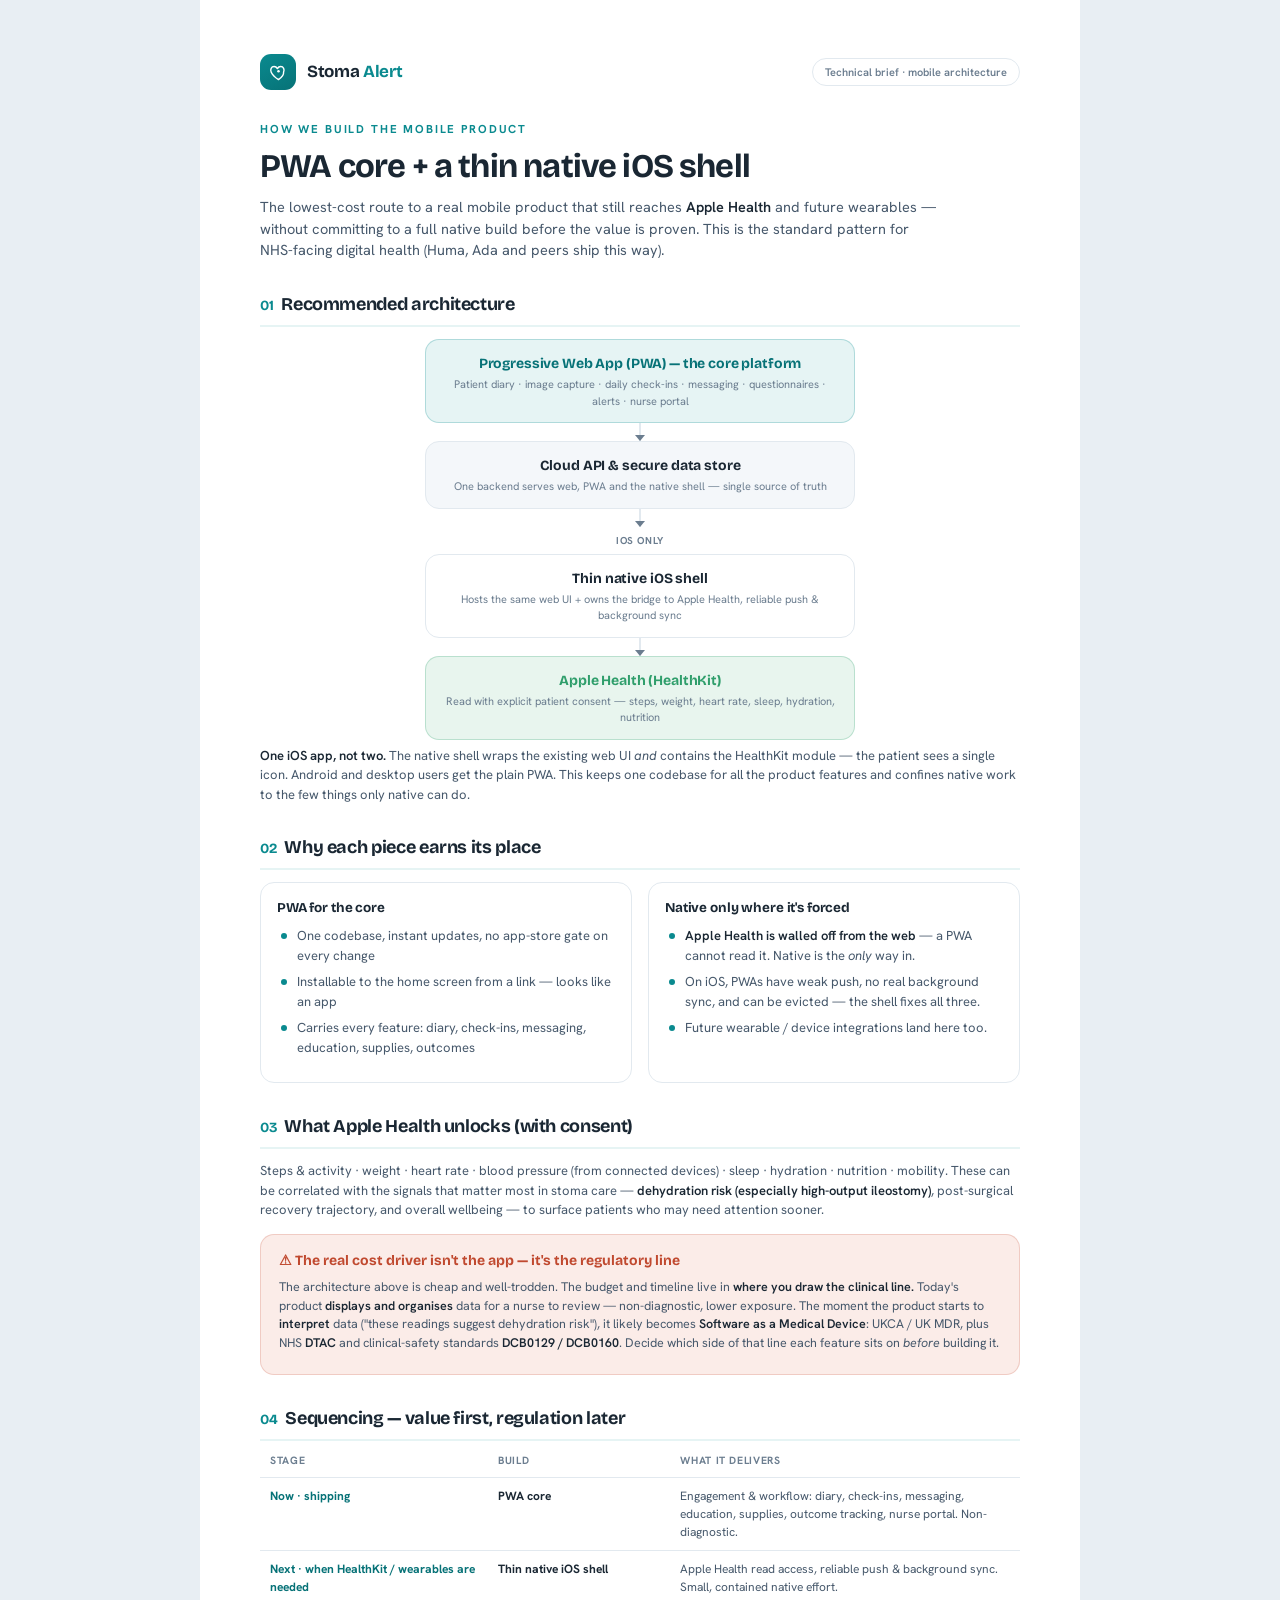
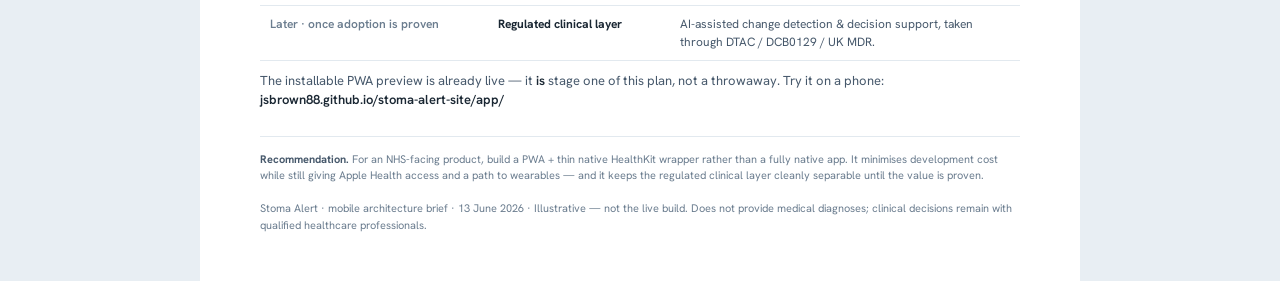
<file: _extras/stoma-alert-mobile-architecture-brief.html>
<!DOCTYPE html>
<html lang="en">
<head>
<meta charset="UTF-8">
<meta name="viewport" content="width=device-width, initial-scale=1.0">
<title>Stoma Alert — Mobile Architecture Brief</title>
<link rel="preconnect" href="https://fonts.googleapis.com">
<link rel="preconnect" href="https://fonts.gstatic.com" crossorigin>
<link href="https://fonts.googleapis.com/css2?family=Bricolage+Grotesque:opsz,wght@12..96,500;12..96,600;12..96,700;12..96,800&family=Hanken+Grotesk:wght@400;500;600;700&display=swap" rel="stylesheet">
<style>
  :root{
    --ink:#1a2733; --slate:#46586b; --mist:#6b7d8f; --line:#e2e9ef;
    --paper:#fff; --wash:#f4f7fa; --teal:#0a8a8f; --teal-deep:#077277; --teal-soft:#e6f4f4;
    --green:#2f9e6b; --green-soft:#e8f5ee; --amber:#c98a17; --amber-soft:#fbf2df;
    --red:#c0492f; --red-soft:#fbece8;
    --display:"Bricolage Grotesque",sans-serif; --ui:"Hanken Grotesk",-apple-system,sans-serif;
  }
  *{box-sizing:border-box;margin:0;padding:0;}
  body{font-family:var(--ui); color:var(--ink); line-height:1.5; background:#e8eef3;}
  .page{max-width:880px; margin:0 auto; background:var(--paper); padding:54px 60px 48px;}
  @page{size:A4; margin:14mm;}

  .brand{display:flex; align-items:center; gap:11px; margin-bottom:30px;}
  .brand .mark{width:36px; height:36px; border-radius:11px; background:linear-gradient(150deg,var(--teal),var(--teal-deep));
    display:flex; align-items:center; justify-content:center;}
  .brand .name{font-family:var(--display); font-weight:700; font-size:17px; letter-spacing:-.02em;}
  .brand .name b{color:var(--teal);}
  .brand .tag{margin-left:auto; font-size:11px; color:var(--mist); font-weight:600; border:1px solid var(--line);
    padding:5px 12px; border-radius:100px;}

  .eyebrow{font-size:11.5px; font-weight:700; letter-spacing:.16em; text-transform:uppercase; color:var(--teal); margin-bottom:12px;}
  h1{font-family:var(--display); font-weight:700; letter-spacing:-.025em; line-height:1.05; font-size:33px; margin-bottom:12px;}
  .lede{font-size:14.5px; color:var(--slate); max-width:680px; margin-bottom:8px;}
  .lede b{color:var(--ink); font-weight:600;}

  h2{font-family:var(--display); font-weight:700; font-size:18px; letter-spacing:-.02em; margin:30px 0 12px;
     padding-bottom:7px; border-bottom:2px solid var(--teal-soft);}
  h2 .n{color:var(--teal); font-size:14px; margin-right:8px;}

  p{font-size:13px; color:var(--slate); margin-bottom:10px;}
  p b, li b{color:var(--ink); font-weight:600;}
  ul{margin:0 0 10px; padding-left:0; list-style:none;}
  li{font-size:13px; color:var(--slate); margin-bottom:7px; padding-left:20px; position:relative;}
  li::before{content:""; position:absolute; left:4px; top:7px; width:6px; height:6px; border-radius:50%; background:var(--teal);}

  /* architecture diagram */
  .arch{display:flex; flex-direction:column; align-items:center; gap:0; margin:8px 0 6px;}
  .node{border-radius:14px; padding:13px 18px; text-align:center; width:100%; max-width:430px; border:1px solid var(--line);}
  .node .nt{font-family:var(--display); font-weight:700; font-size:14px; letter-spacing:-.01em;}
  .node .nd{font-size:11px; color:var(--mist); margin-top:2px;}
  .node.core{background:var(--teal-soft); border-color:rgba(10,138,143,.25);}
  .node.core .nt{color:var(--teal-deep);}
  .node.shell{background:var(--paper);}
  .node.cloud{background:var(--wash);}
  .node.health{background:var(--green-soft); border-color:rgba(47,158,107,.25);}
  .node.health .nt{color:var(--green);}
  .conn{width:2px; height:18px; background:var(--line); position:relative;}
  .conn::after{content:""; position:absolute; bottom:0; left:50%; transform:translateX(-50%);
    border-left:5px solid transparent; border-right:5px solid transparent; border-top:6px solid var(--mist);}
  .arch .lbl{font-size:10px; font-weight:700; letter-spacing:.06em; text-transform:uppercase; color:var(--mist); margin:6px 0;}

  .two{display:grid; grid-template-columns:1fr 1fr; gap:16px; margin-top:4px;}
  .box{border:1px solid var(--line); border-radius:14px; padding:15px 16px;}
  .box.amber{background:var(--amber-soft); border-color:rgba(201,138,23,.25);}
  .box h3{font-family:var(--display); font-weight:700; font-size:13.5px; margin-bottom:8px; letter-spacing:-.01em;}
  .box.amber h3{color:var(--amber);}

  .callout{background:var(--red-soft); border:1px solid rgba(192,73,47,.2); border-radius:14px; padding:15px 18px; margin:14px 0;}
  .callout h3{font-family:var(--display); font-weight:700; font-size:14px; color:var(--red); margin-bottom:7px;}
  .callout p{margin-bottom:6px; font-size:12.5px;}

  table{width:100%; border-collapse:collapse; margin:6px 0 10px; font-size:12px;}
  th{text-align:left; font-size:10.5px; font-weight:700; letter-spacing:.06em; text-transform:uppercase; color:var(--mist);
     padding:0 10px 8px; border-bottom:1px solid var(--line);}
  td{padding:9px 10px; border-bottom:1px solid var(--line); color:var(--slate); vertical-align:top;}
  td b{color:var(--ink);}
  .phase-now{color:var(--teal-deep); font-weight:700;}
  .phase-next{color:var(--mist); font-weight:600;}

  .foot{margin-top:26px; padding-top:14px; border-top:1px solid var(--line); font-size:11px; color:var(--mist); line-height:1.5;}
  .foot b{color:var(--slate);}
</style>
</head>
<body>
<div class="page">

  <div class="brand">
    <span class="mark"><svg width="19" height="19" viewBox="0 0 24 24" fill="none"><path d="M12 21s-7-4.6-9.2-9.4C1.2 8 3 4.5 6.4 4.5c2 0 3.4 1.2 4.2 2.6.8-1.4 2.2-2.6 4.2-2.6 3.4 0 5.2 3.5 3.6 7.1C19 16.4 12 21 12 21Z" stroke="#fff" stroke-width="1.8" stroke-linejoin="round"/><circle cx="12" cy="10.5" r="1.6" fill="#fff"/></svg></span>
    <span class="name">Stoma <b>Alert</b></span>
    <span class="tag">Technical brief · mobile architecture</span>
  </div>

  <div class="eyebrow">How we build the mobile product</div>
  <h1>PWA core + a thin native iOS shell</h1>
  <p class="lede">The lowest-cost route to a real mobile product that still reaches <b>Apple Health</b> and future wearables — without committing to a full native build before the value is proven. This is the standard pattern for NHS-facing digital health (Huma, Ada and peers ship this way).</p>

  <h2><span class="n">01</span>Recommended architecture</h2>
  <div class="arch">
    <div class="node core"><div class="nt">Progressive Web App (PWA) — the core platform</div><div class="nd">Patient diary · image capture · daily check-ins · messaging · questionnaires · alerts · nurse portal</div></div>
    <div class="conn"></div>
    <div class="node cloud"><div class="nt">Cloud API &amp; secure data store</div><div class="nd">One backend serves web, PWA and the native shell — single source of truth</div></div>
    <div class="conn"></div>
    <div class="lbl">iOS only</div>
    <div class="node shell"><div class="nt">Thin native iOS shell</div><div class="nd">Hosts the same web UI + owns the bridge to Apple Health, reliable push &amp; background sync</div></div>
    <div class="conn"></div>
    <div class="node health"><div class="nt">Apple Health (HealthKit)</div><div class="nd">Read with explicit patient consent — steps, weight, heart rate, sleep, hydration, nutrition</div></div>
  </div>
  <p style="margin-top:6px"><b>One iOS app, not two.</b> The native shell wraps the existing web UI <i>and</i> contains the HealthKit module — the patient sees a single icon. Android and desktop users get the plain PWA. This keeps one codebase for all the product features and confines native work to the few things only native can do.</p>

  <h2><span class="n">02</span>Why each piece earns its place</h2>
  <div class="two">
    <div class="box">
      <h3>PWA for the core</h3>
      <ul>
        <li>One codebase, instant updates, no app-store gate on every change</li>
        <li>Installable to the home screen from a link — looks like an app</li>
        <li>Carries every feature: diary, check-ins, messaging, education, supplies, outcomes</li>
      </ul>
    </div>
    <div class="box">
      <h3>Native only where it's forced</h3>
      <ul>
        <li><b>Apple Health is walled off from the web</b> — a PWA cannot read it. Native is the <i>only</i> way in.</li>
        <li>On iOS, PWAs have weak push, no real background sync, and can be evicted — the shell fixes all three.</li>
        <li>Future wearable / device integrations land here too.</li>
      </ul>
    </div>
  </div>

  <h2><span class="n">03</span>What Apple Health unlocks (with consent)</h2>
  <p>Steps &amp; activity · weight · heart rate · blood pressure (from connected devices) · sleep · hydration · nutrition · mobility. These can be correlated with the signals that matter most in stoma care — <b>dehydration risk (especially high-output ileostomy)</b>, post-surgical recovery trajectory, and overall wellbeing — to surface patients who may need attention sooner.</p>

  <div class="callout">
    <h3>⚠ The real cost driver isn't the app — it's the regulatory line</h3>
    <p>The architecture above is cheap and well-trodden. The budget and timeline live in <b>where you draw the clinical line.</b> Today's product <b>displays and organises</b> data for a nurse to review — non-diagnostic, lower exposure. The moment the product starts to <b>interpret</b> data ("these readings suggest dehydration risk"), it likely becomes <b>Software as a Medical Device</b>: UKCA / UK MDR, plus NHS <b>DTAC</b> and clinical-safety standards <b>DCB0129 / DCB0160</b>. Decide which side of that line each feature sits on <i>before</i> building it.</p>
  </div>

  <h2><span class="n">04</span>Sequencing — value first, regulation later</h2>
  <table>
    <thead><tr><th style="width:30%">Stage</th><th style="width:24%">Build</th><th>What it delivers</th></tr></thead>
    <tbody>
      <tr><td class="phase-now">Now · shipping</td><td><b>PWA core</b></td><td>Engagement &amp; workflow: diary, check-ins, messaging, education, supplies, outcome tracking, nurse portal. Non-diagnostic.</td></tr>
      <tr><td class="phase-now">Next · when HealthKit / wearables are needed</td><td><b>Thin native iOS shell</b></td><td>Apple Health read access, reliable push &amp; background sync. Small, contained native effort.</td></tr>
      <tr><td class="phase-next">Later · once adoption is proven</td><td><b>Regulated clinical layer</b></td><td>AI-assisted change detection &amp; decision support, taken through DTAC / DCB0129 / UK MDR.</td></tr>
    </tbody>
  </table>
  <p>The installable PWA preview is already live — it <b>is</b> stage one of this plan, not a throwaway. Try it on a phone: <b>jsbrown88.github.io/stoma-alert-site/app/</b></p>

  <div class="foot">
    <b>Recommendation.</b> For an NHS-facing product, build a PWA + thin native HealthKit wrapper rather than a fully native app. It minimises development cost while still giving Apple Health access and a path to wearables — and it keeps the regulated clinical layer cleanly separable until the value is proven.<br><br>
    Stoma Alert · mobile architecture brief · 13 June 2026 · Illustrative — not the live build. Does not provide medical diagnoses; clinical decisions remain with qualified healthcare professionals.
  </div>

</div>
</body>
</html>
</file>
